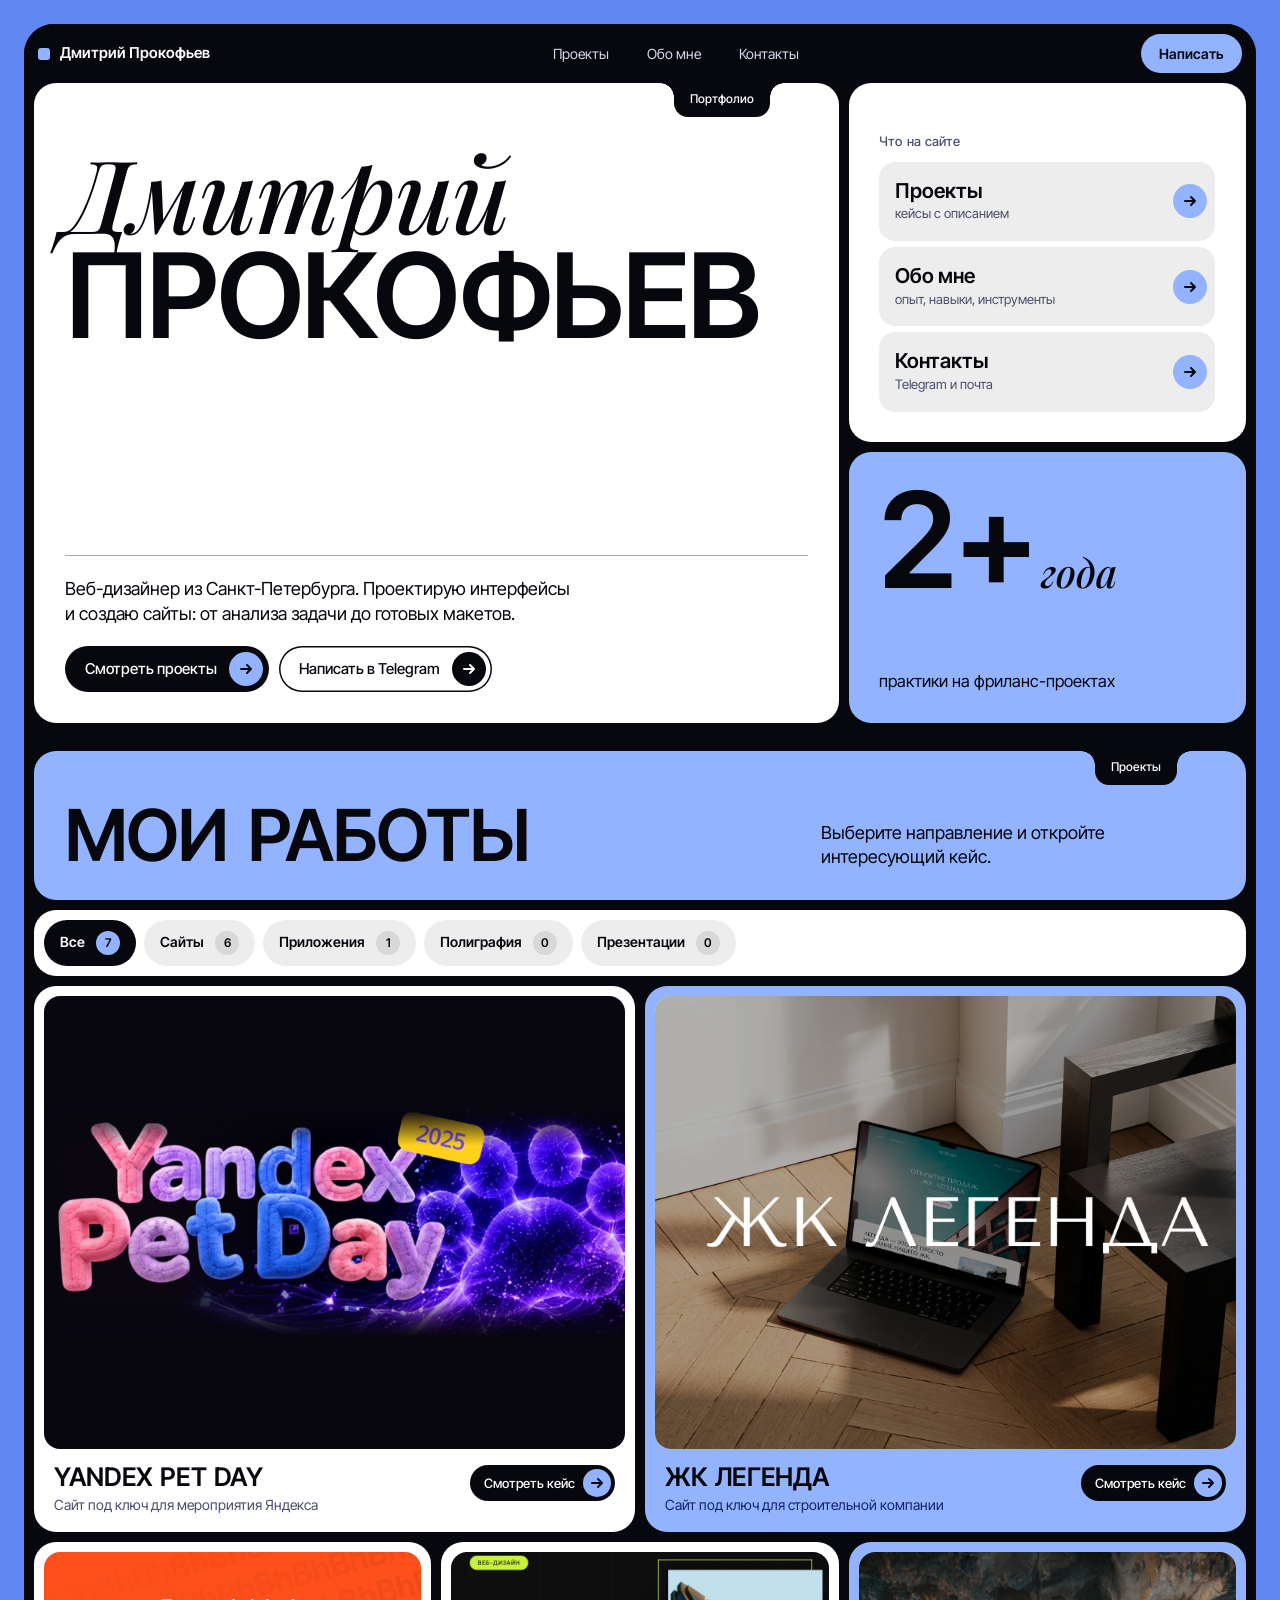
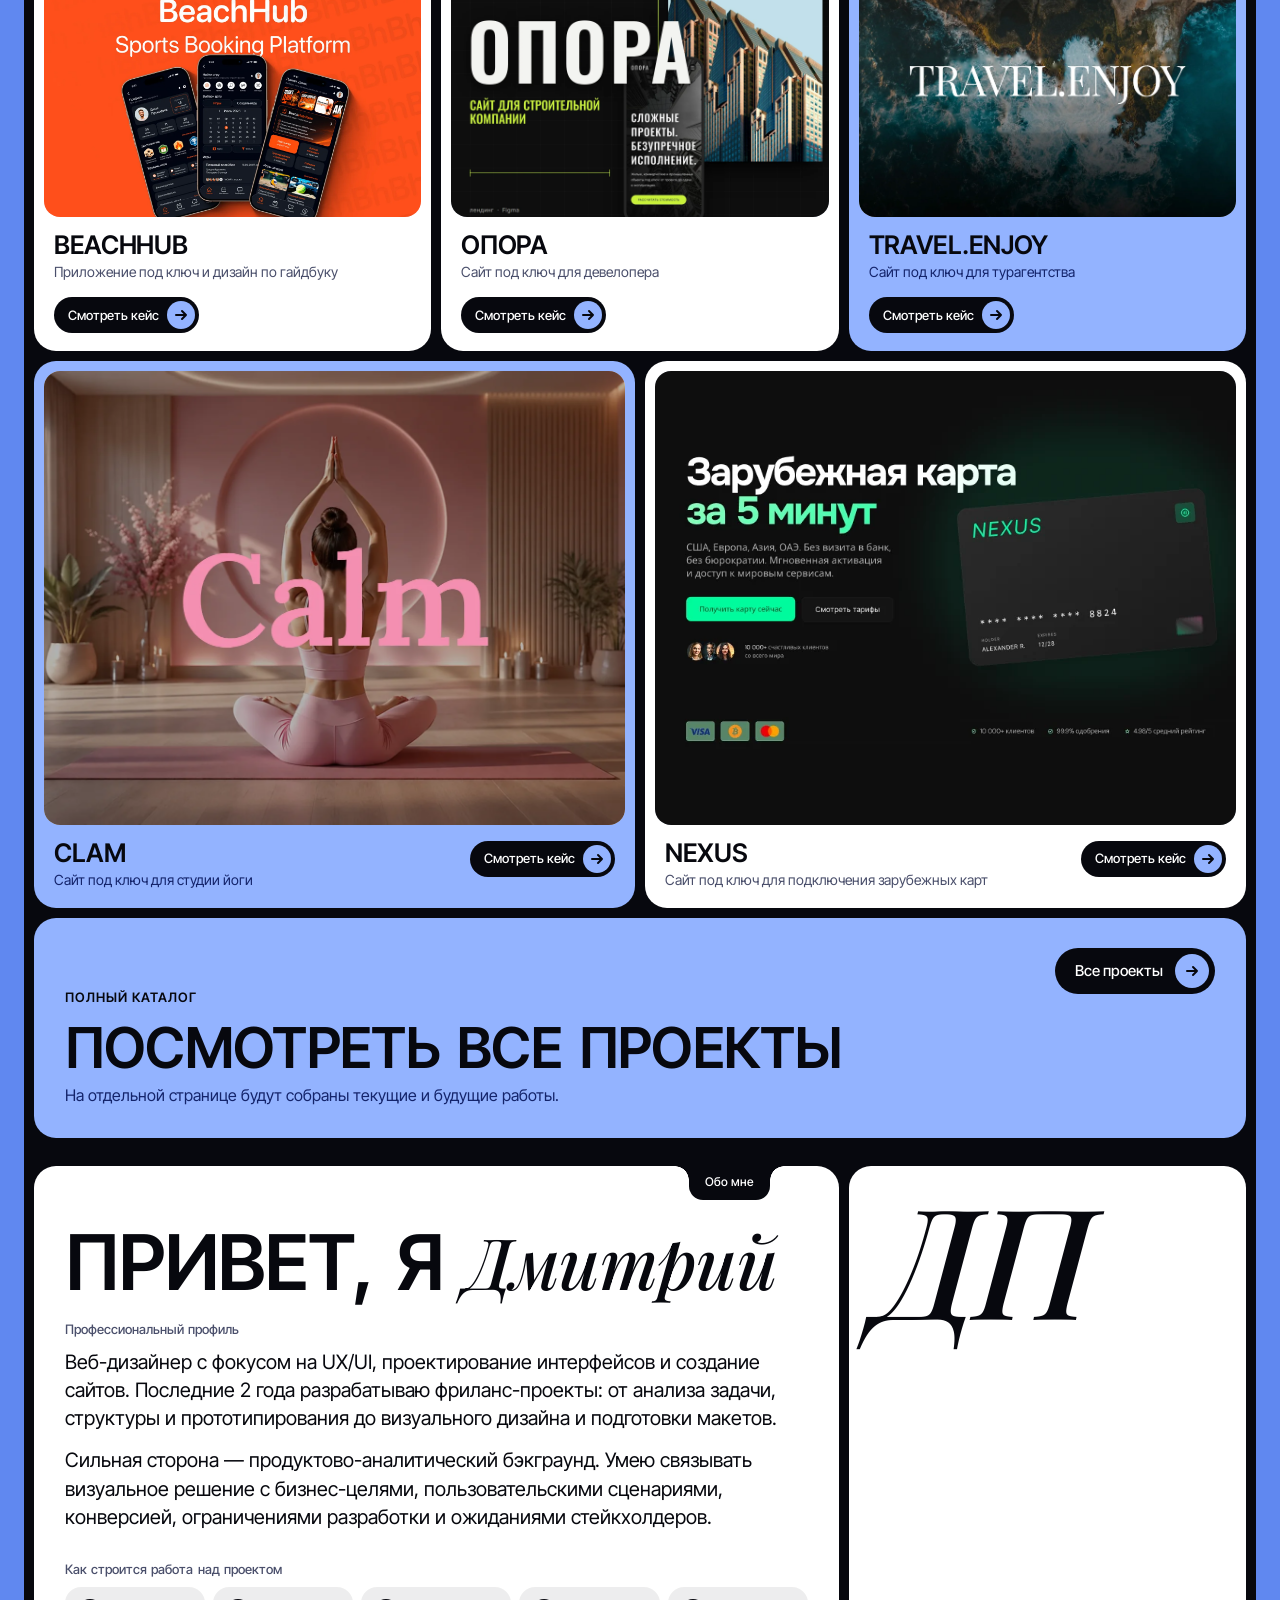
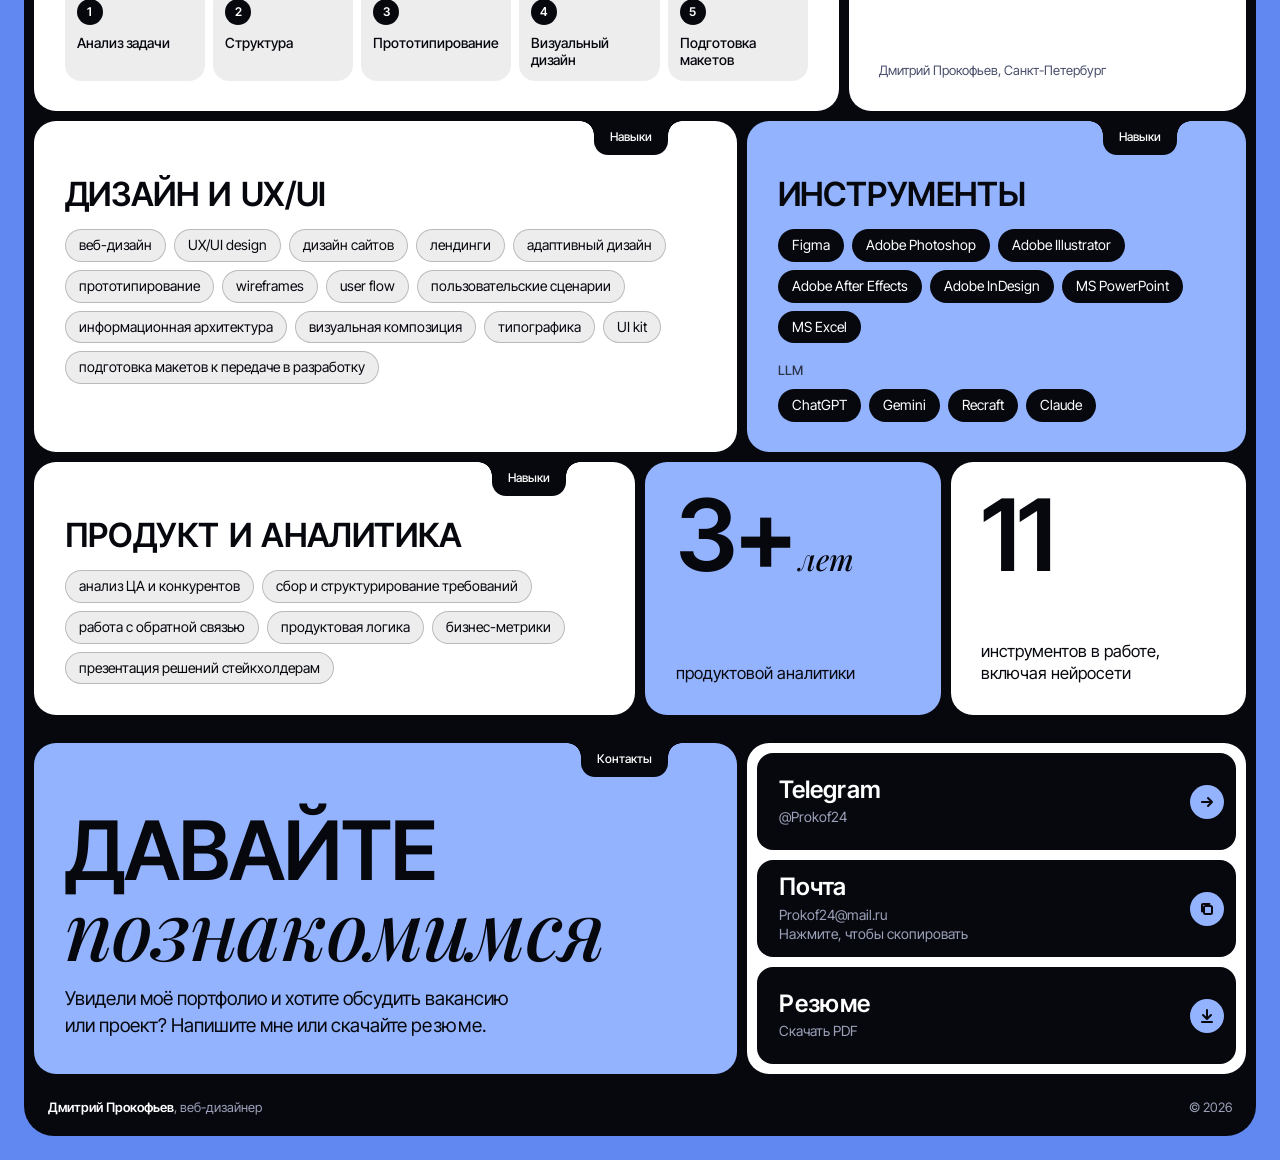
<file: index.html>
<!DOCTYPE html>
<html lang="ru">
<head>
<meta charset="utf-8">
<meta name="viewport" content="width=device-width, initial-scale=1, viewport-fit=cover">
<title>Дмитрий Прокофьев&nbsp;— веб-дизайнер из&nbsp;Санкт-Петербурга</title>
<meta name="description" content="Дмитрий Прокофьев — веб-дизайнер, UX/UI. Проекты, навыки и контакты.">
<meta name="theme-color" content="#6088f0">
<link rel="preconnect" href="https://fonts.googleapis.com">
<link rel="preconnect" href="https://fonts.gstatic.com" crossorigin>
<link href="https://fonts.googleapis.com/css2?family=Inter+Tight:wght@400;500;600&family=Playfair+Display:ital,wght@1,500&display=swap" rel="stylesheet">
<link rel="stylesheet" href="css/style.css">
</head>
<body>
<div class="frame">
<header class="nav">
  <a class="brand" href="#top">Дмитрий Прокофьев</a>
  <ul id="menu"><li><a href="#projects">Проекты</a></li><li><a href="#about">Обо&nbsp;мне</a></li><li><a href="#contacts">Контакты</a></li></ul>
  <a class="nav-cta" href="https://t.me/Prokof24" target="_blank" rel="noopener">Написать</a>
  <button class="burger" type="button" aria-label="Меню" aria-expanded="false" aria-controls="menu"><i></i><i></i><i></i></button>
</header>

<main class="bento">

<section class="card hero c8 r2" id="top">
  <span class="tab">Портфолио</span>
  <h1><i>Дмитрий</i>Прокофьев</h1>
  <div class="low">
    <p>Веб-дизайнер из&nbsp;Санкт-Петербурга. Проектирую интерфейсы и&nbsp;создаю сайты: от&nbsp;анализа задачи до&nbsp;готовых макетов.</p>
    <div class="btns">
      <a class="pill" href="#projects">Смотреть проекты <span class="dot"><svg viewBox="0 0 16 16" aria-hidden="true"><path d="M3 8h10M9 4l4 4-4 4"/></svg></span></a>
      <a class="pill ghost" href="https://t.me/Prokof24" target="_blank" rel="noopener">Написать в&nbsp;Telegram <span class="dot"><svg viewBox="0 0 16 16" aria-hidden="true"><path d="M3 8h10M9 4l4 4-4 4"/></svg></span></a>
    </div>
  </div>
</section>

<nav class="card toc c4" aria-label="Разделы сайта">
  <h2>Что&nbsp;на&nbsp;сайте</h2>
  <a href="#projects"><span><b>Проекты</b><small>кейсы с&nbsp;описанием</small></span><span class="go"><svg viewBox="0 0 16 16" aria-hidden="true"><path d="M3 8h10M9 4l4 4-4 4"/></svg></span></a>
  <a href="#about"><span><b>Обо&nbsp;мне</b><small>опыт, навыки, инструменты</small></span><span class="go"><svg viewBox="0 0 16 16" aria-hidden="true"><path d="M3 8h10M9 4l4 4-4 4"/></svg></span></a>
  <a href="#contacts"><span><b>Контакты</b><small>Telegram и&nbsp;почта</small></span><span class="go"><svg viewBox="0 0 16 16" aria-hidden="true"><path d="M3 8h10M9 4l4 4-4 4"/></svg></span></a>
</nav>

<div class="card accent stat m c4">
  <div class="big">2+<span class="u">года</span></div>
  <p>практики на&nbsp;фриланс-проектах</p>
</div>

<div class="sp" aria-hidden="true"></div>

<div class="card accent sechead c12" id="projects">
  <span class="tab">Проекты</span>
  <h2>Мои&nbsp;работы</h2>
  <p>Выберите направление и&nbsp;откройте интересующий кейс.</p>
</div>

<div class="card project-tools c12">
  <div class="project-filters" data-project-filters role="group" aria-label="Фильтр проектов">
    <button class="project-filter is-active" type="button" data-project-filter="all" aria-pressed="true">Все <span>7</span></button>
    <button class="project-filter" type="button" data-project-filter="sites" aria-pressed="false">Сайты <span>6</span></button>
    <button class="project-filter" type="button" data-project-filter="apps" aria-pressed="false">Приложения <span>1</span></button>
    <button class="project-filter" type="button" data-project-filter="print" aria-pressed="false">Полиграфия <span>0</span></button>
    <button class="project-filter" type="button" data-project-filter="presentations" aria-pressed="false">Презентации <span>0</span></button>
  </div>
</div>

<div class="project-grid c12" data-project-grid>
<a class="card proj c6" href="cases/yandex-pet-day.html" data-project-card data-category="sites">
  <div class="shot"><img src="img/yandex.webp" alt="Yandex Pet Day" loading="lazy"></div>
  <div class="in"><div><h3>Yandex Pet&nbsp;Day</h3><p>Сайт под&nbsp;ключ для&nbsp;мероприятия Яндекса</p></div><span class="pill sm">Смотреть кейс <span class="dot"><svg viewBox="0 0 16 16" aria-hidden="true"><path d="M3 8h10M9 4l4 4-4 4"/></svg></span></span></div>
</a>
<a class="card proj c6 accent" href="cases/zhk-legenda.html" data-project-card data-category="sites">
  <div class="shot"><img src="img/zhk.webp" alt="ЖК Легенда" loading="lazy"></div>
  <div class="in"><div><h3>ЖК&nbsp;Легенда</h3><p>Сайт под&nbsp;ключ для&nbsp;строительной компании</p></div><span class="pill sm">Смотреть кейс <span class="dot"><svg viewBox="0 0 16 16" aria-hidden="true"><path d="M3 8h10M9 4l4 4-4 4"/></svg></span></span></div>
</a>
<a class="card proj c4" href="cases/beachhub.html" data-project-card data-category="apps">
  <div class="shot"><img src="img/beachhub.webp" alt="BeachHub" loading="lazy"></div>
  <div class="in"><div><h3>BeachHub</h3><p>Приложение под&nbsp;ключ и&nbsp;дизайн по&nbsp;гайдбуку</p></div><span class="pill sm">Смотреть кейс <span class="dot"><svg viewBox="0 0 16 16" aria-hidden="true"><path d="M3 8h10M9 4l4 4-4 4"/></svg></span></span></div>
</a>
<a class="card proj c4" href="cases/opora.html" data-project-card data-category="sites">
  <div class="shot"><img src="img/opora.webp" alt="Опора" loading="lazy"></div>
  <div class="in"><div><h3>Опора</h3><p>Сайт под&nbsp;ключ для&nbsp;девелопера</p></div><span class="pill sm">Смотреть кейс <span class="dot"><svg viewBox="0 0 16 16" aria-hidden="true"><path d="M3 8h10M9 4l4 4-4 4"/></svg></span></span></div>
</a>
<a class="card proj c4 accent" href="cases/travel-enjoy.html" data-project-card data-category="sites">
  <div class="shot"><img src="img/travel.webp" alt="Travel.Enjoy" loading="lazy"></div>
  <div class="in"><div><h3>Travel.Enjoy</h3><p>Сайт под&nbsp;ключ для&nbsp;турагентства</p></div><span class="pill sm">Смотреть кейс <span class="dot"><svg viewBox="0 0 16 16" aria-hidden="true"><path d="M3 8h10M9 4l4 4-4 4"/></svg></span></span></div>
</a>
<a class="card proj c6 accent" href="cases/calm.html" data-project-card data-category="sites">
  <div class="shot"><img src="img/Clam.webp" alt="Clam" loading="lazy"></div>
  <div class="in"><div><h3>Clam</h3><p>Сайт под&nbsp;ключ для&nbsp;студии йоги</p></div><span class="pill sm">Смотреть кейс <span class="dot"><svg viewBox="0 0 16 16" aria-hidden="true"><path d="M3 8h10M9 4l4 4-4 4"/></svg></span></span></div>
</a>
<a class="card proj c6" href="cases/nexus.html" data-project-card data-category="sites">
  <div class="shot"><img src="img/nexus.webp" alt="Nexus" loading="lazy"></div>
  <div class="in"><div><h3>Nexus</h3><p>Сайт под&nbsp;ключ для&nbsp;подключения зарубежных карт</p></div><span class="pill sm">Смотреть кейс <span class="dot"><svg viewBox="0 0 16 16" aria-hidden="true"><path d="M3 8h10M9 4l4 4-4 4"/></svg></span></span></div>
</a>

<div class="card project-empty c12" data-project-empty hidden aria-live="polite">
  <span class="empty-mark" aria-hidden="true">+</span>
  <div><h3>Новые кейсы скоро</h3><p>Работы в&nbsp;этом направлении появятся здесь после публикации.</p></div>
</div>
</div>

<div class="card accent project-more c12">
  <div><span class="eyebrow">Полный каталог</span><h3>Посмотреть все проекты</h3><p>На отдельной странице будут собраны текущие и&nbsp;будущие работы.</p></div>
  <a class="pill" href="projects.html">Все проекты <span class="dot"><svg viewBox="0 0 16 16" aria-hidden="true"><path d="M3 8h10M9 4l4 4-4 4"/></svg></span></a>
</div>

<div class="sp" aria-hidden="true"></div>

<section class="card about c8" id="about">
  <span class="tab">Обо&nbsp;мне</span>
  <h2>Привет, я&nbsp;<i>Дмитрий</i></h2>
  <div class="lead">
    <h3>Профессиональный профиль</h3>
    <p>Веб-дизайнер с&nbsp;фокусом на&nbsp;UX/UI, проектирование интерфейсов и&nbsp;создание сайтов. Последние 2&nbsp;года разрабатываю фриланс-проекты: от&nbsp;анализа задачи, структуры и&nbsp;прототипирования до&nbsp;визуального дизайна и&nbsp;подготовки макетов.</p>
    <p>Сильная сторона&nbsp;— продуктово-аналитический бэкграунд. Умею связывать визуальное решение с&nbsp;бизнес-целями, пользовательскими сценариями, конверсией, ограничениями разработки и&nbsp;ожиданиями стейкхолдеров.</p>
  </div>
  <h3 class="flow-h">Как&nbsp;строится работа над&nbsp;проектом</h3>
  <ol class="flow"><li><span>1</span>Анализ задачи</li><li><span>2</span>Структура</li><li><span>3</span>Прототипирование</li><li><span>4</span>Визуальный дизайн</li><li><span>5</span>Подготовка макетов</li></ol>
</section>

<figure class="card ava c4" style="margin:0">
  <span class="ini" aria-hidden="true">ДП</span>
  <!-- ЗАМЕНИТЬ: положите свою фотографию в img/dmitry.webp и раскомментируйте строку ниже -->
  <!-- <img src="img/dmitry.webp" alt="Дмитрий Прокофьев"> -->
  <small>Дмитрий Прокофьев, Санкт-Петербург</small>
</figure>

<section class="card skills c7">
  <span class="tab">Навыки</span>
  <h2>Дизайн и&nbsp;UX/UI</h2>
  <ul class="chips"><li class="chip">веб-дизайн</li><li class="chip">UX/UI&nbsp;design</li><li class="chip">дизайн сайтов</li><li class="chip">лендинги</li><li class="chip">адаптивный дизайн</li><li class="chip">прототипирование</li><li class="chip">wireframes</li><li class="chip">user flow</li><li class="chip">пользовательские сценарии</li><li class="chip">информационная архитектура</li><li class="chip">визуальная композиция</li><li class="chip">типографика</li><li class="chip">UI&nbsp;kit</li><li class="chip">подготовка макетов к&nbsp;передаче в&nbsp;разработку</li></ul>
</section>

<section class="card accent skills c5">
  <span class="tab">Навыки</span>
  <h2>Инструменты</h2>
  <ul class="chips"><li class="chip">Figma</li><li class="chip">Adobe Photoshop</li><li class="chip">Adobe Illustrator</li><li class="chip">Adobe After Effects</li><li class="chip">Adobe InDesign</li><li class="chip">MS&nbsp;PowerPoint</li><li class="chip">MS&nbsp;Excel</li></ul>
  <p class="sub">LLM</p>
  <ul class="chips"><li class="chip">ChatGPT</li><li class="chip">Gemini</li><li class="chip">Recraft</li><li class="chip">Claude</li></ul>
</section>

<section class="card skills c6">
  <span class="tab">Навыки</span>
  <h2>Продукт и&nbsp;аналитика</h2>
  <ul class="chips"><li class="chip">анализ ЦА&nbsp;и&nbsp;конкурентов</li><li class="chip">сбор и&nbsp;структурирование требований</li><li class="chip">работа с&nbsp;обратной связью</li><li class="chip">продуктовая логика</li><li class="chip">бизнес-метрики</li><li class="chip">презентация решений стейкхолдерам</li></ul>
</section>

<div class="card accent stat s c3 sm">
  <div class="big">3+<span class="u">лет</span></div>
  <p>продуктовой аналитики</p>
</div>

<div class="card stat s c3 sm">
  <div class="big">11</div>
  <p>инструментов в&nbsp;работе, включая нейросети</p>
</div>

<div class="sp" aria-hidden="true"></div>

<section class="card accent cont c7" id="contacts">
  <span class="tab">Контакты</span>
  <h2>Давайте <i>познакомимся</i></h2>
  <p>Увидели моё&nbsp;портфолио и&nbsp;хотите обсудить вакансию или&nbsp;проект? Напишите мне&nbsp;или&nbsp;скачайте <span class="rz">резюме</span>.</p>
</section>

<div class="card links c5">
  <!-- Резюме: положите файл resume.pdf рядом с index.html (в корень сайта) -->
  <a class="lnk" href="https://t.me/Prokof24" target="_blank" rel="noopener"><span>Telegram<small>@Prokof24</small></span> <span class="go"><svg viewBox="0 0 16 16" aria-hidden="true"><path d="M3 8h10M9 4l4 4-4 4"/></svg></span></a>
  <button class="lnk" type="button" data-copy="Prokof24@mail.ru"><span>Почта<small>Prokof24@mail.ru</small><small class="hint" data-s>Нажмите, чтобы скопировать</small></span> <span class="go"><svg viewBox="0 0 16 16" aria-hidden="true"><rect x="5" y="5" width="8" height="8" rx="1.5"/><path d="M3 10.5V4a1 1 0 0 1 1-1h6.5"/></svg></span></button>
  <a class="lnk" href="resume.pdf" download="Прокофьев_Дмитрий_резюме.pdf"><span><span class="rz">Резюме</span><small>Скачать PDF</small></span> <span class="go"><svg viewBox="0 0 16 16" aria-hidden="true"><path d="M8 2v9M4 7l4 4 4-4M3 14h10"/></svg></span></a>
</div>

<footer class="foot">
  <span><b>Дмитрий Прокофьев</b>, веб-дизайнер</span>
  <span>© 2026</span>
</footer>

</main>
</div>
<script src="js/main.js" defer></script>
</body>
</html>
</file>
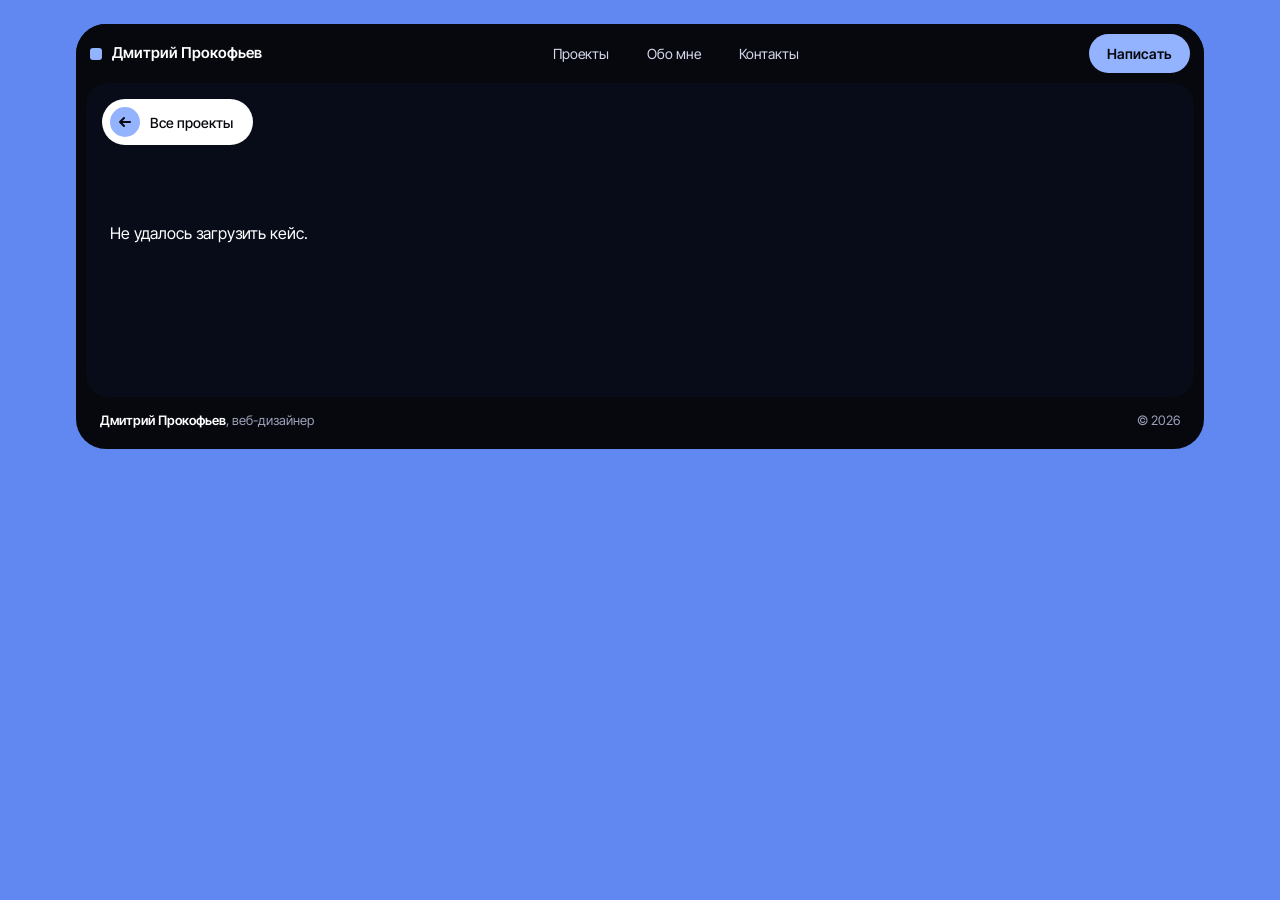
<file: case.html>
<!DOCTYPE html>
<html lang="ru">
<head>
<meta charset="utf-8">
<meta name="viewport" content="width=device-width, initial-scale=1, viewport-fit=cover">
<title>Кейс | Дмитрий Прокофьев</title>
<link rel="preconnect" href="https://fonts.googleapis.com">
<link rel="preconnect" href="https://fonts.gstatic.com" crossorigin>
<link href="https://fonts.googleapis.com/css2?family=Inter+Tight:wght@400;500;600&family=Playfair+Display:ital,wght@1,500&display=swap" rel="stylesheet">
<link rel="stylesheet" href="css/style.css">
</head><body class="case">
<div class="frame">
<header class="nav">
  <a class="brand" href="index.html">Дмитрий Прокофьев</a>
  <ul id="menu"><li><a href="projects.html">Проекты</a></li><li><a href="index.html#about">Обо мне</a></li><li><a href="index.html#contacts">Контакты</a></li></ul>
  <a class="nav-cta" href="https://t.me/Prokof24" target="_blank" rel="noopener">Написать</a>
  <button class="burger" type="button" aria-label="Меню" aria-expanded="false" aria-controls="menu"><i></i><i></i><i></i></button>
</header>
<main class="cs" id="cs"><div class="cs-top"><a class="back" href="projects.html"><span class="go"><svg viewBox="0 0 16 16" aria-hidden="true"><path d="M3 8h10M9 4l4 4-4 4"/></svg></span>Все проекты</a></div><div class="stack" id="stack"></div><div class="cs-btns" id="btns"></div></main>
<footer class="foot">
  <span><b>Дмитрий Прокофьев</b>, веб-дизайнер</span>
  <span>© 2026</span>
</footer>
</div>
<a class="fab fab-back" href="projects.html" aria-label="Все проекты" title="Все проекты"><svg viewBox="0 0 16 16" aria-hidden="true"><path d="M13 8H3M7 4L3 8l4 4"/></svg></a>
<button class="fab fab-top" type="button" aria-label="Наверх" title="Наверх"><svg viewBox="0 0 16 16" aria-hidden="true"><path d="M8 13V3M4 7l4-4 4 4"/></svg></button>
<script src="js/main.js" defer></script>
<script src="js/cms.js" defer></script>
<script src="js/case.js" defer></script>
</body>
</html>
</file>
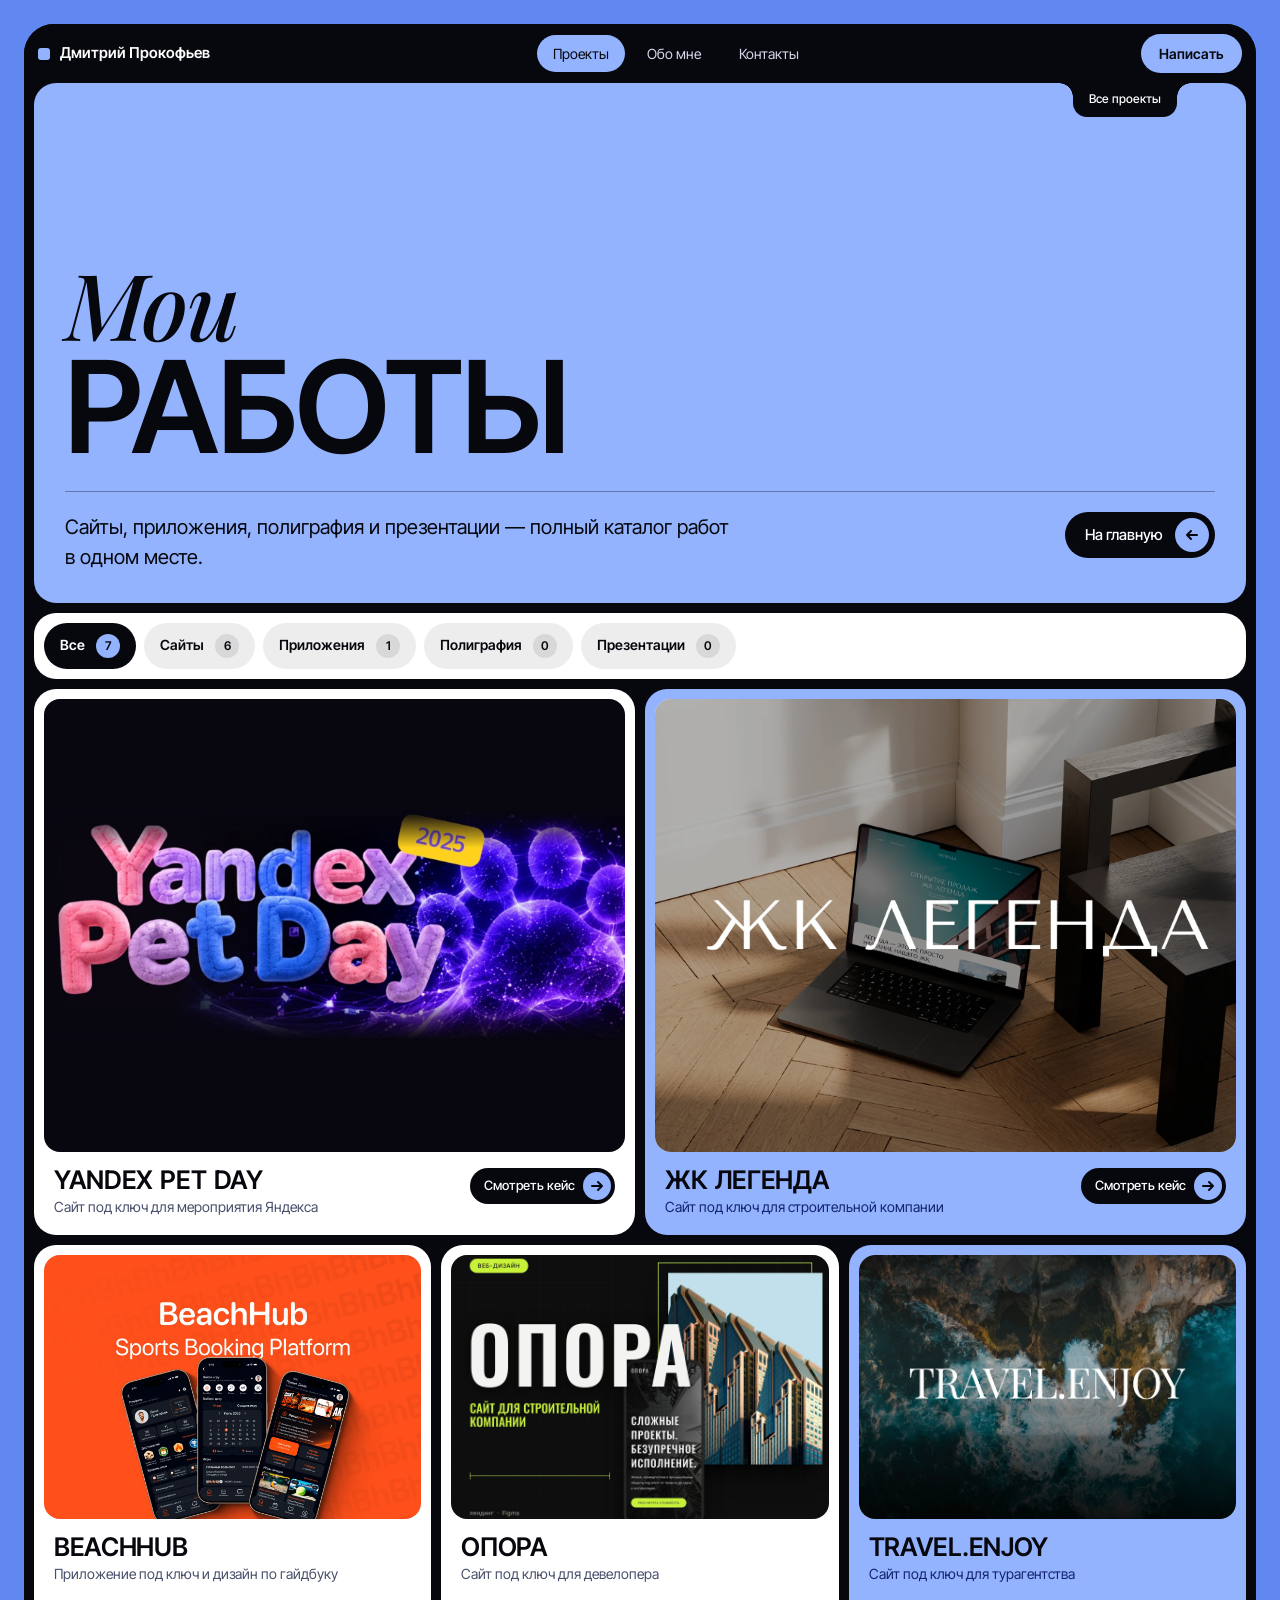
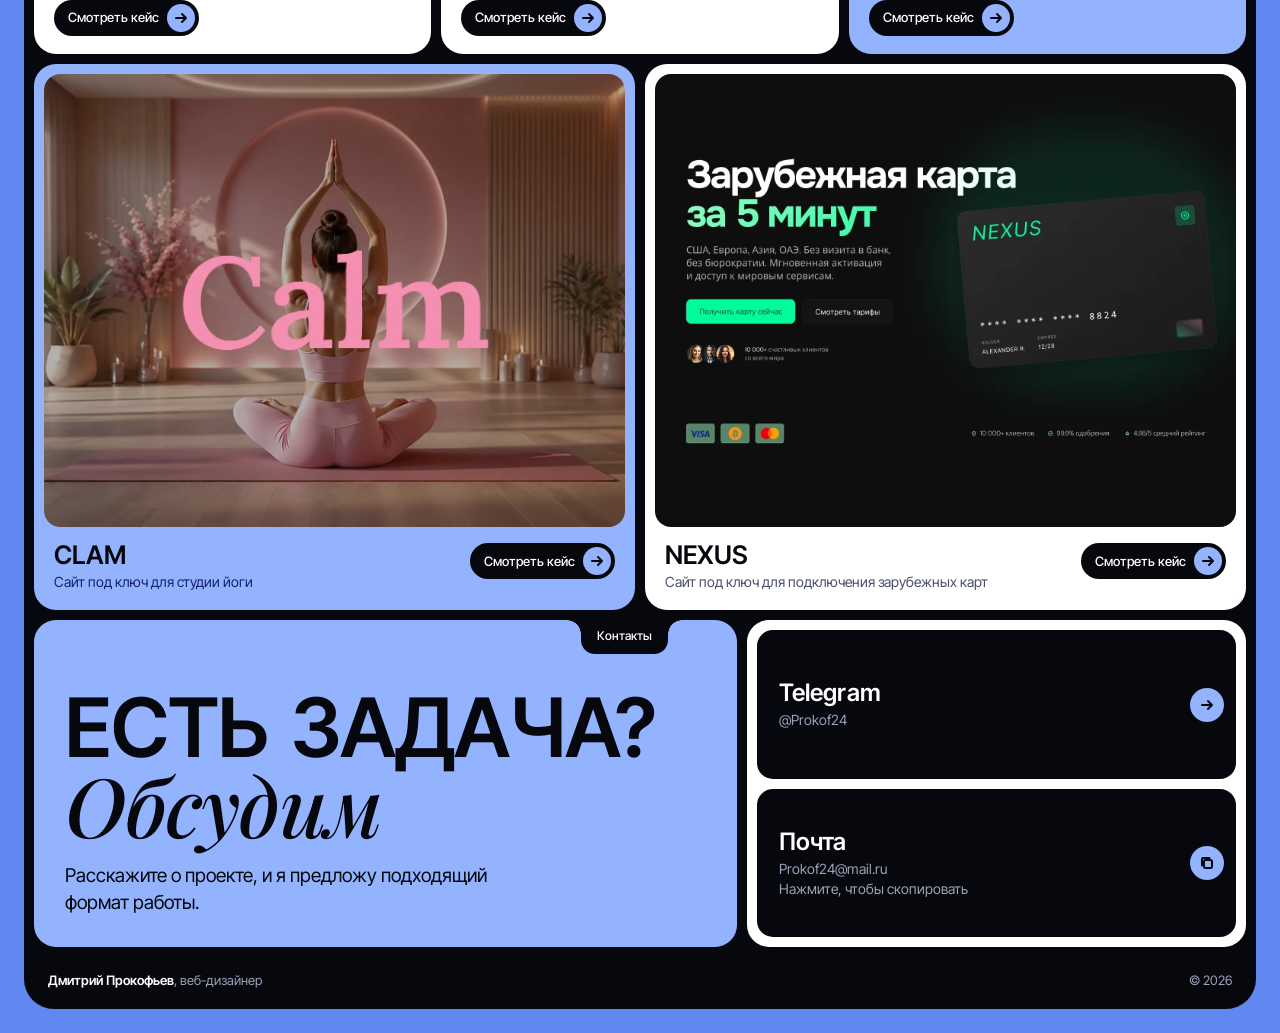
<file: projects.html>
<!DOCTYPE html>
<html lang="ru">
<head>
<meta charset="utf-8">
<meta name="viewport" content="width=device-width, initial-scale=1, viewport-fit=cover">
<title>Все проекты — Дмитрий Прокофьев</title>
<meta name="description" content="Все проекты Дмитрия Прокофьева: сайты, приложения, полиграфия и презентации.">
<meta name="theme-color" content="#6088f0">
<link rel="preconnect" href="https://fonts.googleapis.com">
<link rel="preconnect" href="https://fonts.gstatic.com" crossorigin>
<link href="https://fonts.googleapis.com/css2?family=Inter+Tight:wght@400;500;600&family=Playfair+Display:ital,wght@1,500&display=swap" rel="stylesheet">
<link rel="stylesheet" href="css/style.css">
</head>
<body>
<div class="frame">
<header class="nav">
  <a class="brand" href="index.html">Дмитрий Прокофьев</a>
  <ul id="menu"><li><a class="on" href="projects.html">Проекты</a></li><li><a href="index.html#about">Обо&nbsp;мне</a></li><li><a href="index.html#contacts">Контакты</a></li></ul>
  <a class="nav-cta" href="https://t.me/Prokof24" target="_blank" rel="noopener">Написать</a>
  <button class="burger" type="button" aria-label="Меню" aria-expanded="false" aria-controls="menu"><i></i><i></i><i></i></button>
</header>

<main class="bento">
<section class="card accent catalog-head c12">
  <span class="tab">Все проекты</span>
  <h1><i>Мои</i>работы</h1>
  <div class="catalog-intro">
    <p>Сайты, приложения, полиграфия и&nbsp;презентации&nbsp;— полный каталог работ в&nbsp;одном месте.</p>
    <a class="pill" href="index.html#projects">На главную <span class="dot"><svg viewBox="0 0 16 16" aria-hidden="true"><path d="M13 8H3M7 4L3 8l4 4"/></svg></span></a>
  </div>
</section>

<div class="card project-tools c12">
  <div class="project-filters" data-project-filters role="group" aria-label="Фильтр проектов">
    <button class="project-filter is-active" type="button" data-project-filter="all" aria-pressed="true">Все <span>7</span></button>
    <button class="project-filter" type="button" data-project-filter="sites" aria-pressed="false">Сайты <span>6</span></button>
    <button class="project-filter" type="button" data-project-filter="apps" aria-pressed="false">Приложения <span>1</span></button>
    <button class="project-filter" type="button" data-project-filter="print" aria-pressed="false">Полиграфия <span>0</span></button>
    <button class="project-filter" type="button" data-project-filter="presentations" aria-pressed="false">Презентации <span>0</span></button>
  </div>
</div>

<div class="project-grid c12" data-project-grid>
<a class="card proj c6" href="cases/yandex-pet-day.html" data-project-card data-category="sites">
  <div class="shot"><img src="img/yandex.webp" alt="Yandex Pet Day" loading="lazy"></div>
  <div class="in"><div><h3>Yandex Pet&nbsp;Day</h3><p>Сайт под&nbsp;ключ для&nbsp;мероприятия Яндекса</p></div><span class="pill sm">Смотреть кейс <span class="dot"><svg viewBox="0 0 16 16" aria-hidden="true"><path d="M3 8h10M9 4l4 4-4 4"/></svg></span></span></div>
</a>
<a class="card proj c6 accent" href="cases/zhk-legenda.html" data-project-card data-category="sites">
  <div class="shot"><img src="img/zhk.webp" alt="ЖК Легенда" loading="lazy"></div>
  <div class="in"><div><h3>ЖК&nbsp;Легенда</h3><p>Сайт под&nbsp;ключ для&nbsp;строительной компании</p></div><span class="pill sm">Смотреть кейс <span class="dot"><svg viewBox="0 0 16 16" aria-hidden="true"><path d="M3 8h10M9 4l4 4-4 4"/></svg></span></span></div>
</a>
<a class="card proj c4" href="cases/beachhub.html" data-project-card data-category="apps">
  <div class="shot"><img src="img/beachhub.webp" alt="BeachHub" loading="lazy"></div>
  <div class="in"><div><h3>BeachHub</h3><p>Приложение под&nbsp;ключ и&nbsp;дизайн по&nbsp;гайдбуку</p></div><span class="pill sm">Смотреть кейс <span class="dot"><svg viewBox="0 0 16 16" aria-hidden="true"><path d="M3 8h10M9 4l4 4-4 4"/></svg></span></span></div>
</a>
<a class="card proj c4" href="cases/opora.html" data-project-card data-category="sites">
  <div class="shot"><img src="img/opora.webp" alt="Опора" loading="lazy"></div>
  <div class="in"><div><h3>Опора</h3><p>Сайт под&nbsp;ключ для&nbsp;девелопера</p></div><span class="pill sm">Смотреть кейс <span class="dot"><svg viewBox="0 0 16 16" aria-hidden="true"><path d="M3 8h10M9 4l4 4-4 4"/></svg></span></span></div>
</a>
<a class="card proj c4 accent" href="cases/travel-enjoy.html" data-project-card data-category="sites">
  <div class="shot"><img src="img/travel.webp" alt="Travel.Enjoy" loading="lazy"></div>
  <div class="in"><div><h3>Travel.Enjoy</h3><p>Сайт под&nbsp;ключ для&nbsp;турагентства</p></div><span class="pill sm">Смотреть кейс <span class="dot"><svg viewBox="0 0 16 16" aria-hidden="true"><path d="M3 8h10M9 4l4 4-4 4"/></svg></span></span></div>
</a>
<a class="card proj c6 accent" href="cases/calm.html" data-project-card data-category="sites">
  <div class="shot"><img src="img/Clam.webp" alt="Clam" loading="lazy"></div>
  <div class="in"><div><h3>Clam</h3><p>Сайт под&nbsp;ключ для&nbsp;студии йоги</p></div><span class="pill sm">Смотреть кейс <span class="dot"><svg viewBox="0 0 16 16" aria-hidden="true"><path d="M3 8h10M9 4l4 4-4 4"/></svg></span></span></div>
</a>
<a class="card proj c6" href="cases/nexus.html" data-project-card data-category="sites">
  <div class="shot"><img src="img/nexus.webp" alt="Nexus" loading="lazy"></div>
  <div class="in"><div><h3>Nexus</h3><p>Сайт под&nbsp;ключ для&nbsp;подключения зарубежных карт</p></div><span class="pill sm">Смотреть кейс <span class="dot"><svg viewBox="0 0 16 16" aria-hidden="true"><path d="M3 8h10M9 4l4 4-4 4"/></svg></span></span></div>
</a>

<div class="card project-empty c12" data-project-empty hidden aria-live="polite">
  <span class="empty-mark" aria-hidden="true">+</span>
  <div><h3>Новые кейсы скоро</h3><p>Работы в&nbsp;этом направлении появятся здесь после публикации.</p></div>
</div>
</div>

<section class="card accent cont c7" id="contacts">
  <span class="tab">Контакты</span>
  <h2>Есть задача? <i>Обсудим</i></h2>
  <p>Расскажите о&nbsp;проекте, и&nbsp;я предложу подходящий формат работы.</p>
</section>
<div class="card links c5">
  <a class="lnk" href="https://t.me/Prokof24" target="_blank" rel="noopener"><span>Telegram<small>@Prokof24</small></span><span class="go"><svg viewBox="0 0 16 16" aria-hidden="true"><path d="M3 8h10M9 4l4 4-4 4"/></svg></span></a>
  <button class="lnk" type="button" data-copy="Prokof24@mail.ru"><span>Почта<small>Prokof24@mail.ru</small><small class="hint" data-s>Нажмите, чтобы скопировать</small></span><span class="go"><svg viewBox="0 0 16 16" aria-hidden="true"><rect x="5" y="5" width="8" height="8" rx="1.5"/><path d="M3 10.5V4a1 1 0 0 1 1-1h6.5"/></svg></span></button>
</div>

<footer class="foot">
  <span><b>Дмитрий Прокофьев</b>, веб-дизайнер</span>
  <span>© 2026</span>
</footer>
</main>
</div>
<script src="js/main.js" defer></script>
</body>
</html>
</file>
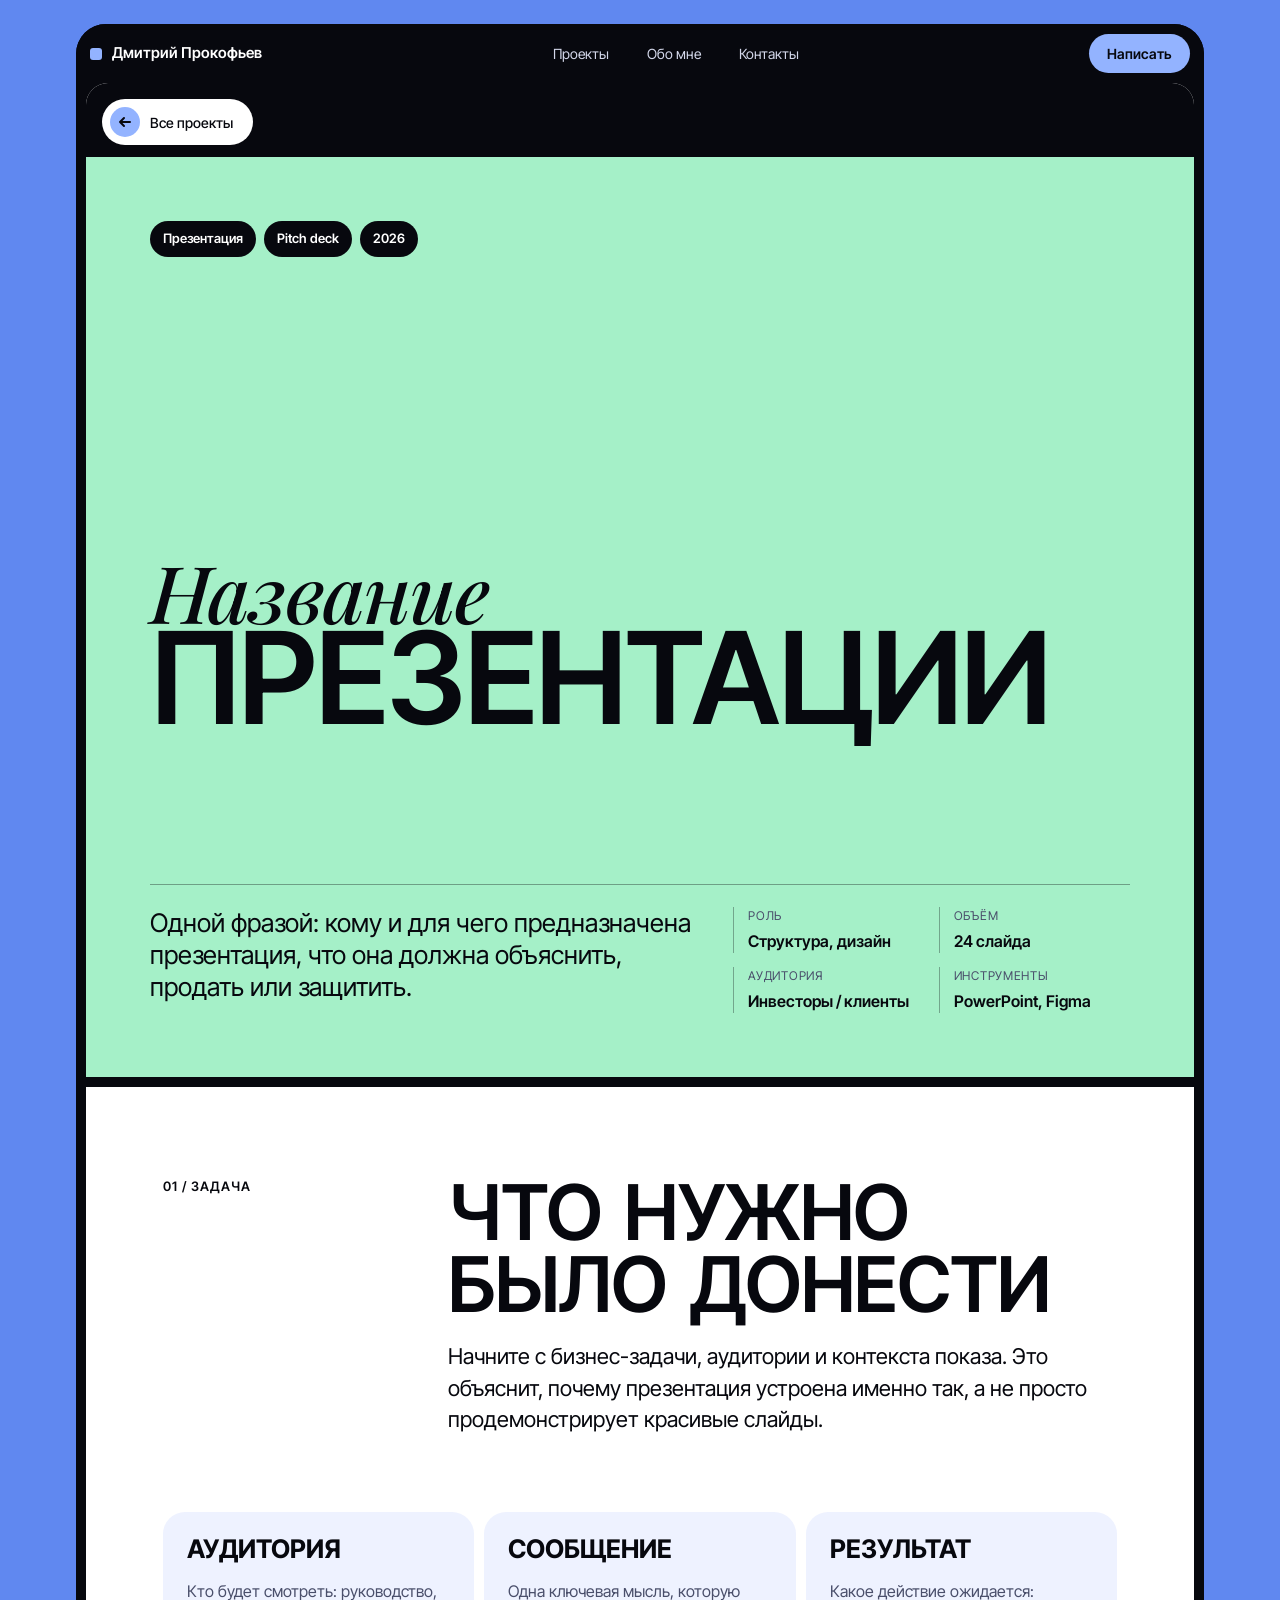
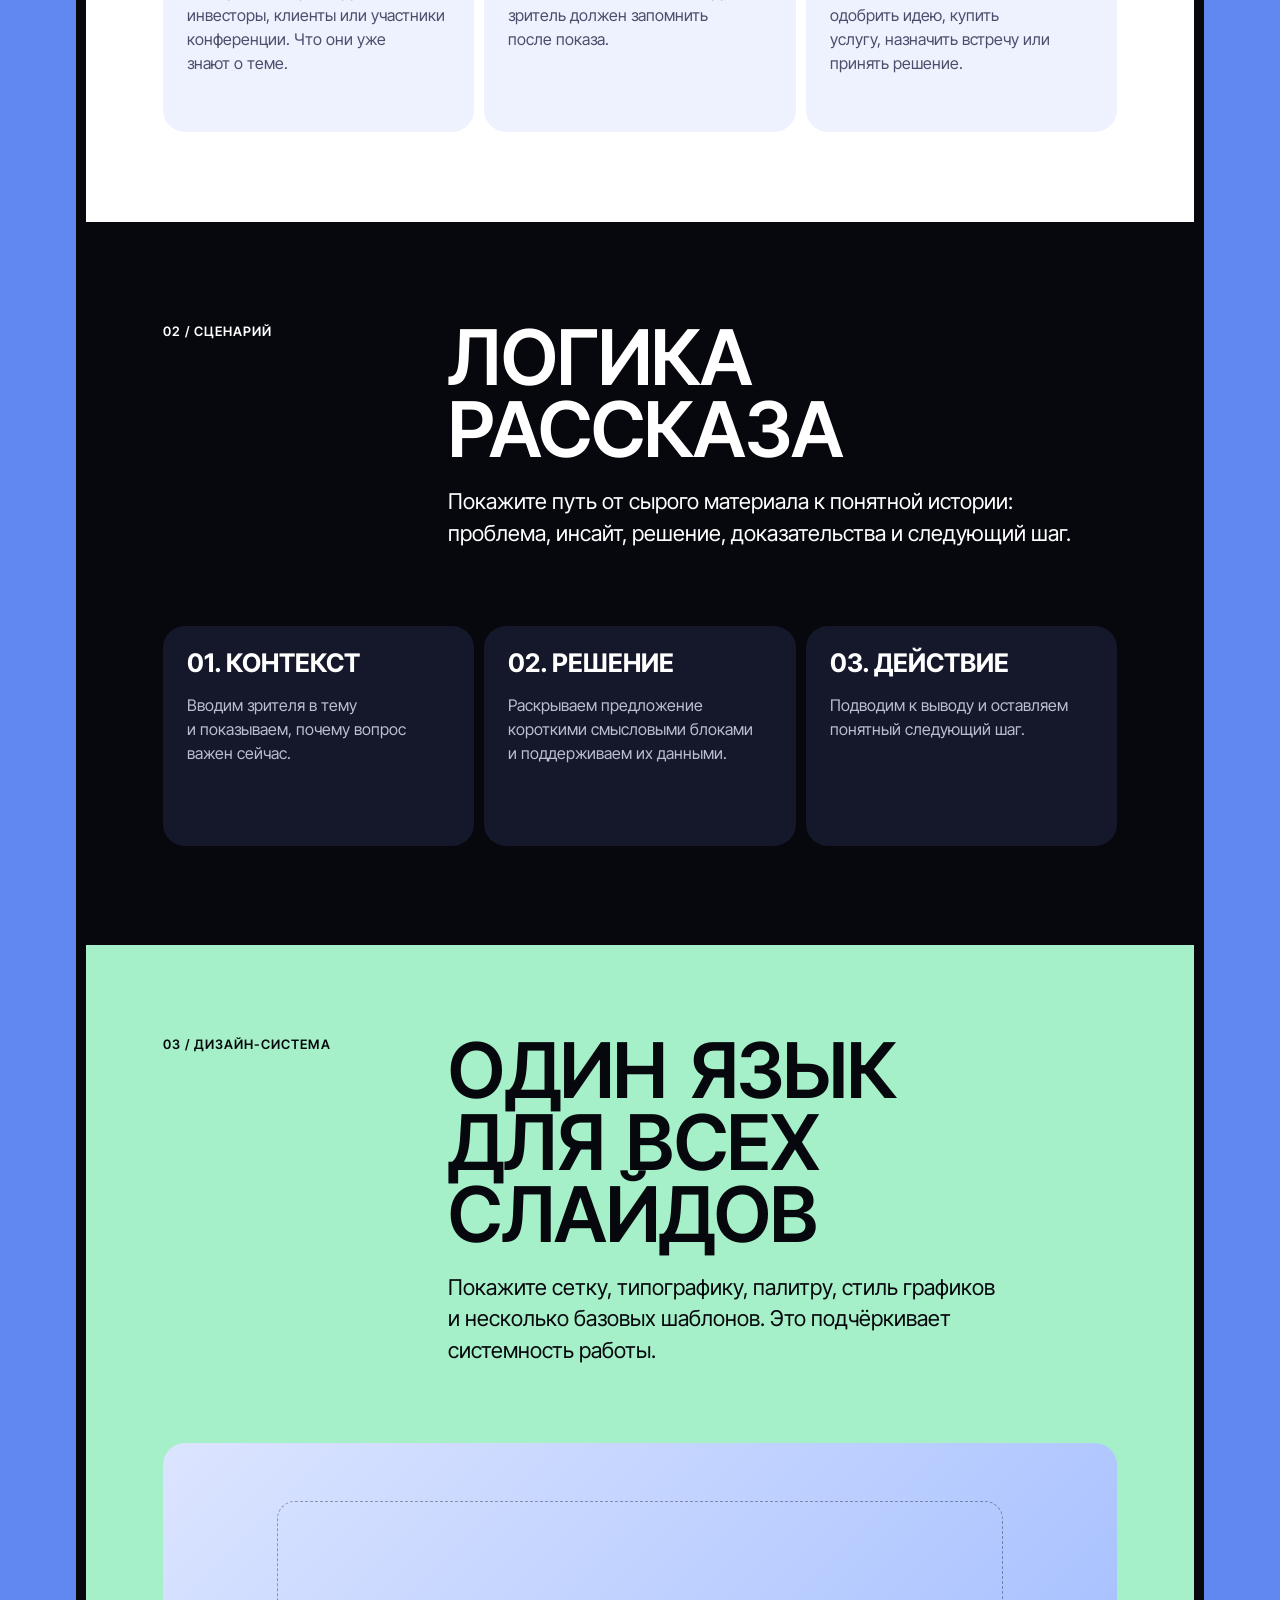
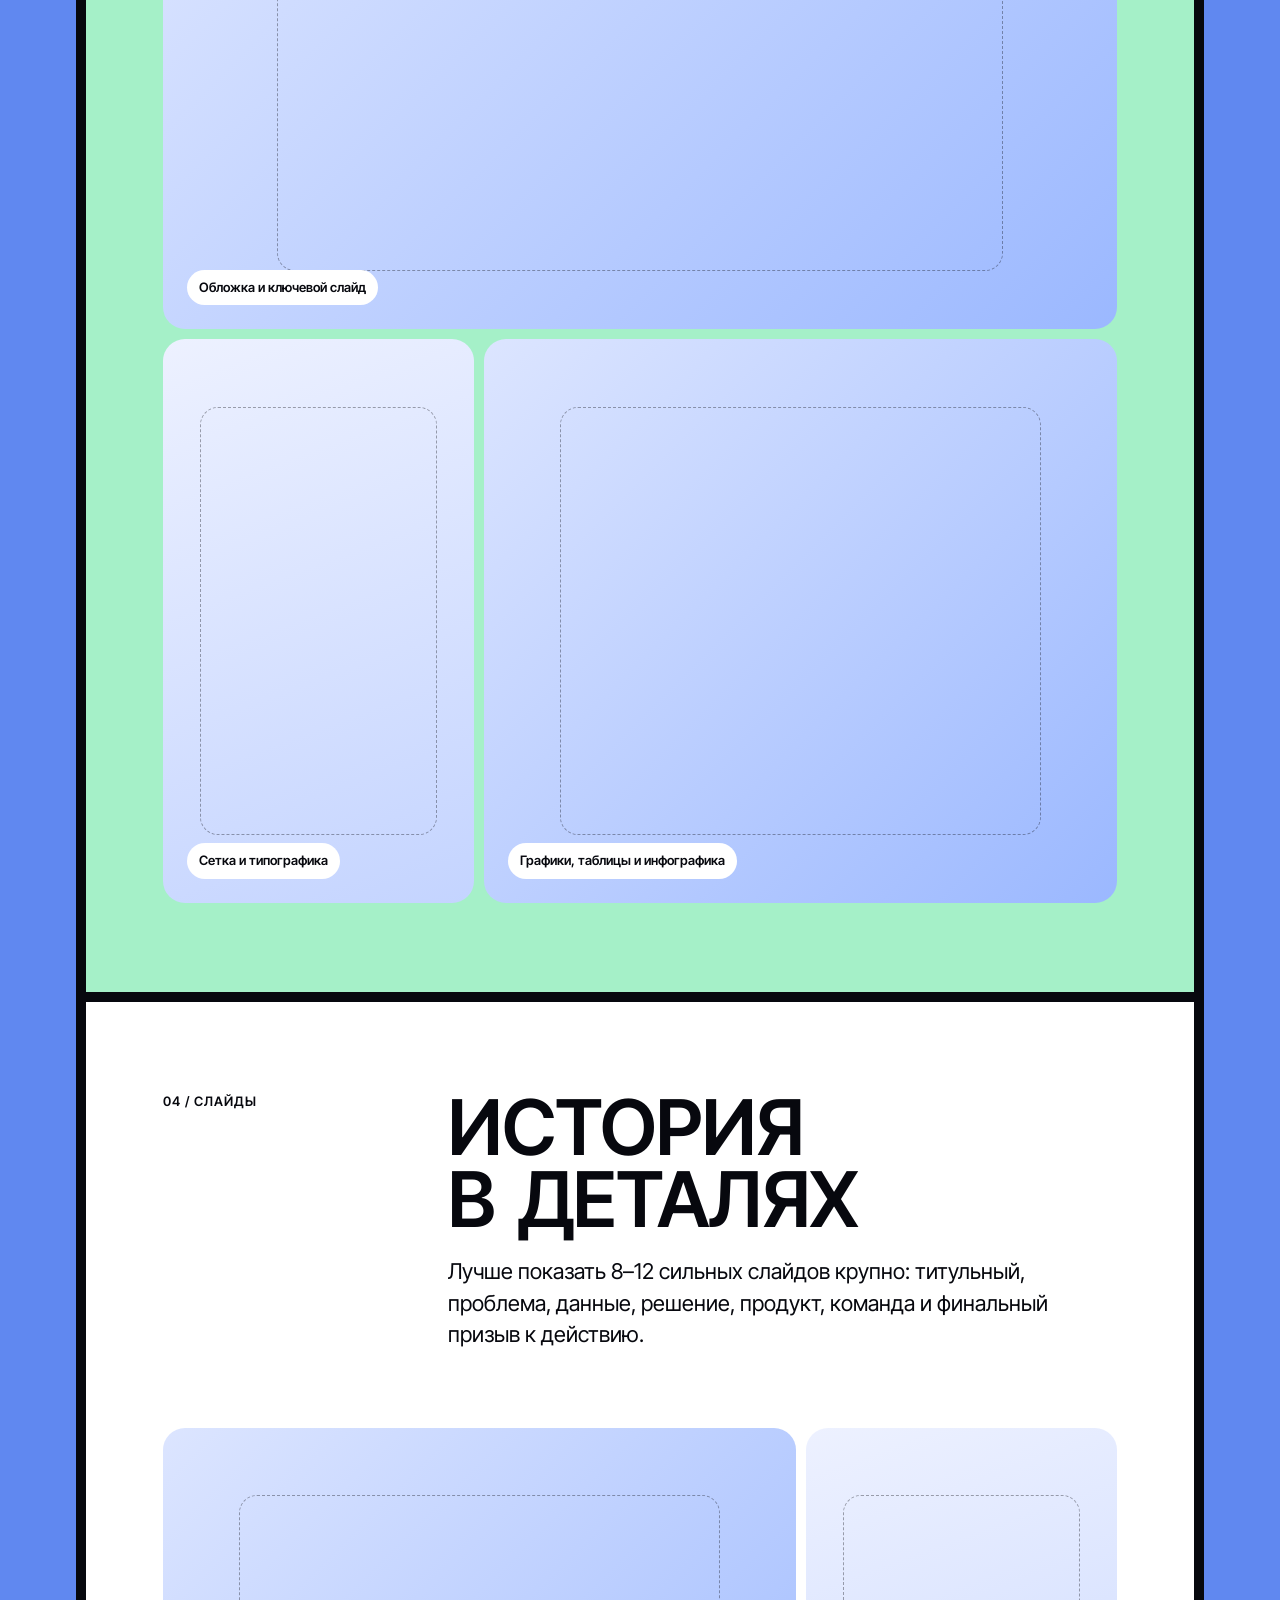
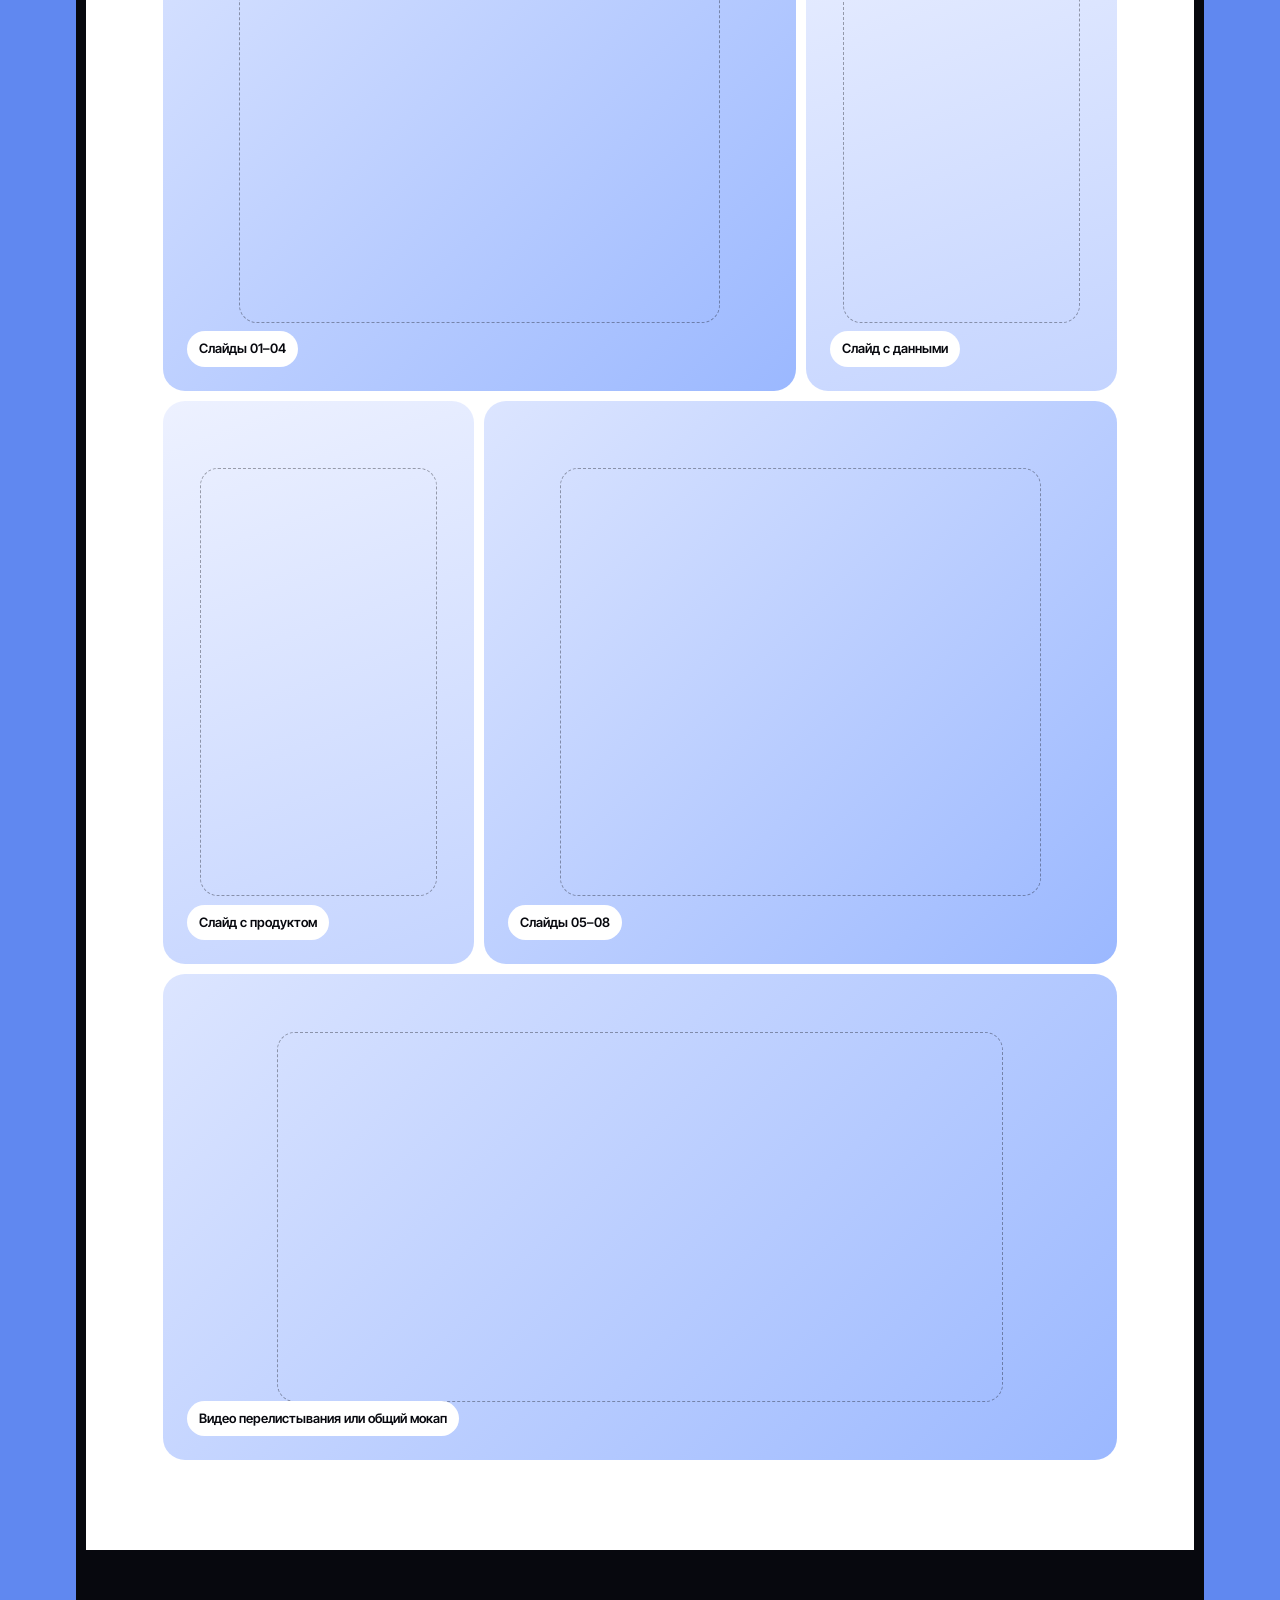
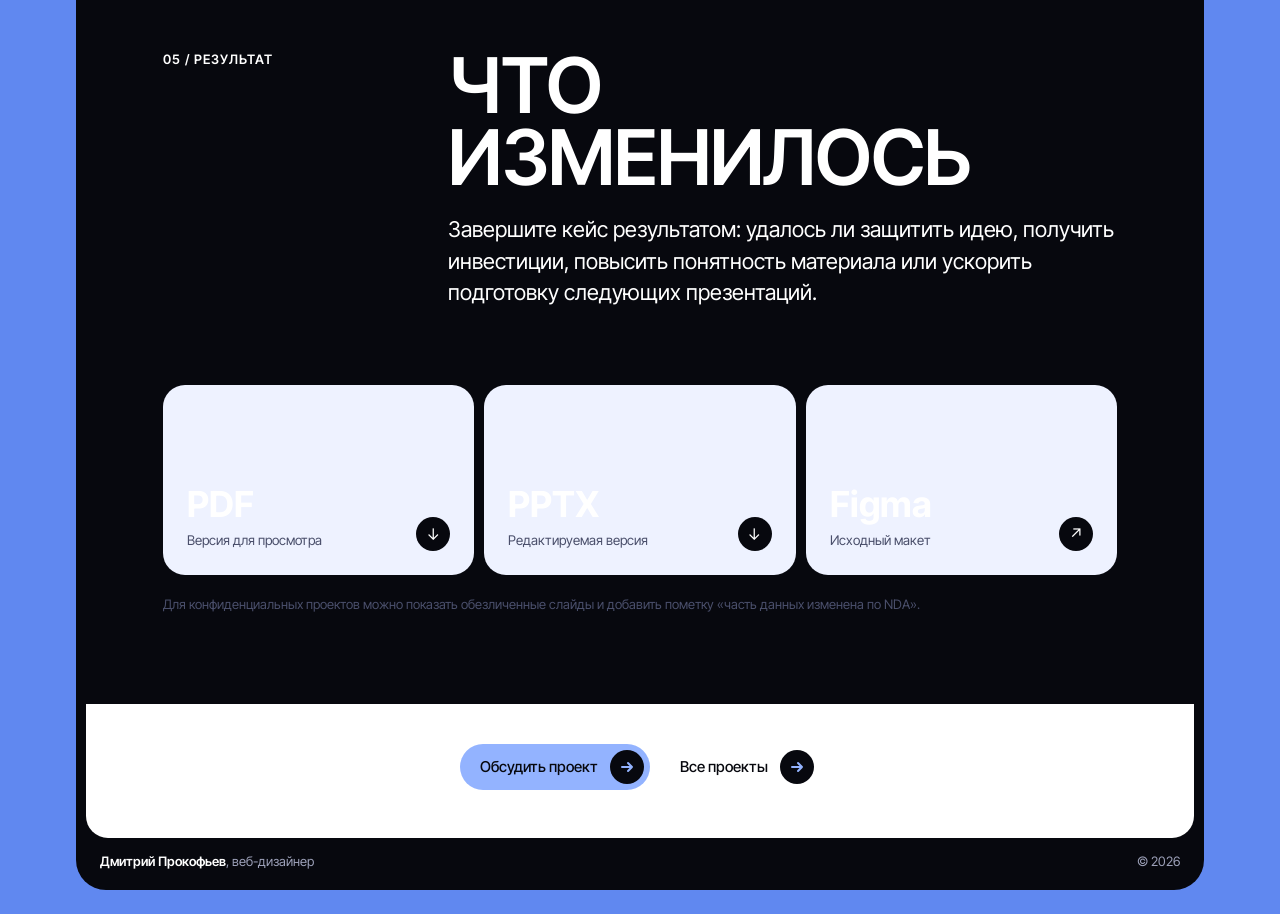
<file: cases/_template-presentation.html>
<!DOCTYPE html>
<html lang="ru">
<head>
<meta charset="utf-8">
<meta name="viewport" content="width=device-width, initial-scale=1, viewport-fit=cover">
<title>Шаблон кейса: презентация | Дмитрий Прокофьев</title>
<meta name="robots" content="noindex">
<link rel="preconnect" href="https://fonts.googleapis.com">
<link rel="preconnect" href="https://fonts.gstatic.com" crossorigin>
<link href="https://fonts.googleapis.com/css2?family=Inter+Tight:wght@400;500;600&family=Playfair+Display:ital,wght@1,500&display=swap" rel="stylesheet">
<link rel="stylesheet" href="../css/style.css">
</head>
<body class="case">
<div class="frame">
<header class="nav">
  <a class="brand" href="../index.html">Дмитрий Прокофьев</a>
  <ul id="menu"><li><a href="../projects.html">Проекты</a></li><li><a href="../index.html#about">Обо мне</a></li><li><a href="../index.html#contacts">Контакты</a></li></ul>
  <a class="nav-cta" href="https://t.me/Prokof24" target="_blank" rel="noopener">Написать</a>
  <button class="burger" type="button" aria-label="Меню" aria-expanded="false" aria-controls="menu"><i></i><i></i><i></i></button>
</header>

<main class="cs case-template" style="--case-color:#a5f0c8">
  <div class="cs-top"><a class="back" href="../projects.html?category=presentations"><span class="go"><svg viewBox="0 0 16 16" aria-hidden="true"><path d="M3 8h10M9 4l4 4-4 4"/></svg></span>Все проекты</a></div>

  <section class="case-cover">
    <div class="case-kicker"><span class="case-tag">Презентация</span><span class="case-tag">Pitch deck</span><span class="case-tag">2026</span></div>
    <h1><i>Название</i>презентации</h1>
    <div class="case-lead">
      <p>Одной фразой: кому и&nbsp;для&nbsp;чего предназначена презентация, что она должна объяснить, продать или защитить.</p>
      <dl class="case-facts">
        <div><dt>Роль</dt><dd>Структура, дизайн</dd></div>
        <div><dt>Объём</dt><dd>24 слайда</dd></div>
        <div><dt>Аудитория</dt><dd>Инвесторы / клиенты</dd></div>
        <div><dt>Инструменты</dt><dd>PowerPoint, Figma</dd></div>
      </dl>
    </div>
  </section>

  <section class="case-section">
    <div class="case-section-head"><span class="case-number">01 / Задача</span><div><h2>Что нужно было донести</h2><p>Начните с&nbsp;бизнес-задачи, аудитории и&nbsp;контекста показа. Это объяснит, почему презентация устроена именно так, а&nbsp;не&nbsp;просто продемонстрирует красивые слайды.</p></div></div>
    <div class="case-copy-grid">
      <article class="case-copy"><strong>Аудитория</strong><p>Кто будет смотреть: руководство, инвесторы, клиенты или участники конференции. Что они уже знают о&nbsp;теме.</p></article>
      <article class="case-copy"><strong>Сообщение</strong><p>Одна ключевая мысль, которую зритель должен запомнить после показа.</p></article>
      <article class="case-copy"><strong>Результат</strong><p>Какое действие ожидается: одобрить идею, купить услугу, назначить встречу или принять решение.</p></article>
    </div>
  </section>

  <section class="case-section dark">
    <div class="case-section-head"><span class="case-number">02 / Сценарий</span><div><h2>Логика рассказа</h2><p>Покажите путь от&nbsp;сырого материала к&nbsp;понятной истории: проблема, инсайт, решение, доказательства и&nbsp;следующий шаг.</p></div></div>
    <div class="case-copy-grid">
      <article class="case-copy"><strong>01. Контекст</strong><p>Вводим зрителя в&nbsp;тему и&nbsp;показываем, почему вопрос важен сейчас.</p></article>
      <article class="case-copy"><strong>02. Решение</strong><p>Раскрываем предложение короткими смысловыми блоками и&nbsp;поддерживаем их данными.</p></article>
      <article class="case-copy"><strong>03. Действие</strong><p>Подводим к&nbsp;выводу и&nbsp;оставляем понятный следующий шаг.</p></article>
    </div>
  </section>

  <section class="case-section accent">
    <div class="case-section-head"><span class="case-number">03 / Дизайн-система</span><div><h2>Один язык для&nbsp;всех слайдов</h2><p>Покажите сетку, типографику, палитру, стиль графиков и&nbsp;несколько базовых шаблонов. Это подчёркивает системность работы.</p></div></div>
    <div class="case-visuals">
      <div class="case-placeholder wide"><span>Обложка и ключевой слайд</span></div>
      <div class="case-placeholder small"><span>Сетка и типографика</span></div>
      <div class="case-placeholder"><span>Графики, таблицы и инфографика</span></div>
    </div>
  </section>

  <section class="case-section">
    <div class="case-section-head"><span class="case-number">04 / Слайды</span><div><h2>История в&nbsp;деталях</h2><p>Лучше показать 8–12 сильных слайдов крупно: титульный, проблема, данные, решение, продукт, команда и&nbsp;финальный призыв к&nbsp;действию.</p></div></div>
    <div class="case-visuals">
      <div class="case-placeholder"><span>Слайды 01–04</span></div>
      <div class="case-placeholder small"><span>Слайд с данными</span></div>
      <div class="case-placeholder small"><span>Слайд с продуктом</span></div>
      <div class="case-placeholder"><span>Слайды 05–08</span></div>
      <div class="case-placeholder wide"><span>Видео перелистывания или общий мокап</span></div>
    </div>
  </section>

  <section class="case-section dark">
    <div class="case-section-head"><span class="case-number">05 / Результат</span><div><h2>Что изменилось</h2><p>Завершите кейс результатом: удалось ли защитить идею, получить инвестиции, повысить понятность материала или ускорить подготовку следующих презентаций.</p></div></div>
    <div class="case-downloads">
      <div class="case-file"><div><strong>PDF</strong><small>Версия для просмотра</small></div><span class="go">↓</span></div>
      <div class="case-file"><div><strong>PPTX</strong><small>Редактируемая версия</small></div><span class="go">↓</span></div>
      <div class="case-file"><div><strong>Figma</strong><small>Исходный макет</small></div><span class="go">↗</span></div>
    </div>
    <p class="case-note">Для конфиденциальных проектов можно показать обезличенные слайды и&nbsp;добавить пометку «часть данных изменена по&nbsp;NDA».</p>
  </section>

  <div class="cs-btns"><a class="pill p" href="../index.html#contacts">Обсудить проект <span class="dot"><svg viewBox="0 0 16 16" aria-hidden="true"><path d="M3 8h10M9 4l4 4-4 4"/></svg></span></a><a class="pill" href="../projects.html?category=presentations">Все проекты <span class="dot"><svg viewBox="0 0 16 16" aria-hidden="true"><path d="M3 8h10M9 4l4 4-4 4"/></svg></span></a></div>
</main>
<footer class="foot"><span><b>Дмитрий Прокофьев</b>, веб-дизайнер</span><span>© 2026</span></footer>
</div>
<a class="fab fab-back" href="../projects.html?category=presentations" aria-label="Все проекты" title="Все проекты"><svg viewBox="0 0 16 16" aria-hidden="true"><path d="M13 8H3M7 4L3 8l4 4"/></svg></a>
<button class="fab fab-top" type="button" aria-label="Наверх" title="Наверх"><svg viewBox="0 0 16 16" aria-hidden="true"><path d="M8 13V3M4 7l4-4 4 4"/></svg></button>
<script src="../js/main.js" defer></script>
</body>
</html>
</file>
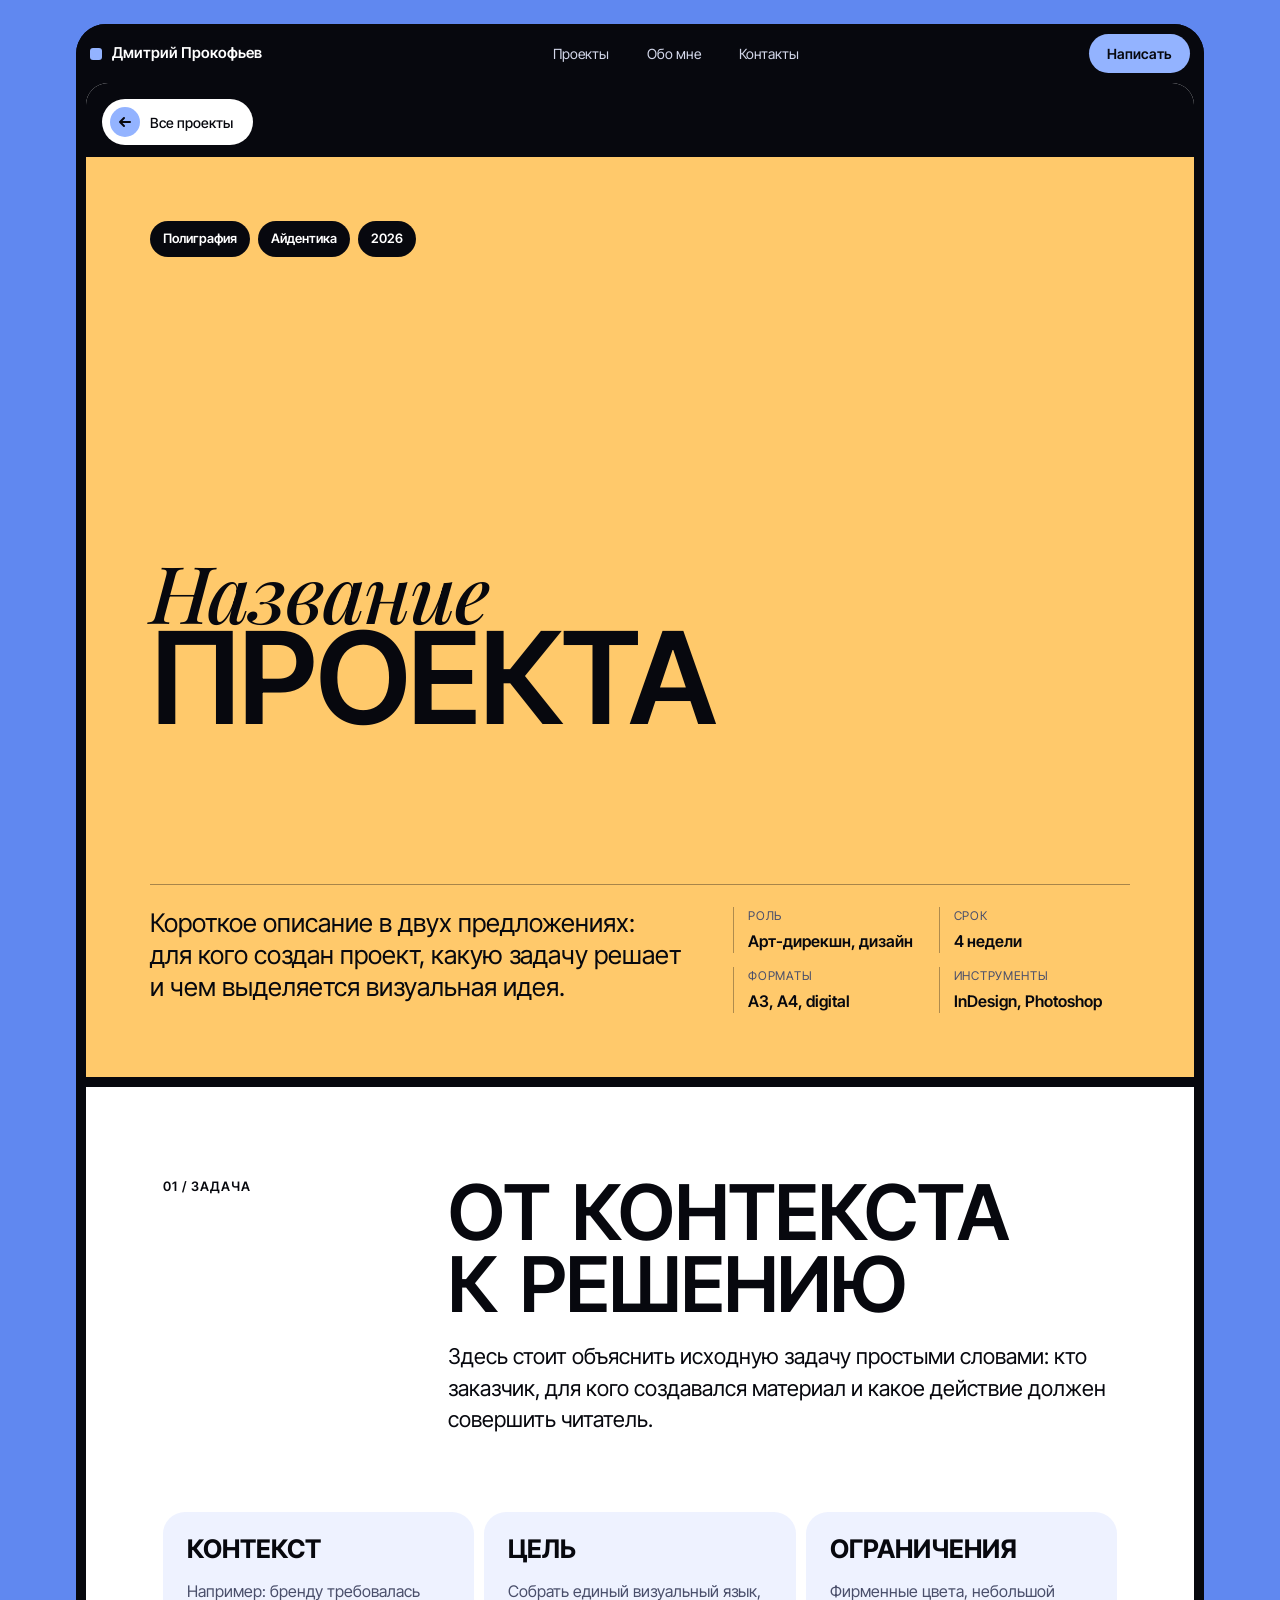
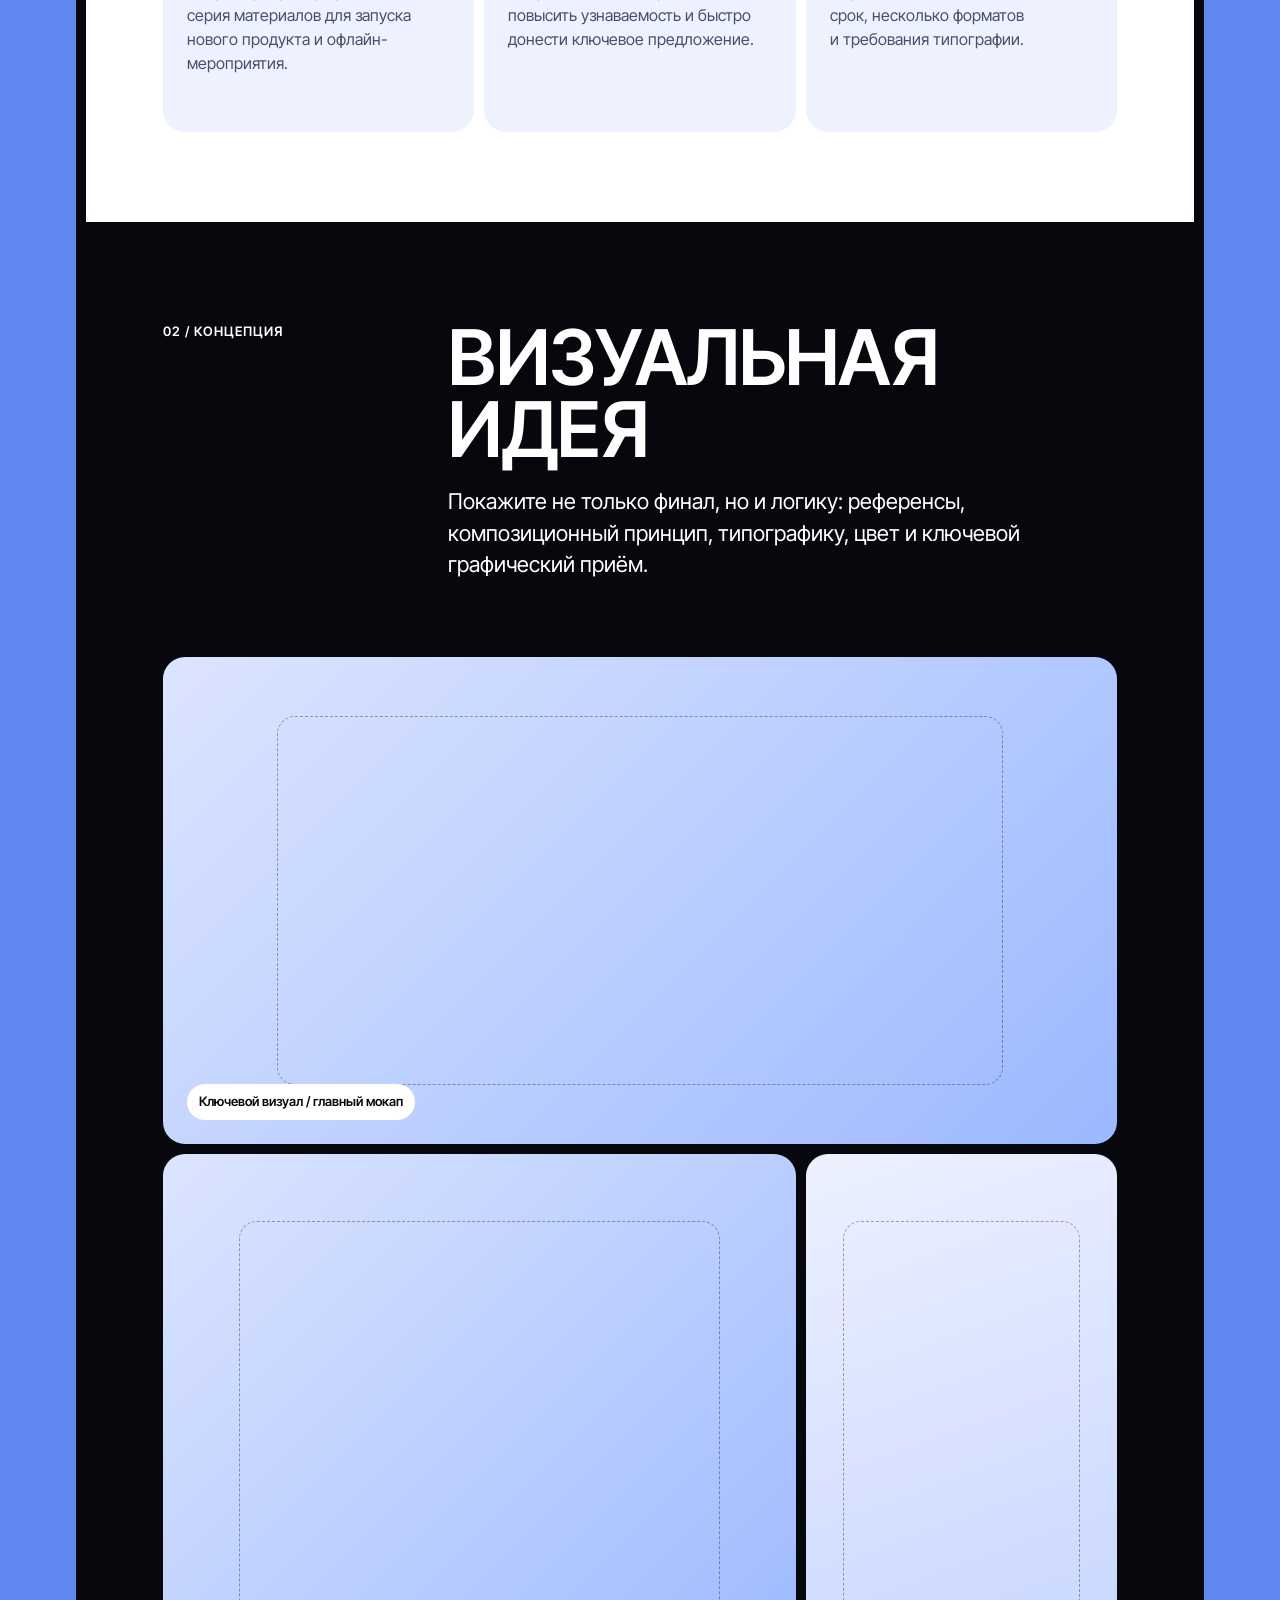
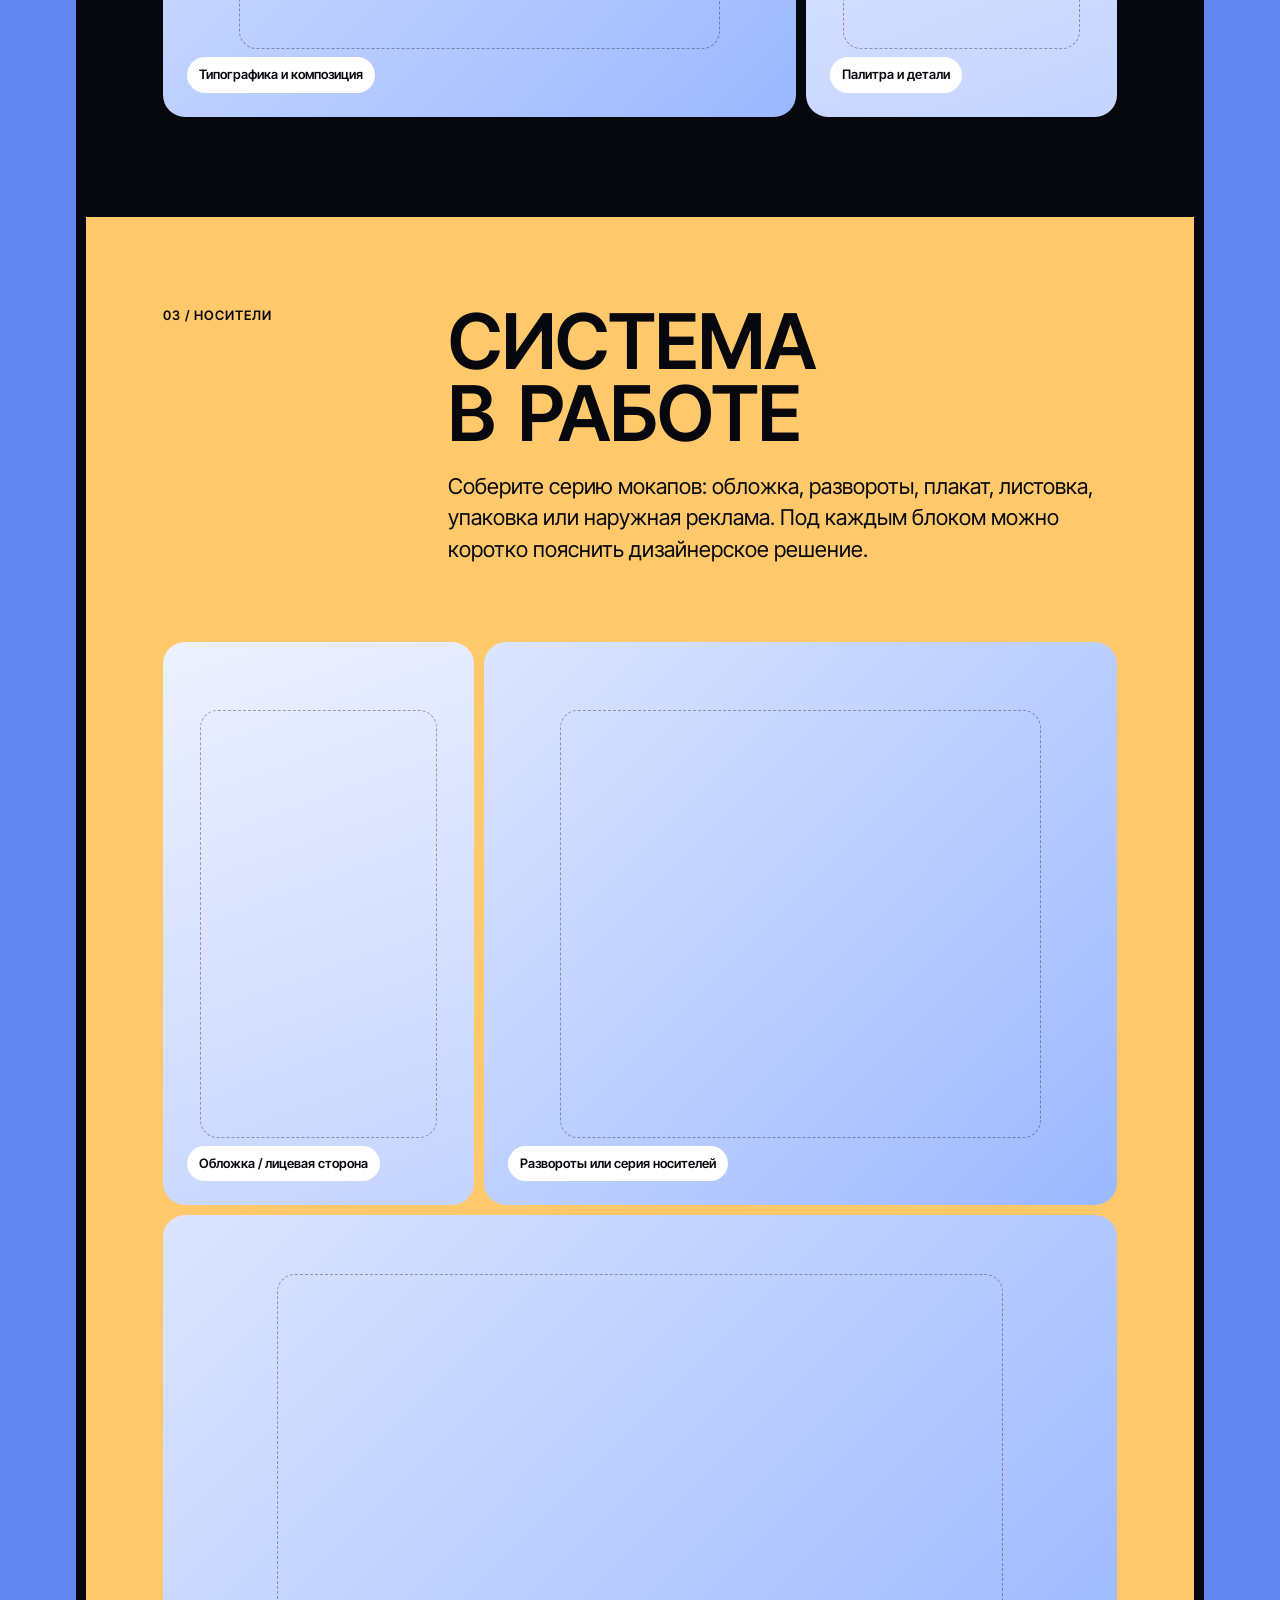
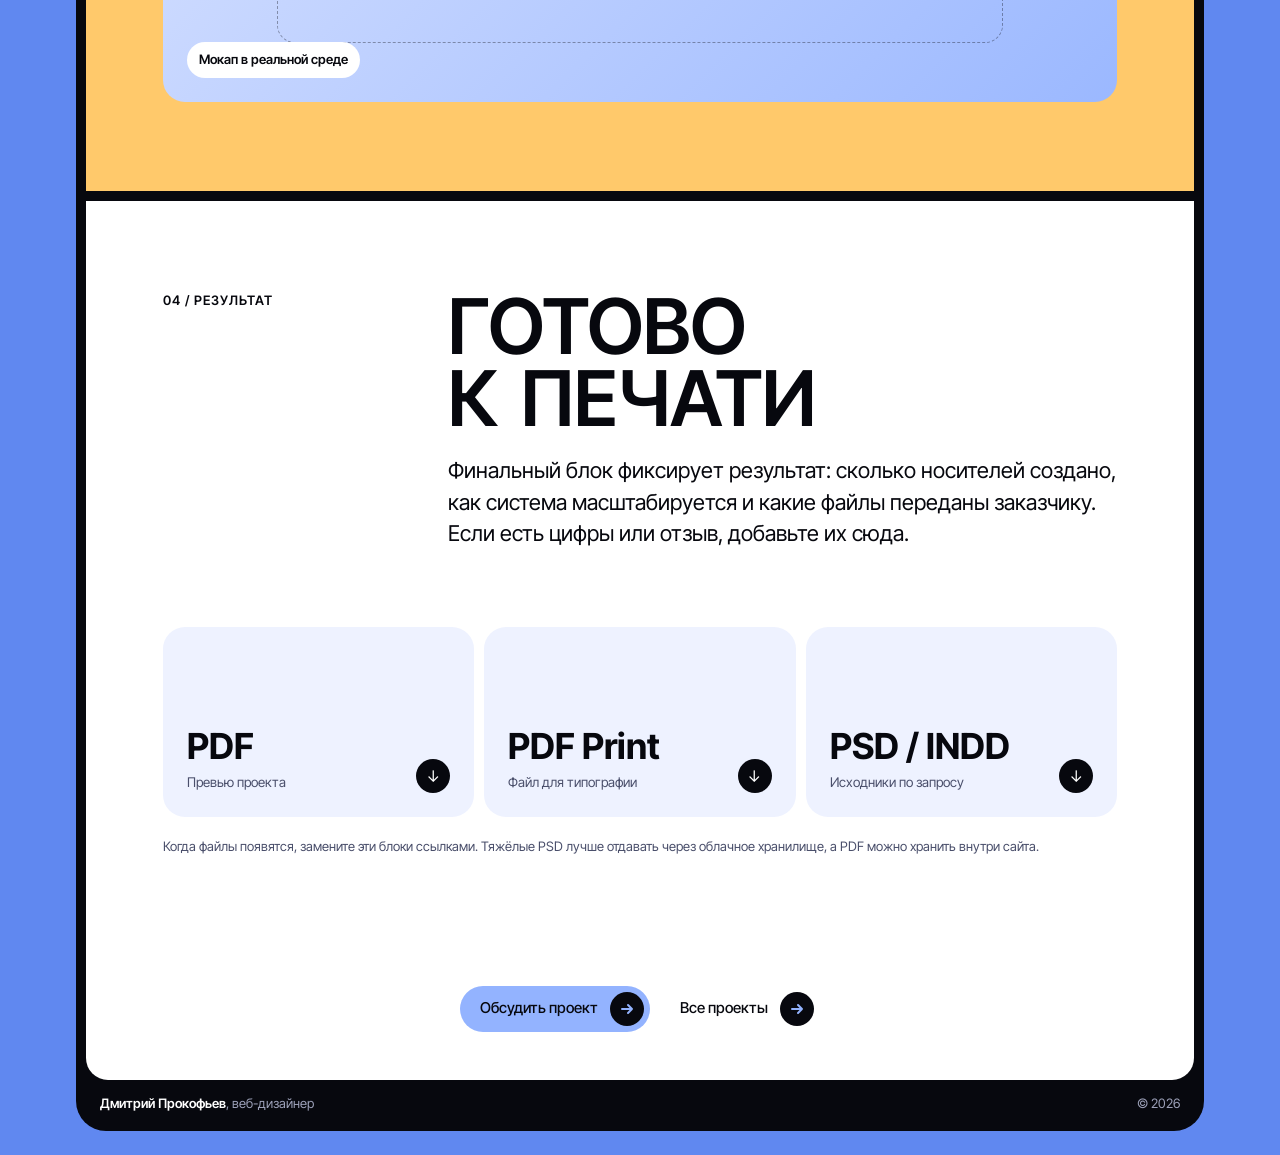
<file: cases/_template-print.html>
<!DOCTYPE html>
<html lang="ru">
<head>
<meta charset="utf-8">
<meta name="viewport" content="width=device-width, initial-scale=1, viewport-fit=cover">
<title>Шаблон кейса: полиграфия | Дмитрий Прокофьев</title>
<meta name="robots" content="noindex">
<link rel="preconnect" href="https://fonts.googleapis.com">
<link rel="preconnect" href="https://fonts.gstatic.com" crossorigin>
<link href="https://fonts.googleapis.com/css2?family=Inter+Tight:wght@400;500;600&family=Playfair+Display:ital,wght@1,500&display=swap" rel="stylesheet">
<link rel="stylesheet" href="../css/style.css">
</head>
<body class="case">
<div class="frame">
<header class="nav">
  <a class="brand" href="../index.html">Дмитрий Прокофьев</a>
  <ul id="menu"><li><a href="../projects.html">Проекты</a></li><li><a href="../index.html#about">Обо мне</a></li><li><a href="../index.html#contacts">Контакты</a></li></ul>
  <a class="nav-cta" href="https://t.me/Prokof24" target="_blank" rel="noopener">Написать</a>
  <button class="burger" type="button" aria-label="Меню" aria-expanded="false" aria-controls="menu"><i></i><i></i><i></i></button>
</header>

<main class="cs case-template" style="--case-color:#ffc96b">
  <div class="cs-top"><a class="back" href="../projects.html?category=print"><span class="go"><svg viewBox="0 0 16 16" aria-hidden="true"><path d="M3 8h10M9 4l4 4-4 4"/></svg></span>Все проекты</a></div>

  <section class="case-cover">
    <div class="case-kicker"><span class="case-tag">Полиграфия</span><span class="case-tag">Айдентика</span><span class="case-tag">2026</span></div>
    <h1><i>Название</i>проекта</h1>
    <div class="case-lead">
      <p>Короткое описание в&nbsp;двух предложениях: для&nbsp;кого создан проект, какую задачу решает и&nbsp;чем выделяется визуальная идея.</p>
      <dl class="case-facts">
        <div><dt>Роль</dt><dd>Арт-дирекшн, дизайн</dd></div>
        <div><dt>Срок</dt><dd>4 недели</dd></div>
        <div><dt>Форматы</dt><dd>А3, А4, digital</dd></div>
        <div><dt>Инструменты</dt><dd>InDesign, Photoshop</dd></div>
      </dl>
    </div>
  </section>

  <section class="case-section">
    <div class="case-section-head"><span class="case-number">01 / Задача</span><div><h2>От&nbsp;контекста к&nbsp;решению</h2><p>Здесь стоит объяснить исходную задачу простыми словами: кто заказчик, для&nbsp;кого создавался материал и&nbsp;какое действие должен совершить читатель.</p></div></div>
    <div class="case-copy-grid">
      <article class="case-copy"><strong>Контекст</strong><p>Например: бренду требовалась серия материалов для запуска нового продукта и&nbsp;офлайн-мероприятия.</p></article>
      <article class="case-copy"><strong>Цель</strong><p>Собрать единый визуальный язык, повысить узнаваемость и&nbsp;быстро донести ключевое предложение.</p></article>
      <article class="case-copy"><strong>Ограничения</strong><p>Фирменные цвета, небольшой срок, несколько форматов и&nbsp;требования типографии.</p></article>
    </div>
  </section>

  <section class="case-section dark">
    <div class="case-section-head"><span class="case-number">02 / Концепция</span><div><h2>Визуальная идея</h2><p>Покажите не&nbsp;только финал, но&nbsp;и&nbsp;логику: референсы, композиционный принцип, типографику, цвет и&nbsp;ключевой графический приём.</p></div></div>
    <div class="case-visuals">
      <div class="case-placeholder wide"><span>Ключевой визуал / главный мокап</span></div>
      <div class="case-placeholder"><span>Типографика и композиция</span></div>
      <div class="case-placeholder small"><span>Палитра и детали</span></div>
    </div>
  </section>

  <section class="case-section accent">
    <div class="case-section-head"><span class="case-number">03 / Носители</span><div><h2>Система в&nbsp;работе</h2><p>Соберите серию мокапов: обложка, развороты, плакат, листовка, упаковка или наружная реклама. Под каждым блоком можно коротко пояснить дизайнерское решение.</p></div></div>
    <div class="case-visuals">
      <div class="case-placeholder small"><span>Обложка / лицевая сторона</span></div>
      <div class="case-placeholder"><span>Развороты или серия носителей</span></div>
      <div class="case-placeholder wide"><span>Мокап в реальной среде</span></div>
    </div>
  </section>

  <section class="case-section">
    <div class="case-section-head"><span class="case-number">04 / Результат</span><div><h2>Готово к&nbsp;печати</h2><p>Финальный блок фиксирует результат: сколько носителей создано, как система масштабируется и&nbsp;какие файлы переданы заказчику. Если есть цифры или отзыв, добавьте их сюда.</p></div></div>
    <div class="case-downloads">
      <div class="case-file"><div><strong>PDF</strong><small>Превью проекта</small></div><span class="go">↓</span></div>
      <div class="case-file"><div><strong>PDF Print</strong><small>Файл для типографии</small></div><span class="go">↓</span></div>
      <div class="case-file"><div><strong>PSD / INDD</strong><small>Исходники по запросу</small></div><span class="go">↓</span></div>
    </div>
    <p class="case-note">Когда файлы появятся, замените эти блоки ссылками. Тяжёлые PSD лучше отдавать через облачное хранилище, а PDF можно хранить внутри сайта.</p>
  </section>

  <div class="cs-btns"><a class="pill p" href="../index.html#contacts">Обсудить проект <span class="dot"><svg viewBox="0 0 16 16" aria-hidden="true"><path d="M3 8h10M9 4l4 4-4 4"/></svg></span></a><a class="pill" href="../projects.html?category=print">Все проекты <span class="dot"><svg viewBox="0 0 16 16" aria-hidden="true"><path d="M3 8h10M9 4l4 4-4 4"/></svg></span></a></div>
</main>
<footer class="foot"><span><b>Дмитрий Прокофьев</b>, веб-дизайнер</span><span>© 2026</span></footer>
</div>
<a class="fab fab-back" href="../projects.html?category=print" aria-label="Все проекты" title="Все проекты"><svg viewBox="0 0 16 16" aria-hidden="true"><path d="M13 8H3M7 4L3 8l4 4"/></svg></a>
<button class="fab fab-top" type="button" aria-label="Наверх" title="Наверх"><svg viewBox="0 0 16 16" aria-hidden="true"><path d="M8 13V3M4 7l4-4 4 4"/></svg></button>
<script src="../js/main.js" defer></script>
</body>
</html>
</file>
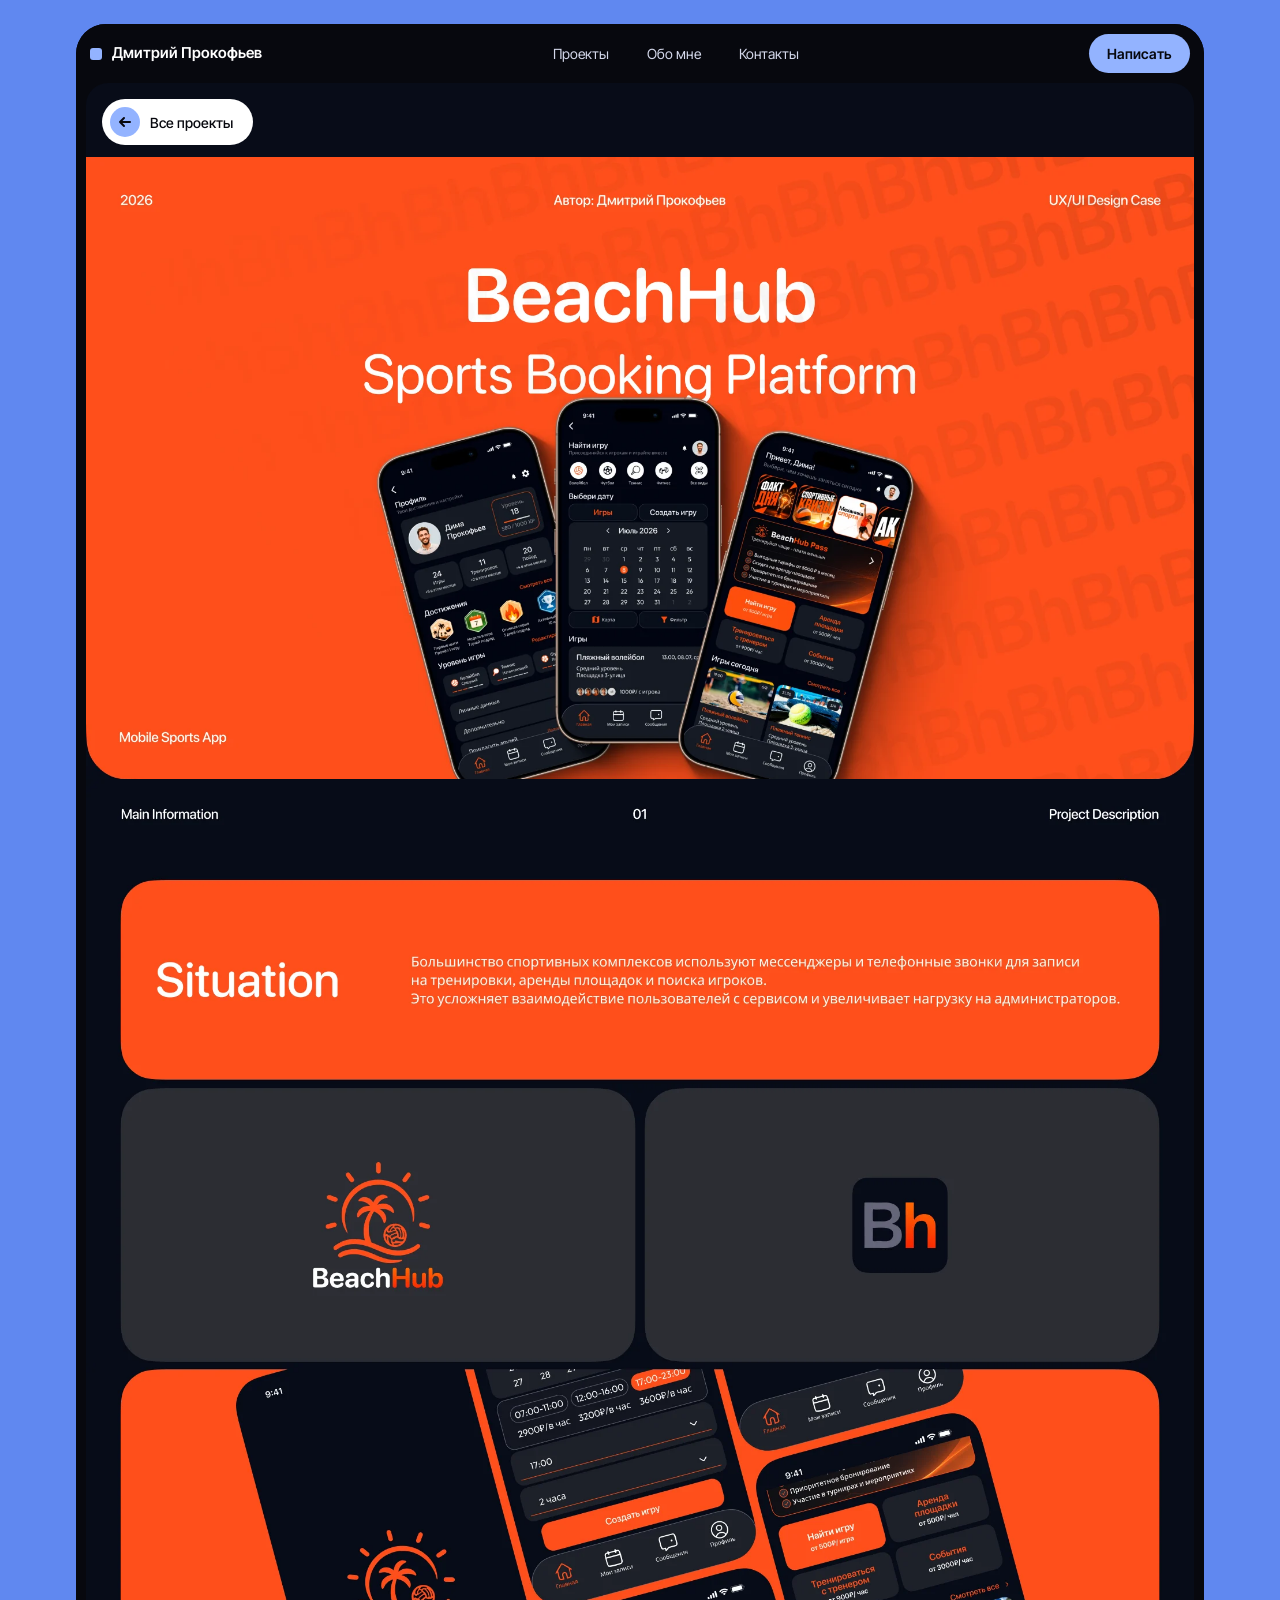
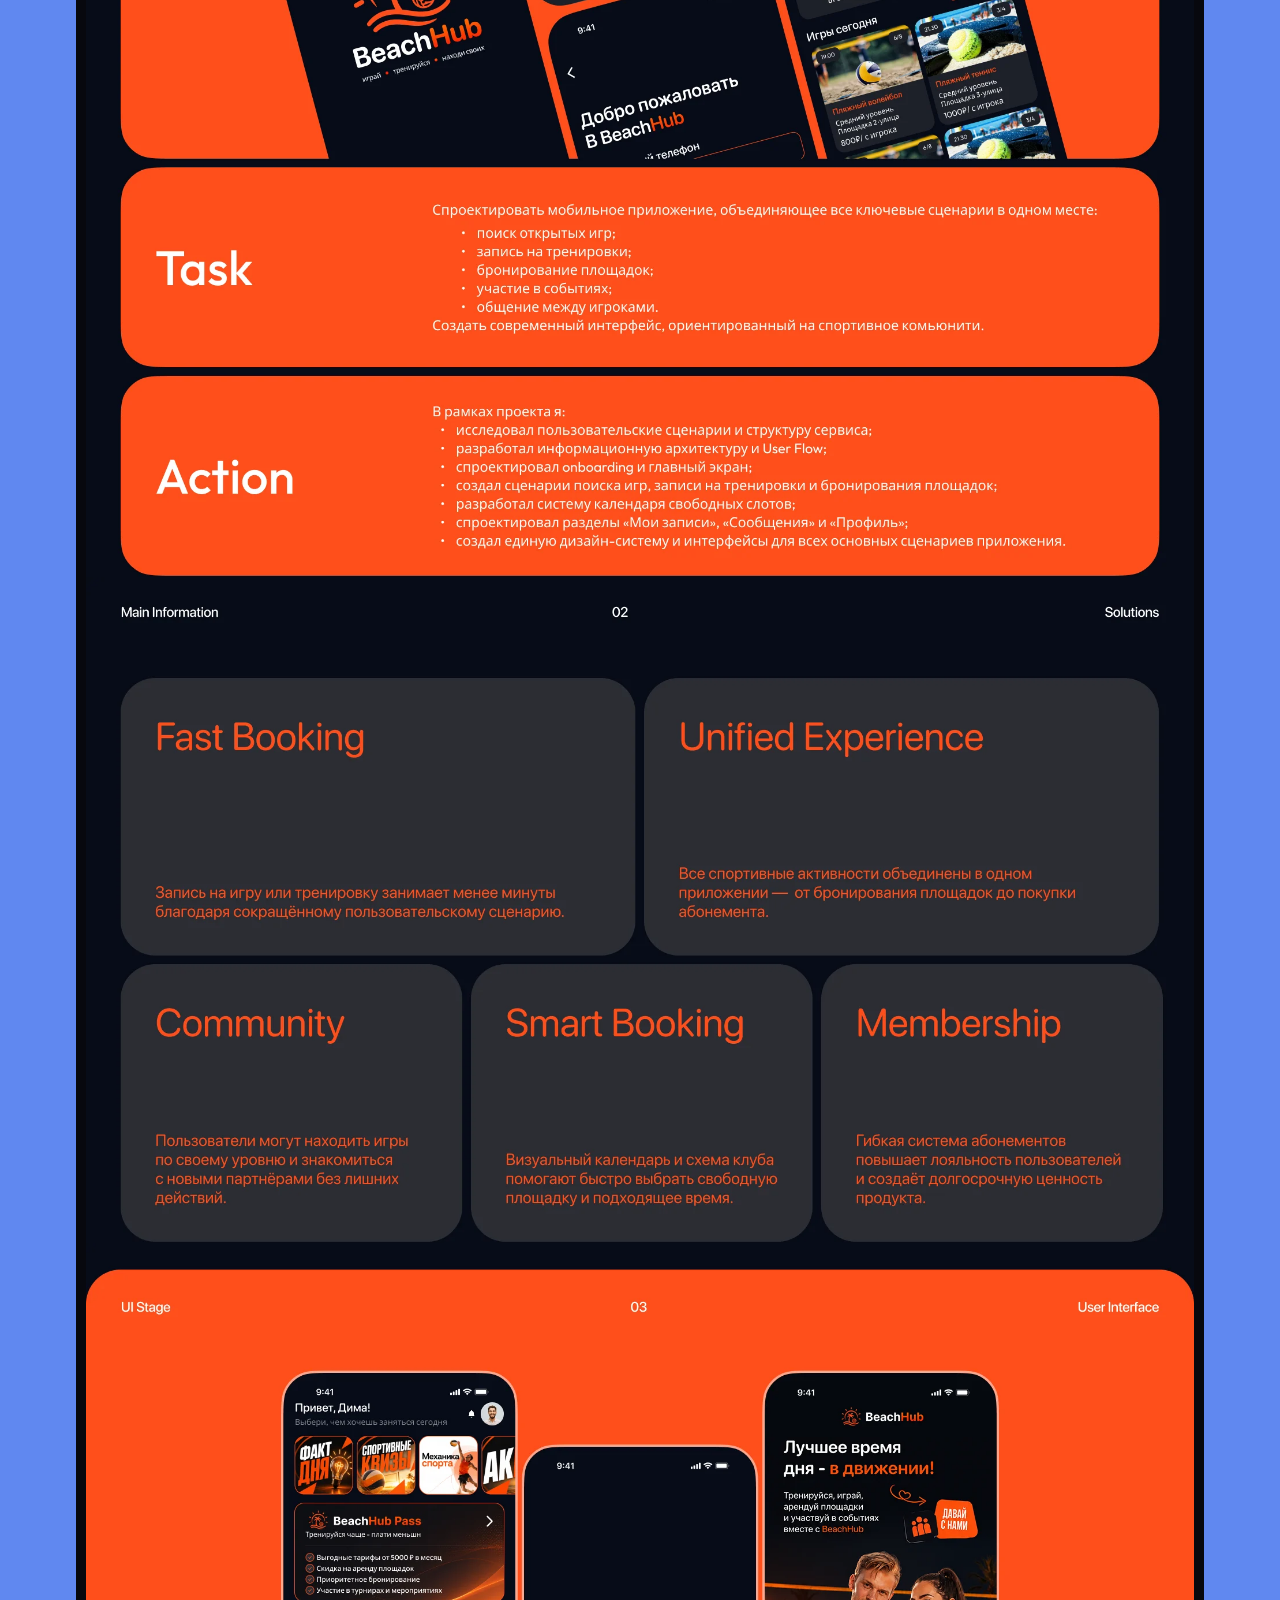
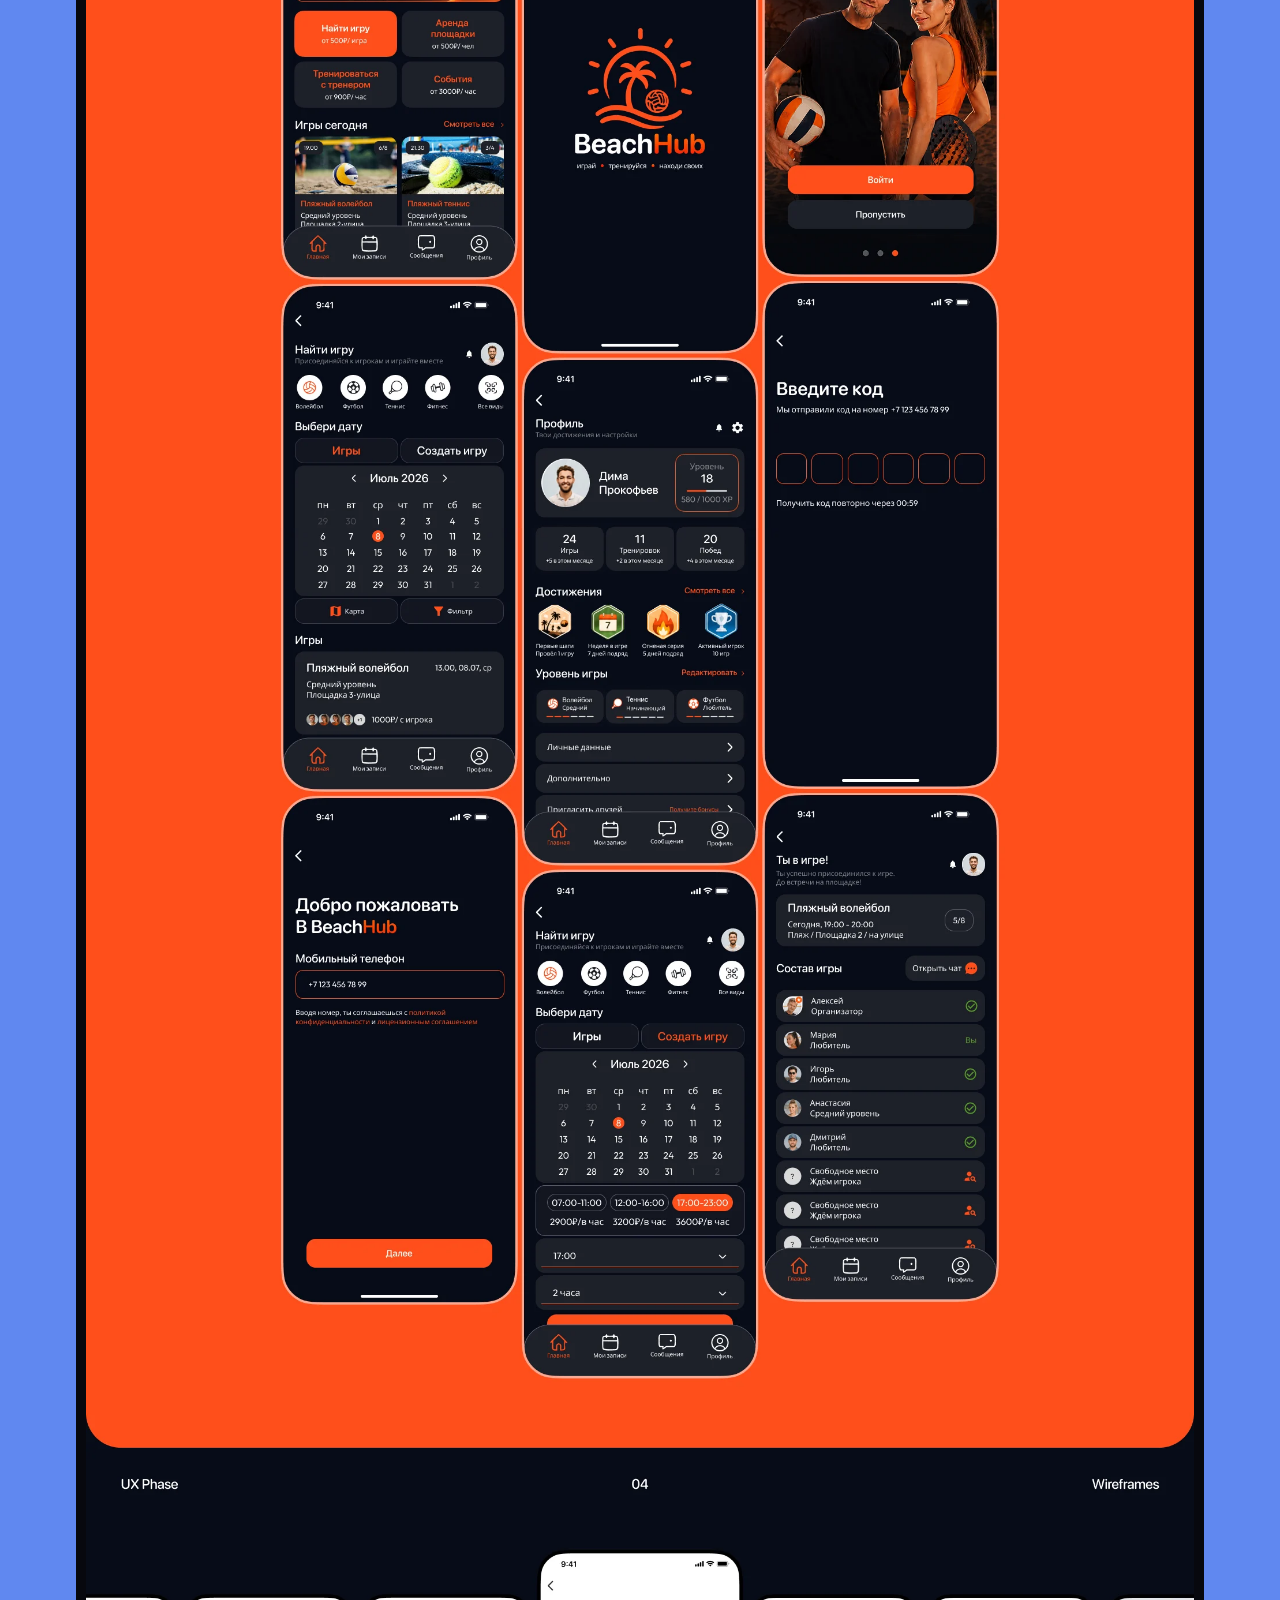
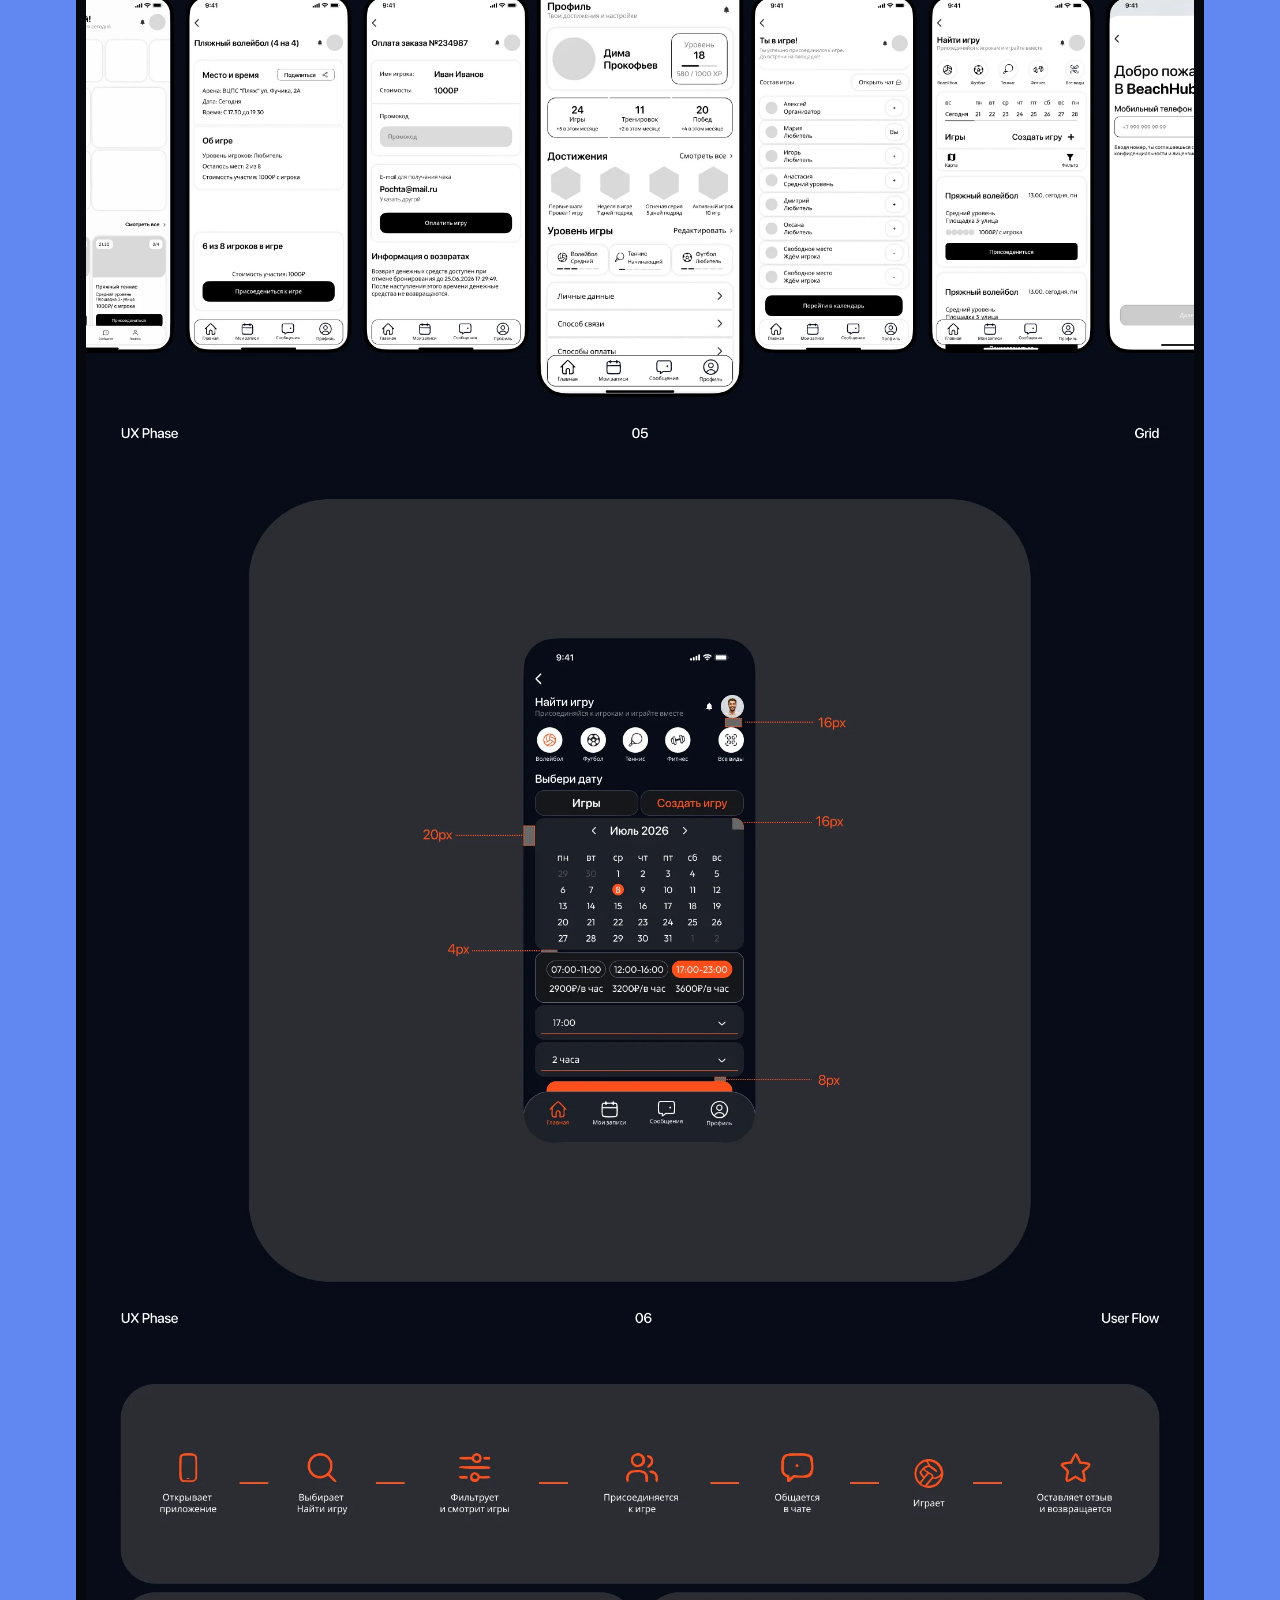
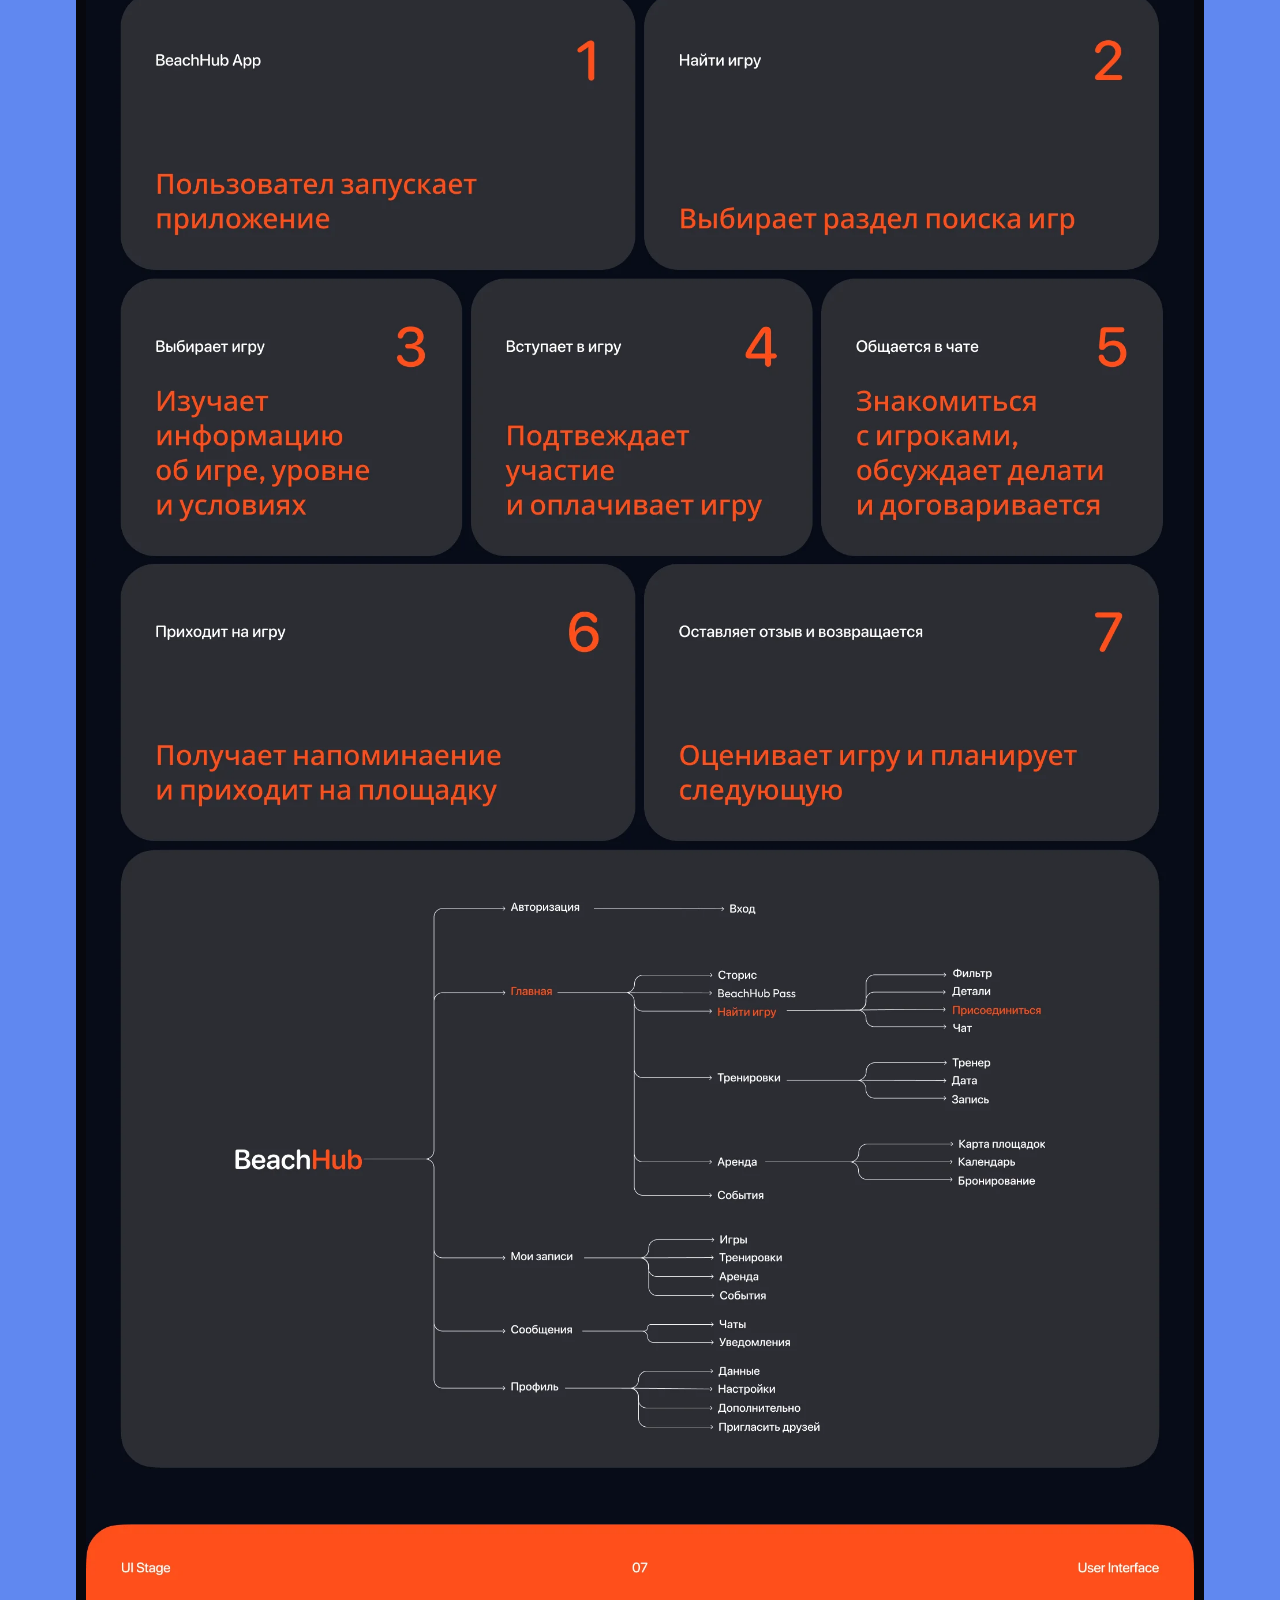
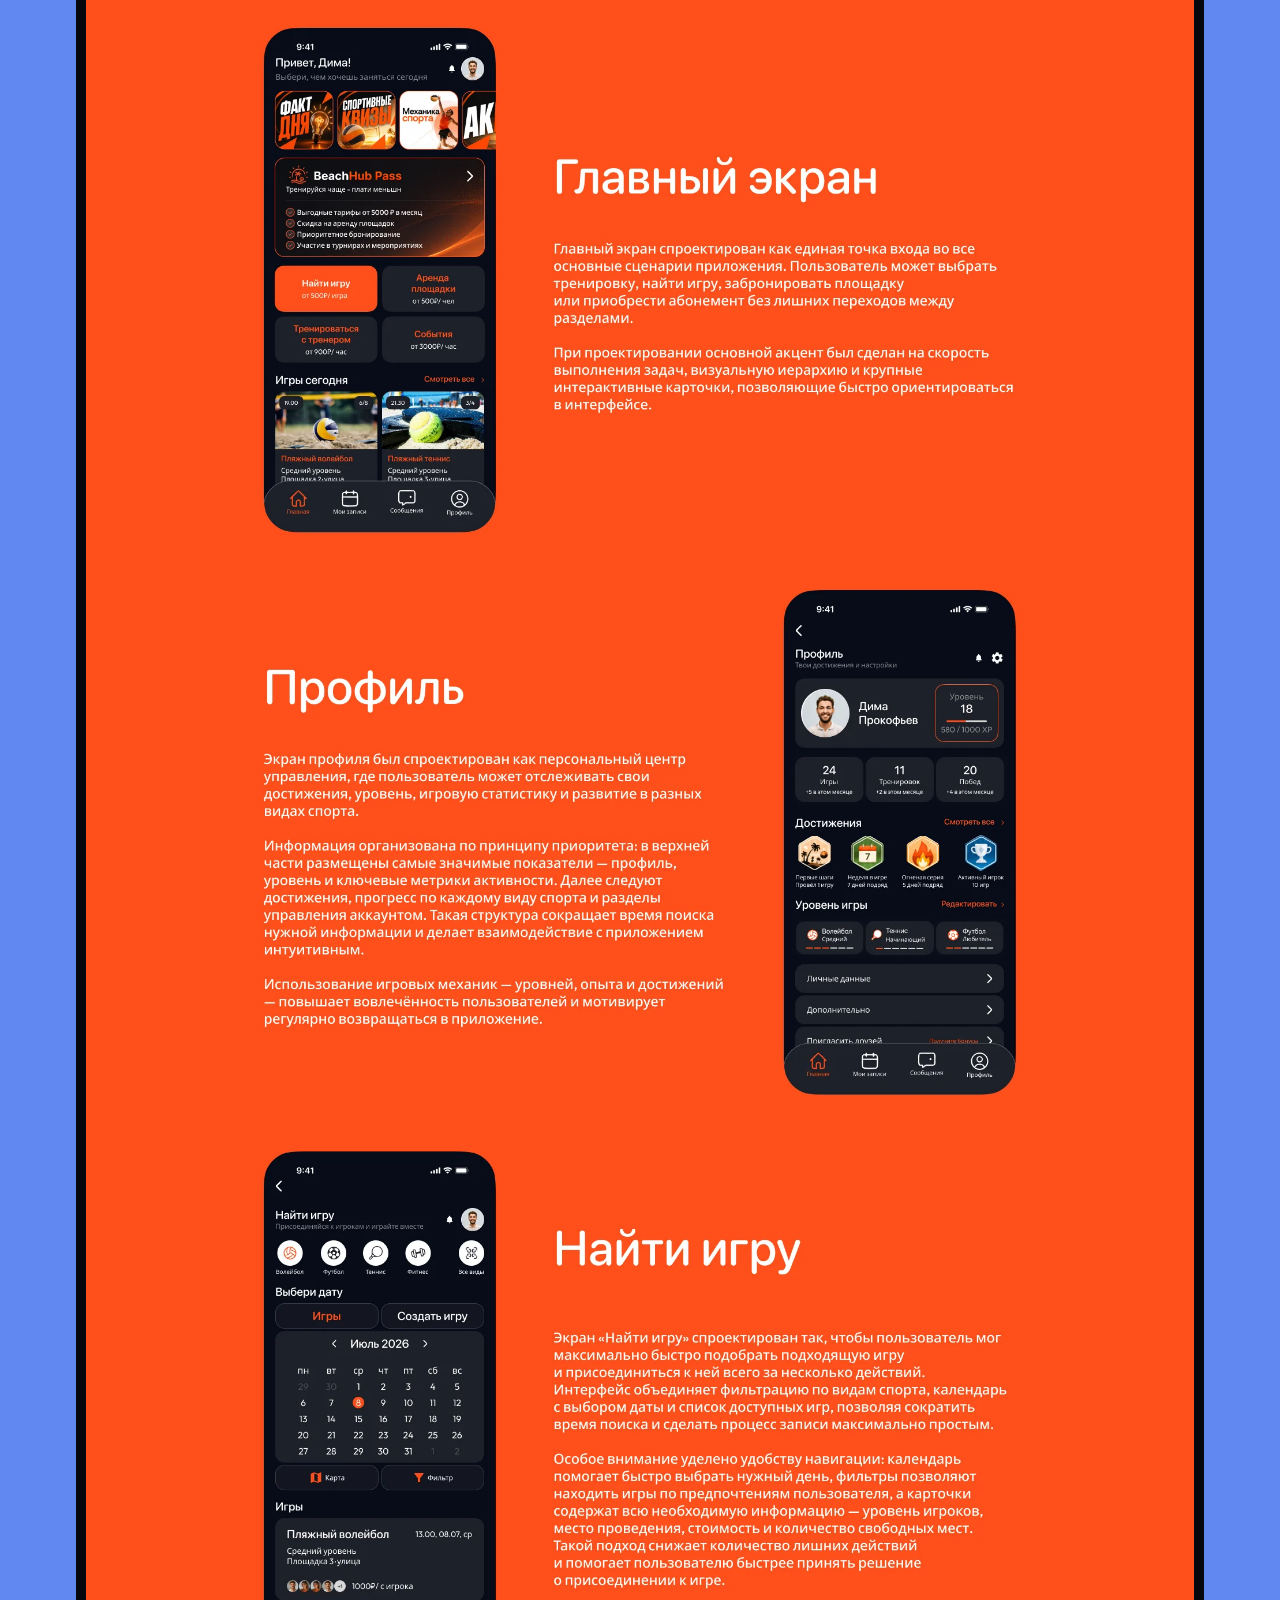
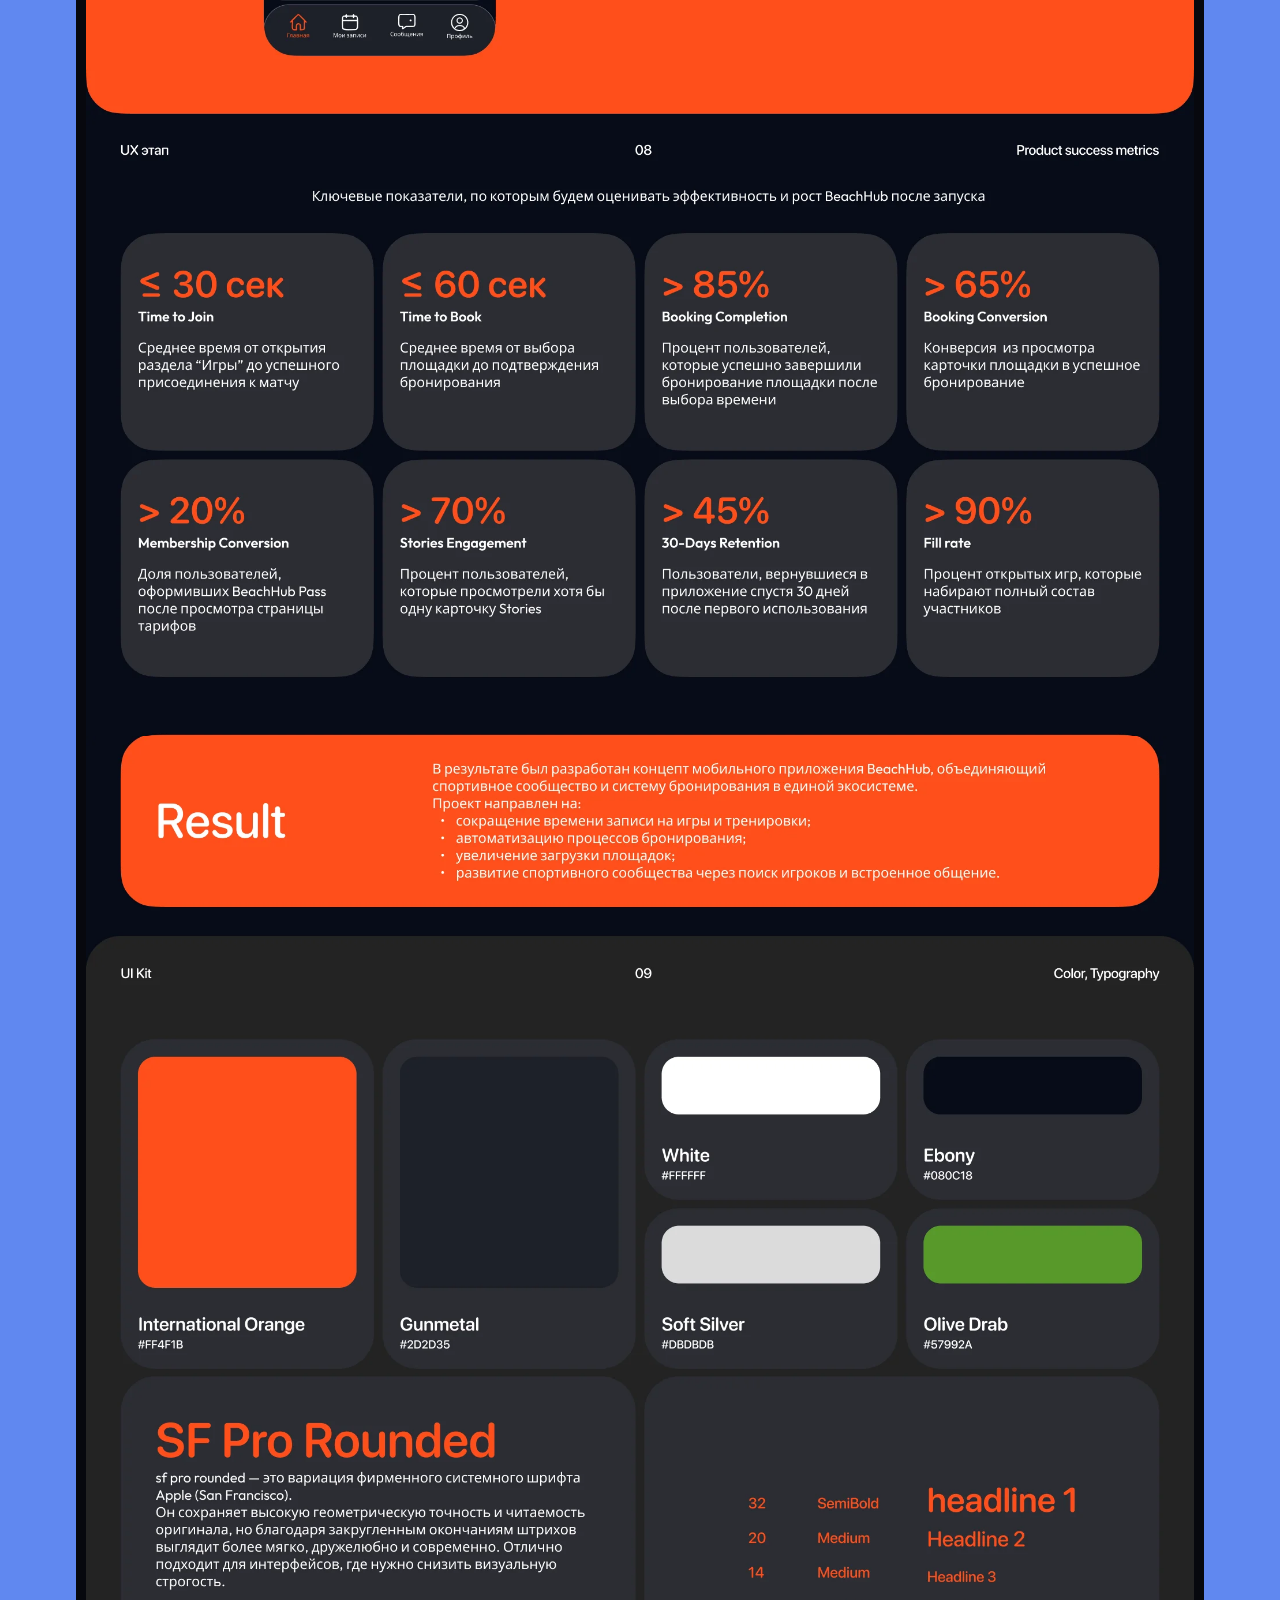
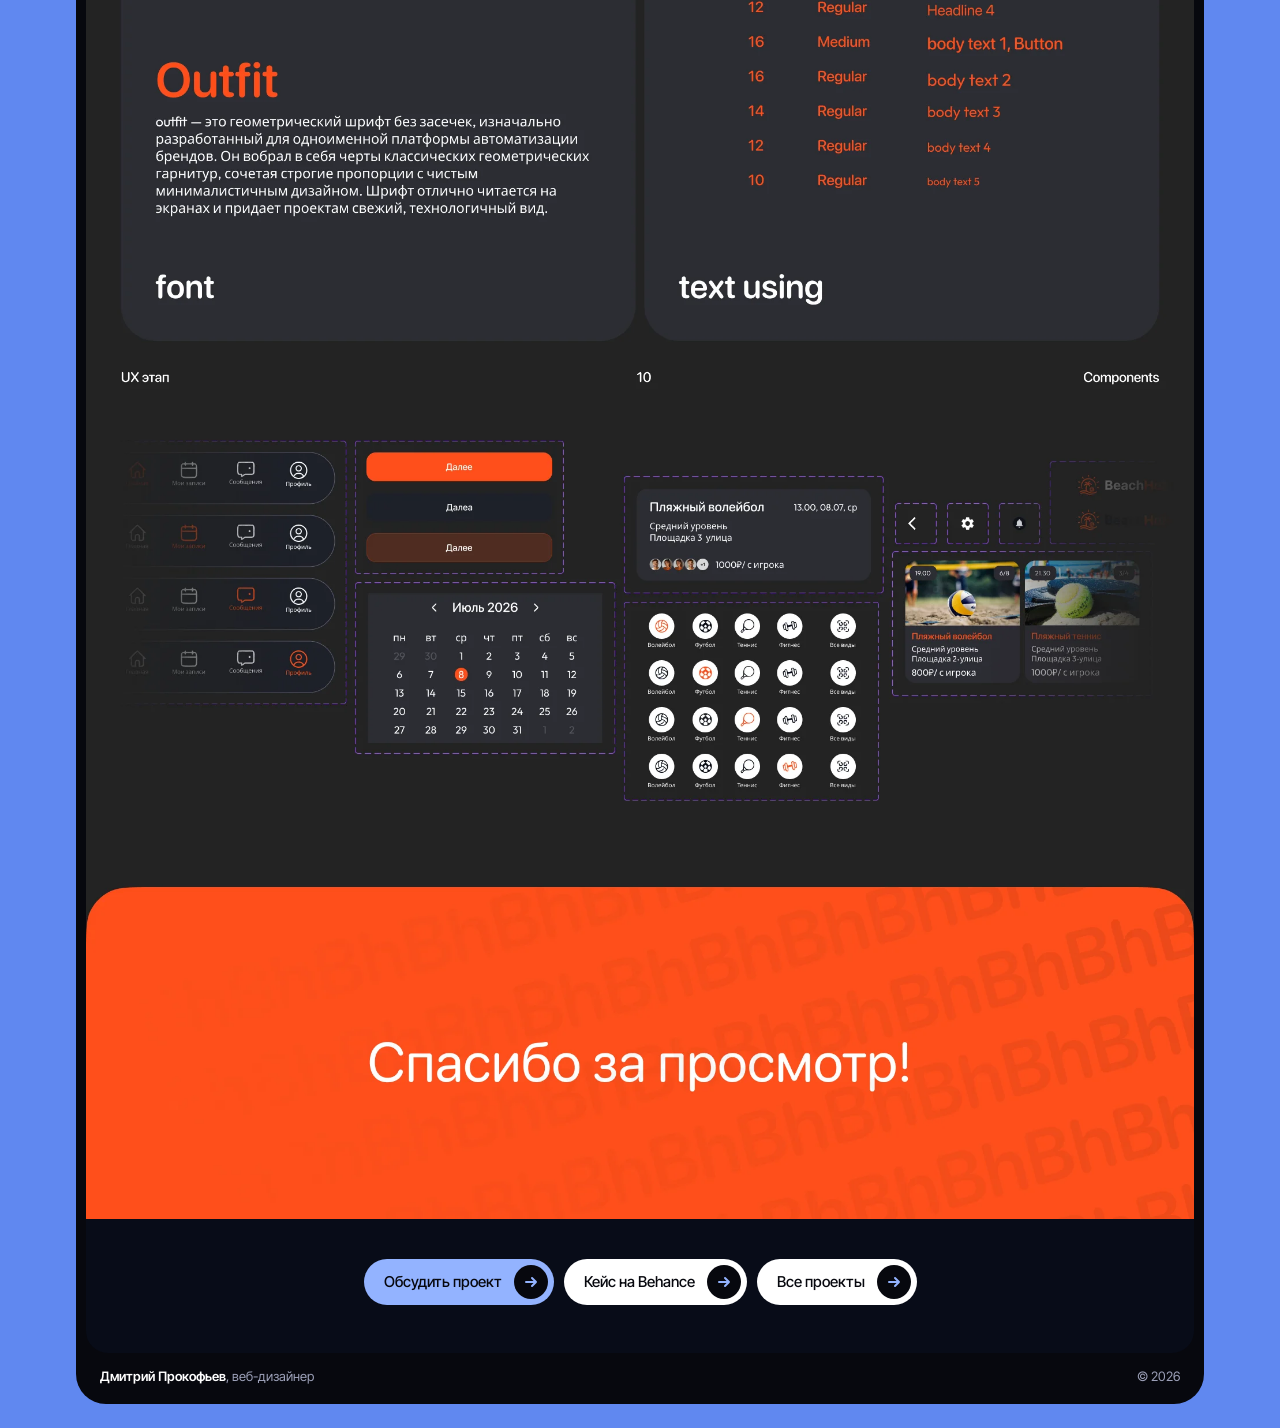
<file: cases/beachhub.html>
<!DOCTYPE html>
<html lang="ru">
<head>
<meta charset="utf-8">
<meta name="viewport" content="width=device-width, initial-scale=1, viewport-fit=cover">
<title>BeachHub: кейс мобильного приложения | Дмитрий Прокофьев</title>
<link rel="preconnect" href="https://fonts.googleapis.com">
<link rel="preconnect" href="https://fonts.gstatic.com" crossorigin>
<link href="https://fonts.googleapis.com/css2?family=Inter+Tight:wght@400;500;600&family=Playfair+Display:ital,wght@1,500&display=swap" rel="stylesheet">
<link rel="stylesheet" href="../css/style.css">
</head><body class="case">
<div class="frame">
<header class="nav">
  <a class="brand" href="../index.html">Дмитрий Прокофьев</a>
  <ul id="menu"><li><a href="../projects.html">Проекты</a></li><li><a href="../index.html#about">Обо мне</a></li><li><a href="../index.html#contacts">Контакты</a></li></ul>
  <a class="nav-cta" href="https://t.me/Prokof24" target="_blank" rel="noopener">Написать</a>
  <button class="burger" type="button" aria-label="Меню" aria-expanded="false" aria-controls="menu"><i></i><i></i><i></i></button>
</header>
<main class="cs"><div class="cs-top"><a class="back" href="../projects.html"><span class="go"><svg viewBox="0 0 16 16" aria-hidden="true"><path d="M3 8h10M9 4l4 4-4 4"/></svg></span>Все проекты</a></div><div class="stack"><img src="../img/beachhub/s01.webp" width="1920" height="1080" alt="BeachHub: слайд 1"><img src="../img/beachhub/s02.webp" width="1920" height="1014" alt="BeachHub: слайд 2" loading="lazy"><img src="../img/beachhub/s03.webp" width="1920" height="1411" alt="BeachHub: слайд 3" loading="lazy"><img src="../img/beachhub/s04.webp" width="1920" height="1156" alt="BeachHub: слайд 4" loading="lazy"><img src="../img/beachhub/s05.webp" width="1920" height="1535" alt="BeachHub: слайд 5" loading="lazy"><img src="../img/beachhub/s06.webp" width="1920" height="1598" alt="BeachHub: слайд 6" loading="lazy"><img src="../img/beachhub/s07.webp" width="1920" height="1004" alt="BeachHub: слайд 7" loading="lazy"><img src="../img/beachhub/s08.webp" width="1920" height="1484" alt="BeachHub: слайд 8" loading="lazy"><img src="../img/beachhub/s09.webp" width="1920" height="1518" alt="BeachHub: слайд 9" loading="lazy"><img src="../img/beachhub/s10.webp" width="1920" height="1582" alt="BeachHub: слайд 10" loading="lazy"><img src="../img/beachhub/s11.webp" width="1920" height="2127" alt="BeachHub: слайд 11" loading="lazy"><img src="../img/beachhub/s12.webp" width="1920" height="1074" alt="BeachHub: слайд 12" loading="lazy"><img src="../img/beachhub/s13.webp" width="1920" height="1079" alt="BeachHub: слайд 13" loading="lazy"><img src="../img/beachhub/s14.webp" width="1920" height="1099" alt="BeachHub: слайд 14" loading="lazy"><img src="../img/beachhub/s15.webp" width="1920" height="1044" alt="BeachHub: слайд 15" loading="lazy"><img src="../img/beachhub/s16.webp" width="1920" height="1469" alt="BeachHub: слайд 16" loading="lazy"></div><div class="cs-btns"><a class="pill p" href="../index.html#contacts">Обсудить проект <span class="dot"><svg viewBox="0 0 16 16" aria-hidden="true"><path d="M3 8h10M9 4l4 4-4 4"/></svg></span></a><a class="pill" href="https://www.behance.net/gallery/252850357/BeachHub" target="_blank" rel="noopener">Кейс на Behance <span class="dot"><svg viewBox="0 0 16 16" aria-hidden="true"><path d="M3 8h10M9 4l4 4-4 4"/></svg></span></a><a class="pill" href="../projects.html">Все проекты <span class="dot"><svg viewBox="0 0 16 16" aria-hidden="true"><path d="M3 8h10M9 4l4 4-4 4"/></svg></span></a></div></main>
<footer class="foot">
  <span><b>Дмитрий Прокофьев</b>, веб-дизайнер</span>
  <span>© 2026</span>
</footer>
</div>
<a class="fab fab-back" href="../projects.html" aria-label="Все проекты" title="Все проекты"><svg viewBox="0 0 16 16" aria-hidden="true"><path d="M13 8H3M7 4L3 8l4 4"/></svg></a>
<button class="fab fab-top" type="button" aria-label="Наверх" title="Наверх"><svg viewBox="0 0 16 16" aria-hidden="true"><path d="M8 13V3M4 7l4-4 4 4"/></svg></button>
<script src="../js/main.js" defer></script>
</body>
</html>
</file>
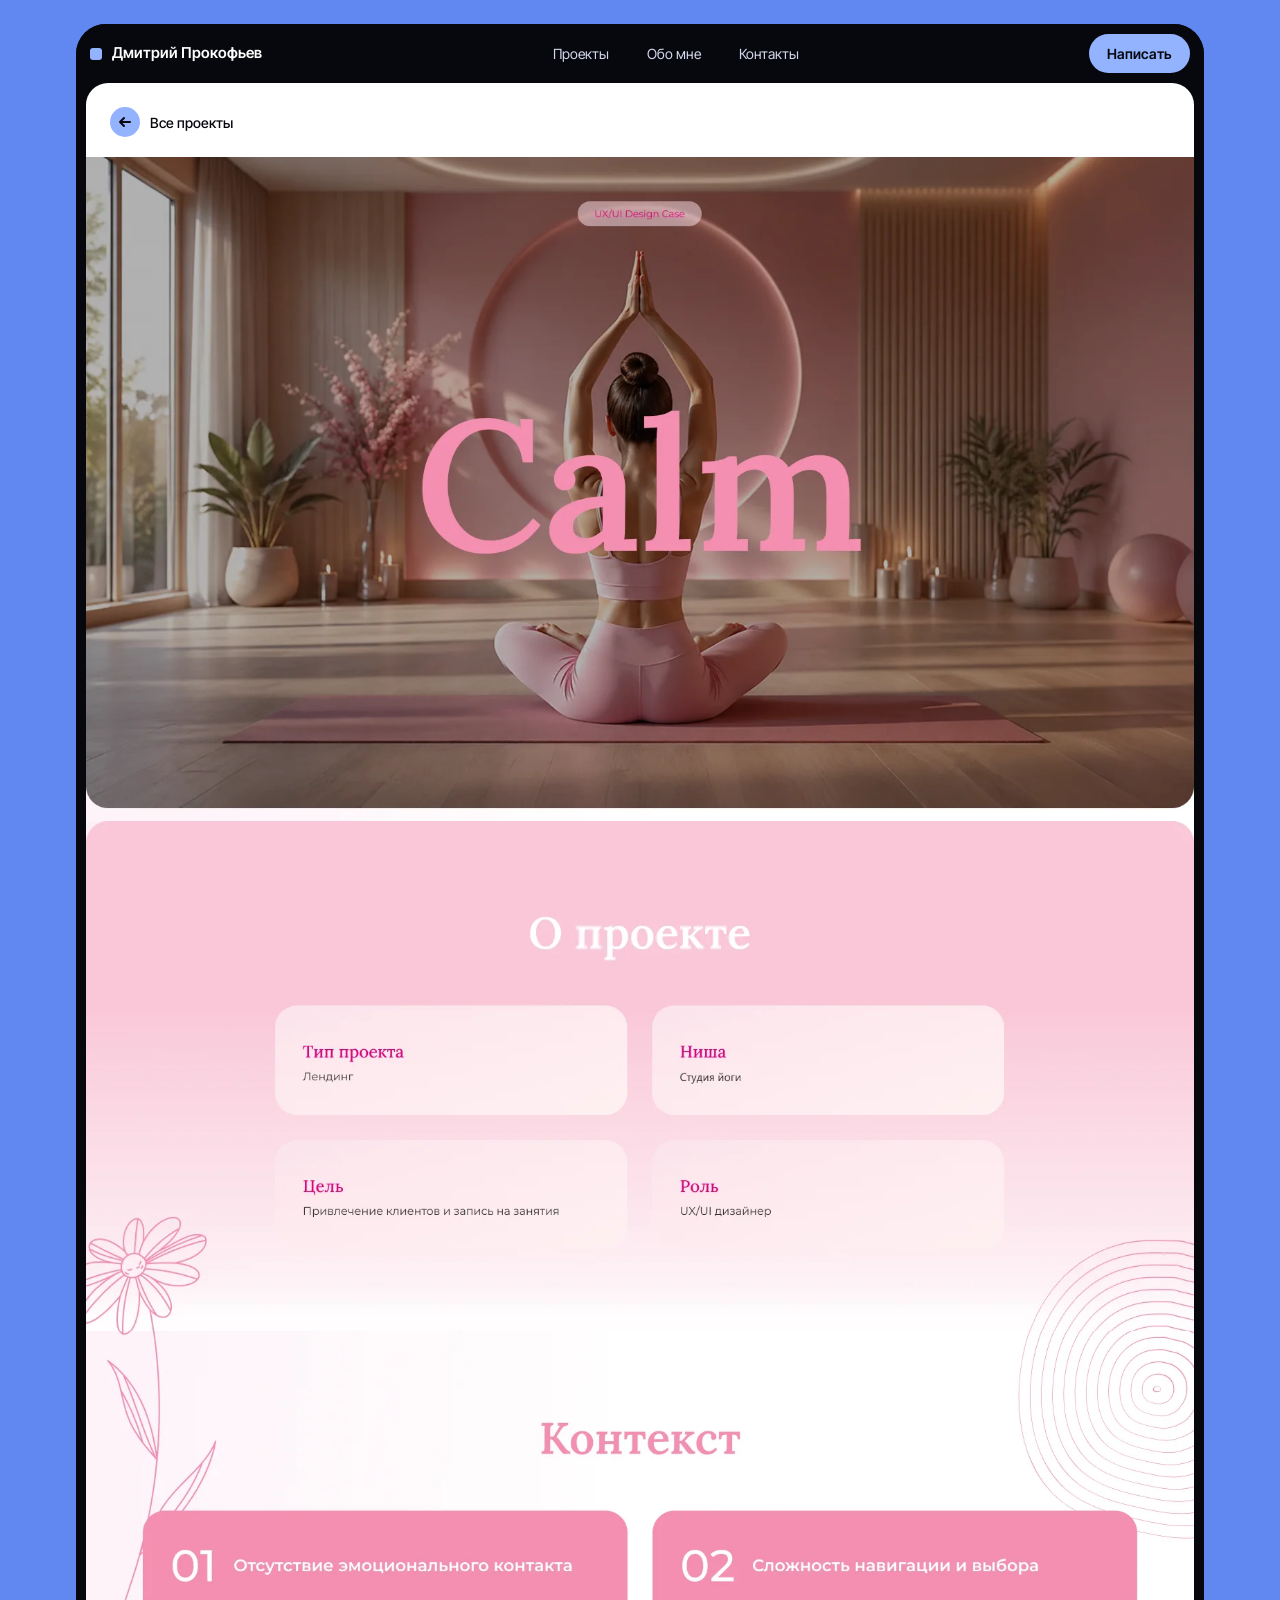
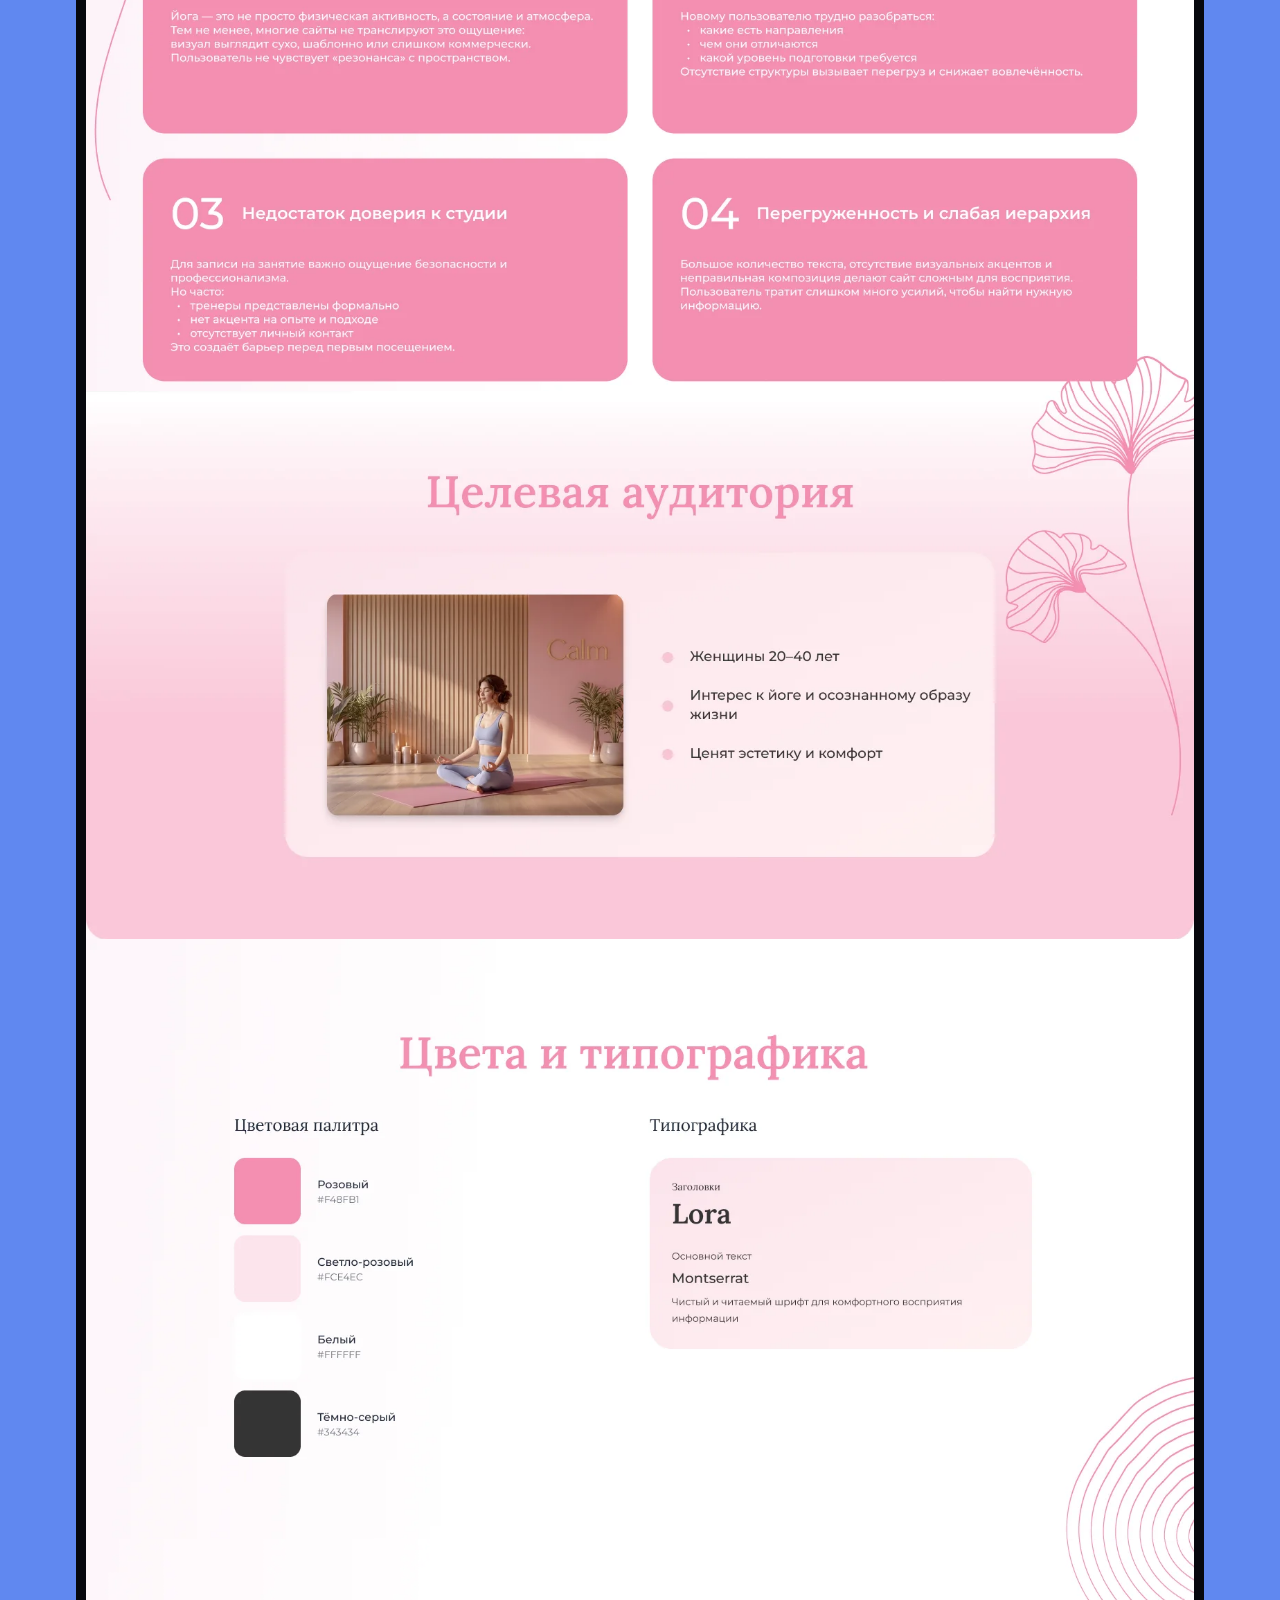
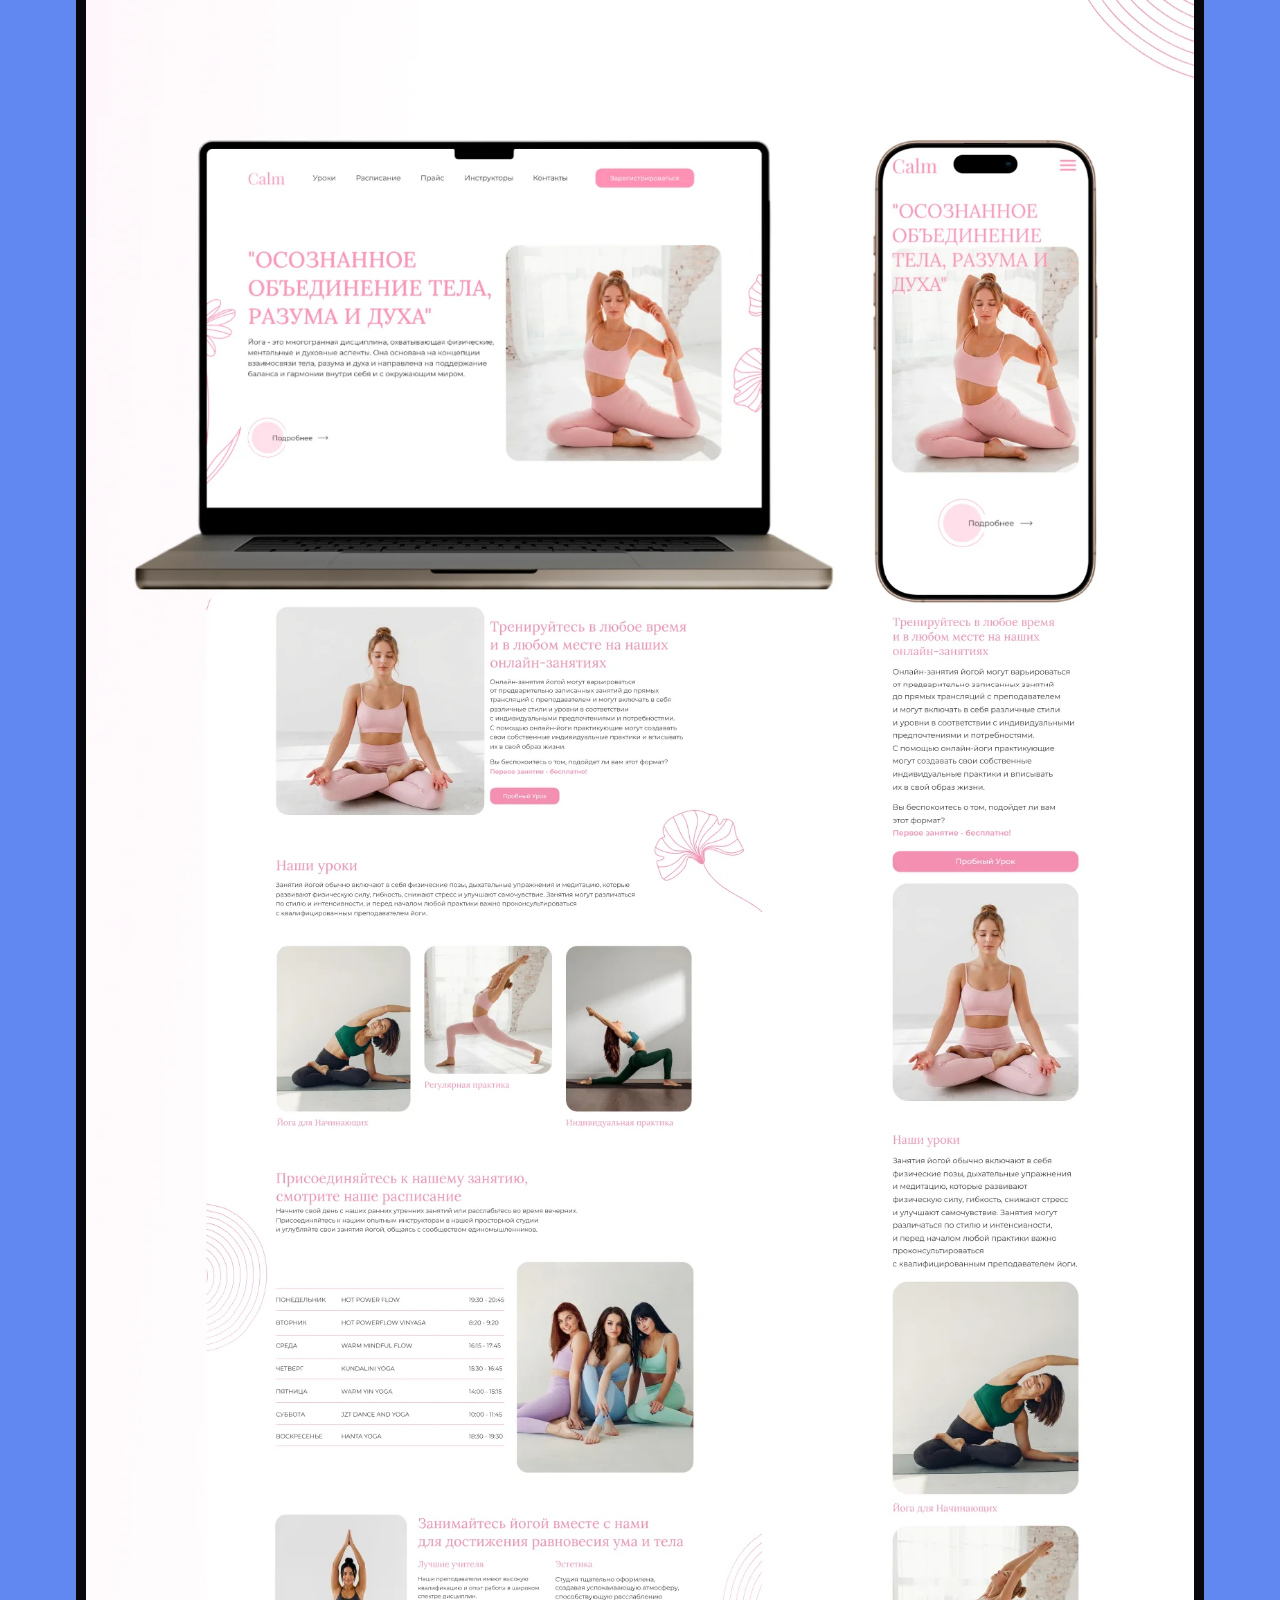
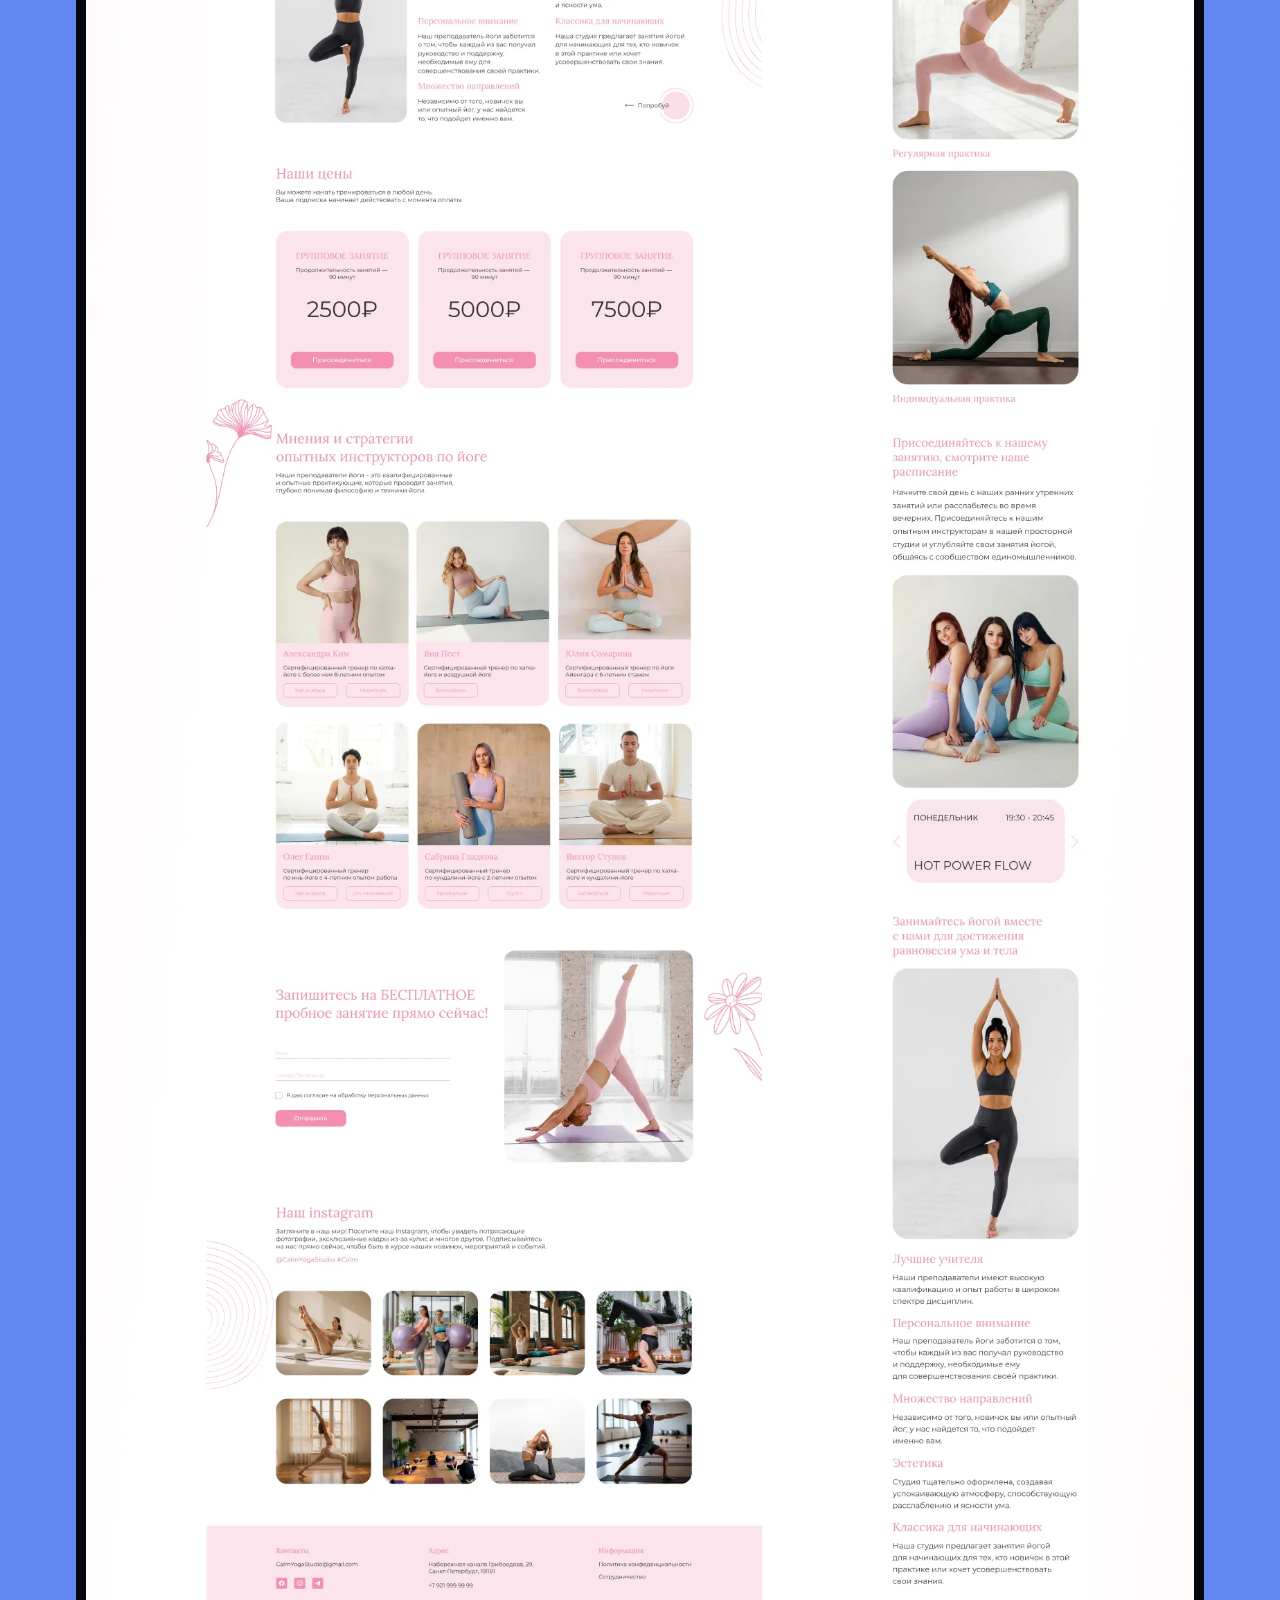
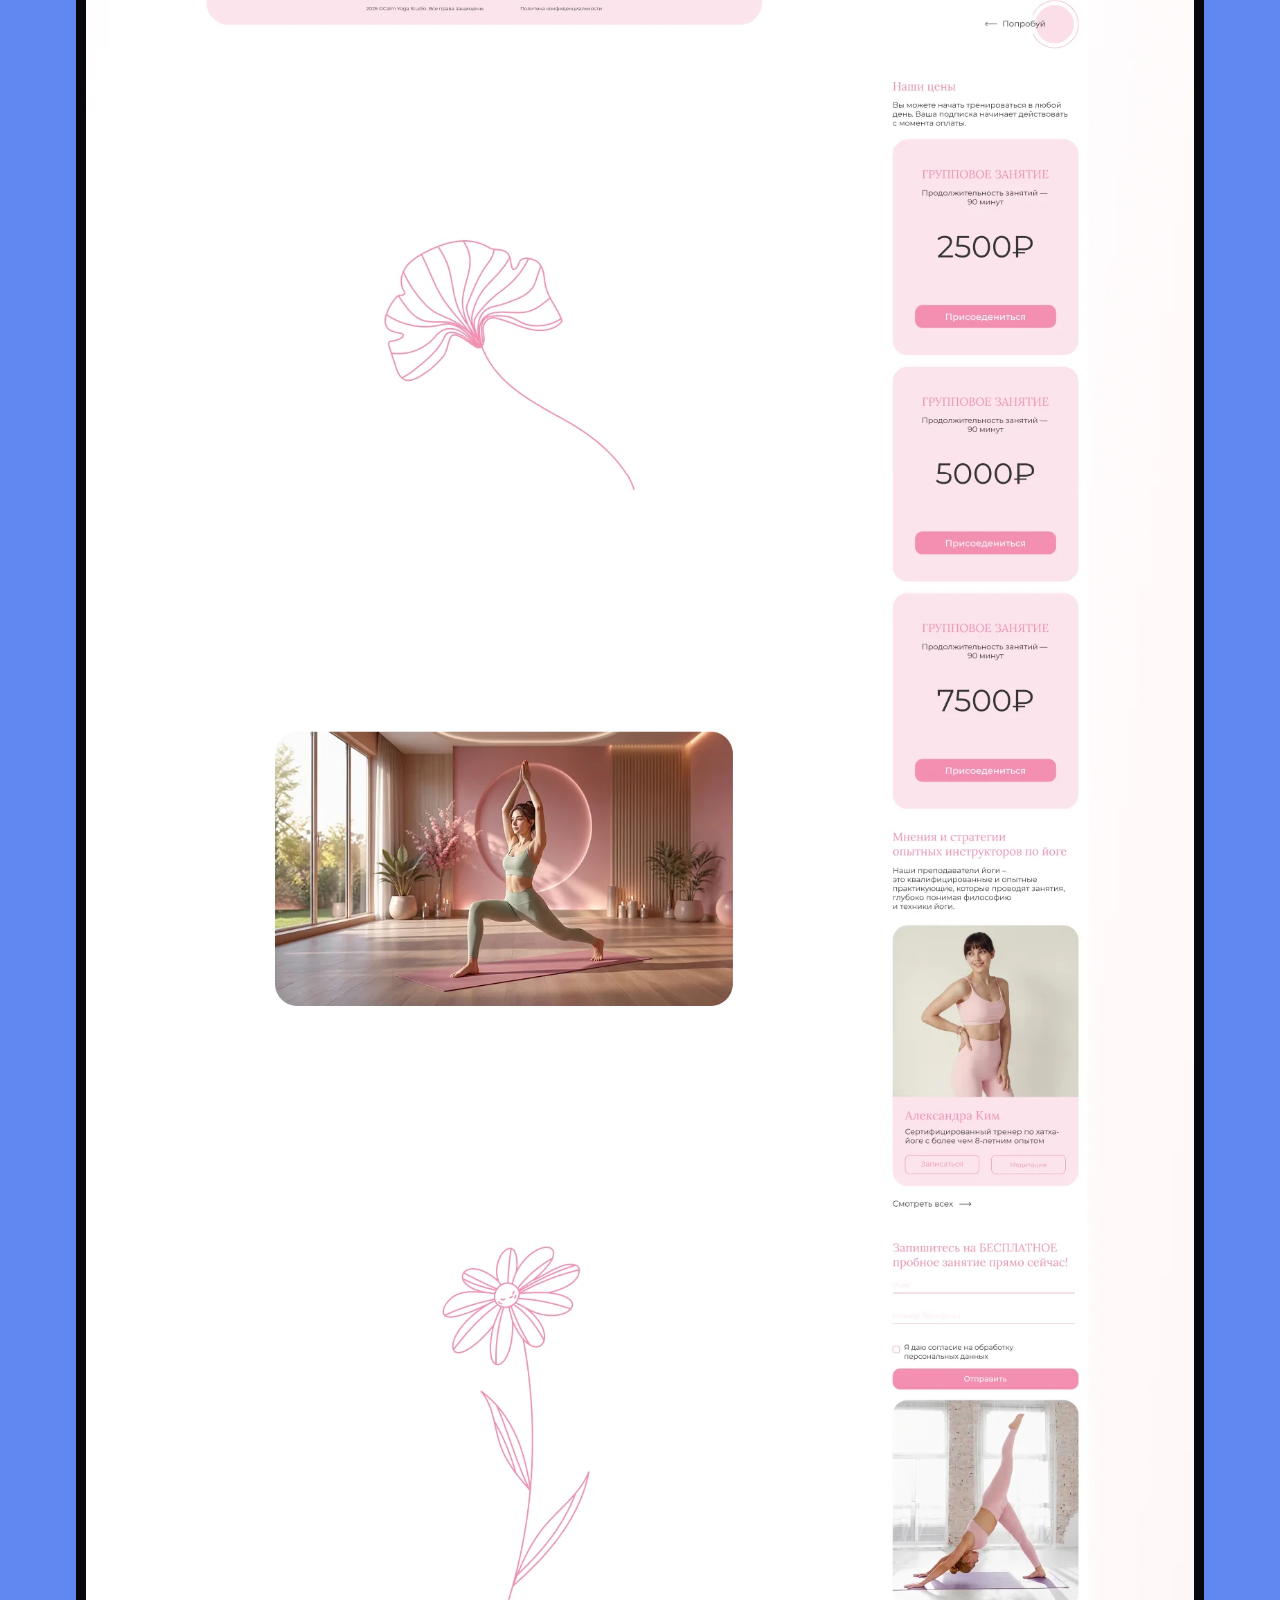
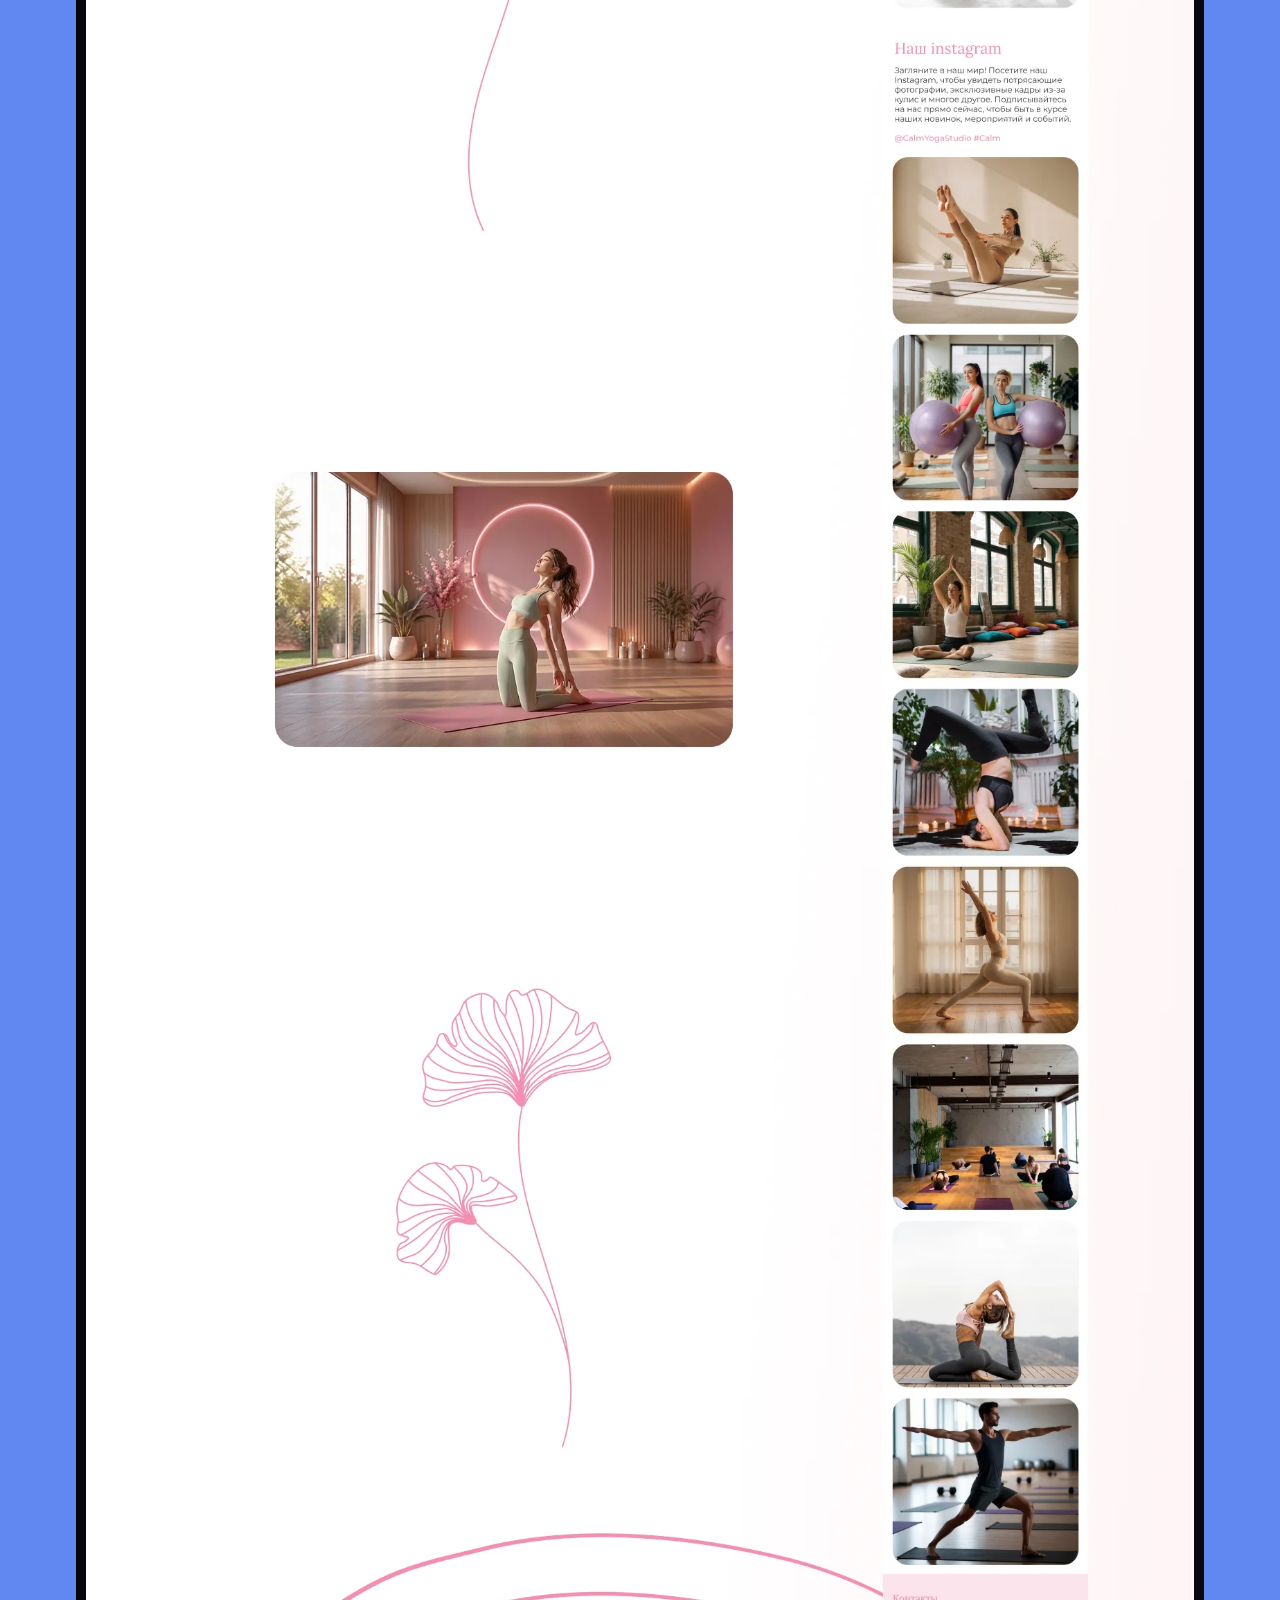
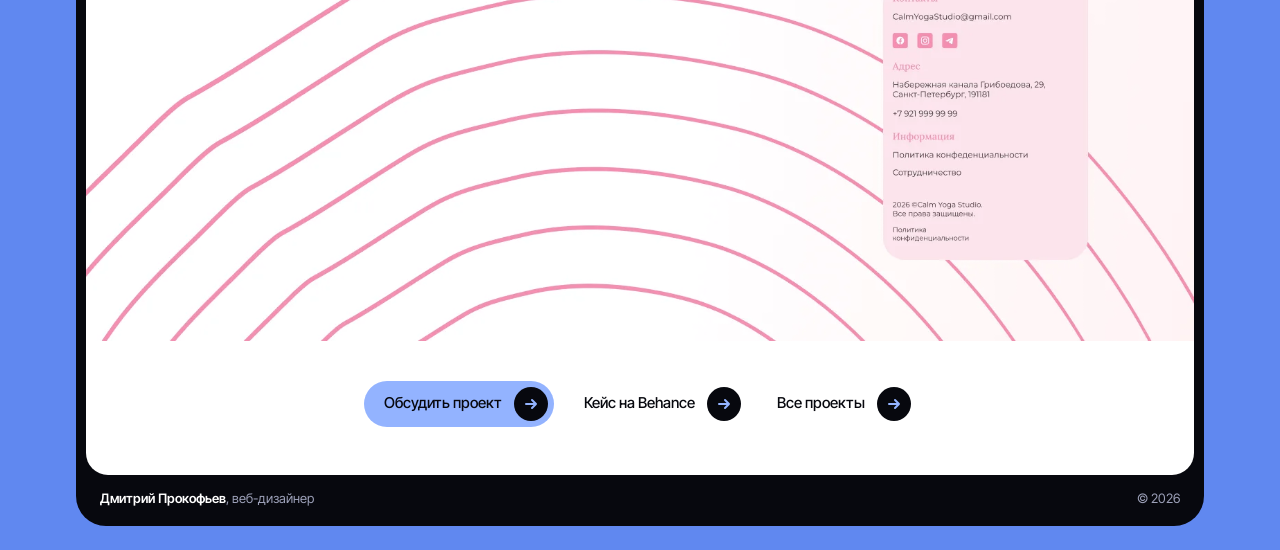
<file: cases/calm.html>
<!DOCTYPE html>
<html lang="ru">
<head>
<meta charset="utf-8">
<meta name="viewport" content="width=device-width, initial-scale=1, viewport-fit=cover">
<title>Clam: кейс | Дмитрий Прокофьев</title>
<link rel="preconnect" href="https://fonts.googleapis.com">
<link rel="preconnect" href="https://fonts.gstatic.com" crossorigin>
<link href="https://fonts.googleapis.com/css2?family=Inter+Tight:wght@400;500;600&family=Playfair+Display:ital,wght@1,500&display=swap" rel="stylesheet">
<link rel="stylesheet" href="../css/style.css">
</head><body class="case">
<div class="frame">
<header class="nav">
  <a class="brand" href="../index.html">Дмитрий Прокофьев</a>
  <ul id="menu"><li><a href="../projects.html">Проекты</a></li><li><a href="../index.html#about">Обо мне</a></li><li><a href="../index.html#contacts">Контакты</a></li></ul>
  <a class="nav-cta" href="https://t.me/Prokof24" target="_blank" rel="noopener">Написать</a>
  <button class="burger" type="button" aria-label="Меню" aria-expanded="false" aria-controls="menu"><i></i><i></i><i></i></button>
</header>
<main class="cs light" style="background:#ffffff"><div class="cs-top"><a class="back" href="../projects.html"><span class="go"><svg viewBox="0 0 16 16" aria-hidden="true"><path d="M3 8h10M9 4l4 4-4 4"/></svg></span>Все проекты</a></div><div class="stack"><img src="../img/calm/01.webp" width="1600" height="961" alt="Clam"><img src="../img/calm/02.webp" width="1600" height="737" alt="Clam" loading="lazy"><img src="../img/calm/03.webp" width="1600" height="955" alt="Clam" loading="lazy"><img src="../img/calm/04.webp" width="1600" height="793" alt="Clam" loading="lazy"><img src="../img/calm/05.webp" width="1600" height="868" alt="Clam" loading="lazy"><img src="../img/calm/06.webp" width="1600" height="1080" alt="Clam" loading="lazy"><img src="../img/calm/07.webp" width="1600" height="1080" alt="Clam" loading="lazy"><img src="../img/calm/08.webp" width="1600" height="1080" alt="Clam" loading="lazy"><img src="../img/calm/09.webp" width="1600" height="1080" alt="Clam" loading="lazy"><img src="../img/calm/10.webp" width="1600" height="1080" alt="Clam" loading="lazy"><img src="../img/calm/11.webp" width="1600" height="1080" alt="Clam" loading="lazy"><img src="../img/calm/12.webp" width="1600" height="1080" alt="Clam" loading="lazy"><img src="../img/calm/13.webp" width="1600" height="1080" alt="Clam" loading="lazy"><img src="../img/calm/14.webp" width="1600" height="1193" alt="Clam" loading="lazy"></div><div class="cs-btns"><a class="pill p" href="../index.html#contacts">Обсудить проект <span class="dot"><svg viewBox="0 0 16 16" aria-hidden="true"><path d="M3 8h10M9 4l4 4-4 4"/></svg></span></a><a class="pill" href="https://www.behance.net/gallery/257417027/Clam" target="_blank" rel="noopener">Кейс на Behance <span class="dot"><svg viewBox="0 0 16 16" aria-hidden="true"><path d="M3 8h10M9 4l4 4-4 4"/></svg></span></a><a class="pill" href="../projects.html">Все проекты <span class="dot"><svg viewBox="0 0 16 16" aria-hidden="true"><path d="M3 8h10M9 4l4 4-4 4"/></svg></span></a></div></main>
<footer class="foot">
  <span><b>Дмитрий Прокофьев</b>, веб-дизайнер</span>
  <span>© 2026</span>
</footer>
</div>
<a class="fab fab-back" href="../projects.html" aria-label="Все проекты" title="Все проекты"><svg viewBox="0 0 16 16" aria-hidden="true"><path d="M13 8H3M7 4L3 8l4 4"/></svg></a>
<button class="fab fab-top" type="button" aria-label="Наверх" title="Наверх"><svg viewBox="0 0 16 16" aria-hidden="true"><path d="M8 13V3M4 7l4-4 4 4"/></svg></button>
<script src="../js/main.js" defer></script>
</body>
</html>
</file>
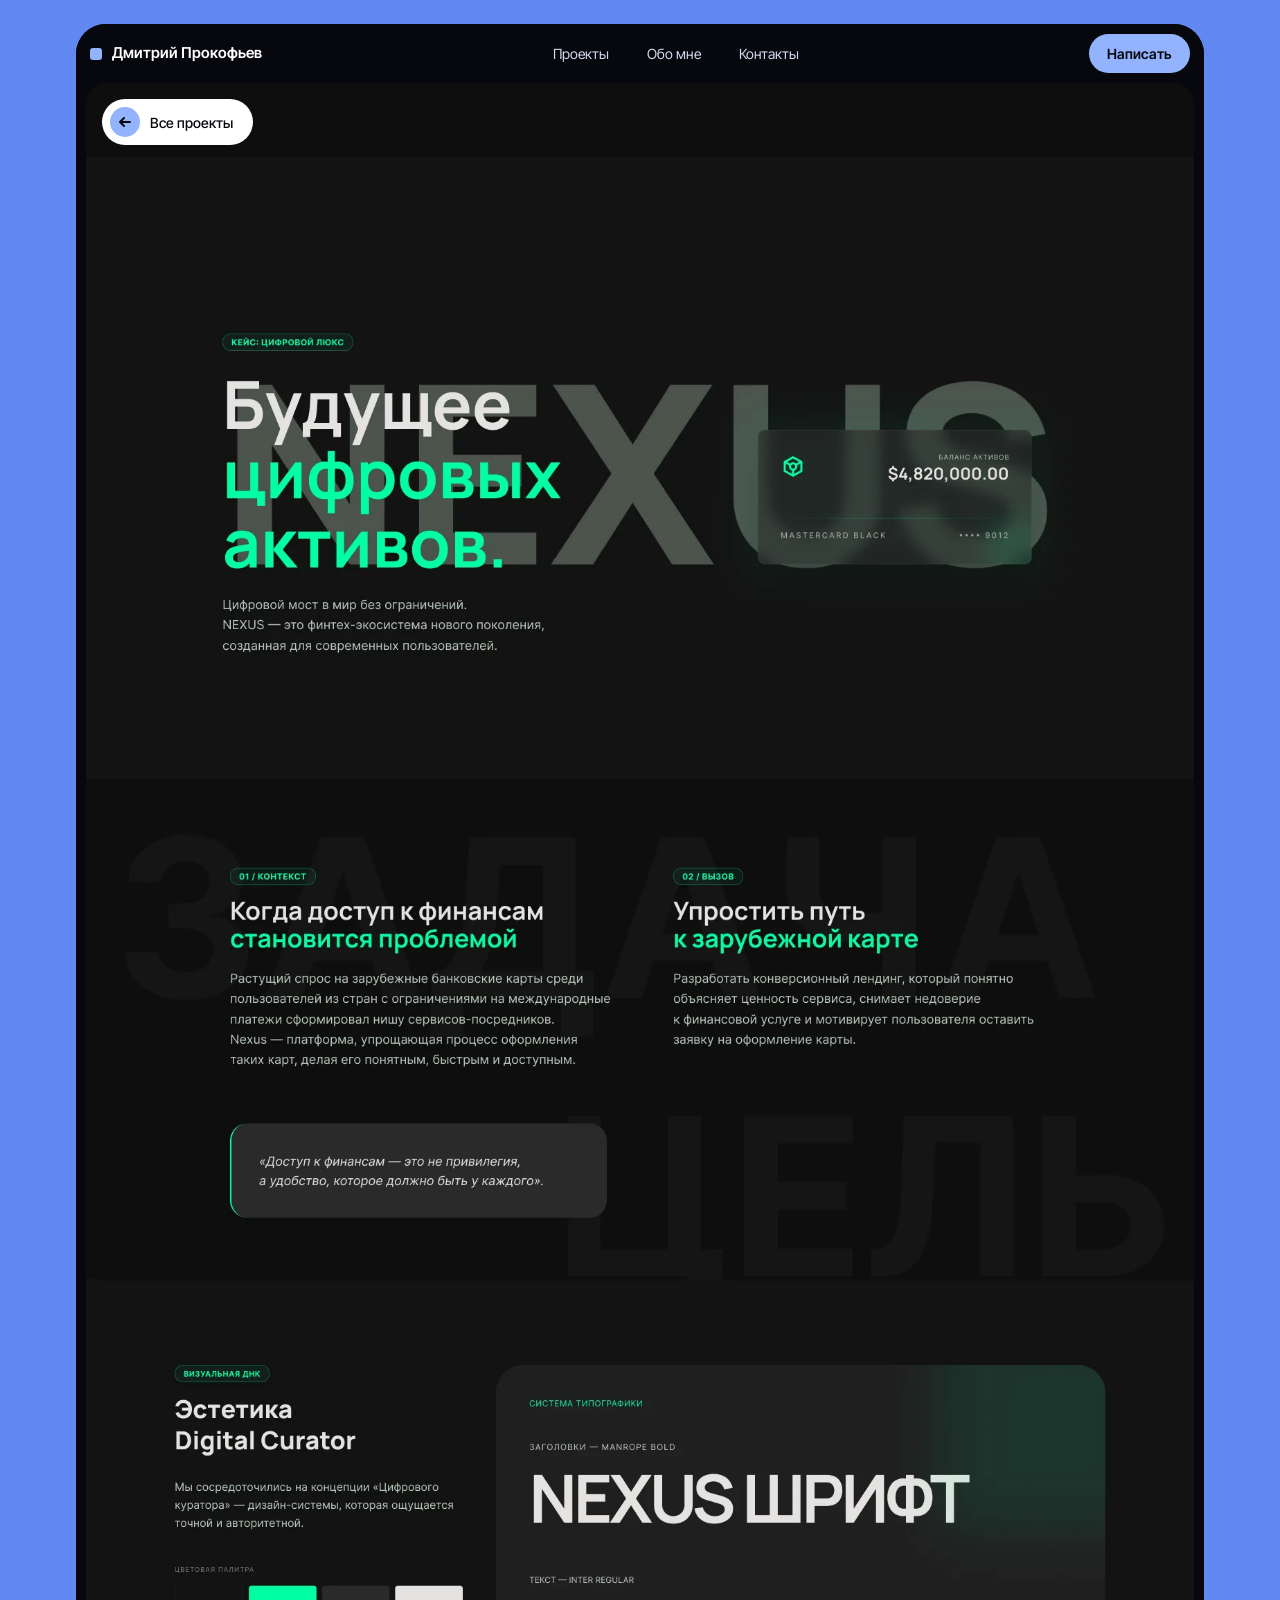
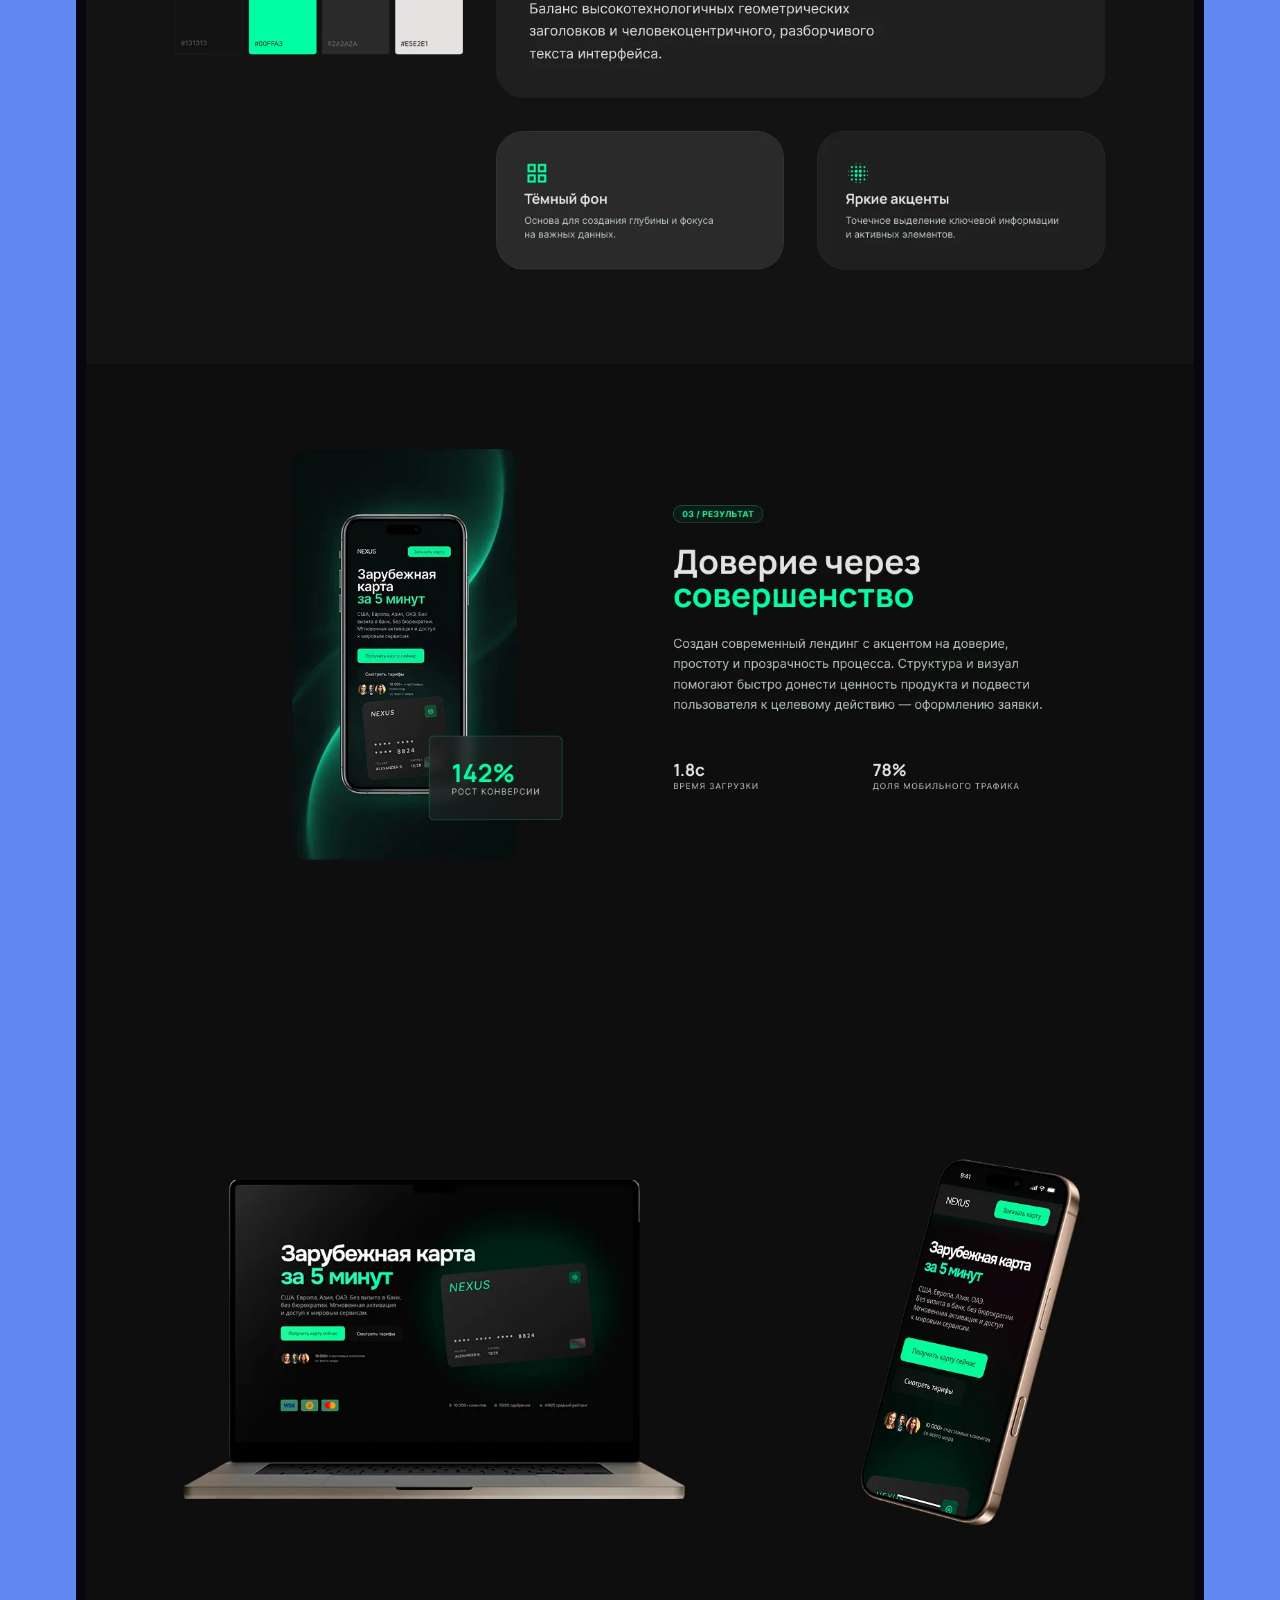
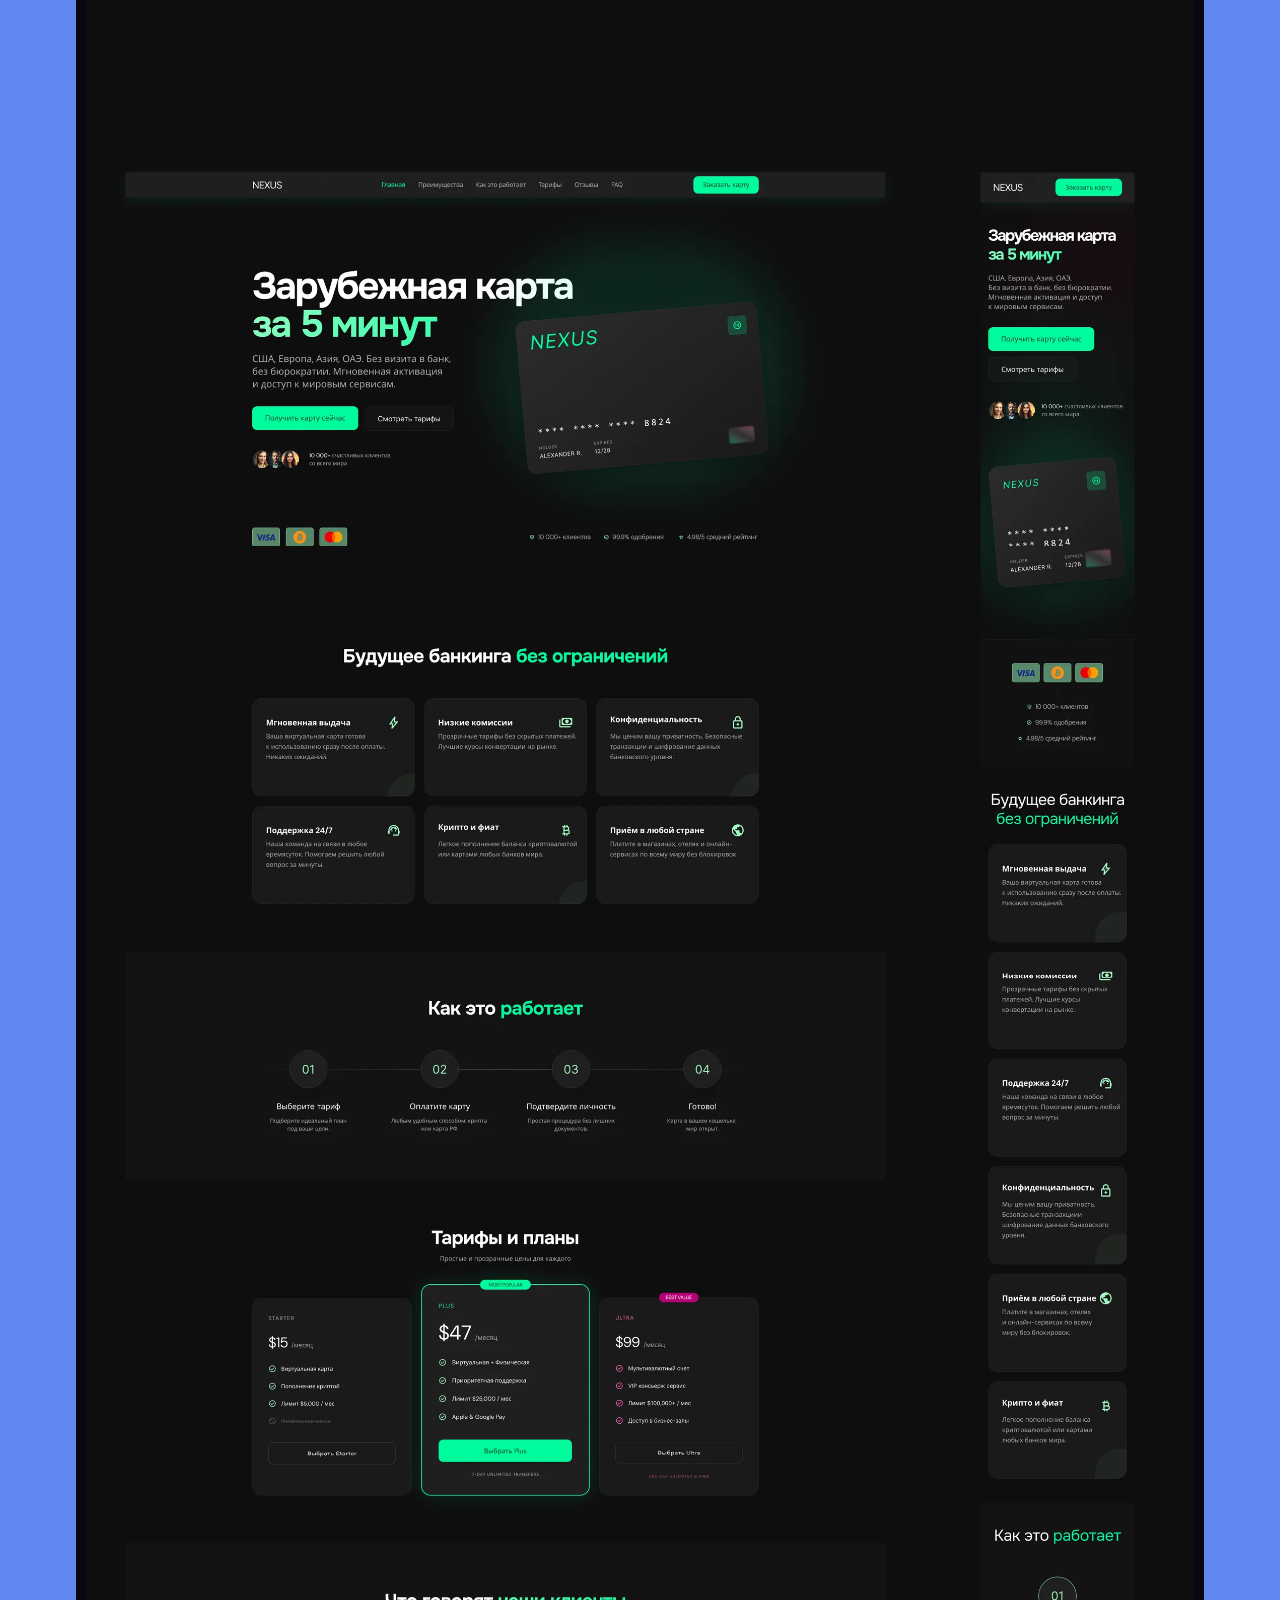
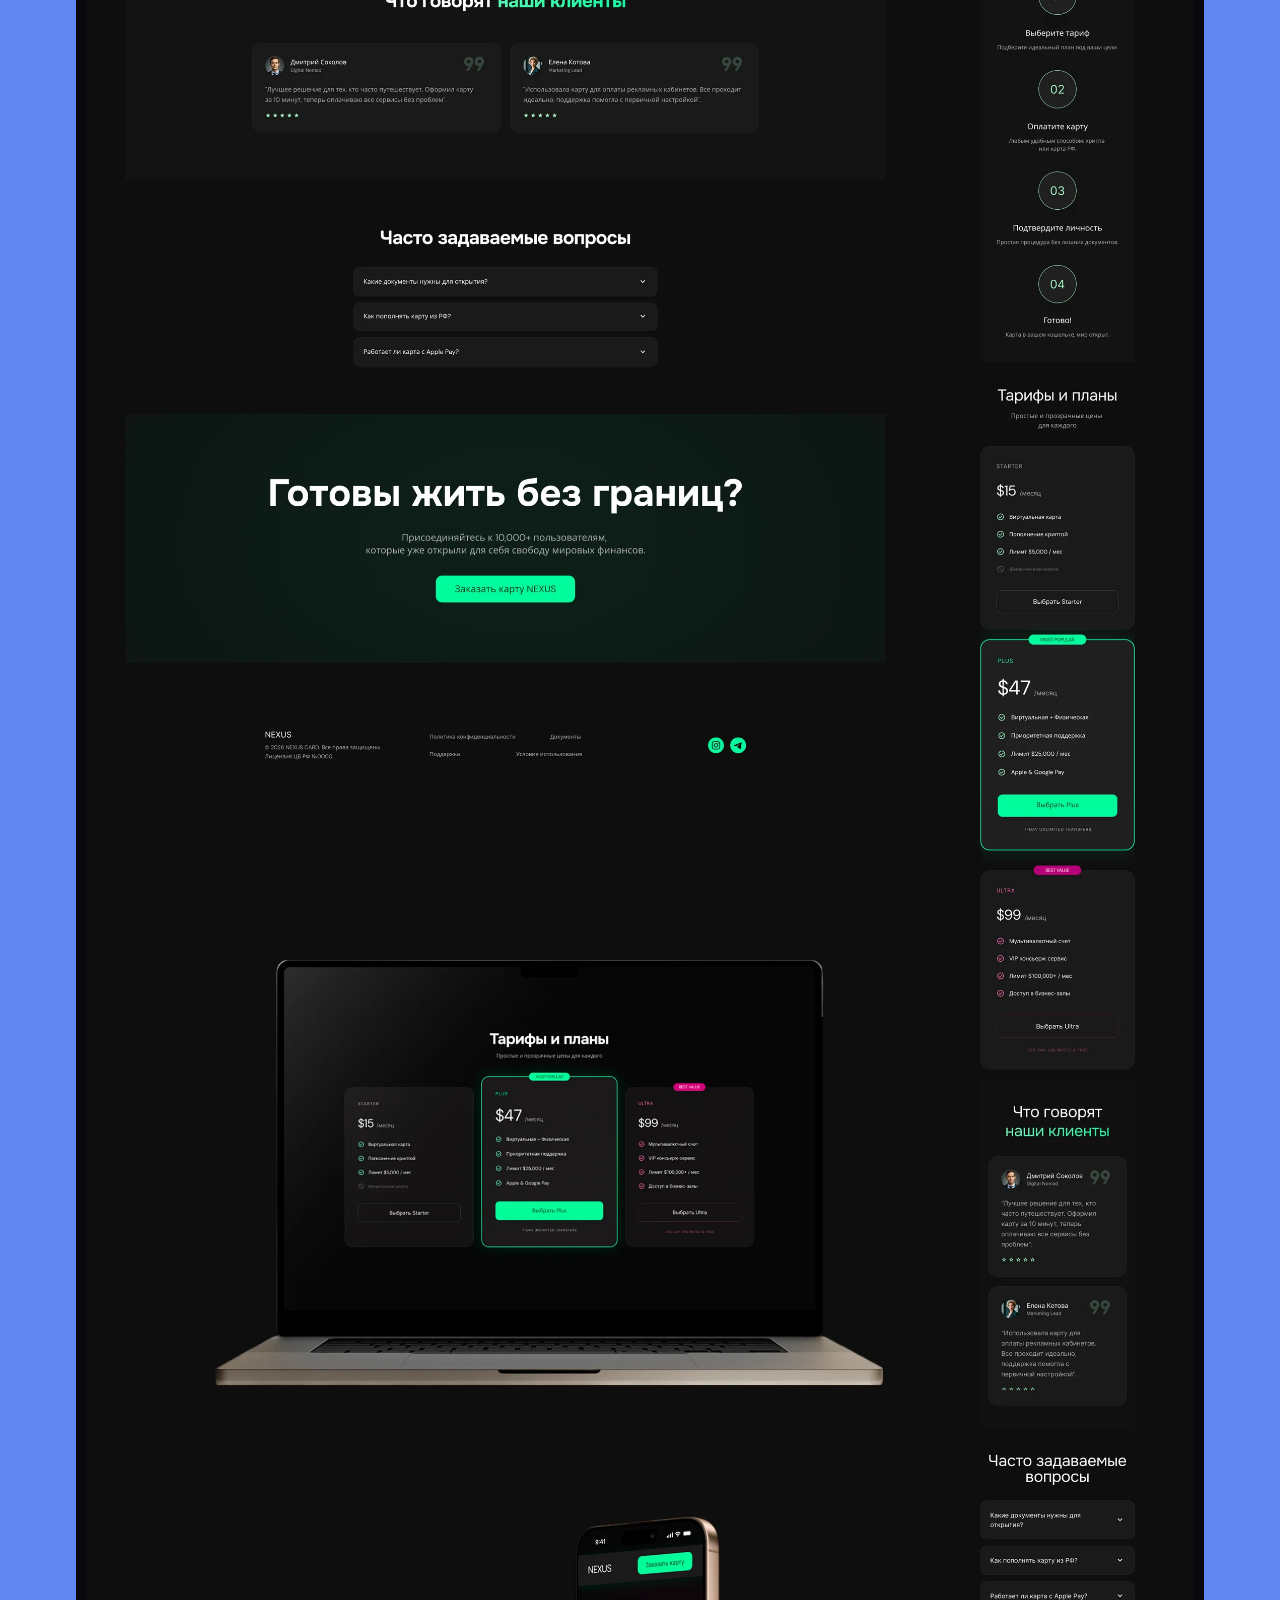
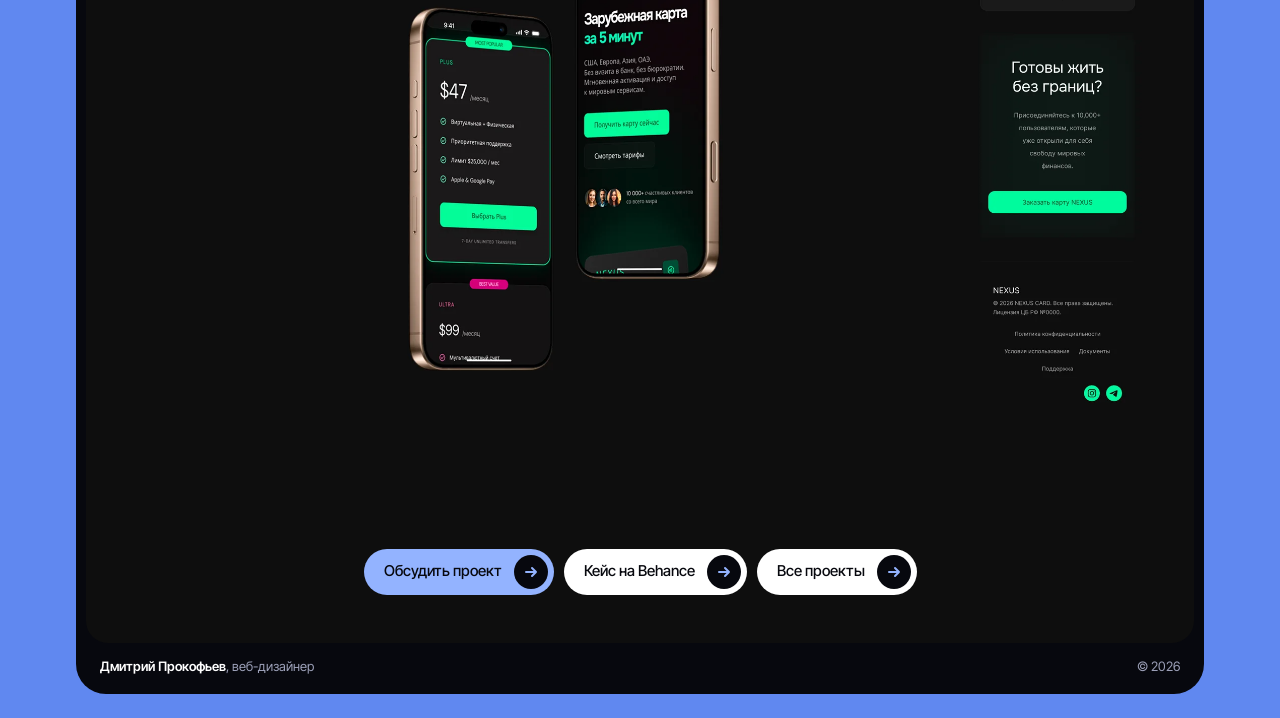
<file: cases/nexus.html>
<!DOCTYPE html>
<html lang="ru">
<head>
<meta charset="utf-8">
<meta name="viewport" content="width=device-width, initial-scale=1, viewport-fit=cover">
<title>Nexus: кейс | Дмитрий Прокофьев</title>
<link rel="preconnect" href="https://fonts.googleapis.com">
<link rel="preconnect" href="https://fonts.gstatic.com" crossorigin>
<link href="https://fonts.googleapis.com/css2?family=Inter+Tight:wght@400;500;600&family=Playfair+Display:ital,wght@1,500&display=swap" rel="stylesheet">
<link rel="stylesheet" href="../css/style.css">
</head><body class="case">
<div class="frame">
<header class="nav">
  <a class="brand" href="../index.html">Дмитрий Прокофьев</a>
  <ul id="menu"><li><a href="../projects.html">Проекты</a></li><li><a href="../index.html#about">Обо мне</a></li><li><a href="../index.html#contacts">Контакты</a></li></ul>
  <a class="nav-cta" href="https://t.me/Prokof24" target="_blank" rel="noopener">Написать</a>
  <button class="burger" type="button" aria-label="Меню" aria-expanded="false" aria-controls="menu"><i></i><i></i><i></i></button>
</header>
<main class="cs" style="background:#0e0e0e"><div class="cs-top"><a class="back" href="../projects.html"><span class="go"><svg viewBox="0 0 16 16" aria-hidden="true"><path d="M3 8h10M9 4l4 4-4 4"/></svg></span>Все проекты</a></div><div class="stack"><img src="../img/nexus/01.webp" width="1600" height="900" alt="Nexus"><img src="../img/nexus/02.webp" width="1600" height="723" alt="Nexus" loading="lazy"><img src="../img/nexus/03.webp" width="1600" height="991" alt="Nexus" loading="lazy"><img src="../img/nexus/04.webp" width="1600" height="770" alt="Nexus" loading="lazy"><img src="../img/nexus/05.webp" width="1600" height="1180" alt="Nexus" loading="lazy"><img src="../img/nexus/06.webp" width="2200" height="863" alt="Nexus" loading="lazy"><img src="../img/nexus/07.webp" width="2200" height="857" alt="Nexus" loading="lazy"><img src="../img/nexus/08.webp" width="2200" height="949" alt="Nexus" loading="lazy"><img src="../img/nexus/09.webp" width="2200" height="907" alt="Nexus" loading="lazy"><img src="../img/nexus/10.webp" width="2200" height="970" alt="Nexus" loading="lazy"><img src="../img/nexus/11.webp" width="2200" height="1179" alt="Nexus" loading="lazy"><img src="../img/nexus/12.webp" width="2200" height="1427" alt="Nexus" loading="lazy"></div><div class="cs-btns"><a class="pill p" href="../index.html#contacts">Обсудить проект <span class="dot"><svg viewBox="0 0 16 16" aria-hidden="true"><path d="M3 8h10M9 4l4 4-4 4"/></svg></span></a><a class="pill" href="https://www.behance.net/gallery/257417243/NEXUS" target="_blank" rel="noopener">Кейс на Behance <span class="dot"><svg viewBox="0 0 16 16" aria-hidden="true"><path d="M3 8h10M9 4l4 4-4 4"/></svg></span></a><a class="pill" href="../projects.html">Все проекты <span class="dot"><svg viewBox="0 0 16 16" aria-hidden="true"><path d="M3 8h10M9 4l4 4-4 4"/></svg></span></a></div></main>
<footer class="foot">
  <span><b>Дмитрий Прокофьев</b>, веб-дизайнер</span>
  <span>© 2026</span>
</footer>
</div>
<a class="fab fab-back" href="../projects.html" aria-label="Все проекты" title="Все проекты"><svg viewBox="0 0 16 16" aria-hidden="true"><path d="M13 8H3M7 4L3 8l4 4"/></svg></a>
<button class="fab fab-top" type="button" aria-label="Наверх" title="Наверх"><svg viewBox="0 0 16 16" aria-hidden="true"><path d="M8 13V3M4 7l4-4 4 4"/></svg></button>
<script src="../js/main.js" defer></script>
</body>
</html>
</file>
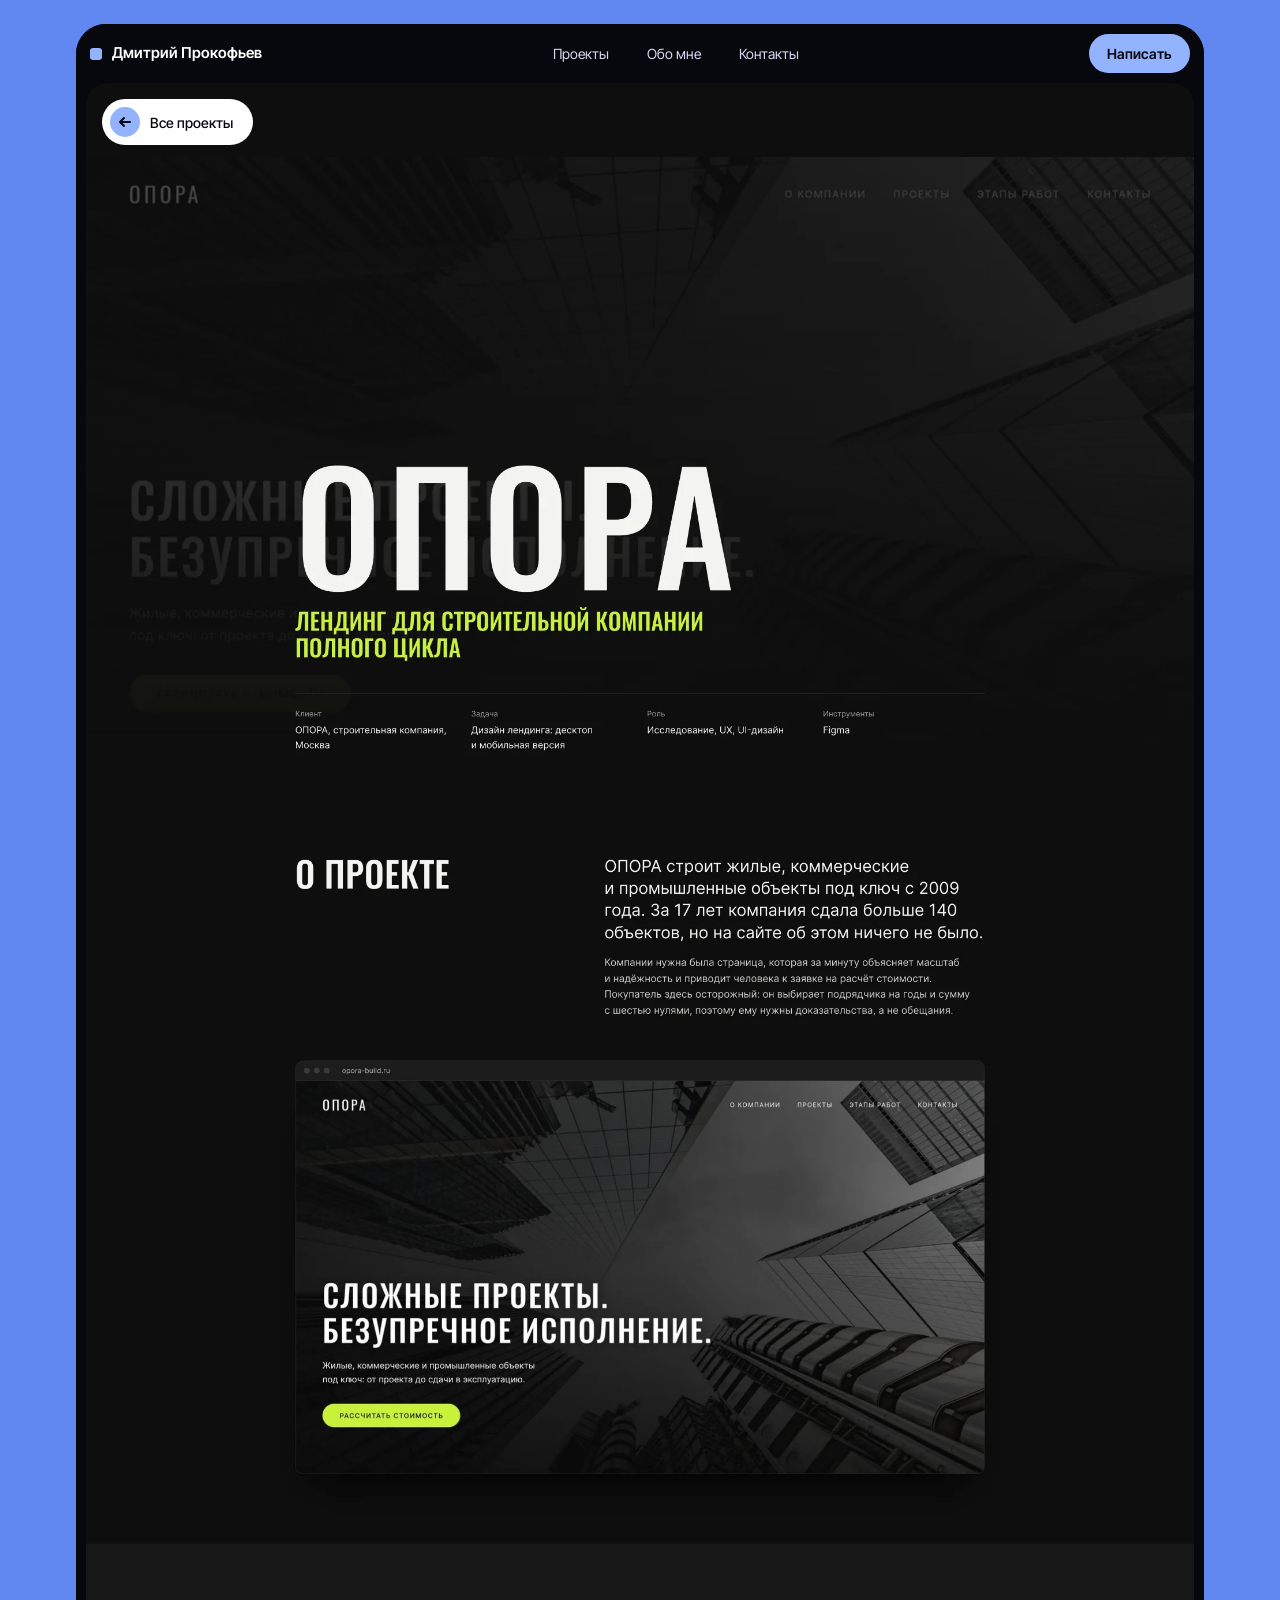
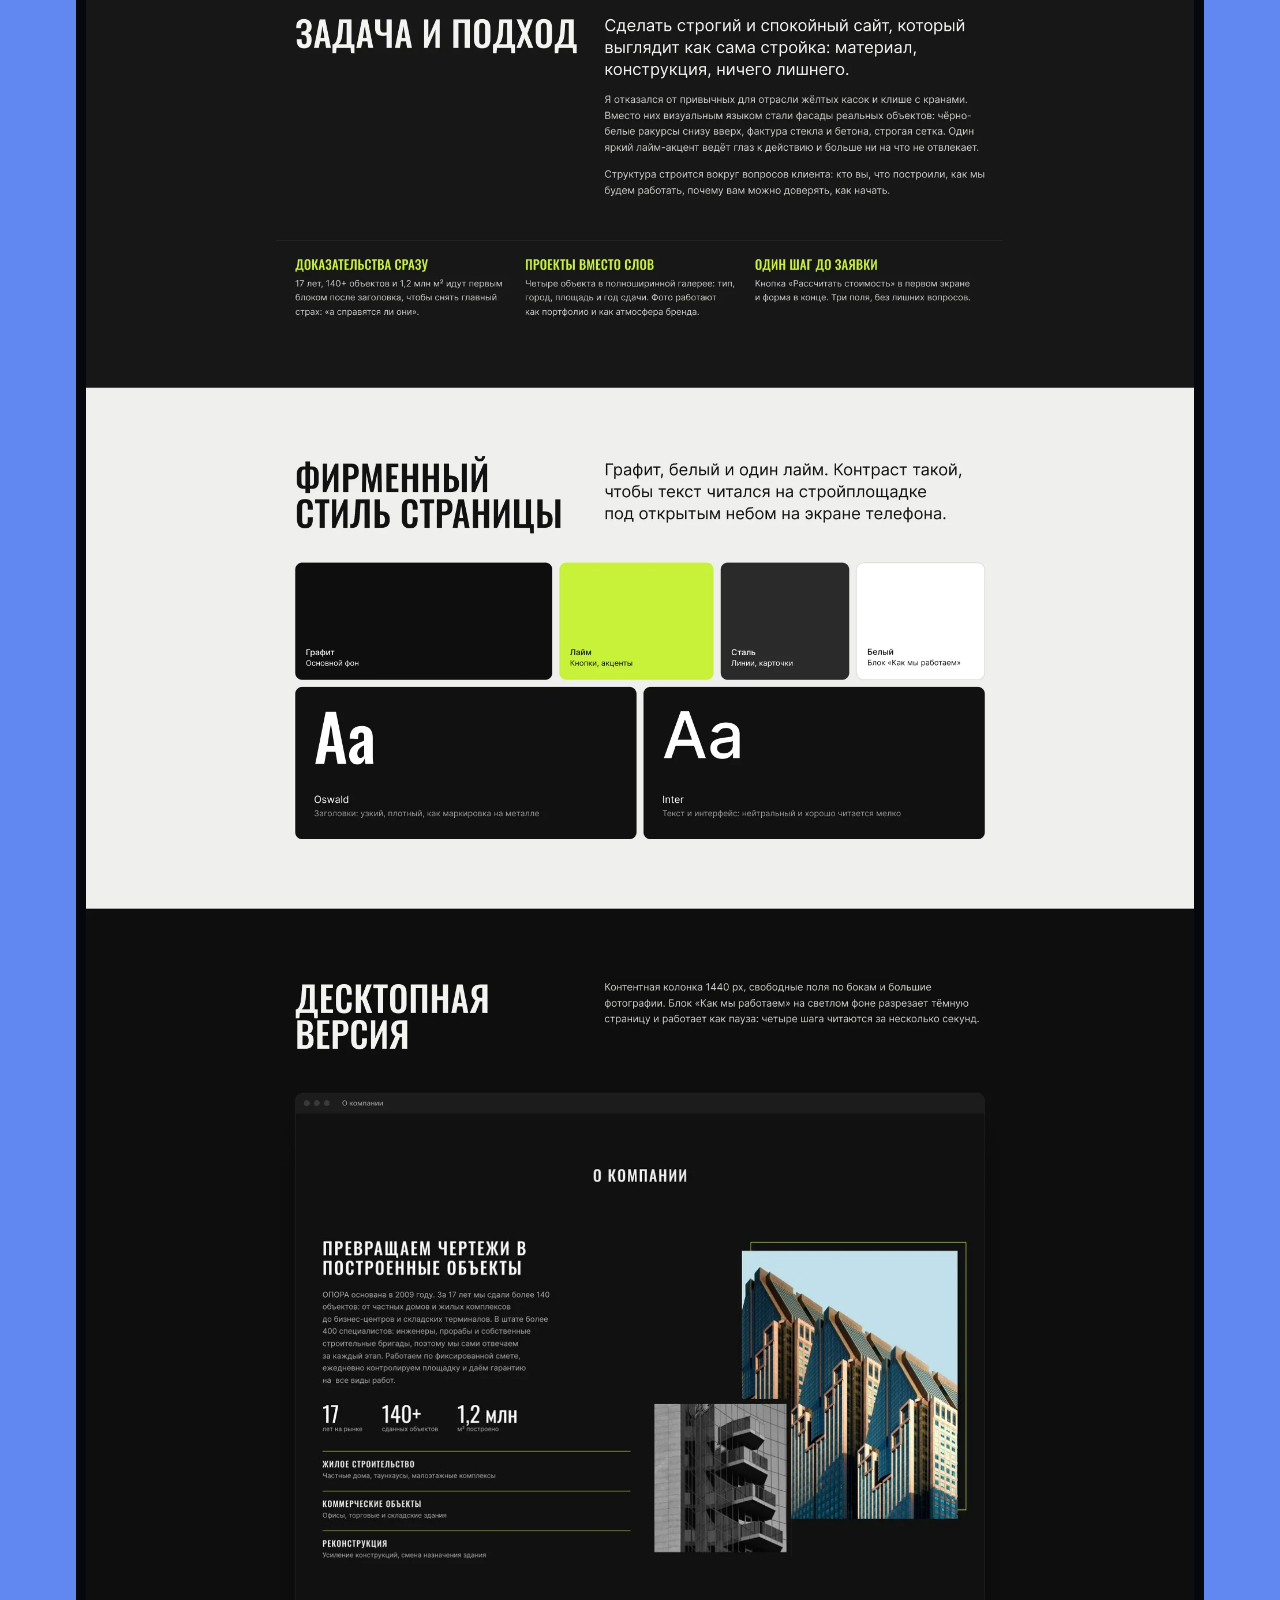
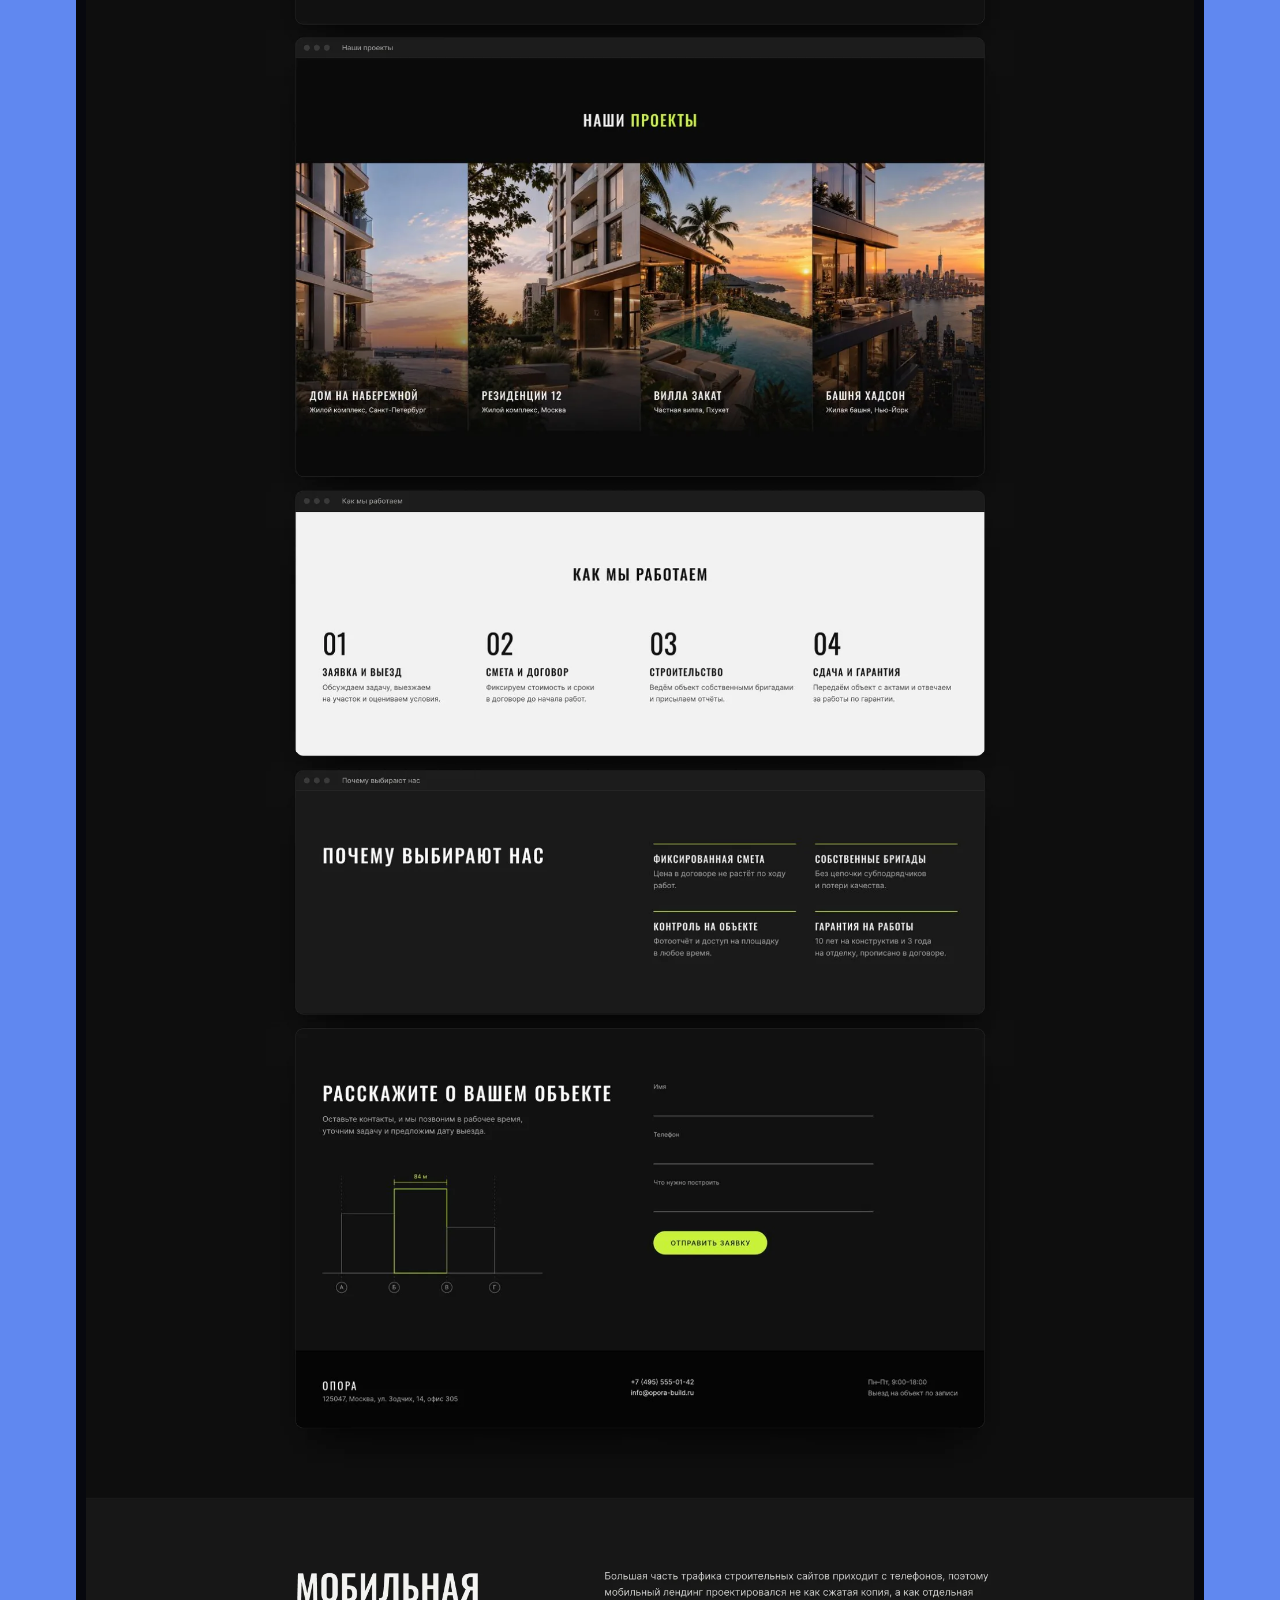
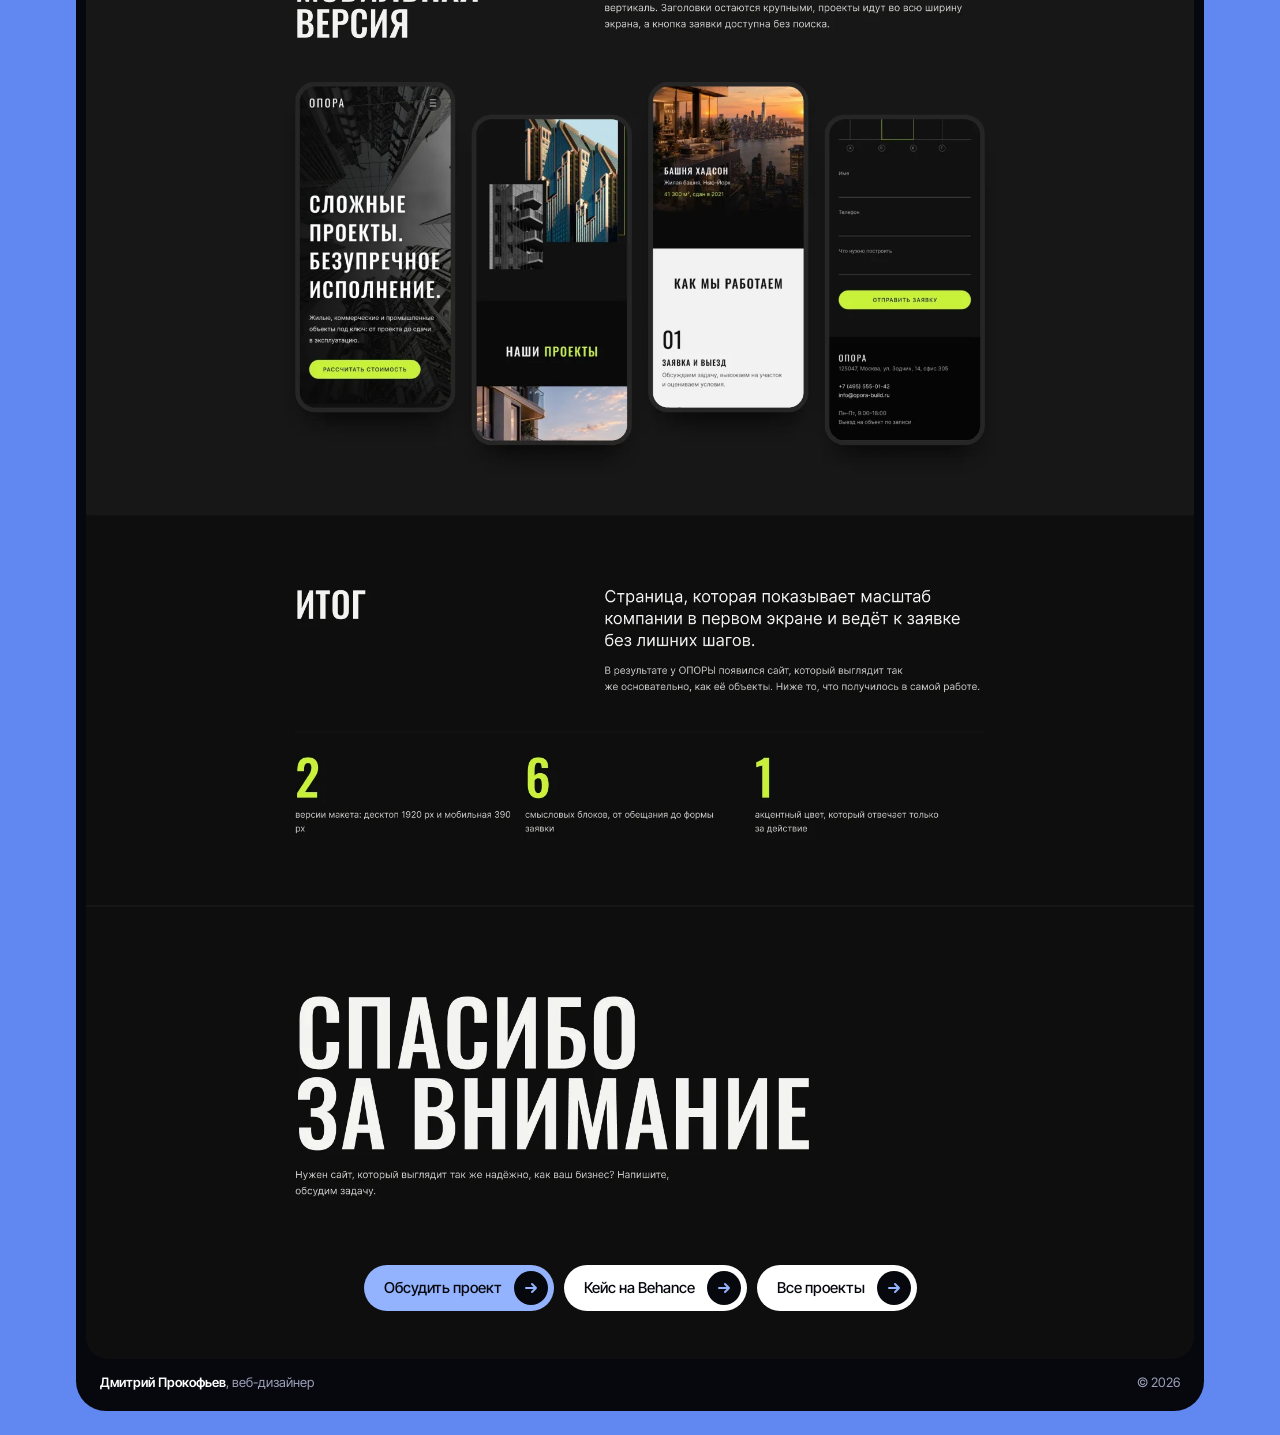
<file: cases/opora.html>
<!DOCTYPE html>
<html lang="ru">
<head>
<meta charset="utf-8">
<meta name="viewport" content="width=device-width, initial-scale=1, viewport-fit=cover">
<title>Опора: кейс | Дмитрий Прокофьев</title>
<link rel="preconnect" href="https://fonts.googleapis.com">
<link rel="preconnect" href="https://fonts.gstatic.com" crossorigin>
<link href="https://fonts.googleapis.com/css2?family=Inter+Tight:wght@400;500;600&family=Playfair+Display:ital,wght@1,500&display=swap" rel="stylesheet">
<link rel="stylesheet" href="../css/style.css">
</head><body class="case">
<div class="frame">
<header class="nav">
  <a class="brand" href="../index.html">Дмитрий Прокофьев</a>
  <ul id="menu"><li><a href="../projects.html">Проекты</a></li><li><a href="../index.html#about">Обо мне</a></li><li><a href="../index.html#contacts">Контакты</a></li></ul>
  <a class="nav-cta" href="https://t.me/Prokof24" target="_blank" rel="noopener">Написать</a>
  <button class="burger" type="button" aria-label="Меню" aria-expanded="false" aria-controls="menu"><i></i><i></i><i></i></button>
</header>
<main class="cs" style="background:#0e0e0e"><div class="cs-top"><a class="back" href="../projects.html"><span class="go"><svg viewBox="0 0 16 16" aria-hidden="true"><path d="M3 8h10M9 4l4 4-4 4"/></svg></span>Все проекты</a></div><div class="stack"><img src="../img/opora/01.webp" width="1920" height="1089" alt="Опора"><img src="../img/opora/02.webp" width="1920" height="1316" alt="Опора" loading="lazy"><img src="../img/opora/03.webp" width="1920" height="771" alt="Опора" loading="lazy"><img src="../img/opora/04.webp" width="1920" height="905" alt="Опора" loading="lazy"><img src="../img/opora/05.webp" width="1920" height="1253" alt="Опора" loading="lazy"><img src="../img/opora/06.webp" width="1920" height="1253" alt="Опора" loading="lazy"><img src="../img/opora/07.webp" width="1920" height="1253" alt="Опора" loading="lazy"><img src="../img/opora/08.webp" width="1920" height="1116" alt="Опора" loading="lazy"><img src="../img/opora/09.webp" width="1920" height="1227" alt="Опора" loading="lazy"></div><div class="cs-btns"><a class="pill p" href="../index.html#contacts">Обсудить проект <span class="dot"><svg viewBox="0 0 16 16" aria-hidden="true"><path d="M3 8h10M9 4l4 4-4 4"/></svg></span></a><a class="pill" href="https://www.behance.net/gallery/257420535/opora" target="_blank" rel="noopener">Кейс на Behance <span class="dot"><svg viewBox="0 0 16 16" aria-hidden="true"><path d="M3 8h10M9 4l4 4-4 4"/></svg></span></a><a class="pill" href="../projects.html">Все проекты <span class="dot"><svg viewBox="0 0 16 16" aria-hidden="true"><path d="M3 8h10M9 4l4 4-4 4"/></svg></span></a></div></main>
<footer class="foot">
  <span><b>Дмитрий Прокофьев</b>, веб-дизайнер</span>
  <span>© 2026</span>
</footer>
</div>
<a class="fab fab-back" href="../projects.html" aria-label="Все проекты" title="Все проекты"><svg viewBox="0 0 16 16" aria-hidden="true"><path d="M13 8H3M7 4L3 8l4 4"/></svg></a>
<button class="fab fab-top" type="button" aria-label="Наверх" title="Наверх"><svg viewBox="0 0 16 16" aria-hidden="true"><path d="M8 13V3M4 7l4-4 4 4"/></svg></button>
<script src="../js/main.js" defer></script>
</body>
</html>
</file>
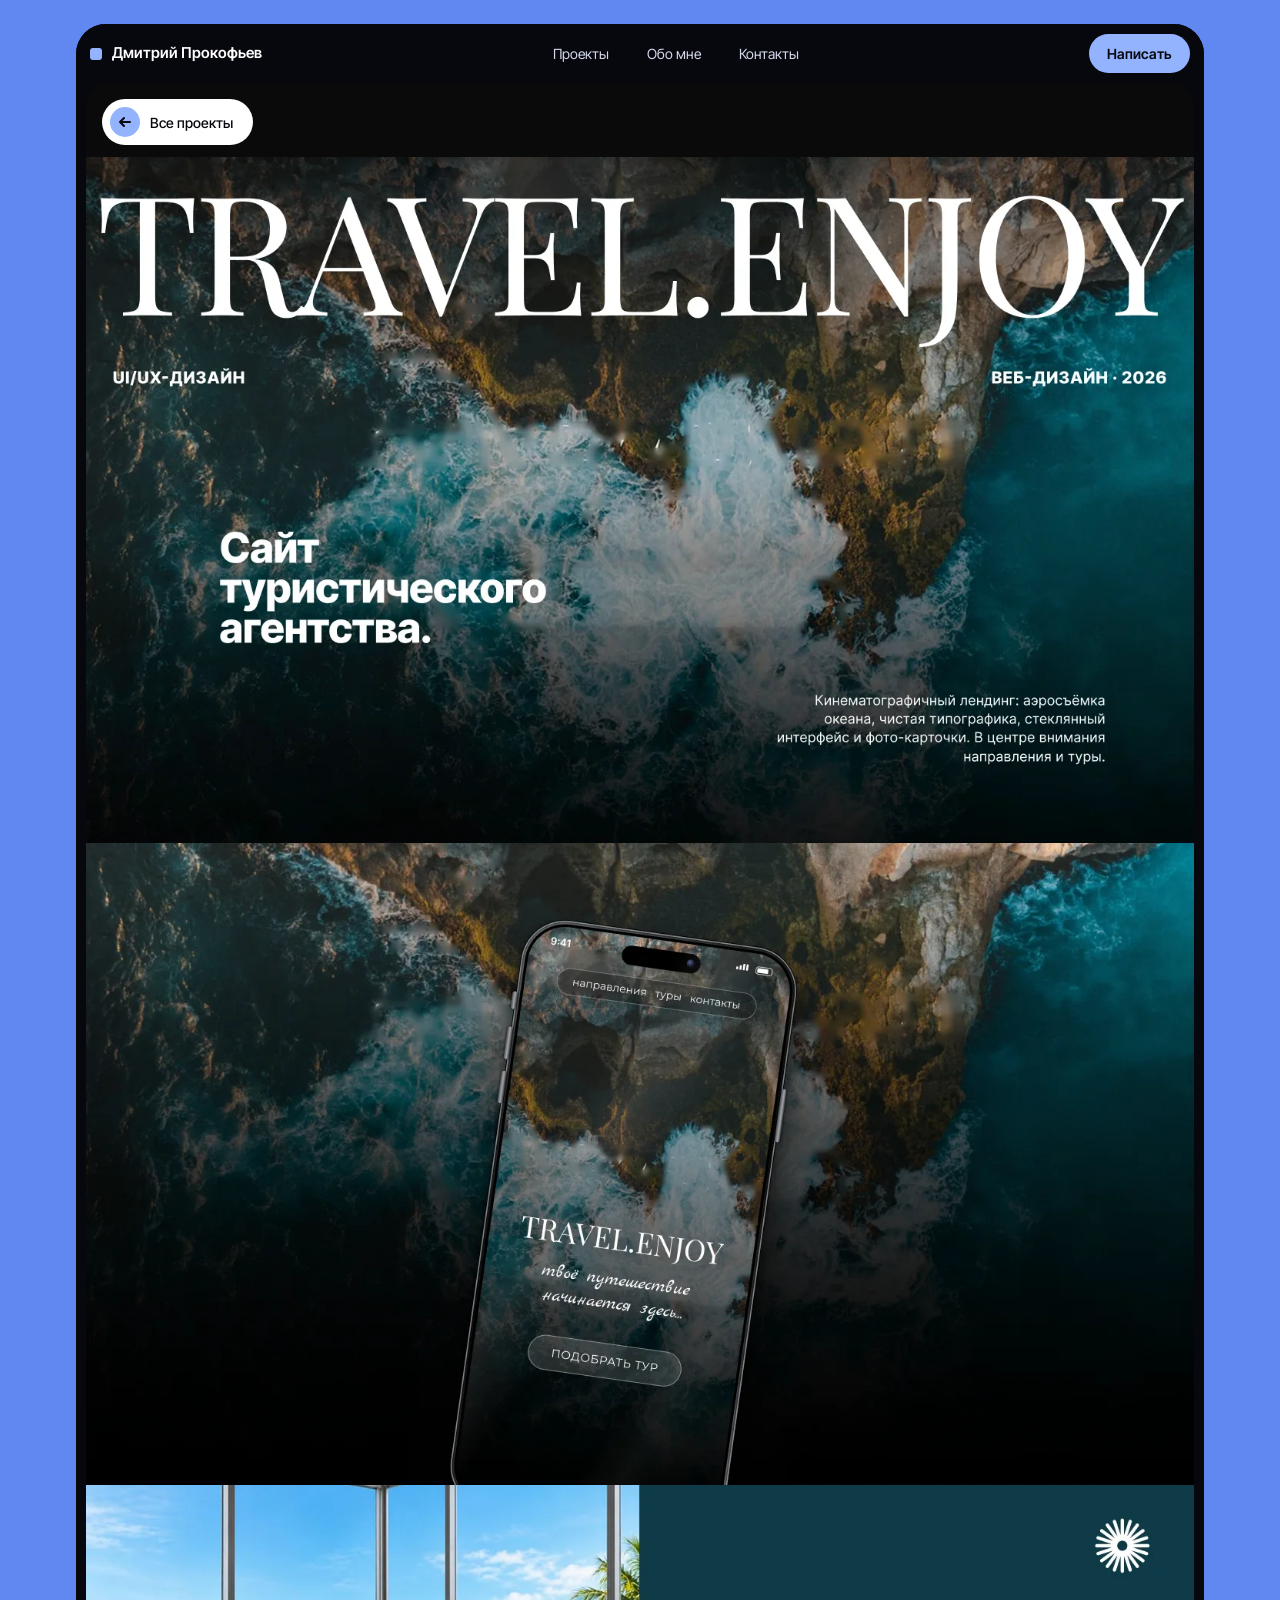
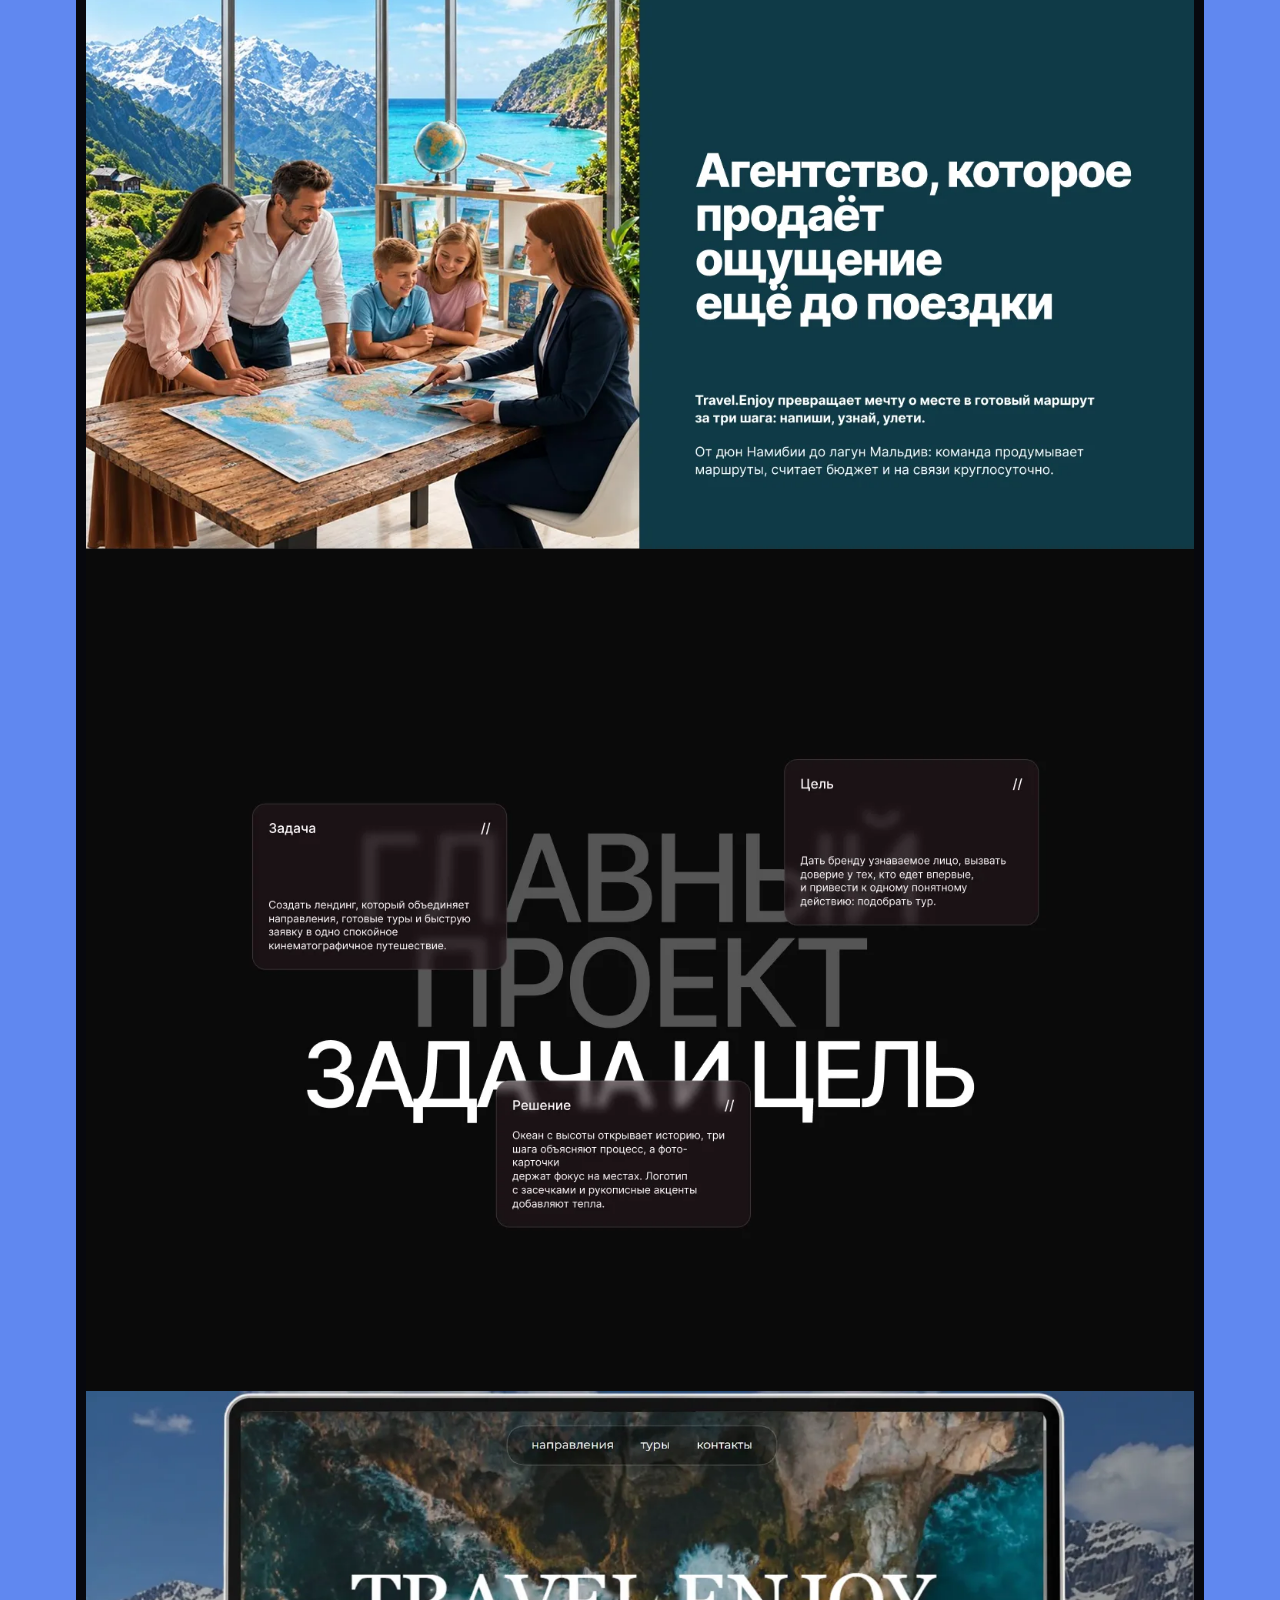
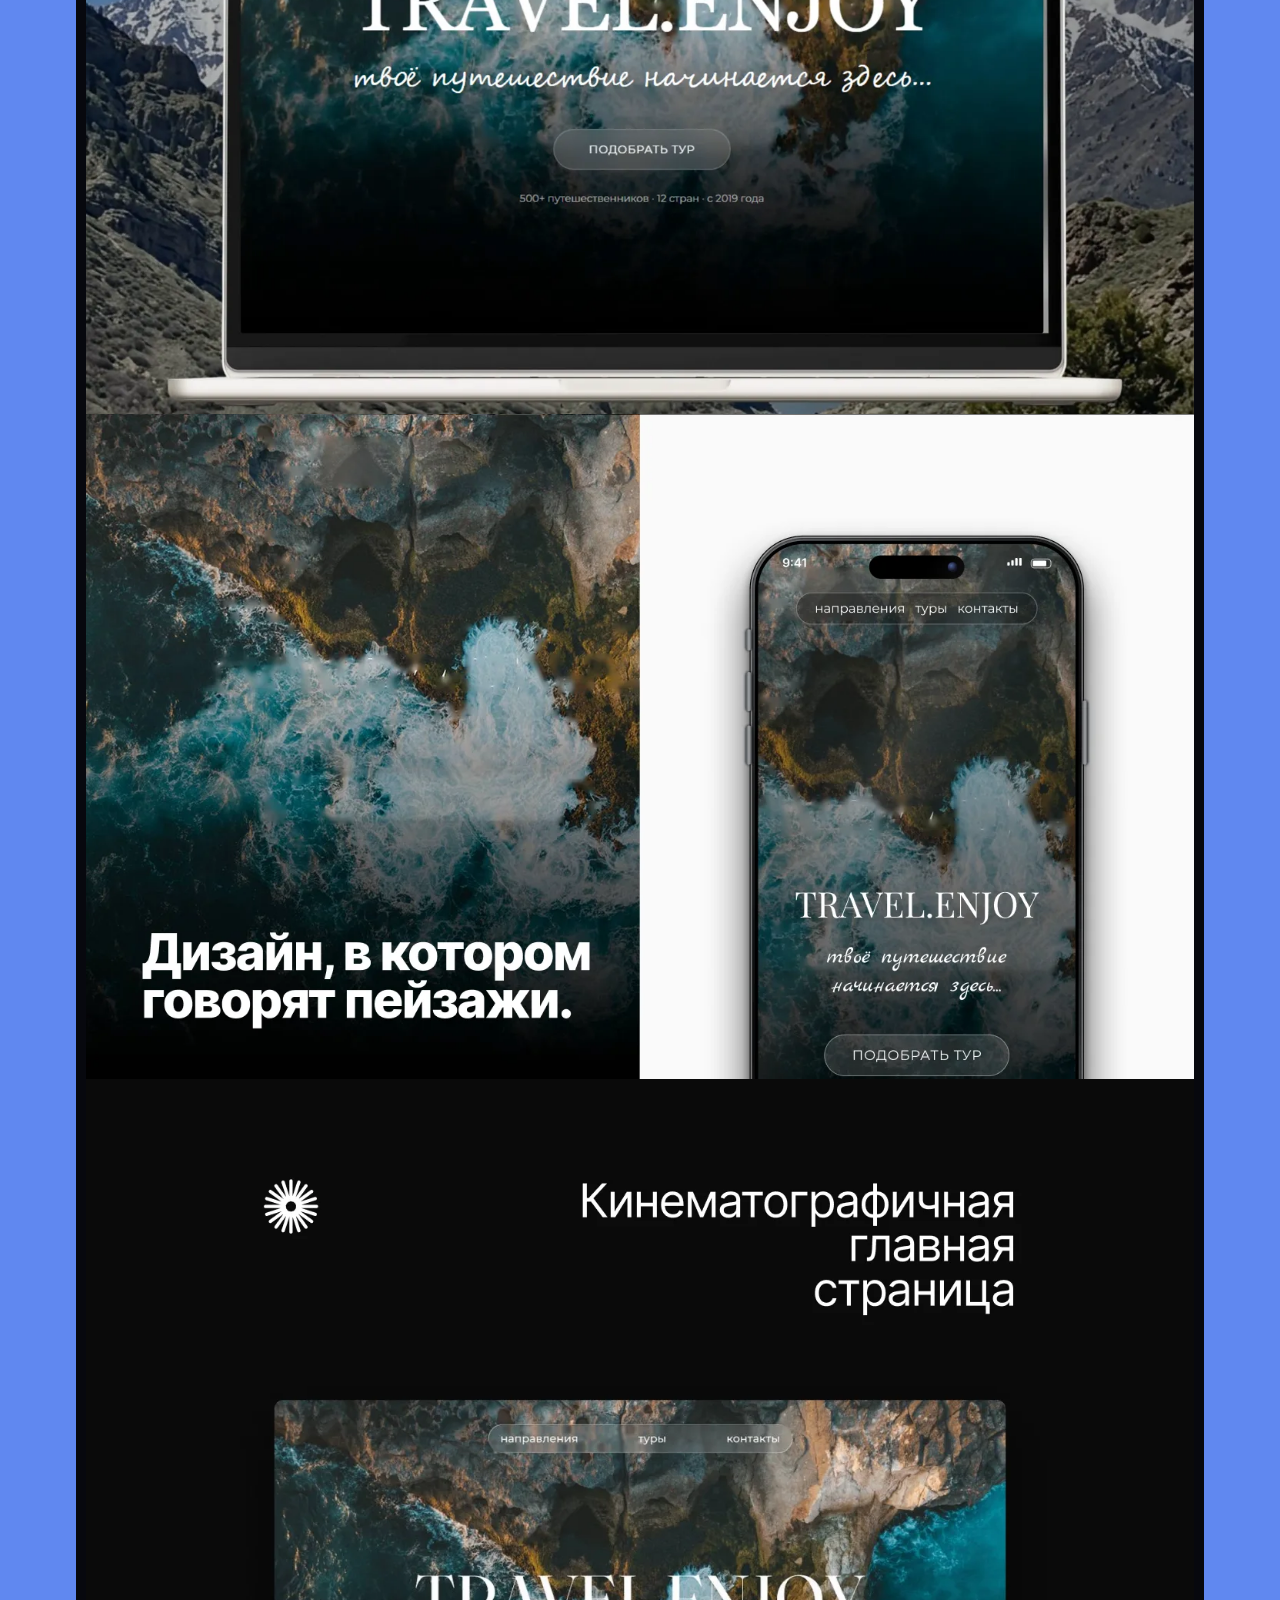
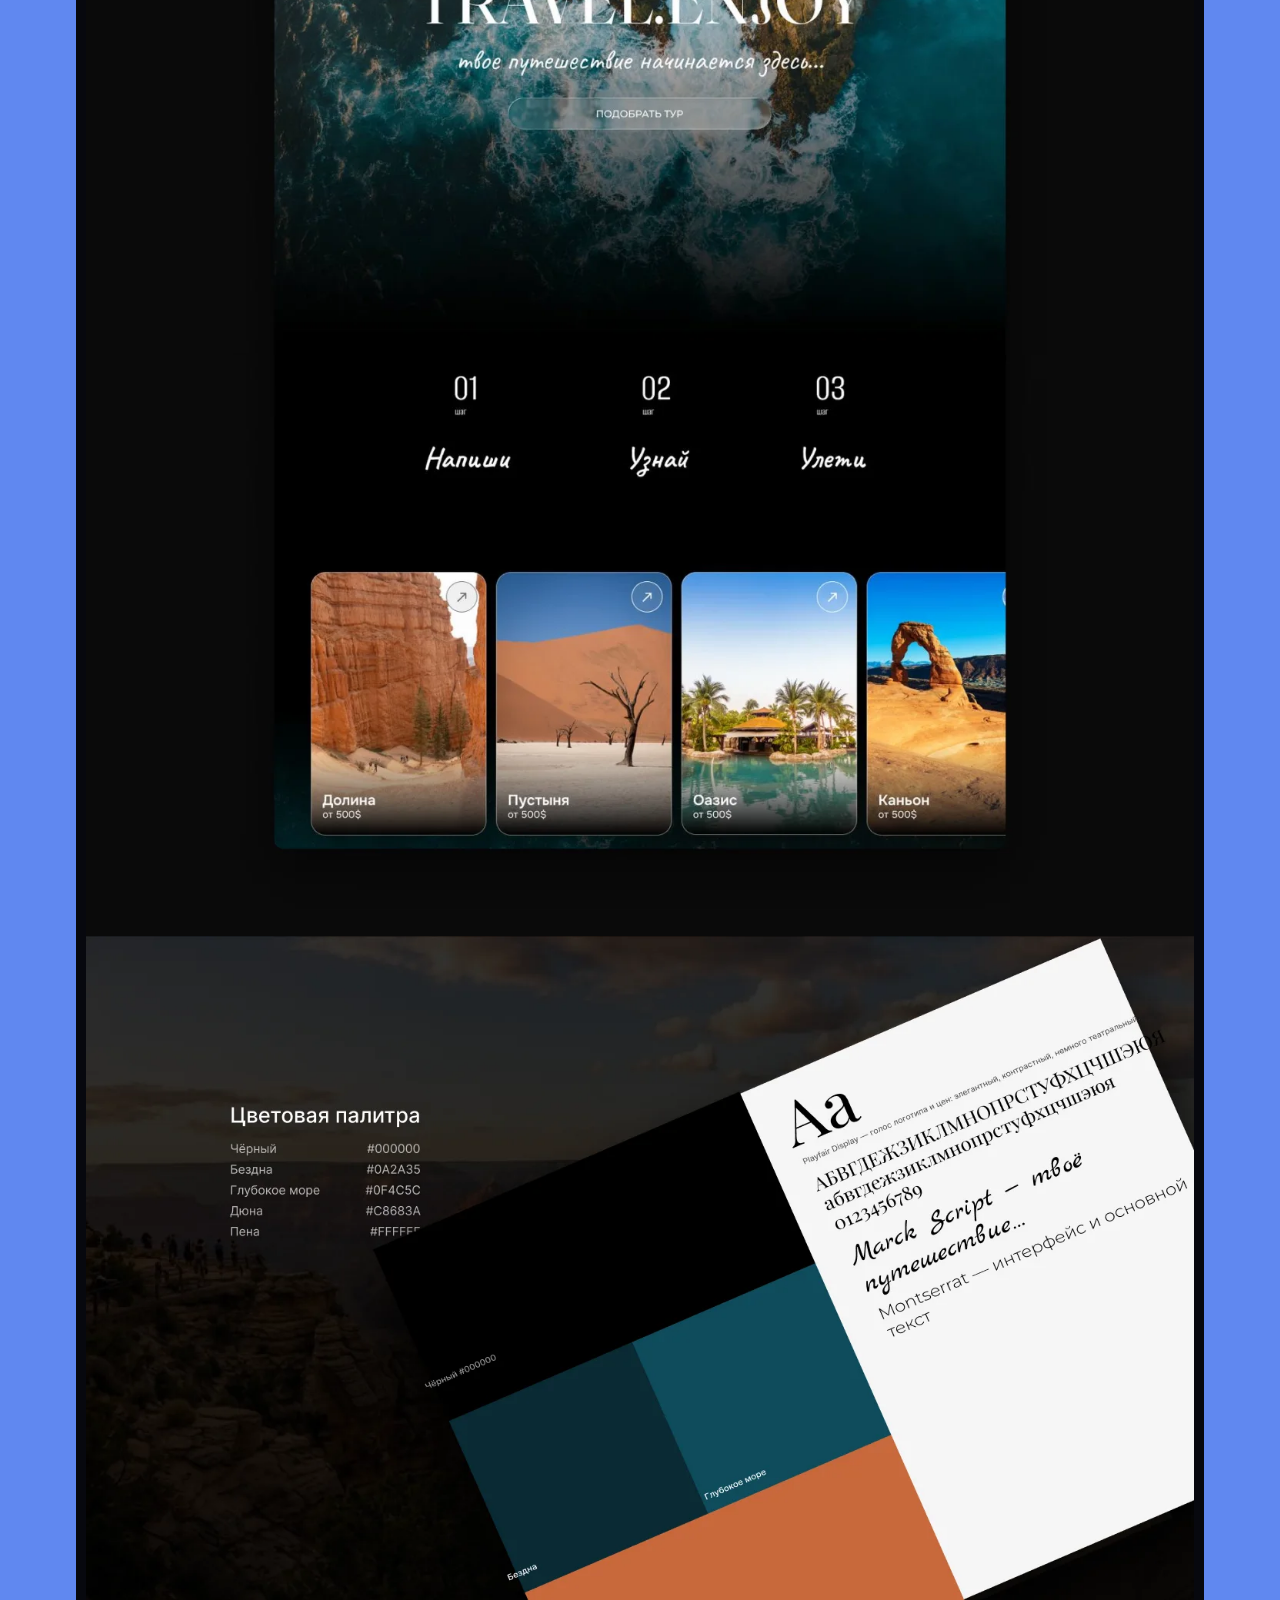
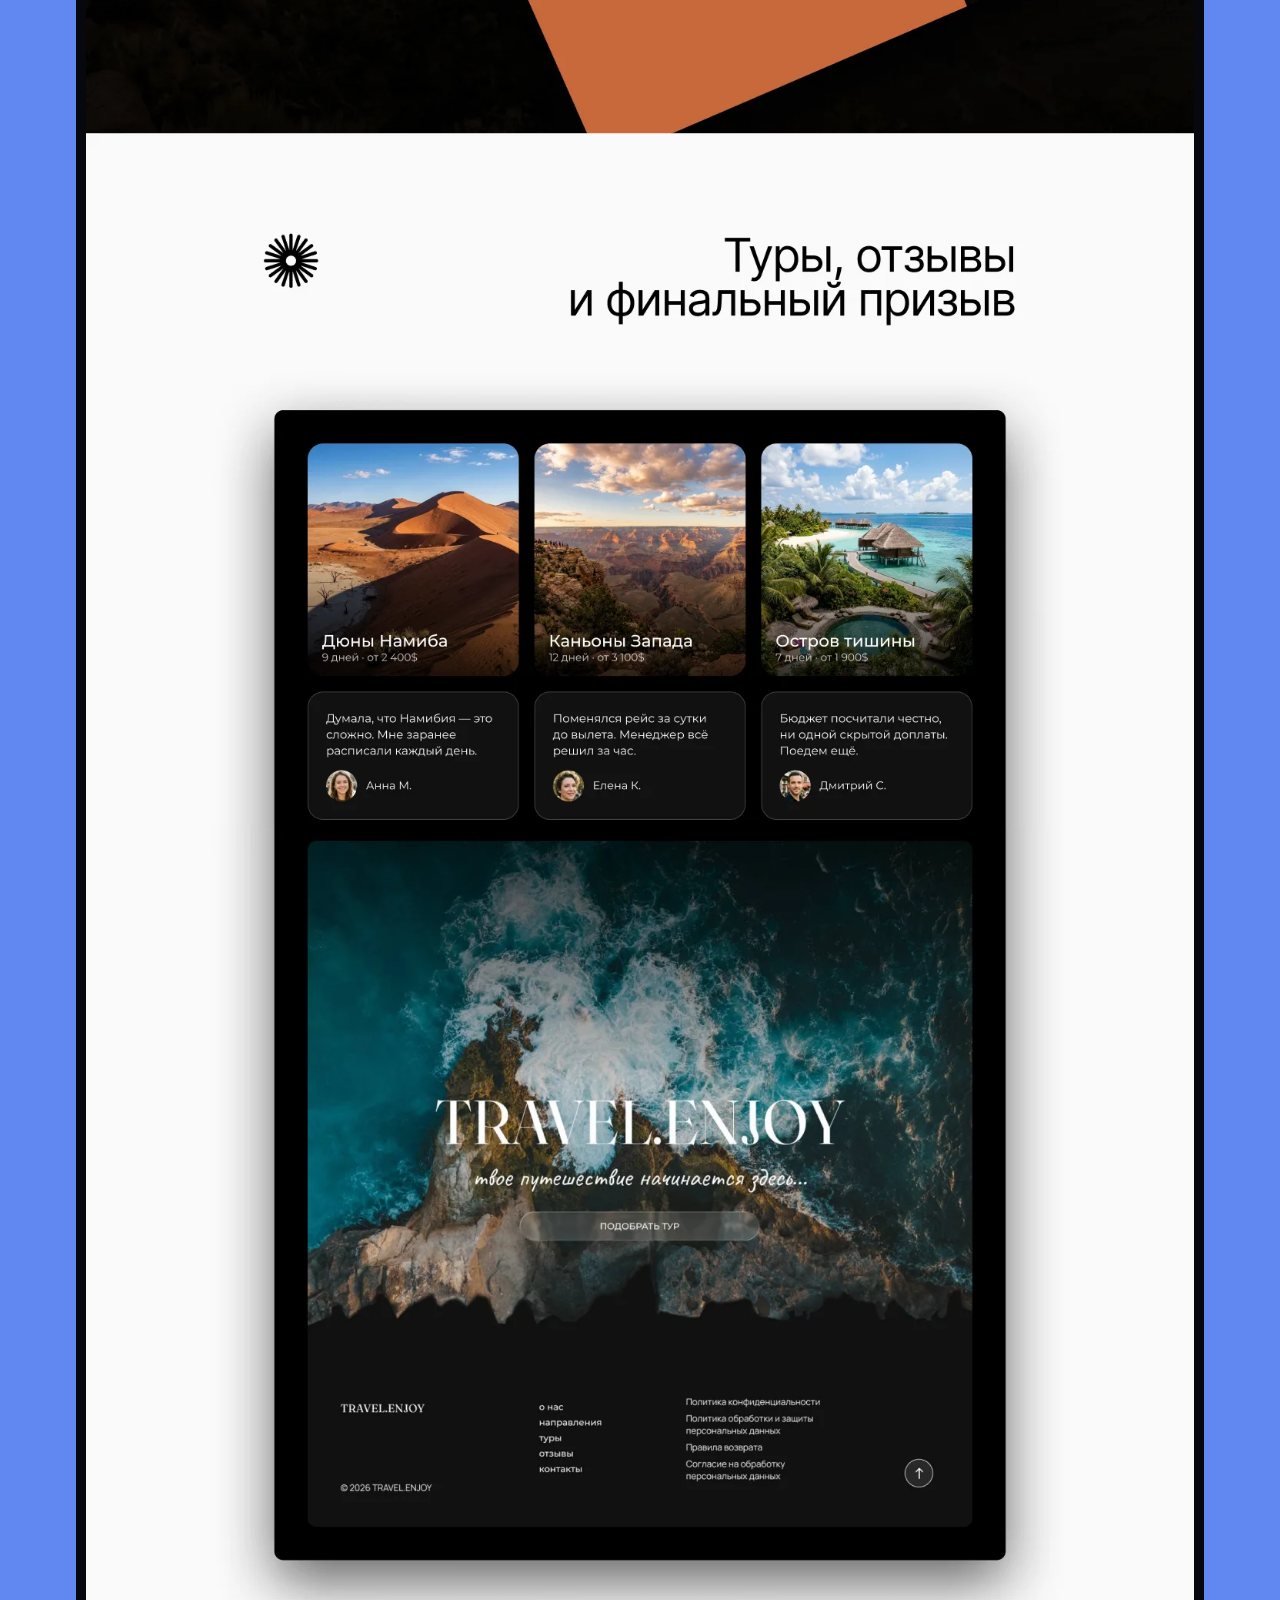
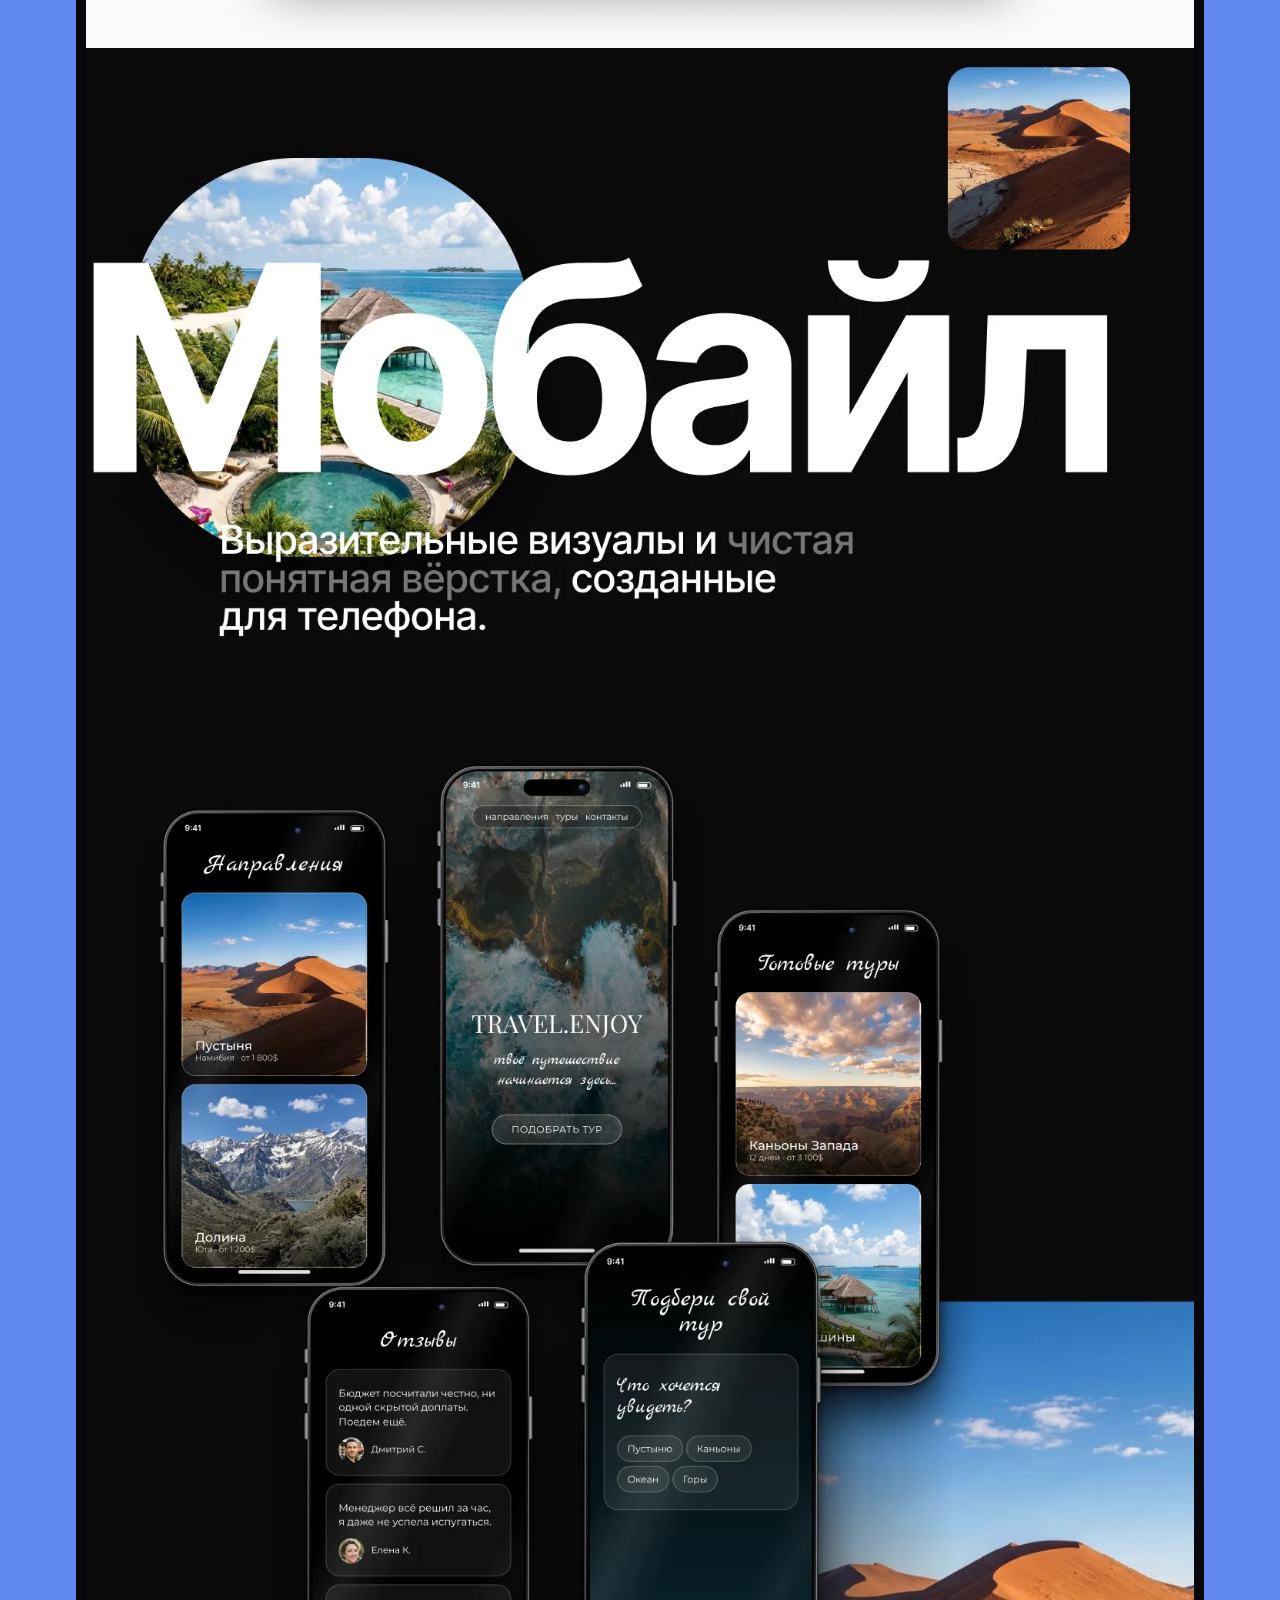
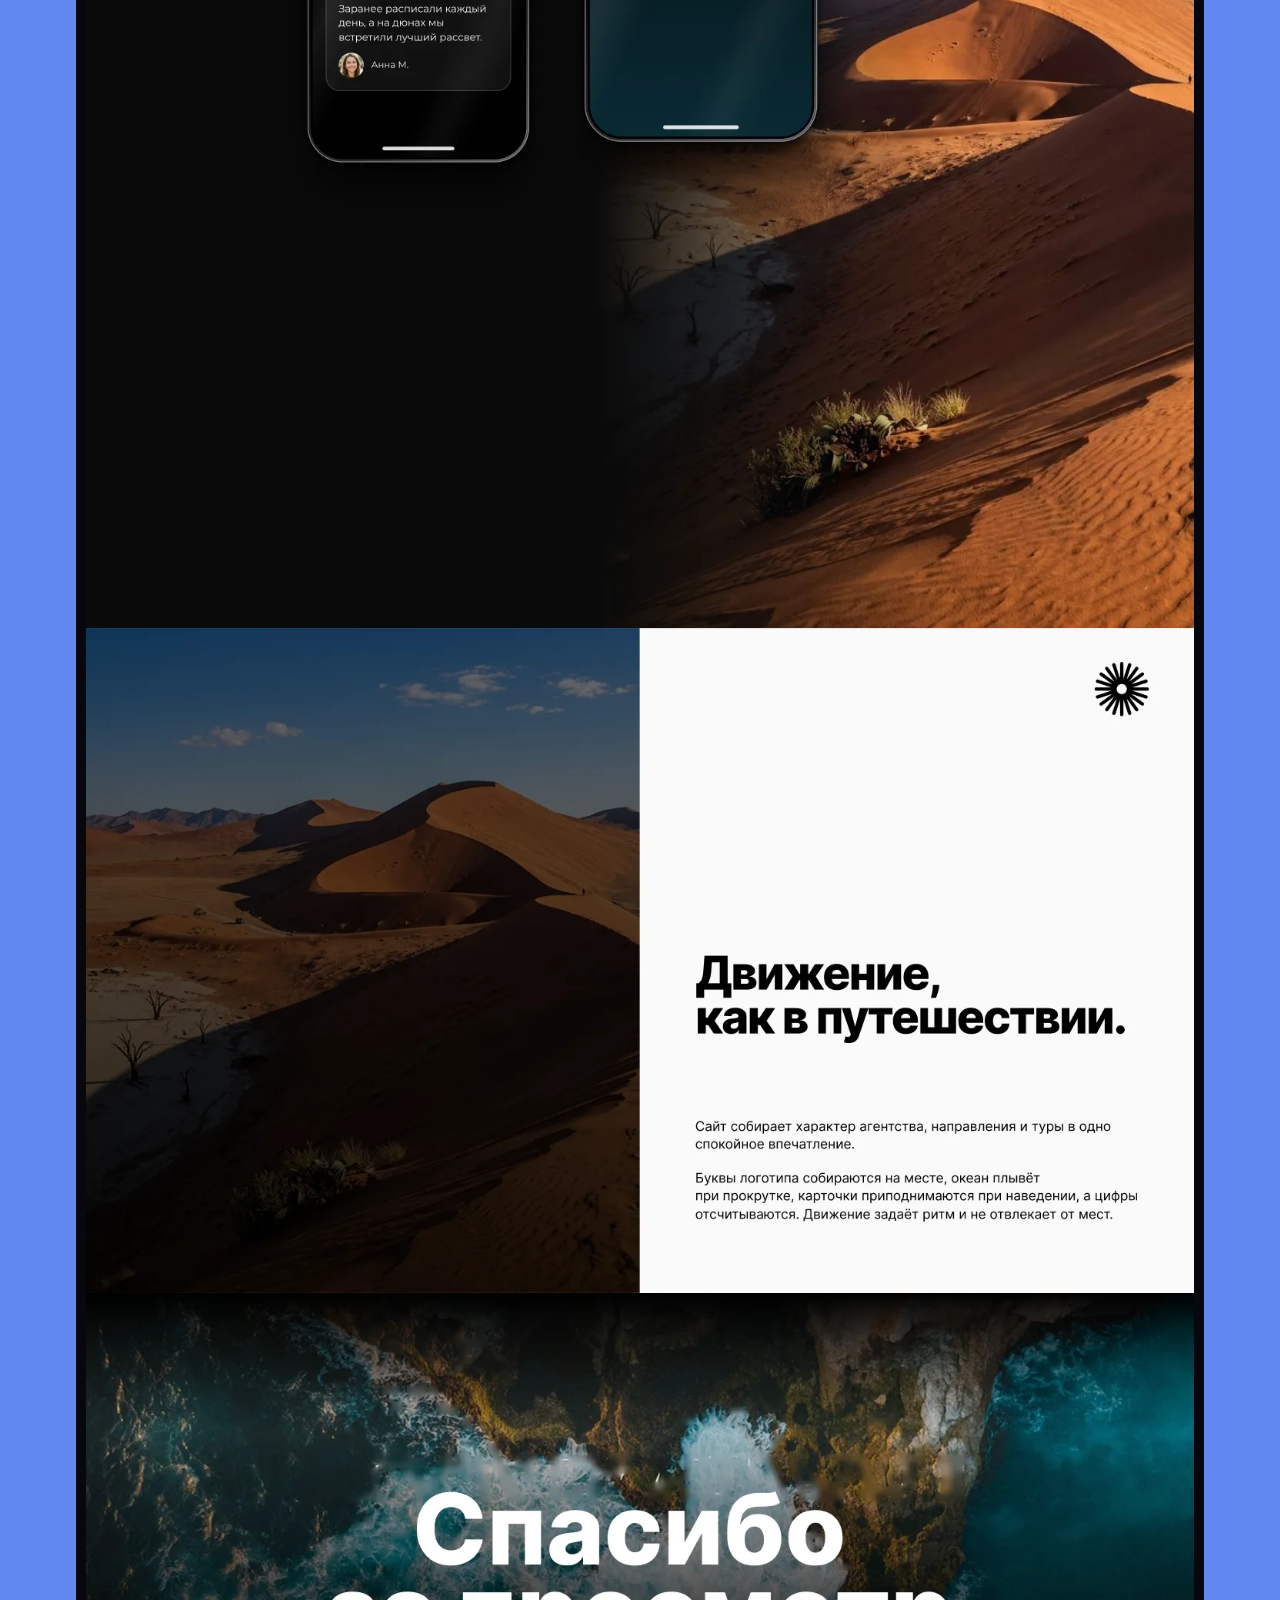
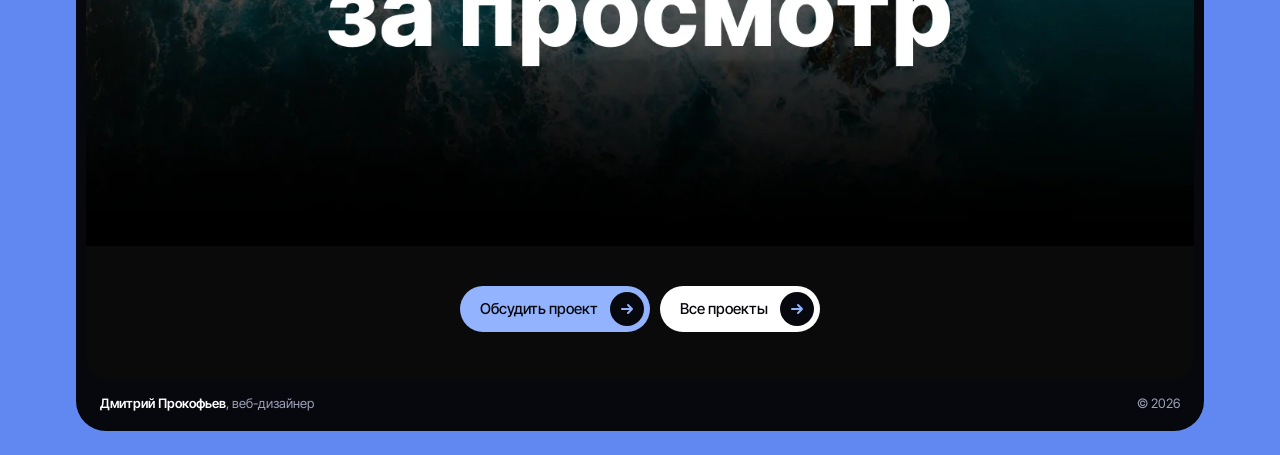
<file: cases/travel-enjoy.html>
<!DOCTYPE html>
<html lang="ru">
<head>
<meta charset="utf-8">
<meta name="viewport" content="width=device-width, initial-scale=1, viewport-fit=cover">
<title>Travel.Enjoy: кейс | Дмитрий Прокофьев</title>
<link rel="preconnect" href="https://fonts.googleapis.com">
<link rel="preconnect" href="https://fonts.gstatic.com" crossorigin>
<link href="https://fonts.googleapis.com/css2?family=Inter+Tight:wght@400;500;600&family=Playfair+Display:ital,wght@1,500&display=swap" rel="stylesheet">
<link rel="stylesheet" href="../css/style.css">
</head><body class="case">
<div class="frame">
<header class="nav">
  <a class="brand" href="../index.html">Дмитрий Прокофьев</a>
  <ul id="menu"><li><a href="../projects.html">Проекты</a></li><li><a href="../index.html#about">Обо мне</a></li><li><a href="../index.html#contacts">Контакты</a></li></ul>
  <a class="nav-cta" href="https://t.me/Prokof24" target="_blank" rel="noopener">Написать</a>
  <button class="burger" type="button" aria-label="Меню" aria-expanded="false" aria-controls="menu"><i></i><i></i><i></i></button>
</header>
<main class="cs" style="background:#0a0a0a"><div class="cs-top"><a class="back" href="../projects.html"><span class="go"><svg viewBox="0 0 16 16" aria-hidden="true"><path d="M3 8h10M9 4l4 4-4 4"/></svg></span>Все проекты</a></div><div class="stack"><img src="../img/travel-enjoy/01.webp" width="1440" height="893" alt="Travel.Enjoy"><img src="../img/travel-enjoy/02.webp" width="1440" height="835" alt="Travel.Enjoy" loading="lazy"><img src="../img/travel-enjoy/03.webp" width="1440" height="865" alt="Travel.Enjoy" loading="lazy"><img src="../img/travel-enjoy/04.webp" width="1440" height="1094" alt="Travel.Enjoy" loading="lazy"><video class="lz" src="../media/travel-enjoy.mp4" poster="../media/travel-enjoy-poster.webp" muted loop playsinline preload="none" aria-label="Видео: сайт Travel.Enjoy"></video><img src="../img/travel-enjoy/05.webp" width="1440" height="865" alt="Travel.Enjoy" loading="lazy"><img src="../img/travel-enjoy/06.webp" width="1440" height="1140" alt="Travel.Enjoy" loading="lazy"><img src="../img/travel-enjoy/07.webp" width="1440" height="757" alt="Travel.Enjoy" loading="lazy"><img src="../img/travel-enjoy/08.webp" width="1440" height="1037" alt="Travel.Enjoy" loading="lazy"><img src="../img/travel-enjoy/09.webp" width="1440" height="900" alt="Travel.Enjoy" loading="lazy"><img src="../img/travel-enjoy/10.webp" width="1440" height="1071" alt="Travel.Enjoy" loading="lazy"><img src="../img/travel-enjoy/11.webp" width="1440" height="900" alt="Travel.Enjoy" loading="lazy"><img src="../img/travel-enjoy/12.webp" width="1440" height="1936" alt="Travel.Enjoy" loading="lazy"><img src="../img/travel-enjoy/13.webp" width="1440" height="865" alt="Travel.Enjoy" loading="lazy"><img src="../img/travel-enjoy/14.webp" width="1440" height="719" alt="Travel.Enjoy" loading="lazy"></div><div class="cs-btns"><a class="pill p" href="../index.html#contacts">Обсудить проект <span class="dot"><svg viewBox="0 0 16 16" aria-hidden="true"><path d="M3 8h10M9 4l4 4-4 4"/></svg></span></a><a class="pill" href="../projects.html">Все проекты <span class="dot"><svg viewBox="0 0 16 16" aria-hidden="true"><path d="M3 8h10M9 4l4 4-4 4"/></svg></span></a></div></main>
<footer class="foot">
  <span><b>Дмитрий Прокофьев</b>, веб-дизайнер</span>
  <span>© 2026</span>
</footer>
</div>
<a class="fab fab-back" href="../projects.html" aria-label="Все проекты" title="Все проекты"><svg viewBox="0 0 16 16" aria-hidden="true"><path d="M13 8H3M7 4L3 8l4 4"/></svg></a>
<button class="fab fab-top" type="button" aria-label="Наверх" title="Наверх"><svg viewBox="0 0 16 16" aria-hidden="true"><path d="M8 13V3M4 7l4-4 4 4"/></svg></button>
<script src="../js/main.js" defer></script>
<script>document.querySelectorAll("video.lz").forEach(function(v){if(!("IntersectionObserver" in window)){v.autoplay=true;return}new IntersectionObserver(function(e){e[0].isIntersecting?v.play().catch(function(){}):v.pause()},{threshold:.15,rootMargin:"200px 0px"}).observe(v)})</script>
</body>
</html>
</file>
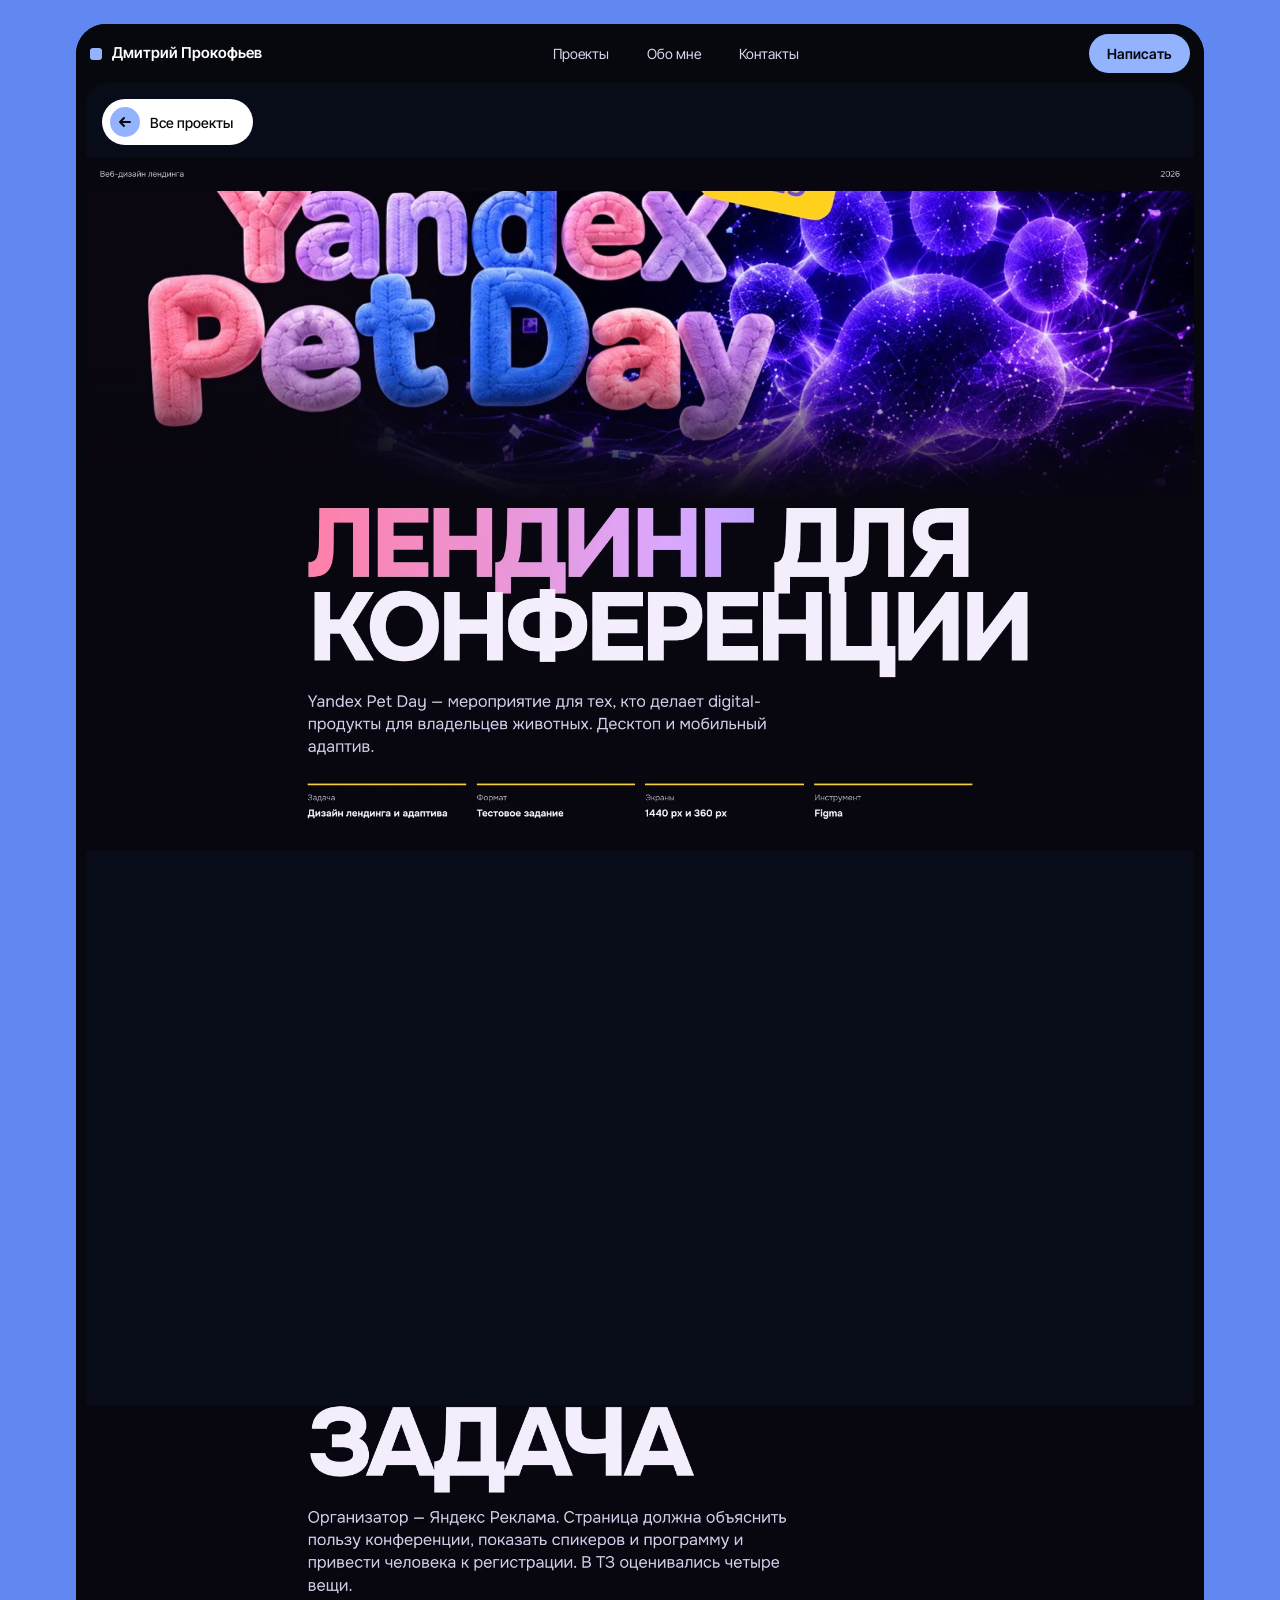
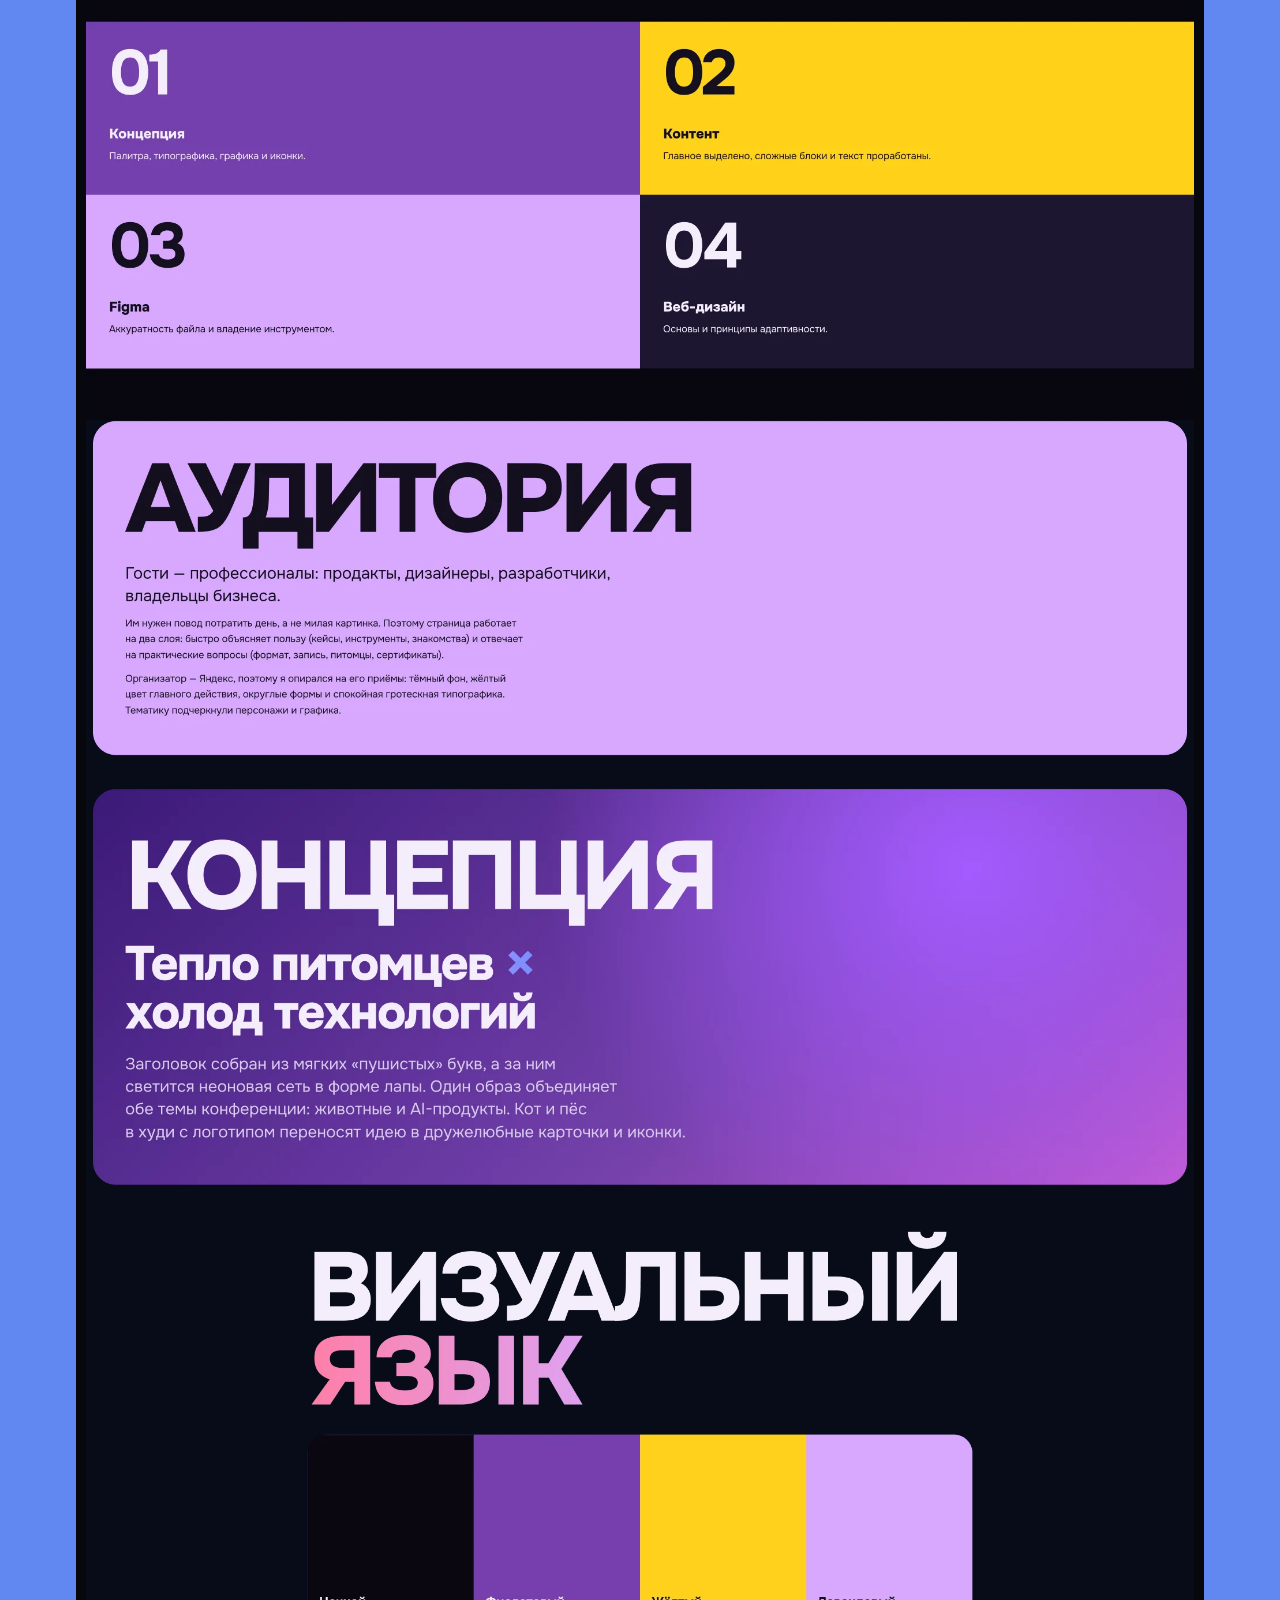
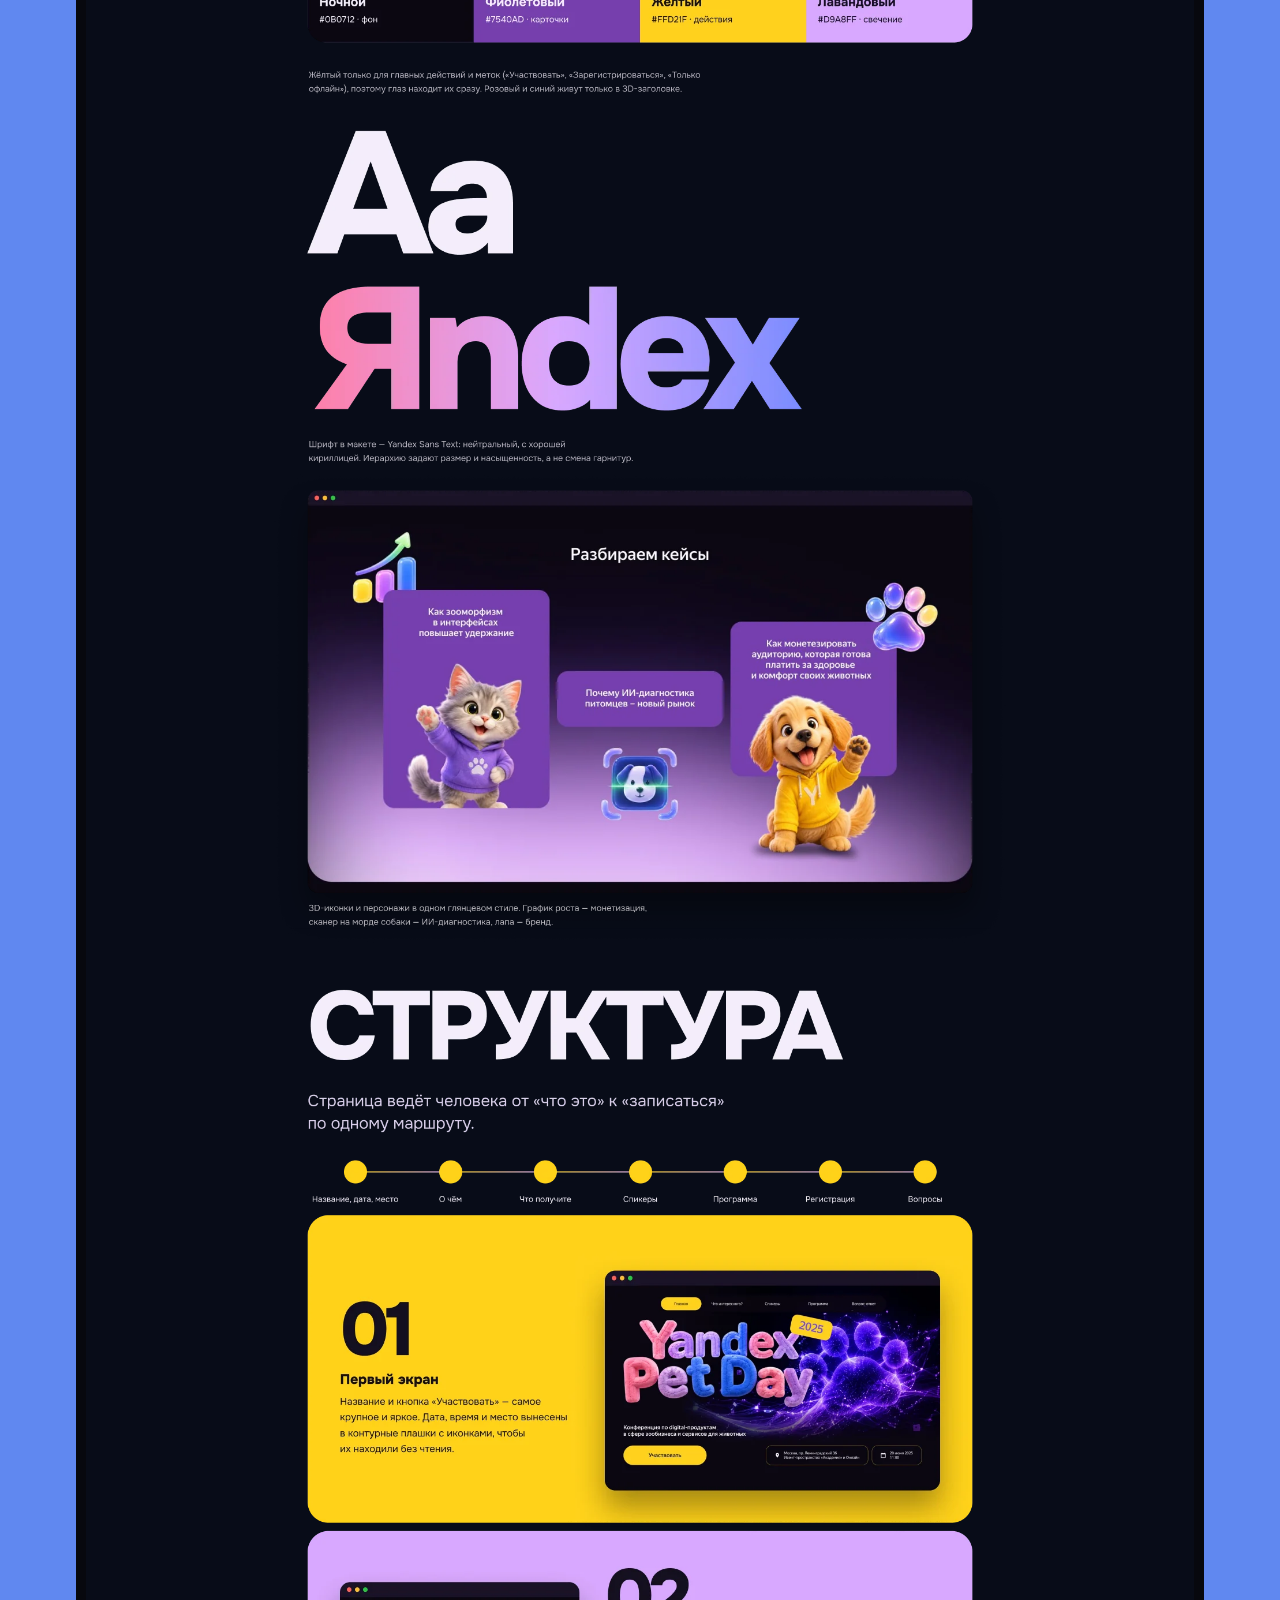
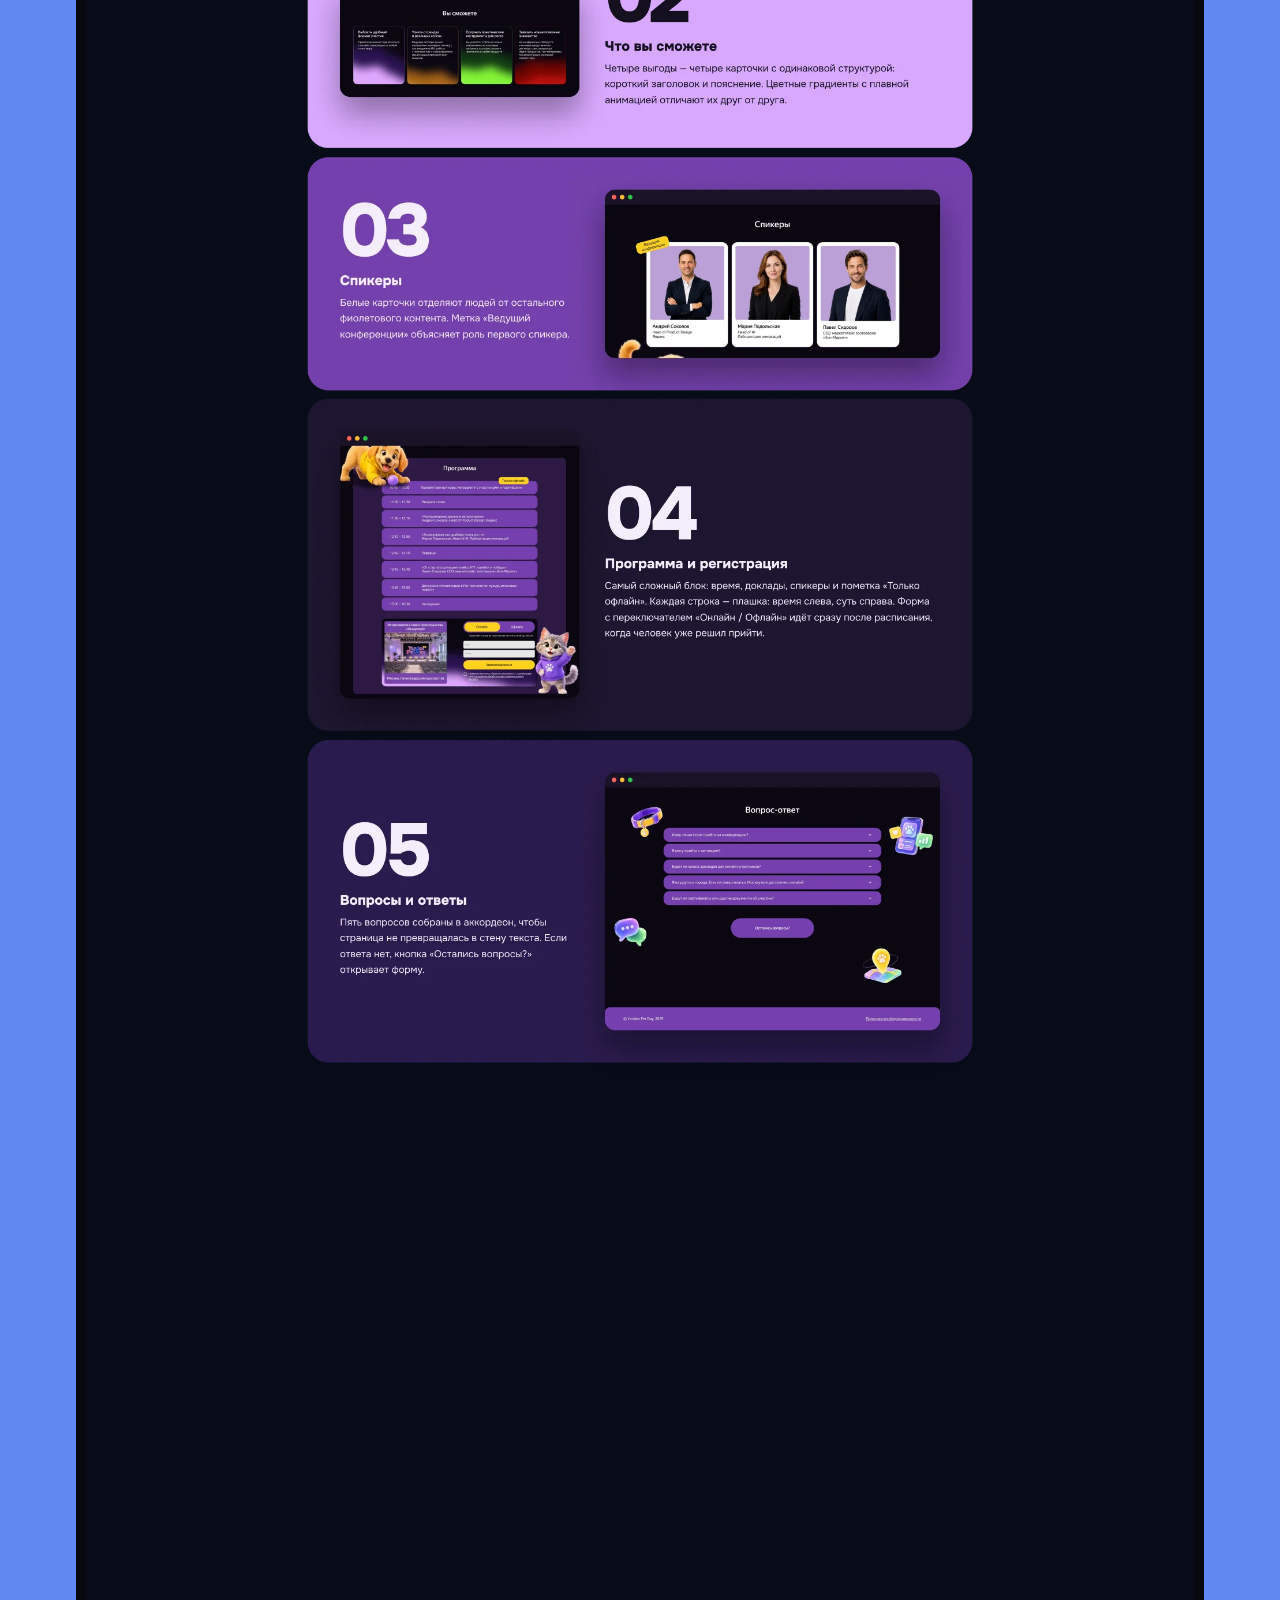
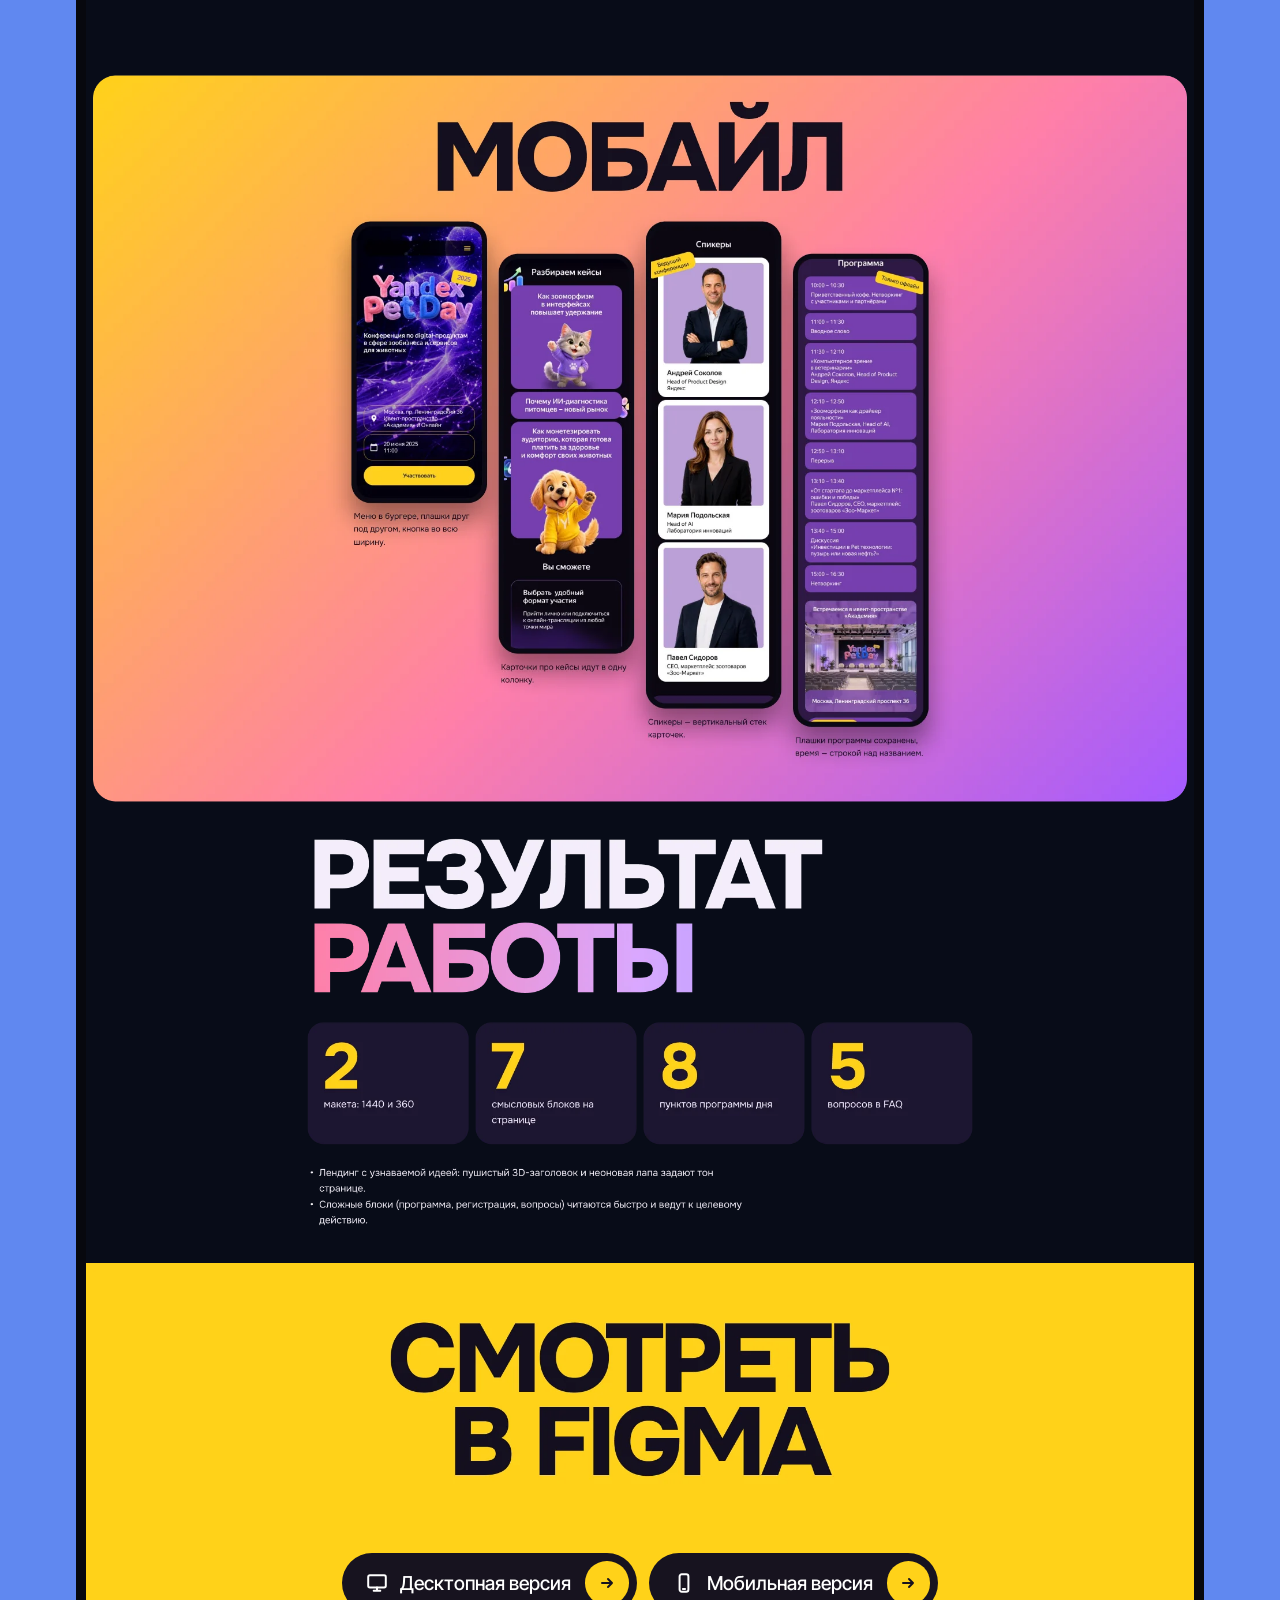
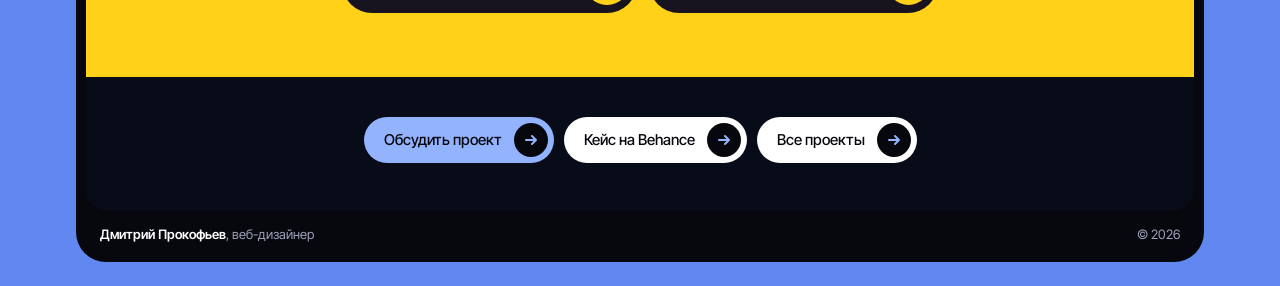
<file: cases/yandex-pet-day.html>
<!DOCTYPE html>
<html lang="ru">
<head>
<meta charset="utf-8">
<meta name="viewport" content="width=device-width, initial-scale=1, viewport-fit=cover">
<title>Yandex Pet Day: кейс лендинга | Дмитрий Прокофьев</title>
<link rel="preconnect" href="https://fonts.googleapis.com">
<link rel="preconnect" href="https://fonts.gstatic.com" crossorigin>
<link href="https://fonts.googleapis.com/css2?family=Inter+Tight:wght@400;500;600&family=Playfair+Display:ital,wght@1,500&display=swap" rel="stylesheet">
<link rel="stylesheet" href="../css/style.css">
</head><body class="case">
<div class="frame">
<header class="nav">
  <a class="brand" href="../index.html">Дмитрий Прокофьев</a>
  <ul id="menu"><li><a href="../projects.html">Проекты</a></li><li><a href="../index.html#about">Обо мне</a></li><li><a href="../index.html#contacts">Контакты</a></li></ul>
  <a class="nav-cta" href="https://t.me/Prokof24" target="_blank" rel="noopener">Написать</a>
  <button class="burger" type="button" aria-label="Меню" aria-expanded="false" aria-controls="menu"><i></i><i></i><i></i></button>
</header>
<main class="cs y"><div class="cs-top"><a class="back" href="../projects.html"><span class="go"><svg viewBox="0 0 16 16" aria-hidden="true"><path d="M3 8h10M9 4l4 4-4 4"/></svg></span>Все проекты</a></div><div class="stack"><img src="../img/yandex/y01.webp" width="1920" height="1202" alt="Yandex Pet Day: лендинг для конференции"><video class="mq" src="../media/marquee.mp4" autoplay muted loop playsinline preload="auto" aria-hidden="true"></video><img src="../img/yandex/y02.webp" width="1920" height="1066" alt="Задача" loading="lazy"><img src="../img/yandex/y03.webp" width="1920" height="1328" alt="Аудитория и концепция" loading="lazy"><img src="../img/yandex/y04.webp" width="1920" height="926" alt="Визуальный язык" loading="lazy"><img src="../img/yandex/y05.webp" width="1920" height="1406" alt="Шрифт и стиль" loading="lazy"><img src="../img/yandex/y06.webp" width="1920" height="1038" alt="Структура страницы, первый экран" loading="lazy"><img src="../img/yandex/y07.webp" width="1920" height="811" alt="Блоки «Что вы сможете» и «Спикеры»" loading="lazy"><img src="../img/yandex/y08.webp" width="1920" height="1196" alt="Блоки «Программа» и «Вопросы»" loading="lazy"><video class="vid" src="../media/laptop-scroll.mp4" autoplay muted loop playsinline preload="auto" aria-label="Прокрутка страницы лендинга"></video><img src="../img/yandex/y09.webp" width="1920" height="1343" alt="Мобильная версия" loading="lazy"><img src="../img/yandex/y10.webp" width="1920" height="784" alt="Результат работы" loading="lazy"><img src="../img/yandex/fig.webp" width="1920" height="473" alt="Смотреть в Figma" loading="lazy"><div class="fgb"><a class="pill" href="https://www.figma.com/proto/SdNOerfzkYmEcE8yOlLzCX/Yandex-Pet-Day-%25D1%2582%25D0%25B5%25D1%2581%25D1%2582%25D0%25BE%25D0%25B2%25D0%25BE%25D0%25B5-%25D0%25B7%25D0%25B0%25D0%25B4%25D0%25B0%25D0%25BD%25D0%25B8%25D0%25B5?node-id=373-2101&amp;t=DlvpsAWi9rEwI9Ss-1" target="_blank" rel="noopener"><span class="lbl"><svg class="ic" viewBox="0 0 20 20" aria-hidden="true"><rect x="2" y="3" width="16" height="11" rx="1.5"/><path d="M7 17h6M10 14v3"/></svg>Десктопная версия</span><span class="dot"><svg viewBox="0 0 16 16" aria-hidden="true"><path d="M3 8h10M9 4l4 4-4 4"/></svg></span></a><a class="pill" href="https://www.figma.com/proto/SdNOerfzkYmEcE8yOlLzCX/Yandex-Pet-Day-%D1%82%D0%B5%D1%81%D1%82%D0%BE%D0%B2%D0%BE%D0%B5-%D0%B7%D0%B0%D0%B4%D0%B0%D0%BD%D0%B8%D0%B5?node-id=373-2907&amp;viewport=-10065%2C-2740%2C0.6&amp;t=kANkLu8AtpwNKczG-1&amp;scaling=min-zoom&amp;content-scaling=fixed&amp;starting-point-node-id=373%3A2907&amp;page-id=178%3A9923" target="_blank" rel="noopener"><span class="lbl"><svg class="ic" viewBox="0 0 20 20" aria-hidden="true"><rect x="6" y="2" width="8" height="16" rx="2"/><path d="M9 15.5h2"/></svg>Мобильная версия</span><span class="dot"><svg viewBox="0 0 16 16" aria-hidden="true"><path d="M3 8h10M9 4l4 4-4 4"/></svg></span></a></div></div><div class="cs-btns"><a class="pill p" href="../index.html#contacts">Обсудить проект <span class="dot"><svg viewBox="0 0 16 16" aria-hidden="true"><path d="M3 8h10M9 4l4 4-4 4"/></svg></span></a><a class="pill" href="https://www.behance.net/gallery/257328129/Yandex-Pet-Day" target="_blank" rel="noopener">Кейс на Behance <span class="dot"><svg viewBox="0 0 16 16" aria-hidden="true"><path d="M3 8h10M9 4l4 4-4 4"/></svg></span></a><a class="pill" href="../projects.html">Все проекты <span class="dot"><svg viewBox="0 0 16 16" aria-hidden="true"><path d="M3 8h10M9 4l4 4-4 4"/></svg></span></a></div></main>
<footer class="foot">
  <span><b>Дмитрий Прокофьев</b>, веб-дизайнер</span>
  <span>© 2026</span>
</footer>
</div>
<a class="fab fab-back" href="../projects.html" aria-label="Все проекты" title="Все проекты"><svg viewBox="0 0 16 16" aria-hidden="true"><path d="M13 8H3M7 4L3 8l4 4"/></svg></a>
<button class="fab fab-top" type="button" aria-label="Наверх" title="Наверх"><svg viewBox="0 0 16 16" aria-hidden="true"><path d="M8 13V3M4 7l4-4 4 4"/></svg></button>
<script src="../js/main.js" defer></script>
<script>document.querySelectorAll(".stack video").forEach(function(v){if(!("IntersectionObserver" in window))return;new IntersectionObserver(function(e){e[0].isIntersecting?v.play().catch(function(){}):v.pause()},{threshold:.1}).observe(v)})</script>
</body>
</html>
</file>
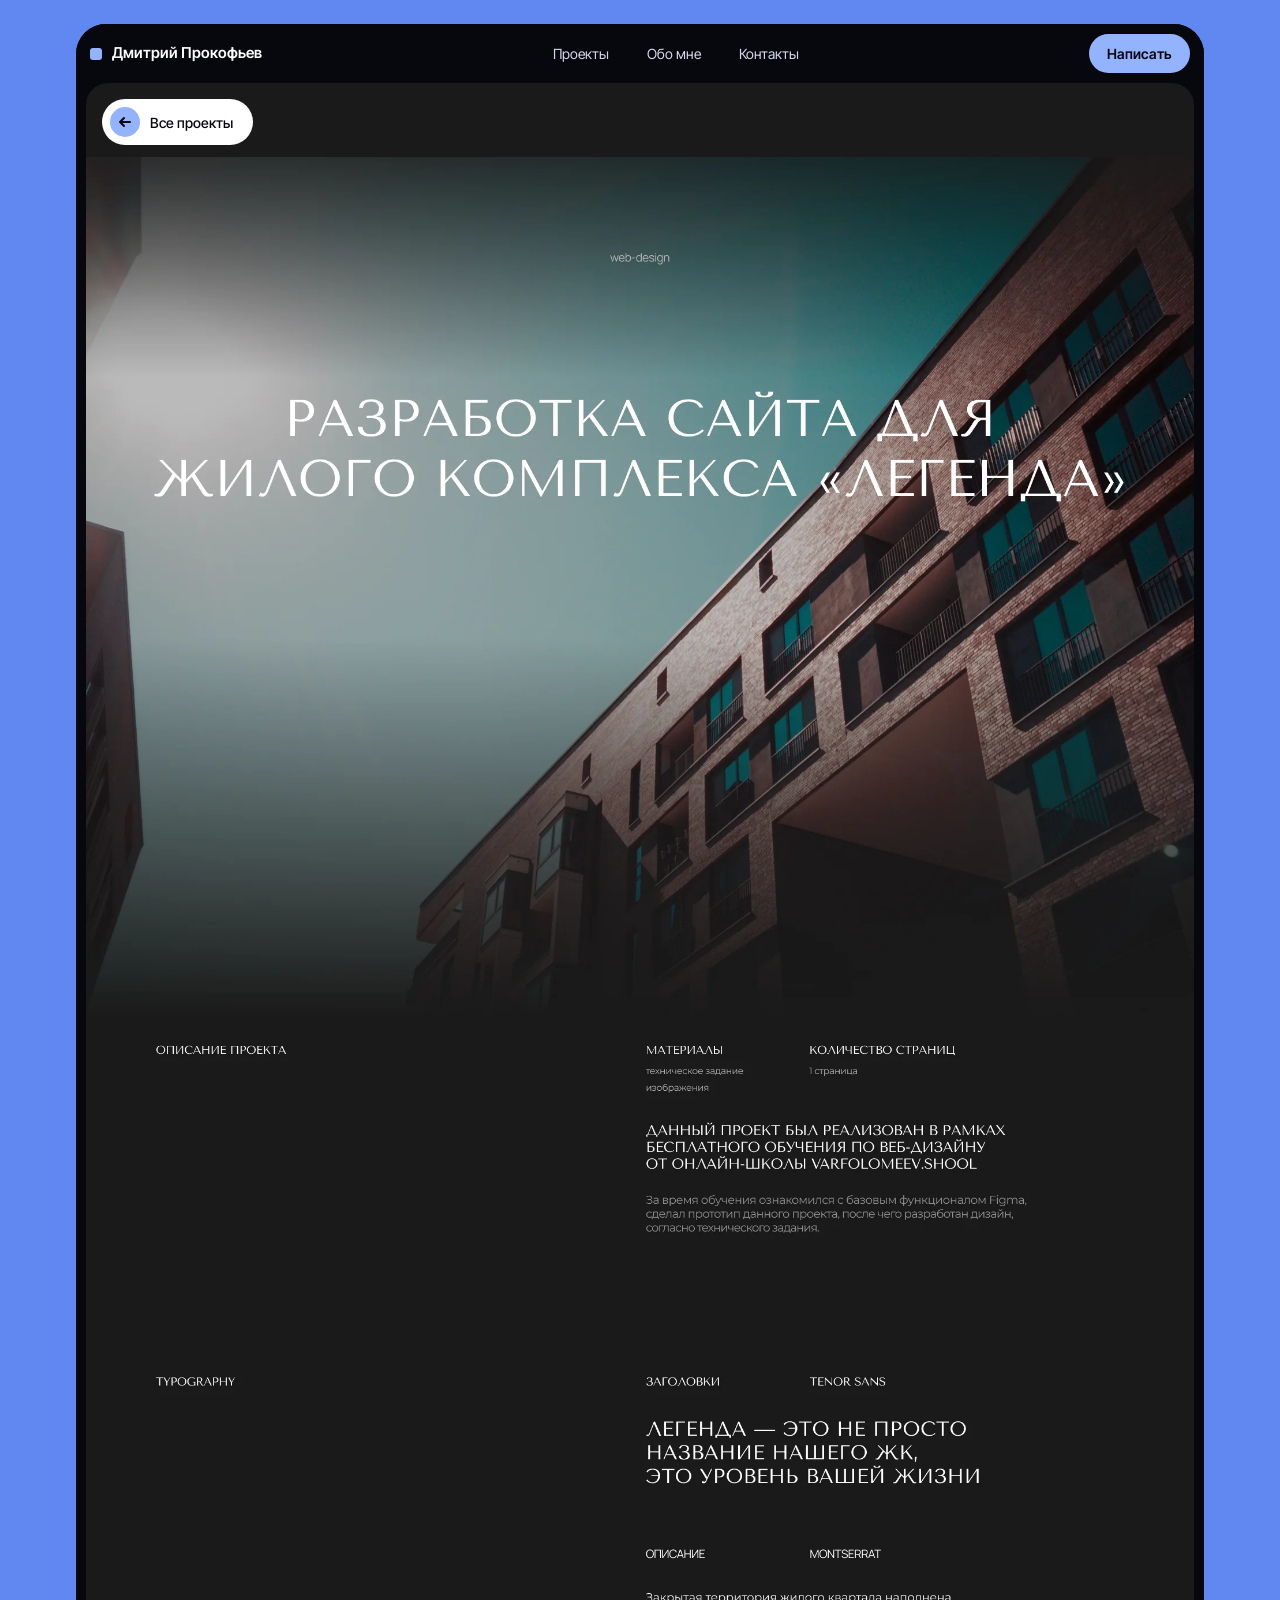
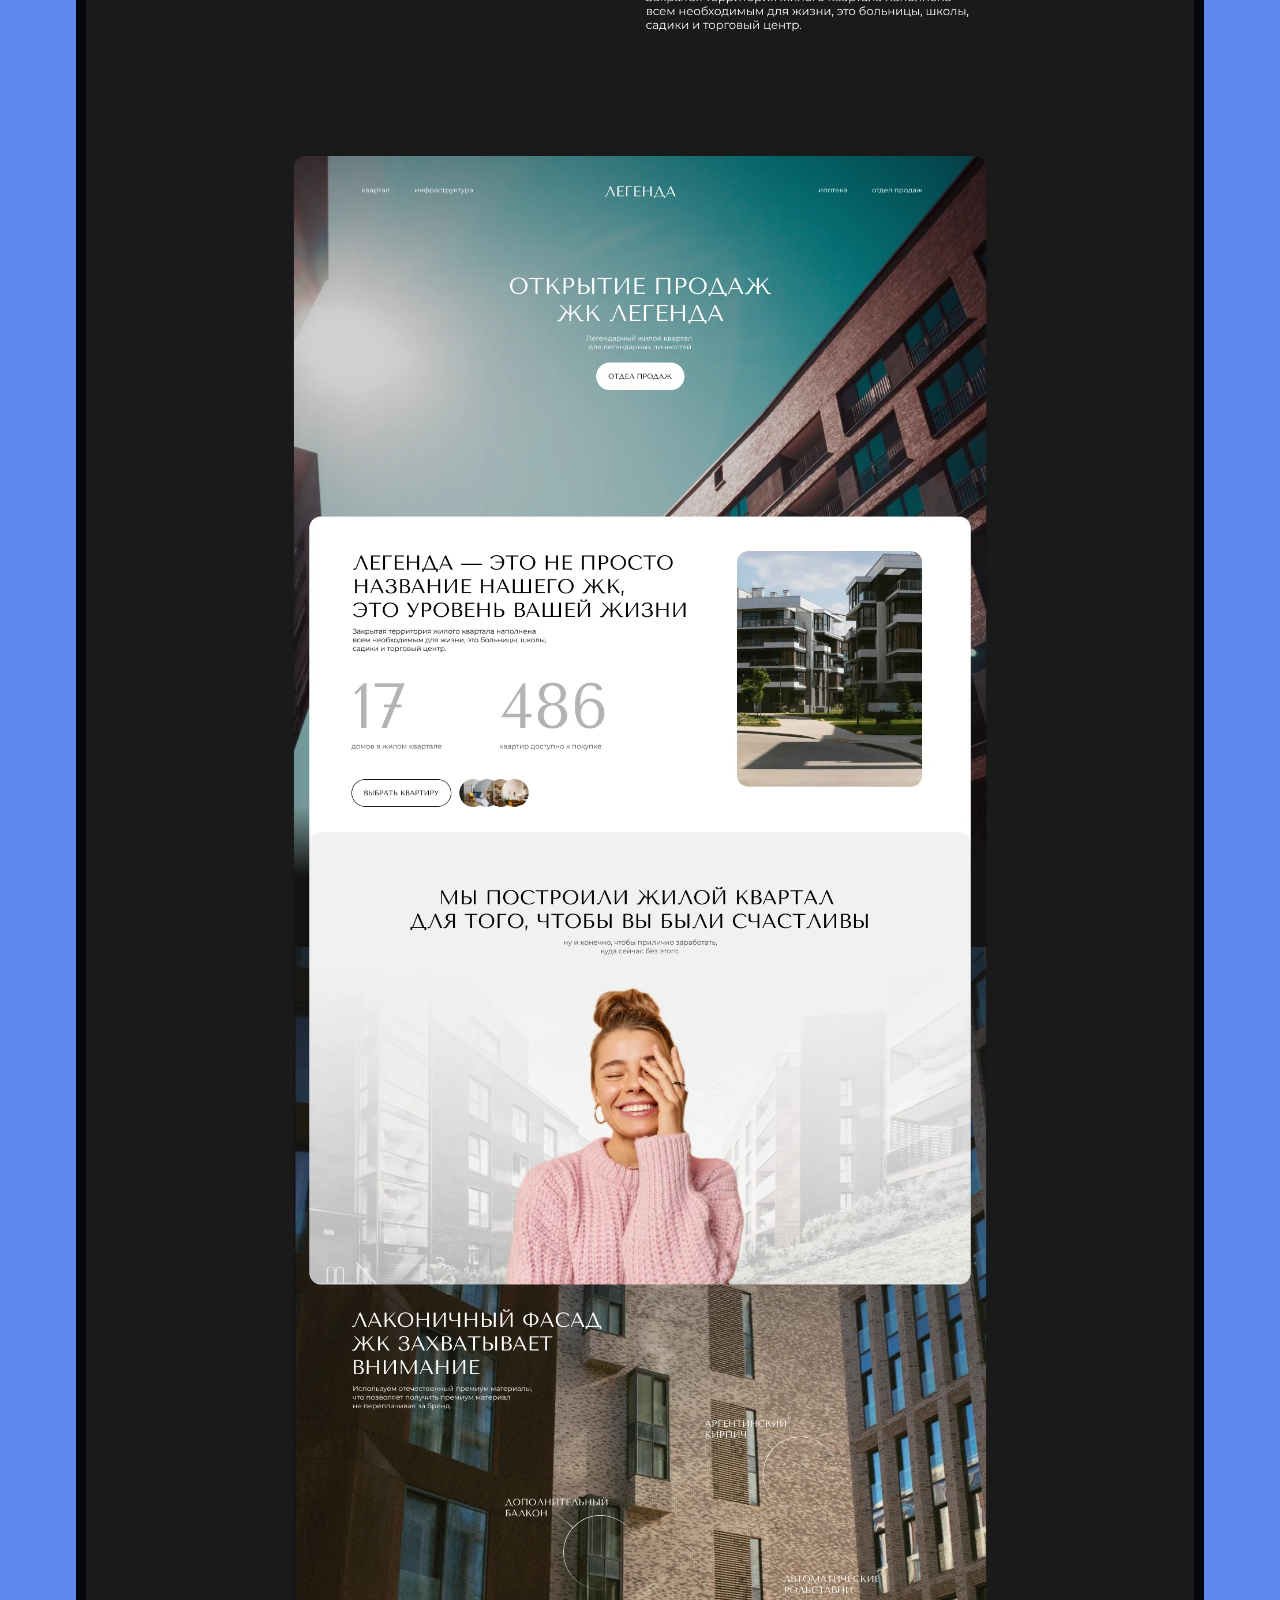
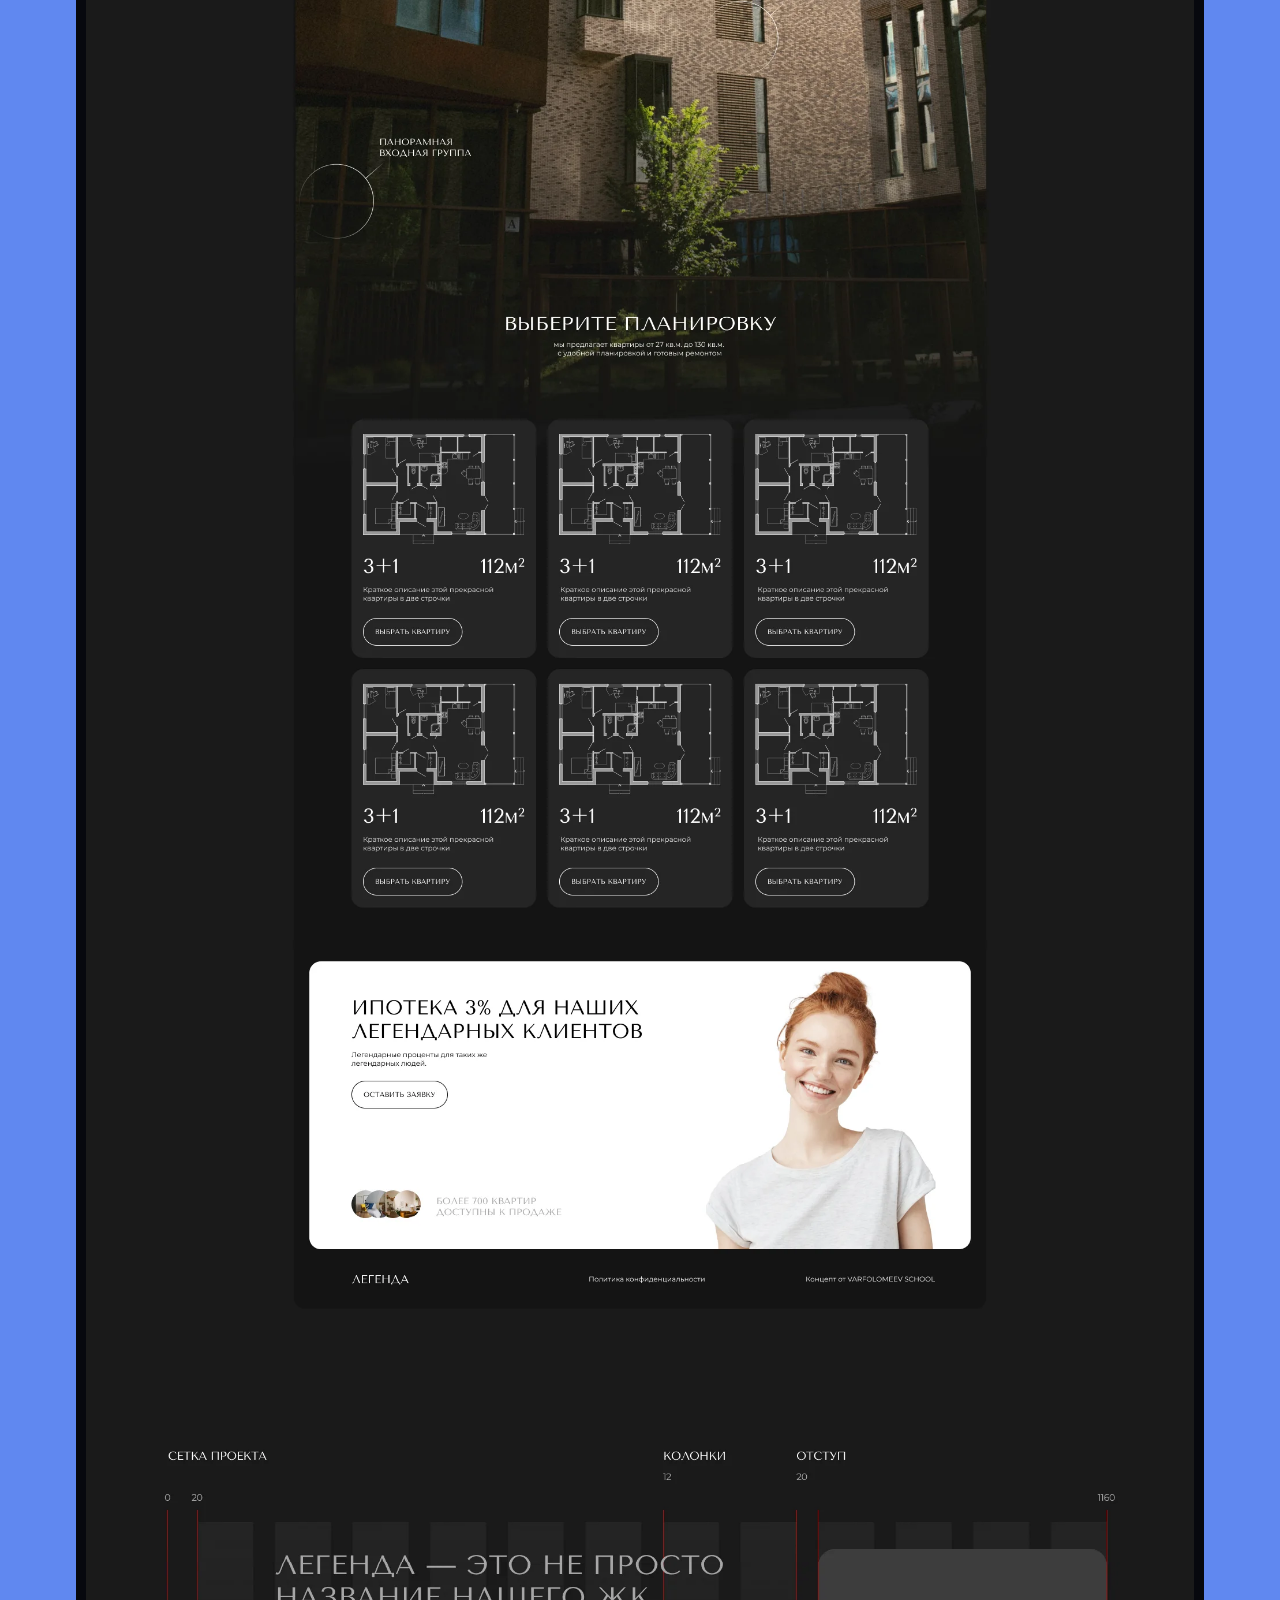
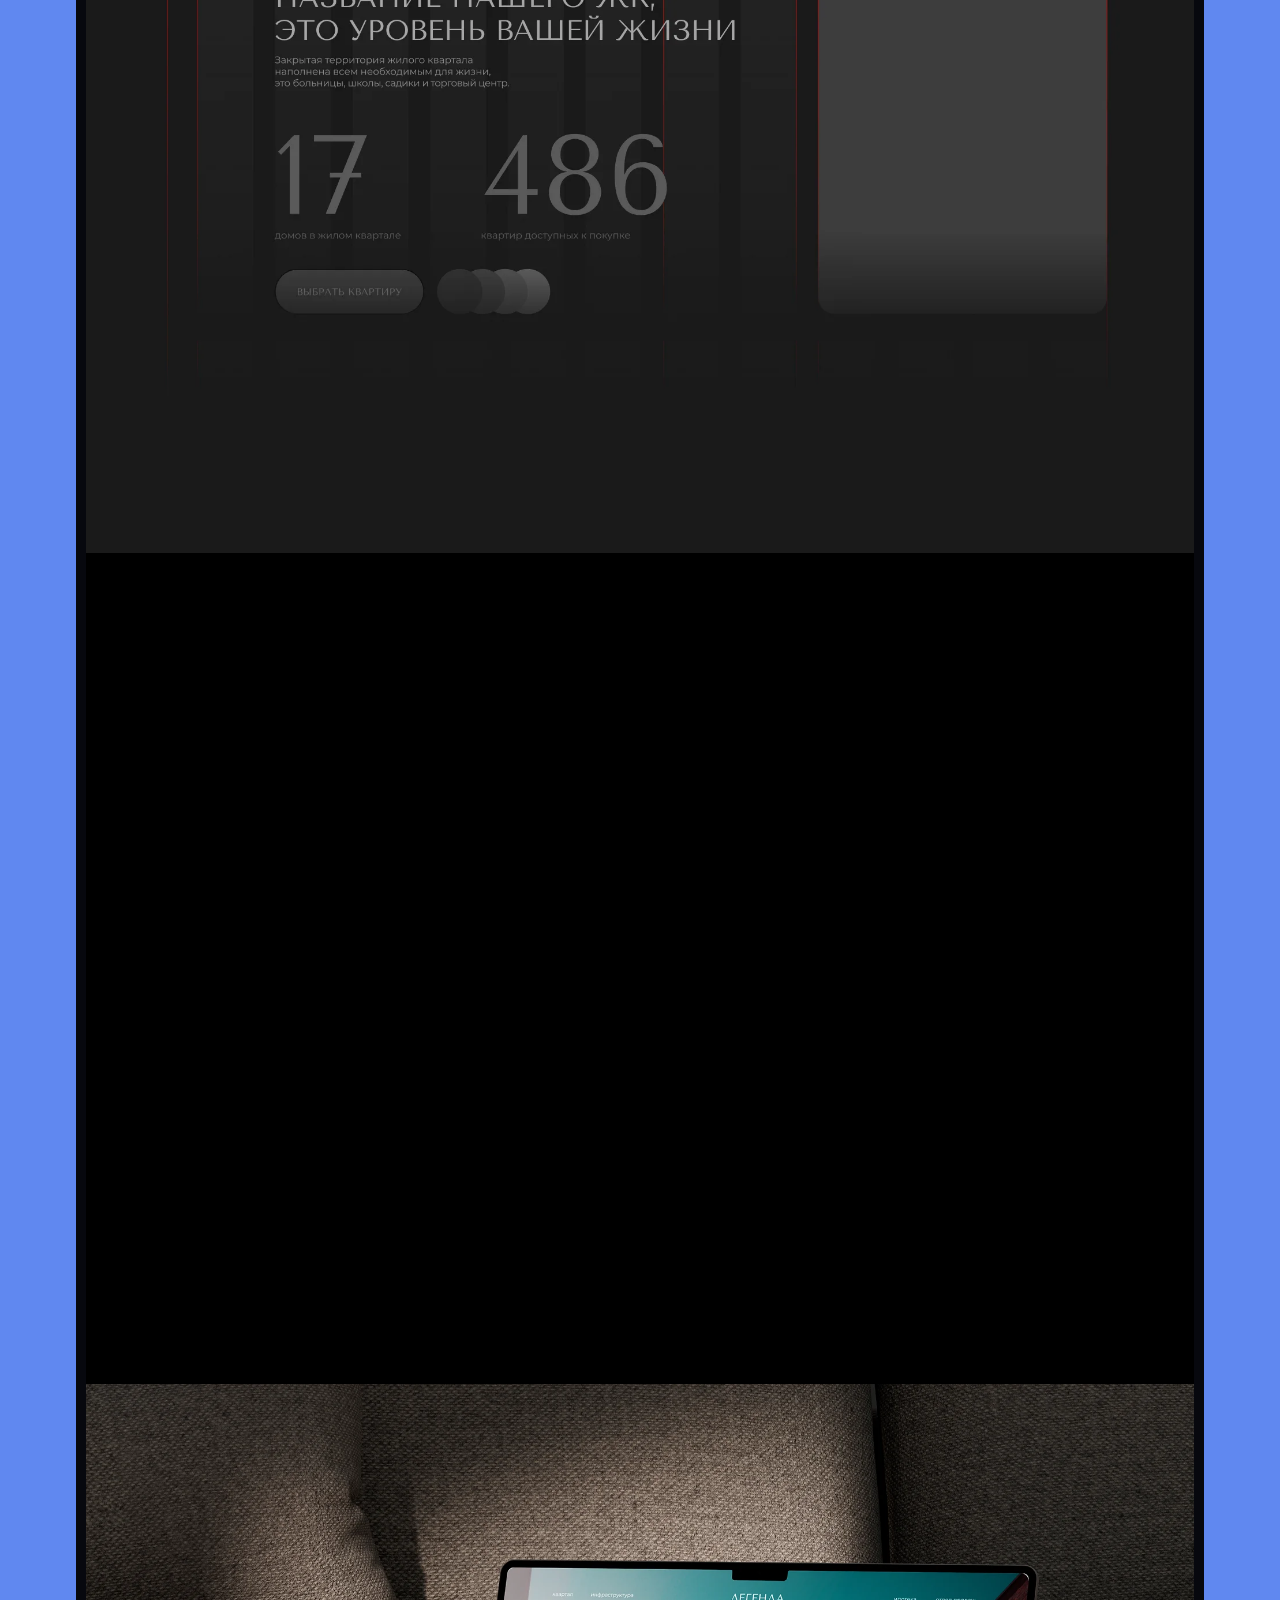
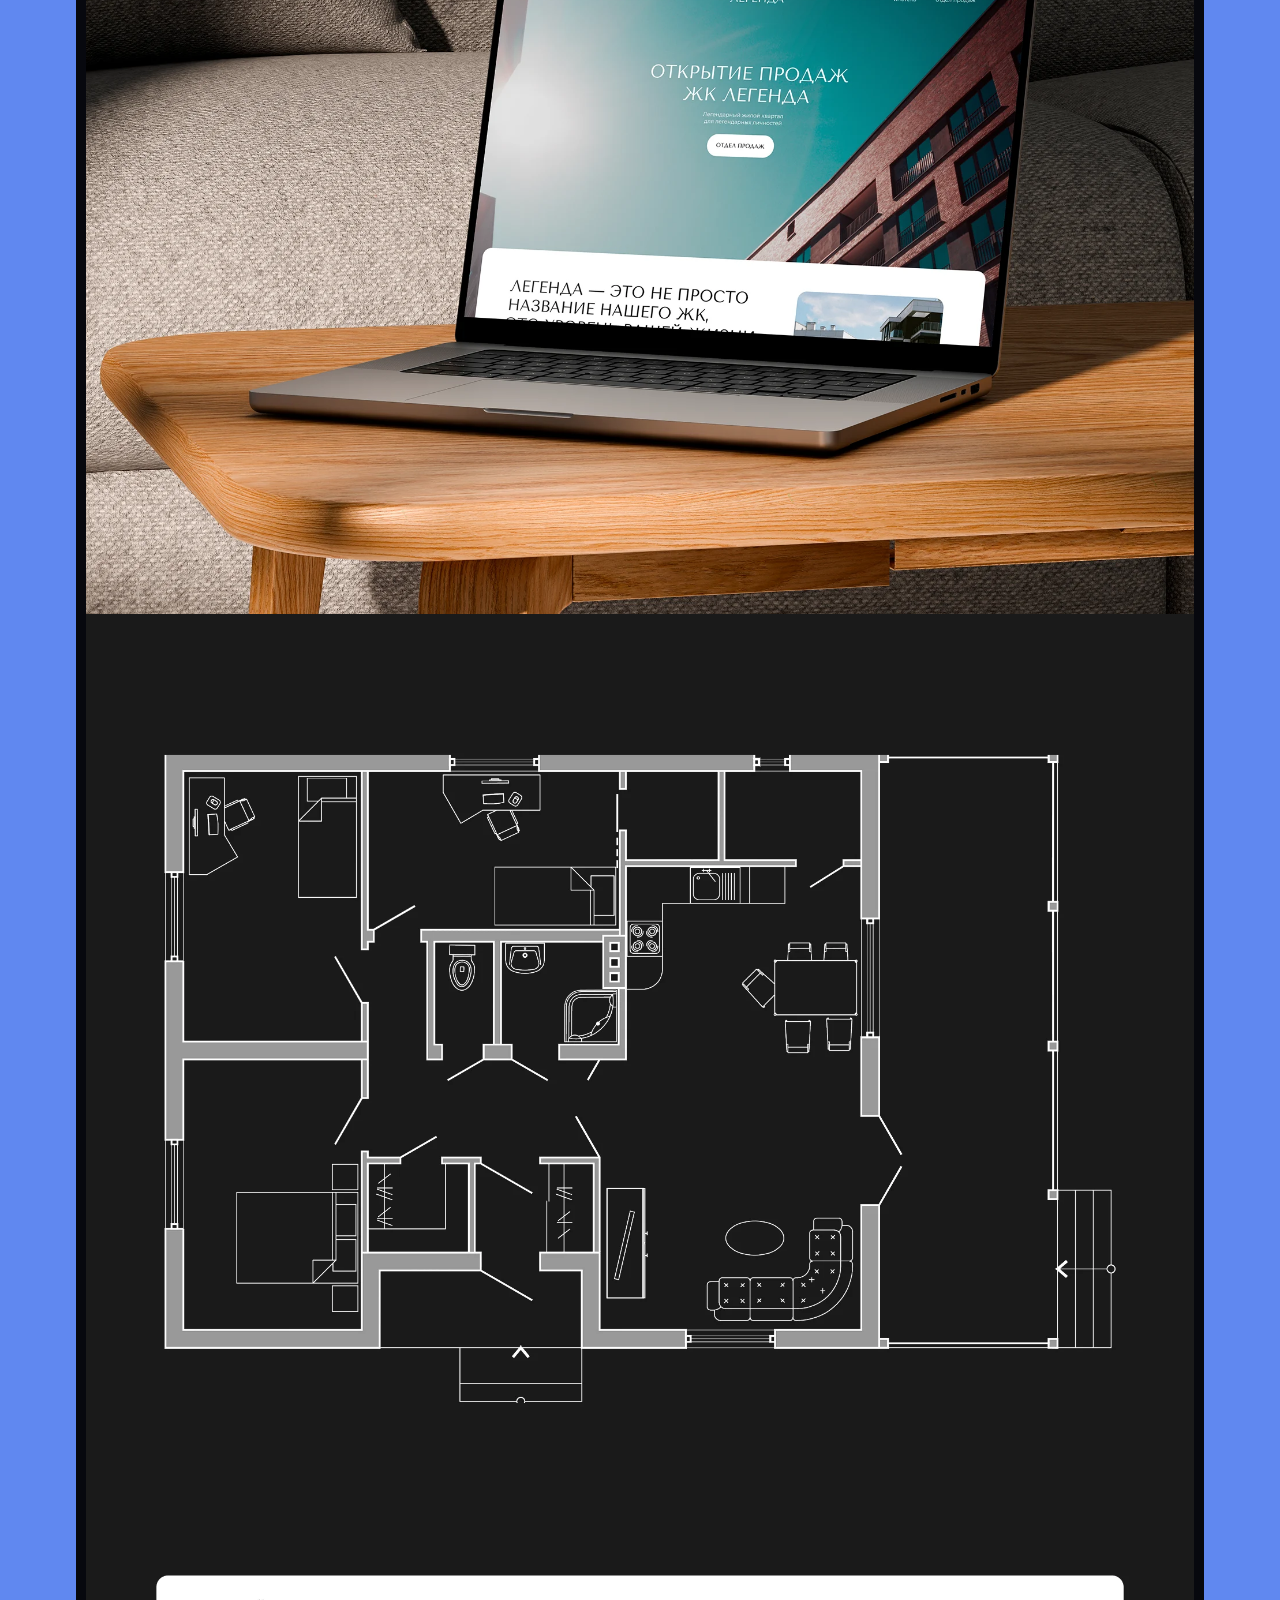
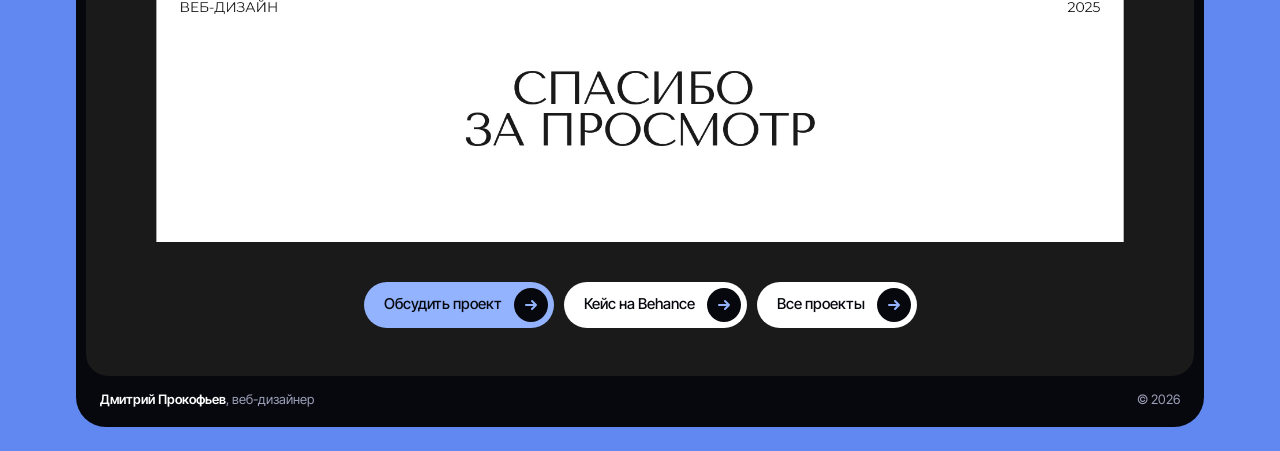
<file: cases/zhk-legenda.html>
<!DOCTYPE html>
<html lang="ru">
<head>
<meta charset="utf-8">
<meta name="viewport" content="width=device-width, initial-scale=1, viewport-fit=cover">
<title>ЖК Легенда: кейс | Дмитрий Прокофьев</title>
<link rel="preconnect" href="https://fonts.googleapis.com">
<link rel="preconnect" href="https://fonts.gstatic.com" crossorigin>
<link href="https://fonts.googleapis.com/css2?family=Inter+Tight:wght@400;500;600&family=Playfair+Display:ital,wght@1,500&display=swap" rel="stylesheet">
<link rel="stylesheet" href="../css/style.css">
</head><body class="case">
<div class="frame">
<header class="nav">
  <a class="brand" href="../index.html">Дмитрий Прокофьев</a>
  <ul id="menu"><li><a href="../projects.html">Проекты</a></li><li><a href="../index.html#about">Обо мне</a></li><li><a href="../index.html#contacts">Контакты</a></li></ul>
  <a class="nav-cta" href="https://t.me/Prokof24" target="_blank" rel="noopener">Написать</a>
  <button class="burger" type="button" aria-label="Меню" aria-expanded="false" aria-controls="menu"><i></i><i></i><i></i></button>
</header>
<main class="cs" style="background:#1a1a1a"><div class="cs-top"><a class="back" href="../projects.html"><span class="go"><svg viewBox="0 0 16 16" aria-hidden="true"><path d="M3 8h10M9 4l4 4-4 4"/></svg></span>Все проекты</a></div><div class="stack"><img src="../img/zhk-legenda/01.webp" width="1920" height="1505" alt="ЖК Легенда"><img src="../img/zhk-legenda/02.webp" width="1920" height="1087" alt="ЖК Легенда" loading="lazy"><img src="../img/zhk-legenda/03.webp" width="1920" height="1080" alt="ЖК Легенда" loading="lazy"><img src="../img/zhk-legenda/04.webp" width="1920" height="1080" alt="ЖК Легенда" loading="lazy"><img src="../img/zhk-legenda/05.webp" width="1920" height="1080" alt="ЖК Легенда" loading="lazy"><img src="../img/zhk-legenda/06.webp" width="1920" height="1080" alt="ЖК Легенда" loading="lazy"><img src="../img/zhk-legenda/07.webp" width="1920" height="1080" alt="ЖК Легенда" loading="lazy"><img src="../img/zhk-legenda/08.webp" width="1920" height="1024" alt="ЖК Легенда" loading="lazy"><div class="emb"><iframe src="https://kinescope.io/embed/efpHx6fXiRudvrPxaFwNMd" allow="autoplay; fullscreen; picture-in-picture; encrypted-media; gyroscope; accelerometer; clipboard-write; screen-wake-lock;" frameborder="0" allowfullscreen loading="lazy" title="Видео: сайт ЖК Легенда"></iframe></div><img src="../img/zhk-legenda/09.webp" width="1920" height="1440" alt="ЖК Легенда" loading="lazy"><img src="../img/zhk-legenda/10.webp" width="1920" height="1380" alt="ЖК Легенда" loading="lazy"><img src="../img/zhk-legenda/11.webp" width="1920" height="749" alt="ЖК Легенда" loading="lazy"></div><div class="cs-btns"><a class="pill p" href="../index.html#contacts">Обсудить проект <span class="dot"><svg viewBox="0 0 16 16" aria-hidden="true"><path d="M3 8h10M9 4l4 4-4 4"/></svg></span></a><a class="pill" href="https://www.behance.net/gallery/257416741/zhk-legenda" target="_blank" rel="noopener">Кейс на Behance <span class="dot"><svg viewBox="0 0 16 16" aria-hidden="true"><path d="M3 8h10M9 4l4 4-4 4"/></svg></span></a><a class="pill" href="../projects.html">Все проекты <span class="dot"><svg viewBox="0 0 16 16" aria-hidden="true"><path d="M3 8h10M9 4l4 4-4 4"/></svg></span></a></div></main>
<footer class="foot">
  <span><b>Дмитрий Прокофьев</b>, веб-дизайнер</span>
  <span>© 2026</span>
</footer>
</div>
<a class="fab fab-back" href="../projects.html" aria-label="Все проекты" title="Все проекты"><svg viewBox="0 0 16 16" aria-hidden="true"><path d="M13 8H3M7 4L3 8l4 4"/></svg></a>
<button class="fab fab-top" type="button" aria-label="Наверх" title="Наверх"><svg viewBox="0 0 16 16" aria-hidden="true"><path d="M8 13V3M4 7l4-4 4 4"/></svg></button>
<script src="../js/main.js" defer></script>
</body>
</html>
</file>
<file: css/style.css>
/* Палитра: структура референса (Behance), цвета переведены в синий */
:root{
  --bg:#6088f0;      /* фон страницы: темнее акцентных карточек */
  --cream:#ffffff;   /* основные карточки */
  --accent:#93b3ff;  /* акцентные карточки */
  --black:#07080e;   /* рамка и вкладки */
  --ink:#07080e;
  --mute:#4a4f6b;
  --r-frame:30px;--r-card:22px;--r-in:16px;--gap:10px;
  --pad:clamp(10px,2vw,24px);
  --fs:'Inter Tight','Helvetica Neue',Arial,sans-serif;
  --fi:'Playfair Display','Times New Roman',serif;
  box-sizing:border-box;
}
*,*::before,*::after{box-sizing:inherit}
html{scroll-behavior:smooth;scroll-padding-top:84px}
body{margin:0;background:var(--bg);color:var(--ink);font:400 16px/1.5 var(--fs);-webkit-font-smoothing:antialiased;overflow-x:hidden;
  padding:var(--pad) var(--pad) calc(var(--pad) + env(safe-area-inset-bottom,0px));padding-top:calc(var(--pad) + env(safe-area-inset-top,0px))}
a{color:inherit;text-decoration:none}
img{display:block;max-width:100%}
:focus-visible{outline:3px solid #fff;outline-offset:3px}
.card :focus-visible,.pill:focus-visible{outline-color:var(--black)}
h1,h2,h3,p{margin:0}
h1,h2,h3{font-weight:600;text-transform:uppercase;letter-spacing:-.012em;word-spacing:.1em;line-height:.94}
i,em{font-family:var(--fi);font-style:italic;font-weight:500;text-transform:none;letter-spacing:-.01em}

/* рамка */
.frame{max-width:1360px;margin:0 auto;background:var(--black);border-radius:var(--r-frame);padding:var(--gap);color:#fff}

/* шапка */
.nav{position:sticky;top:0;z-index:20;display:flex;align-items:center;justify-content:space-between;gap:16px;
  padding:10px 14px;margin:-10px -10px 0;background:var(--black);border-radius:var(--r-frame) var(--r-frame) 0 0}
.brand{display:flex;align-items:center;gap:10px;font-weight:600;font-size:15px;letter-spacing:0}
.brand::before{content:"";width:12px;height:12px;background:var(--accent);border-radius:3px}
.nav ul{display:flex;gap:6px;list-style:none;margin:0;padding:0}
.nav ul a{display:block;padding:8px 16px;border-radius:99px;font-size:14px;color:#d3d7ea;transition:background .2s,color .2s}
.nav ul a:hover{background:var(--accent);color:var(--ink)}
.nav .where{font-size:13px;color:#9ca0b8}
.burger{display:none;width:44px;height:44px;border:0;border-radius:99px;background:var(--accent);cursor:pointer;padding:0;flex-direction:column;align-items:center;justify-content:center;gap:5px}
.burger i{display:block;width:18px;height:2px;background:var(--ink);border-radius:2px;transition:transform .25s,opacity .2s}
.nav.open .burger i:nth-child(1){transform:translateY(7px) rotate(45deg)}
.nav.open .burger i:nth-child(2){opacity:0}
.nav.open .burger i:nth-child(3){transform:translateY(-7px) rotate(-45deg)}

/* бенто-сетка */
.bento{display:grid;grid-template-columns:repeat(12,1fr);gap:var(--gap);grid-auto-flow:dense}
.card{position:relative;background:var(--cream);color:var(--ink);border-radius:var(--r-card);padding:clamp(20px,2.4vw,34px);display:flex;flex-direction:column;min-width:0;overflow:hidden}
.card.accent{background:var(--accent)}
.c4{grid-column:span 4}.c5{grid-column:span 5}.c7{grid-column:span 7}.c8{grid-column:span 8}.c12{grid-column:span 12}
.c3{grid-column:span 3}.c6{grid-column:span 6}
.r2{grid-row:span 2}
.sp{grid-column:1/-1;height:8px}
p{text-wrap:pretty}

/* вкладка в углу карточки */
.tab{position:absolute;top:0;right:clamp(52px,5.4vw,76px);padding:7px 16px 9px;background:var(--black);color:#fff;font-size:12px;font-weight:500;border-radius:0 0 14px 14px;z-index:2}
.tab::before,.tab::after{content:"";position:absolute;top:0;width:14px;height:14px}
.tab::before{left:-14px;background:radial-gradient(circle at 0 100%,transparent 13.5px,var(--black) 14px)}
.tab::after{right:-14px;background:radial-gradient(circle at 100% 100%,transparent 13.5px,var(--black) 14px)}

/* кнопки */
.pill{display:inline-flex;align-items:center;gap:12px;padding:6px 6px 6px 20px;border-radius:99px;background:var(--black);color:#fff;font-weight:500;font-size:15px;transition:background .2s,color .2s;align-self:flex-start}
.pill .dot{display:grid;place-items:center;width:34px;height:34px;border-radius:50%;background:var(--accent);color:var(--ink);transition:transform .25s}
.pill:hover .dot{transform:rotate(-45deg)}
.card.accent .pill{background:var(--black)}
.dot svg,.go svg{width:16px;height:16px;fill:none;stroke:currentColor;stroke-width:2;stroke-linecap:round;stroke-linejoin:round}

/* hero */
.hero{min-height:clamp(420px,52vw,640px);justify-content:space-between;padding-top:clamp(40px,4.5vw,64px)}
.hero h1{font-size:clamp(46px,9.2vw,138px);line-height:.88}
.hero h1 i{display:block;font-size:.86em;line-height:1;margin-bottom:.02em}
.hero .low{display:flex;flex-wrap:wrap;align-items:flex-end;justify-content:space-between;gap:20px;border-top:1px solid rgba(7,8,14,.35);padding-top:20px;margin-top:28px}
.hero .low p{max-width:30em;font-size:clamp(15px,1.5vw,18px);line-height:1.4}
.photo-card{padding:0;min-height:260px}
.photo-card img{width:100%;height:100%;object-fit:cover;flex:1}
.photo-card figcaption,.photo-card .cap{position:absolute;left:12px;bottom:12px;right:12px;display:flex;justify-content:space-between;align-items:center;gap:10px;padding:8px 8px 8px 16px;background:var(--cream);border-radius:99px;font-size:14px;font-weight:500}
.go{display:grid;place-items:center;flex:none;width:34px;height:34px;border-radius:50%;background:var(--accent);color:var(--ink);transition:transform .25s}
a:hover>.go,a:hover .go{transform:rotate(-45deg)}
.big{font:600 clamp(64px,9vw,128px)/.85 var(--fs);letter-spacing:-.025em}
.stat{justify-content:space-between;min-height:240px}
.stat p{font-size:15px;line-height:1.35;max-width:16em}
.stat .big+p{margin-top:16px}

/* проекты */
.ph{justify-content:space-between;min-height:240px}
.ph h2{font-size:clamp(40px,4.6vw,66px)}
.ph p{font-size:15px;max-width:15em;line-height:1.35}
.proj{padding:10px;gap:0}
.proj .shot{position:relative;flex:1 1 auto;border-radius:var(--r-in);overflow:hidden;background:#e6edff}
.proj .shot img{position:absolute;inset:0;width:100%;height:100%;object-fit:cover;transition:transform .5s cubic-bezier(.2,.7,.2,1)}
.proj:hover .shot img,.proj:focus-visible .shot img{transform:scale(1.04)}
.proj .in{display:flex;align-items:center;justify-content:space-between;gap:16px;padding:16px 10px 8px}
.proj h3{font-size:clamp(20px,2vw,28px)}
.proj p{margin-top:6px;font-size:14px;line-height:1.35;color:var(--mute);max-width:26em}
.proj.accent p{color:#14246b}
[hidden]{display:none!important}
.project-tools{padding:10px;overflow:visible}
.project-grid{display:grid;grid-template-columns:repeat(12,minmax(0,1fr));gap:var(--gap);grid-column:1/-1;grid-auto-flow:row}
.project-grid[data-visible-count="1"] .proj{grid-column:1/-1;--ar:46%}
.project-grid[data-visible-count="2"] .proj{grid-column:span 6;--ar:72%}
.project-grid[data-visible-count="3"] .proj{grid-column:span 4;--ar:70%}
.project-grid[data-visible-count="4"] .proj{grid-column:span 6;--ar:72%}
.project-grid[data-visible-count="5"] .proj[data-layout="1"],.project-grid[data-visible-count="5"] .proj[data-layout="2"]{grid-column:span 6;--ar:72%}
.project-grid[data-visible-count="5"] .proj[data-layout="3"],.project-grid[data-visible-count="5"] .proj[data-layout="4"],.project-grid[data-visible-count="5"] .proj[data-layout="5"]{grid-column:span 4;--ar:70%}
.project-grid[data-visible-count="6"] .proj{grid-column:span 4;--ar:70%}
.project-filters{display:flex;flex-wrap:wrap;gap:8px}
.project-filter{border:0;border-radius:99px;padding:11px 16px;background:rgba(7,8,14,.07);color:var(--ink);font:600 14px/1 var(--fs);cursor:pointer;transition:background .2s,color .2s,transform .2s}
.project-filter span{display:inline-grid;place-items:center;min-width:24px;height:24px;margin-left:8px;padding:0 7px;border-radius:99px;background:rgba(7,8,14,.09);font-size:12px}
.project-filter:hover{background:#dfe7ff;transform:translateY(-1px)}
.project-filter.is-active{background:var(--black);color:#fff}
.project-filter.is-active span{background:var(--accent);color:var(--ink)}
.project-empty{min-height:210px;flex-direction:row;align-items:center;justify-content:center;gap:22px;text-align:left}
.project-empty .empty-mark{display:grid;place-items:center;width:72px;height:72px;border-radius:50%;background:var(--accent);font-size:44px;font-weight:400;line-height:1}
.project-empty h3{font-size:clamp(24px,3vw,40px)}
.project-empty p{margin-top:10px;color:var(--mute)}
.project-more{min-height:220px;flex-direction:row;align-items:flex-end;justify-content:space-between;gap:24px}
.project-more h3{font-size:clamp(32px,4.4vw,64px);margin:14px 0 8px}
.project-more p{max-width:34em;color:#14246b}
.eyebrow{font-size:13px;font-weight:600;text-transform:uppercase;letter-spacing:.08em}
.catalog-head{min-height:clamp(330px,42vw,520px);justify-content:flex-end;padding-top:70px}
.catalog-head h1{font-size:clamp(54px,10vw,144px);margin-bottom:24px}
.catalog-head h1 i{display:block;font-size:.72em}
.catalog-head .catalog-intro{display:flex;flex-wrap:wrap;align-items:flex-end;justify-content:space-between;gap:20px;border-top:1px solid rgba(7,8,14,.35);padding-top:20px}
.catalog-head p{max-width:34em;font-size:clamp(16px,1.6vw,20px)}

/* обо мне */
.about h2{font-size:clamp(40px,6vw,88px);margin:clamp(24px,3vw,48px) 0 clamp(18px,2vw,28px)}
.about h2 i{font-size:.92em}
.about p{font-size:clamp(16px,1.6vw,20px);line-height:1.4;max-width:34em;margin-bottom:28px}
.about .pill{margin-top:auto}
.ava{justify-content:space-between;background:var(--cream);min-height:280px}
.ava .ini{font:italic 500 clamp(96px,12vw,180px)/.8 var(--fi);letter-spacing:-.03em}
.ava small{font-size:13px;color:var(--mute)}
.ava img{position:absolute;inset:0;width:100%;height:100%;object-fit:cover}

/* контакты */
.cont h2{font-size:clamp(44px,6.4vw,96px);margin:clamp(24px,3vw,48px) 0 16px}
.cont p{font-size:clamp(16px,1.6vw,19px);line-height:1.4;max-width:24em}
.links{justify-content:center;gap:var(--gap);padding:10px}
.lnk{display:flex;align-items:center;justify-content:space-between;gap:16px;flex:1;padding:6px 6px 6px 22px;min-height:68px;border-radius:var(--r-in);background:var(--black);color:#fff;font:600 clamp(18px,2vw,24px)/1.1 var(--fs);letter-spacing:.005em;transition:background .2s,color .2s}
.lnk:hover{background:var(--accent);color:var(--ink)}
.lnk:hover .go{background:var(--black);color:var(--accent)}
.lnk sup{font-size:.55em;margin-left:2px}

/* подвал */
.foot{grid-column:1/-1;display:flex;flex-wrap:wrap;justify-content:space-between;gap:8px 24px;padding:14px 14px 8px;font-size:13px;color:#9ca0b8}
.foot b{color:#fff;font-weight:600}
.foot .fn{flex-basis:100%;font-size:12px;max-width:60em}

/* страницы кейсов */
.cs{background:#080c18;border-radius:var(--r-card);overflow:hidden;color:#fff}
.stack{max-width:1920px;margin:0 auto}
.stack img{display:block;width:100%;height:auto}.stack img+img{margin-top:-1px}
.stack video{display:block;width:100%;height:auto}.stack .vid{max-width:1400px;margin:0 auto}
.stack video.lz{background:#000}
.stack .emb{position:relative;aspect-ratio:4/3;background:#000}.stack .emb iframe{position:absolute;inset:0;width:100%;height:100%;border:0}
.fg{display:block}.fg:hover img{opacity:.93}
.cs-top{padding:16px 16px 12px}
.back{display:inline-flex;align-items:center;gap:10px;padding:8px 20px 8px 8px;border-radius:99px;background:var(--cream);color:var(--ink);font-weight:500;font-size:14px}
.back .go{width:30px;height:30px;transform:rotate(180deg)}
.back:hover .go{transform:rotate(180deg) translateX(-2px)}
.cs-btns{display:flex;flex-wrap:wrap;justify-content:center;gap:10px;padding:40px 16px 48px}
.cs-btns .pill{background:var(--cream);color:var(--ink);align-self:auto}
.cs-btns .pill.p{background:var(--accent)}
.cs-btns .pill .dot{background:var(--black);color:var(--accent)}
.cs-btns .pill.p .dot{background:var(--black);color:var(--accent)}
.cs.light{color:var(--ink)}

/* анимация первой загрузки: один акцент на hero */
@keyframes rise{from{opacity:0;transform:translateY(22px)}}
.bento>.hero,.bento>.hero~.card:nth-child(-n+3){animation:rise .8s cubic-bezier(.2,.7,.2,1) both}
.bento>.hero~.card:nth-child(2){animation-delay:.1s}
.bento>.hero~.card:nth-child(3){animation-delay:.2s}

/* планшет */
@media(max-width:1024px){
  .nav .where{display:none}
  .burger{display:flex}
  .nav ul{display:none;position:absolute;top:100%;left:0;right:0;flex-direction:column;gap:4px;padding:8px 10px 14px;background:var(--black);border-radius:0 0 var(--r-frame) var(--r-frame)}
  .nav.open ul{display:flex}
  .nav ul a{padding:14px 18px;font-size:18px;background:#14172a;color:#fff}
  .bento{grid-template-columns:repeat(2,1fr)}
  .c4,.c5,.c7,.c8,.c12{grid-column:span 2}
  .project-grid{grid-template-columns:repeat(2,minmax(0,1fr))}
  .project-grid .proj{grid-column:1/-1!important}
  .c4.sm{grid-column:span 1}
  .r2{grid-row:auto}
    }
/* телефон */
@media(max-width:640px){
  .bento{grid-template-columns:1fr}
  .project-grid{grid-template-columns:1fr}
  .c4,.c5,.c7,.c8,.c12,.c4.sm{grid-column:auto}
  .hero{min-height:440px}
  .hero h1{font-size:clamp(36px,12vw,70px)}
  .stat{min-height:200px}
  .tab{font-size:11px}
  .project-tools{padding:8px}
  .project-filters{display:grid;grid-template-columns:1fr 1fr}
  .project-filter{display:flex;align-items:center;justify-content:space-between;text-align:left;padding:10px 12px}
  .project-filter:first-child{grid-column:1/-1}
  .project-more{align-items:stretch;flex-direction:column}
  .project-more .pill{width:100%;justify-content:space-between;align-self:stretch}
  .project-empty{align-items:flex-start;flex-direction:column;text-align:left}
  }
@media(prefers-reduced-motion:reduce){
  *{transition:none!important;animation:none!important;scroll-behavior:auto!important}
}

/* кнопка в шапке */
.nav-cta{display:inline-flex;align-items:center;gap:8px;padding:9px 18px;border-radius:99px;background:var(--accent);color:var(--ink);font-size:14px;font-weight:600;transition:background .2s}
.nav-cta:hover{background:#fff}
.nav .where{display:none}
.nav ul{margin-left:auto;margin-right:auto}

/* главный экран */
.hero .btns{display:flex;flex-wrap:wrap;gap:10px}
.pill.ghost{background:transparent;color:var(--ink);box-shadow:inset 0 0 0 1.5px var(--black)}
.pill.ghost .dot{background:var(--black);color:#fff}
.pill.ghost:hover{background:var(--black);color:#fff}
.pill.ghost:hover .dot{background:var(--accent);color:var(--ink)}
.toc{padding-top:clamp(40px,4vw,56px);justify-content:flex-start;gap:6px}
.toc h2{font-size:13px;letter-spacing:0;text-transform:none;font-weight:500;color:var(--mute);margin-bottom:6px;line-height:1.2}
.toc a{display:flex;align-items:center;justify-content:space-between;gap:12px;padding:12px 8px 12px 16px;border-radius:var(--r-in);background:rgba(7,8,14,.07);transition:background .2s}
.toc a:hover{background:var(--accent)}
.toc b{display:block;font-size:clamp(17px,1.6vw,21px);letter-spacing:0;font-weight:600;line-height:1.15}
.toc small{display:block;font-size:13px;color:var(--mute);margin-top:2px}
.toc a:hover small{color:var(--ink)}
.toc a{flex:1}

/* заголовок раздела с проектами */
.sechead{flex-direction:row;flex-wrap:wrap;align-items:flex-end;justify-content:space-between;gap:12px 40px;padding-top:clamp(44px,4vw,60px)}
.sechead h2{font-size:clamp(40px,5.6vw,84px)}
.sechead p{font-size:clamp(15px,1.4vw,18px);max-width:22em;line-height:1.35}
.proj .pill.sm{padding:4px 4px 4px 14px;font-size:13px;gap:8px;white-space:nowrap}
.proj .pill.sm .dot{width:28px;height:28px}
.proj:hover .pill .dot{transform:rotate(-45deg)}
.proj .in{align-items:flex-end;flex-wrap:wrap}

/* обо мне */
.about h3{font-size:13px;letter-spacing:0;text-transform:none;font-weight:500;color:var(--mute);margin-bottom:10px;line-height:1.2}
.about .lead p{font-size:clamp(16px,1.55vw,20px);line-height:1.42;max-width:36em;margin-bottom:14px}
.about .lead p:last-child{margin-bottom:0}
.about h2{margin:clamp(20px,2.4vw,36px) 0 clamp(16px,1.8vw,24px)}
.flow{list-style:none;margin:clamp(22px,2.4vw,34px) 0 0;padding:0;display:grid;grid-template-columns:repeat(5,1fr);gap:8px}
.flow li{display:flex;flex-direction:column;gap:10px;padding:12px;border-radius:var(--r-in);background:rgba(7,8,14,.07);font-size:14px;font-weight:500;line-height:1.2}
.flow span{display:grid;place-items:center;width:26px;height:26px;border-radius:50%;background:var(--black);color:#fff;font-size:12px;font-weight:600}
.flow-h{margin-top:clamp(22px,2.4vw,34px)!important;margin-bottom:10px!important}
.flow-h+.flow{margin-top:0}
.skills h2{font-size:clamp(24px,2.6vw,38px);margin:clamp(16px,2vw,28px) 0 18px;line-height:1}
.chips{display:flex;flex-wrap:wrap;gap:8px;list-style:none;margin:0;padding:0}
.chip{padding:8px 14px;border-radius:99px;background:rgba(7,8,14,.07);box-shadow:inset 0 0 0 1px rgba(7,8,14,.22);font-size:14px;line-height:1.2}
.skills.accent .chip{background:var(--black);color:#fff;box-shadow:none}
.skills .sub{font-size:13px;font-weight:500;margin:18px 0 8px;color:inherit;opacity:.75}
.stat.s .big{font-size:clamp(48px,5.4vw,80px)}
.stat.s{min-height:200px}

/* контакты */
.lnk{flex-direction:row}
.lnk>span:first-child{display:block}
.lnk small{display:block;margin-top:6px;font:400 14px/1.2 var(--fs);letter-spacing:0;color:#9ca0b8;overflow-wrap:anywhere}
.lnk:hover small{color:#2a2f55}
.lnk sup{display:none}

@media(max-width:1024px){
  .nav-cta{margin-left:auto}
  .nav ul{margin:0}
  .c3.sm{grid-column:span 1}
  .c6{grid-column:span 2}
  .flow{grid-template-columns:repeat(3,1fr)}
}
@media(max-width:640px){
  .c3,.c3.sm,.c6{grid-column:auto}
  .flow{grid-template-columns:1fr 1fr}
  .nav-cta{padding:9px 14px}
  .sechead{align-items:flex-start}
}
.brand{white-space:nowrap}
@media(max-width:480px){
  .nav{gap:8px;padding:10px 10px}
  .brand{font-size:14px;gap:8px}
  .nav-cta{padding:8px 12px;font-size:13px}
  .burger{width:40px;height:40px}
}

/* шапка: скругления пропадают после 35px скролла */
.nav{transition:border-radius .3s ease}
.nav.stuck{border-radius:0}
.stat.m .big{font-size:clamp(56px,6.6vw,96px)}

/* меню появляется только после карточки «Что на сайте» */

/* меню: голубая подложка у каждого пункта, текущий раздел ярче */
.nav ul a{background:transparent;color:#d3d7ea}
.nav ul a:hover{color:#fff}
.nav ul a.on{background:var(--accent);color:var(--ink)}
.nav ul a{transition:background .3s,color .3s}

/* крупные цифры */
.big .u{font:italic 500 .3em/1 var(--fi);letter-spacing:0;margin-left:.14em}
.stat.m .big{font-size:clamp(92px,10.4vw,156px)}
.stat.s .big{font-size:clamp(84px,7.8vw,118px)}
.stat p{font-size:clamp(15px,1.3vw,18px)}

/* почта: кнопка копирования */
button.lnk{border:0;width:100%;text-align:left;cursor:pointer;font-family:var(--fs)}
.lnk.ok{background:var(--accent);color:var(--ink)}
.lnk.ok small{color:var(--ink)}
.lnk.ok .go{background:var(--black);color:var(--accent)}
.go svg rect{fill:none}
.links{justify-content:stretch}

@media(max-width:1024px){.nav ul a{background:transparent;color:#fff;border-radius:var(--r-in);box-shadow:inset 0 -1px 0 rgba(255,255,255,.1)}.nav ul a.on{background:var(--accent);color:var(--ink);box-shadow:none}}
@media(max-width:640px){
  .ava{display:none}
  .stat.m .big{font-size:clamp(110px,34vw,150px)}
  .stat.s .big{font-size:clamp(100px,30vw,140px)}
  .stat{min-height:220px}
}

.lnk small.hint{margin-top:3px}

/* картинка тянется, подпись и кнопка всегда внизу карточки */
.proj .shot::before{content:"";display:block;padding-top:var(--ar,75%)}
.proj.c4{--ar:70%}.proj.c6{--ar:78%}.proj.c5{--ar:78%}.proj.c7{--ar:62%}.proj.c8{--ar:56%}
@media(max-width:1024px){.proj{--ar:62%!important}}
@media(max-width:640px){.proj{--ar:78%!important}}

/* «резюме»: в Inter Tight «з» и «ю» почти слипаются */
.rz{letter-spacing:.03em}

/* контакты: все кнопки одной высоты, тексту просторно */
.links{display:grid;grid-auto-rows:1fr;align-content:stretch}
.lnk{min-height:84px;padding-top:14px;padding-bottom:14px;padding-right:12px}
.lnk>span:first-child{min-width:0}
@media(max-width:640px){
  .links{padding:8px;gap:8px}
  .lnk{min-height:104px;padding:16px 14px 16px 22px}
  .lnk small{font-size:14px;line-height:1.3}
  .lnk small.hint{margin-top:2px}
  /* кнопки первого экрана одинаковой ширины */
  .hero .btns{flex-direction:column;align-items:stretch;width:100%}
  .hero .btns .pill{width:100%;justify-content:space-between;align-self:stretch}
  .hero .low{align-items:stretch}
}

/* страницы кейсов: боковые поля на десктопе, чтобы кнопки стояли на синем фоне */
@media(min-width:1025px){body.case{padding-left:76px;padding-right:76px}}

/* круглые кнопки: «наверх» и «назад к проектам» */
.fab{position:fixed;z-index:40;display:grid;place-items:center;width:48px;height:48px;padding:0;border:0;border-radius:50%;
  background:#fff;color:var(--ink);box-shadow:0 4px 14px rgba(7,8,14,.28);cursor:pointer;opacity:0;visibility:hidden;transform:translateY(10px) scale(.9);
  transition:opacity .25s,transform .25s,visibility .25s,background .2s}
.fab svg{width:20px;height:20px;fill:none;stroke:currentColor;stroke-width:2;stroke-linecap:round;stroke-linejoin:round}
.fab.show{opacity:1;visibility:visible;transform:none}
.fab:hover{background:var(--black);color:#fff}
.fab-top{right:14px;bottom:calc(14px + env(safe-area-inset-bottom,0px))}
.fab-back{left:14px;top:18px}
@media(max-width:1024px){
  .fab-back{display:none}
  .fab-top{right:auto;left:14px}
}

/* кнопки внизу кейса на телефоне: на всю ширину, как на первом экране */
@media(max-width:640px){
  .cs-btns{display:flex;flex-direction:column;align-items:stretch;padding:28px 16px 36px}
  .cs-btns .pill{width:100%;justify-content:space-between;align-self:stretch}
}
@media(max-width:1024px){body.case .foot{padding-bottom:72px}}

/* Yandex Pet Day: две кнопки Figma под жёлтым баннером */
.fgb{background:#ffd219;display:flex;flex-wrap:wrap;justify-content:center;gap:12px;padding:clamp(6px,1.4vw,22px) 16px clamp(40px,5vw,76px)}
.fgb .pill .lbl{display:flex;align-items:center;gap:12px}
.fgb .pill{background:#17131f;color:#fff;font-size:clamp(15px,1.5vw,20px);padding:8px 8px 8px 24px;gap:14px;align-self:auto}
.fgb .pill .dot{width:clamp(38px,3.4vw,46px);height:clamp(38px,3.4vw,46px);background:#ffd219;color:#17131f}
.fgb .pill svg.ic{width:22px;height:22px;fill:none;stroke:currentColor;stroke-width:1.8;stroke-linecap:round;stroke-linejoin:round;flex:none;margin:0}
.fgb .pill:hover{background:#fff;color:#17131f}
@media(max-width:640px){.fgb{flex-direction:column;align-items:stretch}.fgb .pill{width:100%;justify-content:space-between}.fgb .pill .lbl{display:flex;align-items:center;gap:12px}}

/* текстовые шаблоны кейсов: полиграфия и презентации */
.case-template{background:var(--cream);color:var(--ink)}
.case-template .cs-top{background:var(--black)}
.case-cover{min-height:clamp(520px,72vw,920px);display:flex;flex-direction:column;justify-content:space-between;padding:clamp(28px,5vw,76px);background:var(--case-color,var(--accent));overflow:hidden}
.case-cover .case-kicker{display:flex;flex-wrap:wrap;gap:8px}
.case-tag{display:inline-flex;padding:8px 13px;border-radius:99px;background:var(--black);color:#fff;font-size:13px;font-weight:600}
.case-cover h1{max-width:10em;font-size:clamp(54px,10vw,148px);line-height:.84;margin:clamp(80px,14vw,190px) 0 30px}
.case-cover h1 i{display:block;font-size:.62em}
.case-cover .case-lead{display:grid;grid-template-columns:1.4fr 1fr;gap:28px;border-top:1px solid rgba(7,8,14,.35);padding-top:22px}
.case-cover .case-lead>p{font-size:clamp(18px,2vw,28px);line-height:1.25;max-width:25em}
.case-facts{display:grid;grid-template-columns:1fr 1fr;gap:14px;margin:0}
.case-facts div{border-left:1px solid rgba(7,8,14,.32);padding-left:14px}
.case-facts dt{font-size:12px;color:var(--mute);text-transform:uppercase;letter-spacing:.06em}
.case-facts dd{margin:4px 0 0;font-weight:600}
.case-section{padding:clamp(48px,7vw,104px) clamp(24px,6vw,88px);border-top:10px solid var(--black)}
.case-section.dark{background:var(--black);color:#fff}
.case-section.accent{background:var(--case-color,var(--accent))}
.case-section-head{display:grid;grid-template-columns:.55fr 1.45fr;gap:32px;margin-bottom:clamp(34px,6vw,80px)}
.case-section-head .case-number{font-size:13px;font-weight:600;text-transform:uppercase;letter-spacing:.08em}
.case-section-head h2{font-size:clamp(38px,6vw,86px);margin-bottom:20px}
.case-section-head p{font-size:clamp(17px,1.7vw,22px);line-height:1.45;max-width:34em}
.case-copy-grid{display:grid;grid-template-columns:repeat(3,1fr);gap:10px}
.case-copy{min-height:220px;padding:24px;border-radius:var(--r-card);background:#eef2ff}
.dark .case-copy{background:#15182a}
.case-copy strong{display:block;font-size:clamp(20px,2vw,30px);line-height:1.05;text-transform:uppercase}
.case-copy p{margin-top:16px;color:var(--mute)}
.dark .case-copy p{color:#b8bdd2}
.case-visuals{display:grid;grid-template-columns:repeat(12,1fr);gap:10px}
.case-placeholder{position:relative;display:flex;align-items:flex-end;min-height:clamp(300px,44vw,650px);grid-column:span 8;padding:24px;border-radius:var(--r-card);overflow:hidden;background:linear-gradient(135deg,#dce5ff,#9bb8ff);color:var(--ink)}
.case-placeholder.small{grid-column:span 4;background:linear-gradient(160deg,#edf1ff,#c4d4ff)}
.case-placeholder.wide{grid-column:1/-1;min-height:clamp(260px,38vw,560px)}
.case-placeholder::before{content:"";position:absolute;inset:12%;border:1px dashed rgba(7,8,14,.35);border-radius:18px}
.case-placeholder span{position:relative;z-index:1;display:inline-flex;padding:8px 12px;border-radius:99px;background:#fff;font-size:13px;font-weight:600}
.case-downloads{display:grid;grid-template-columns:repeat(3,1fr);gap:10px}
.case-file{display:flex;align-items:flex-end;justify-content:space-between;gap:16px;min-height:190px;padding:24px;border-radius:var(--r-card);background:#eef2ff}
.case-file strong{font-size:clamp(24px,2.8vw,40px);line-height:1}
.case-file small{display:block;margin-top:8px;color:var(--mute)}
.case-file .go{background:var(--black);color:#fff}
.case-note{margin-top:20px;font-size:13px;color:var(--mute)}
@media(max-width:800px){
  .case-cover .case-lead,.case-section-head{grid-template-columns:1fr}
  .case-copy-grid,.case-downloads{grid-template-columns:1fr}
  .case-copy{min-height:auto}
  .case-placeholder,.case-placeholder.small{grid-column:1/-1;min-height:360px}
}
@media(max-width:520px){
  .case-cover{min-height:620px}
  .case-cover h1{font-size:clamp(46px,16vw,76px)}
  .case-facts{grid-template-columns:1fr}
  .case-placeholder,.case-placeholder.small{min-height:280px}
}
</file>
